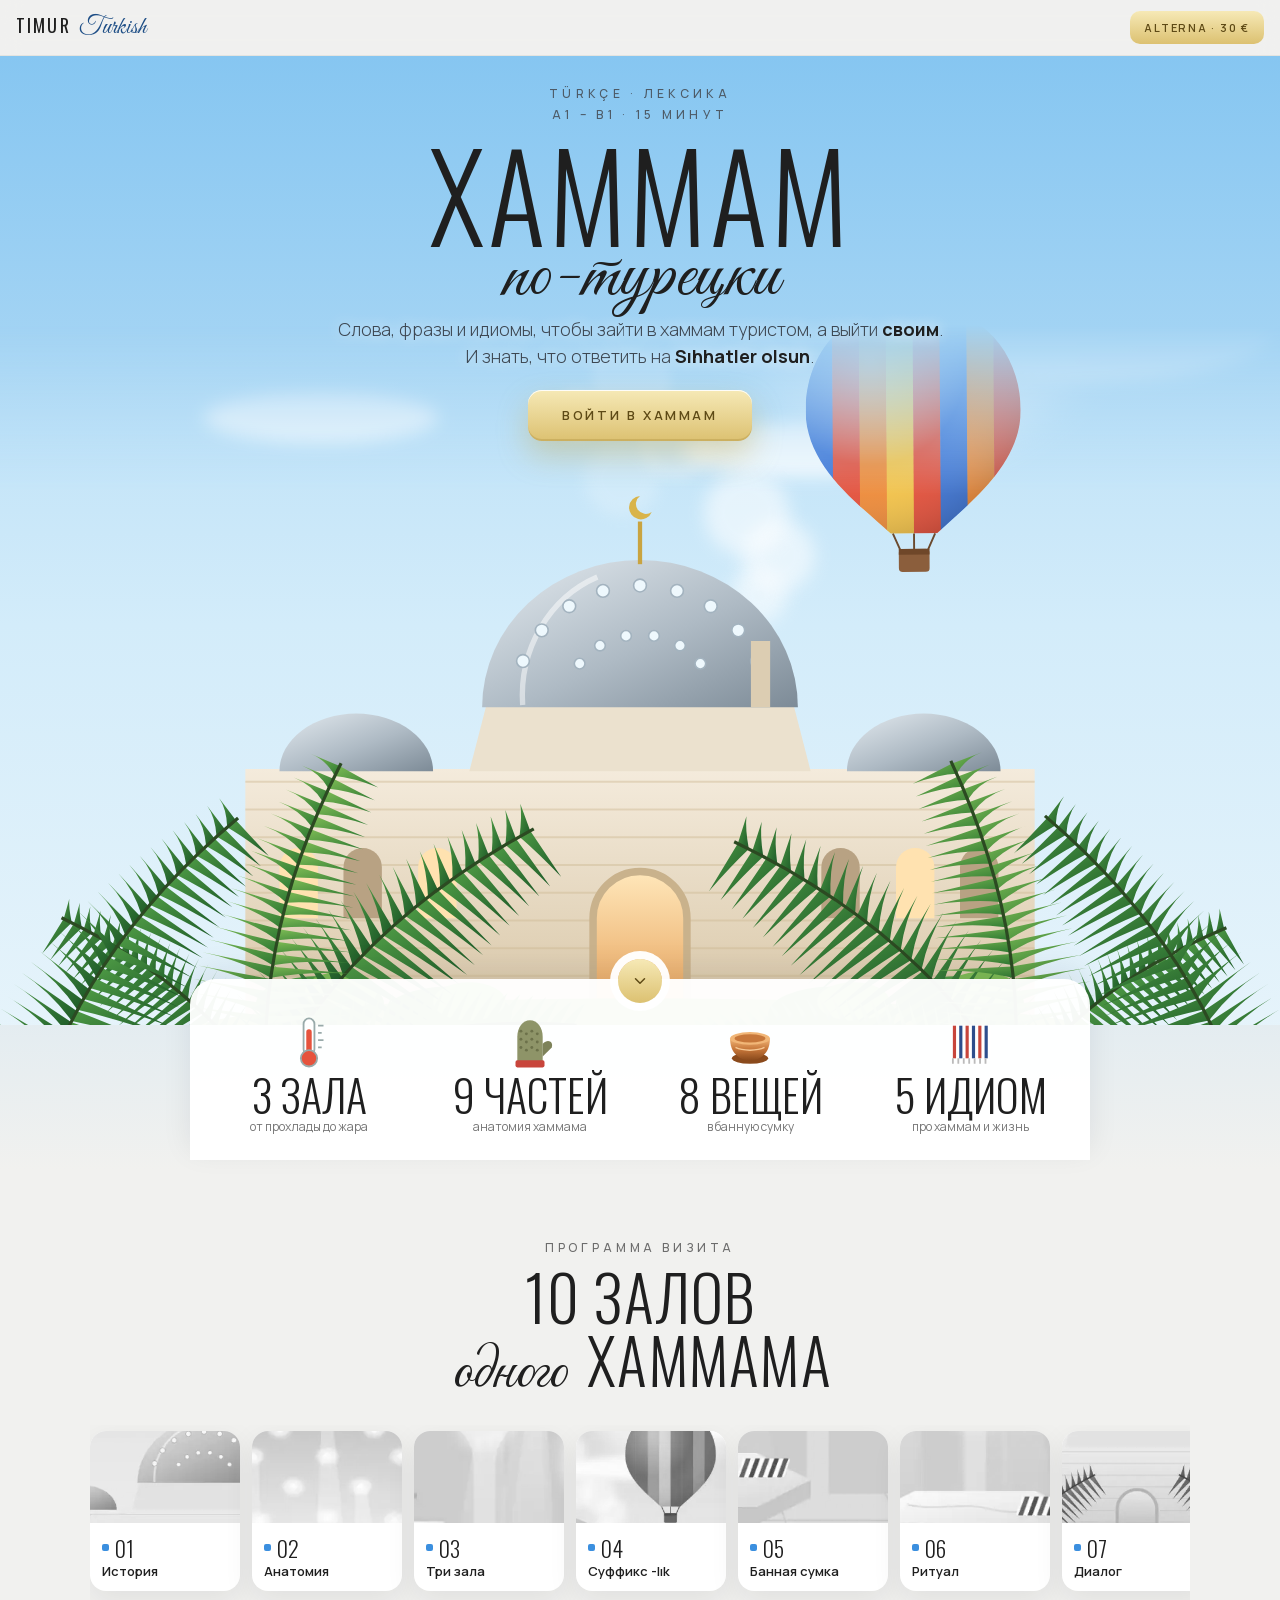
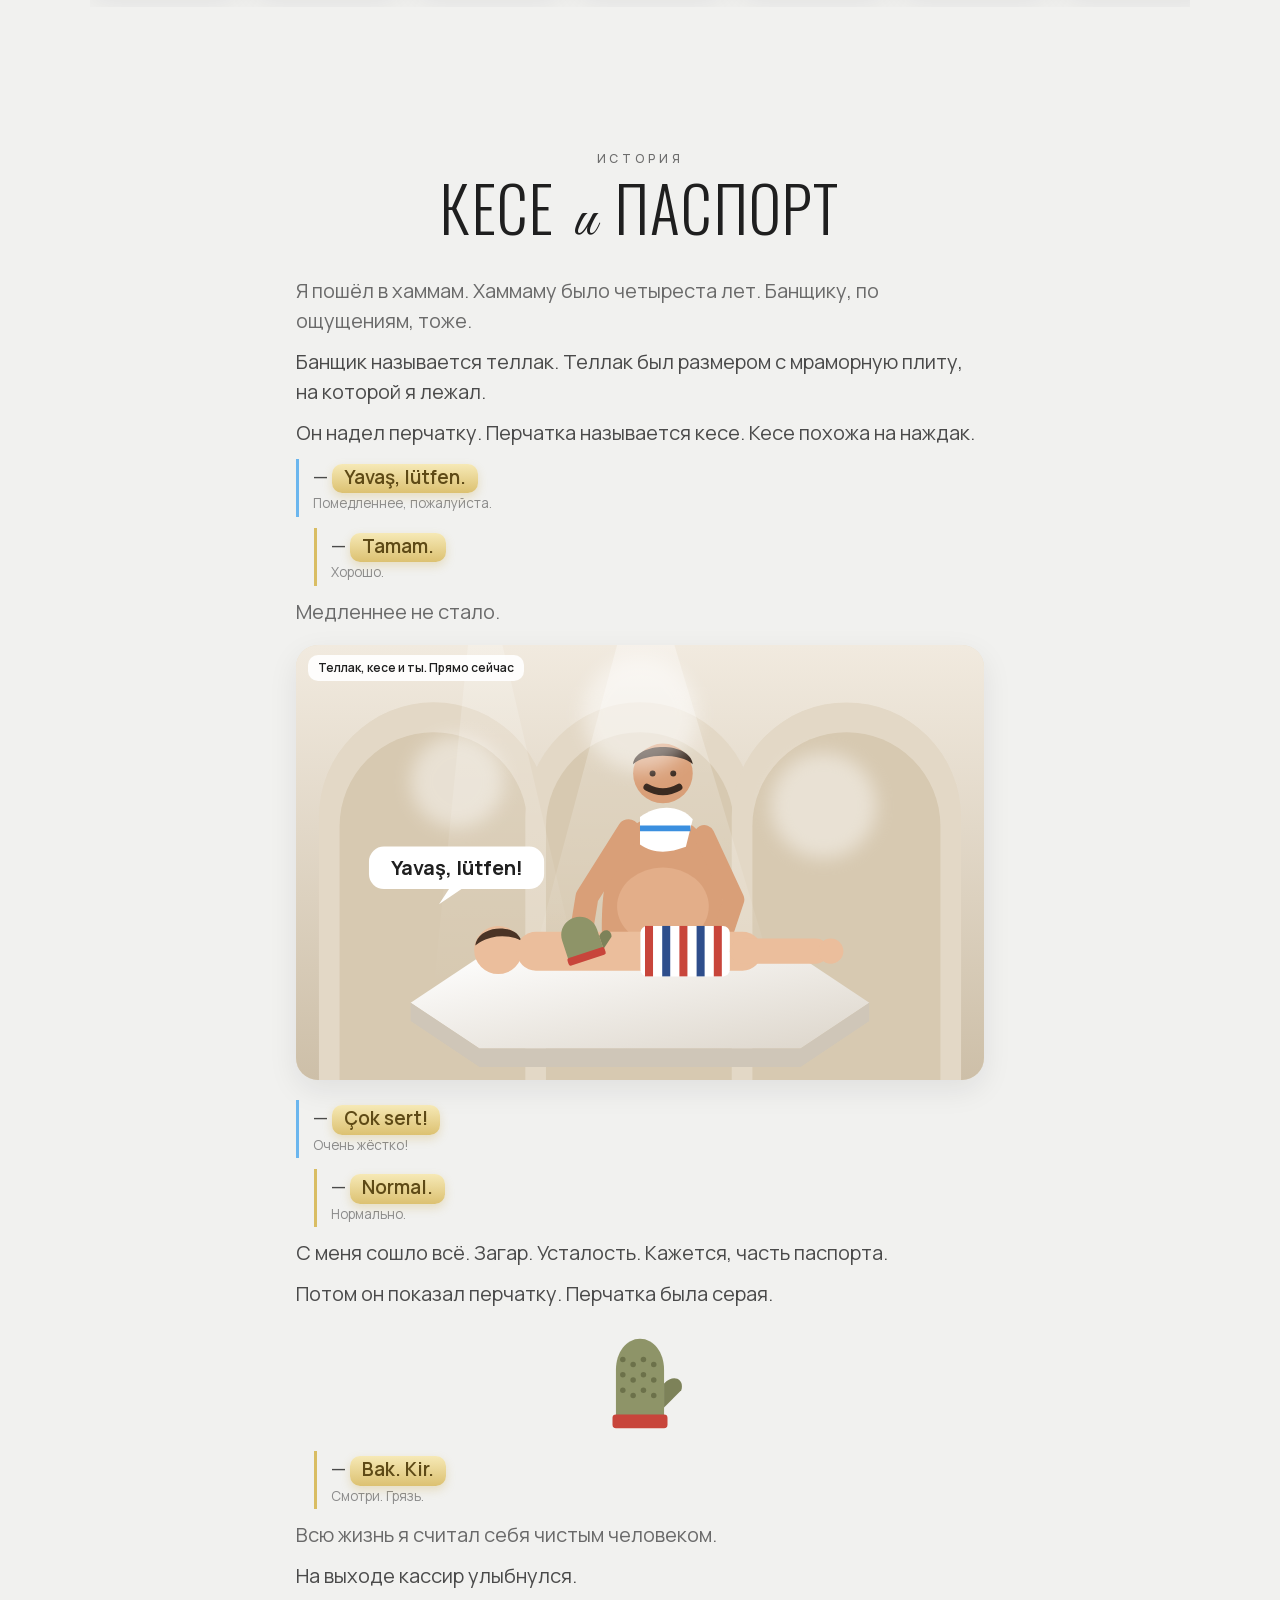
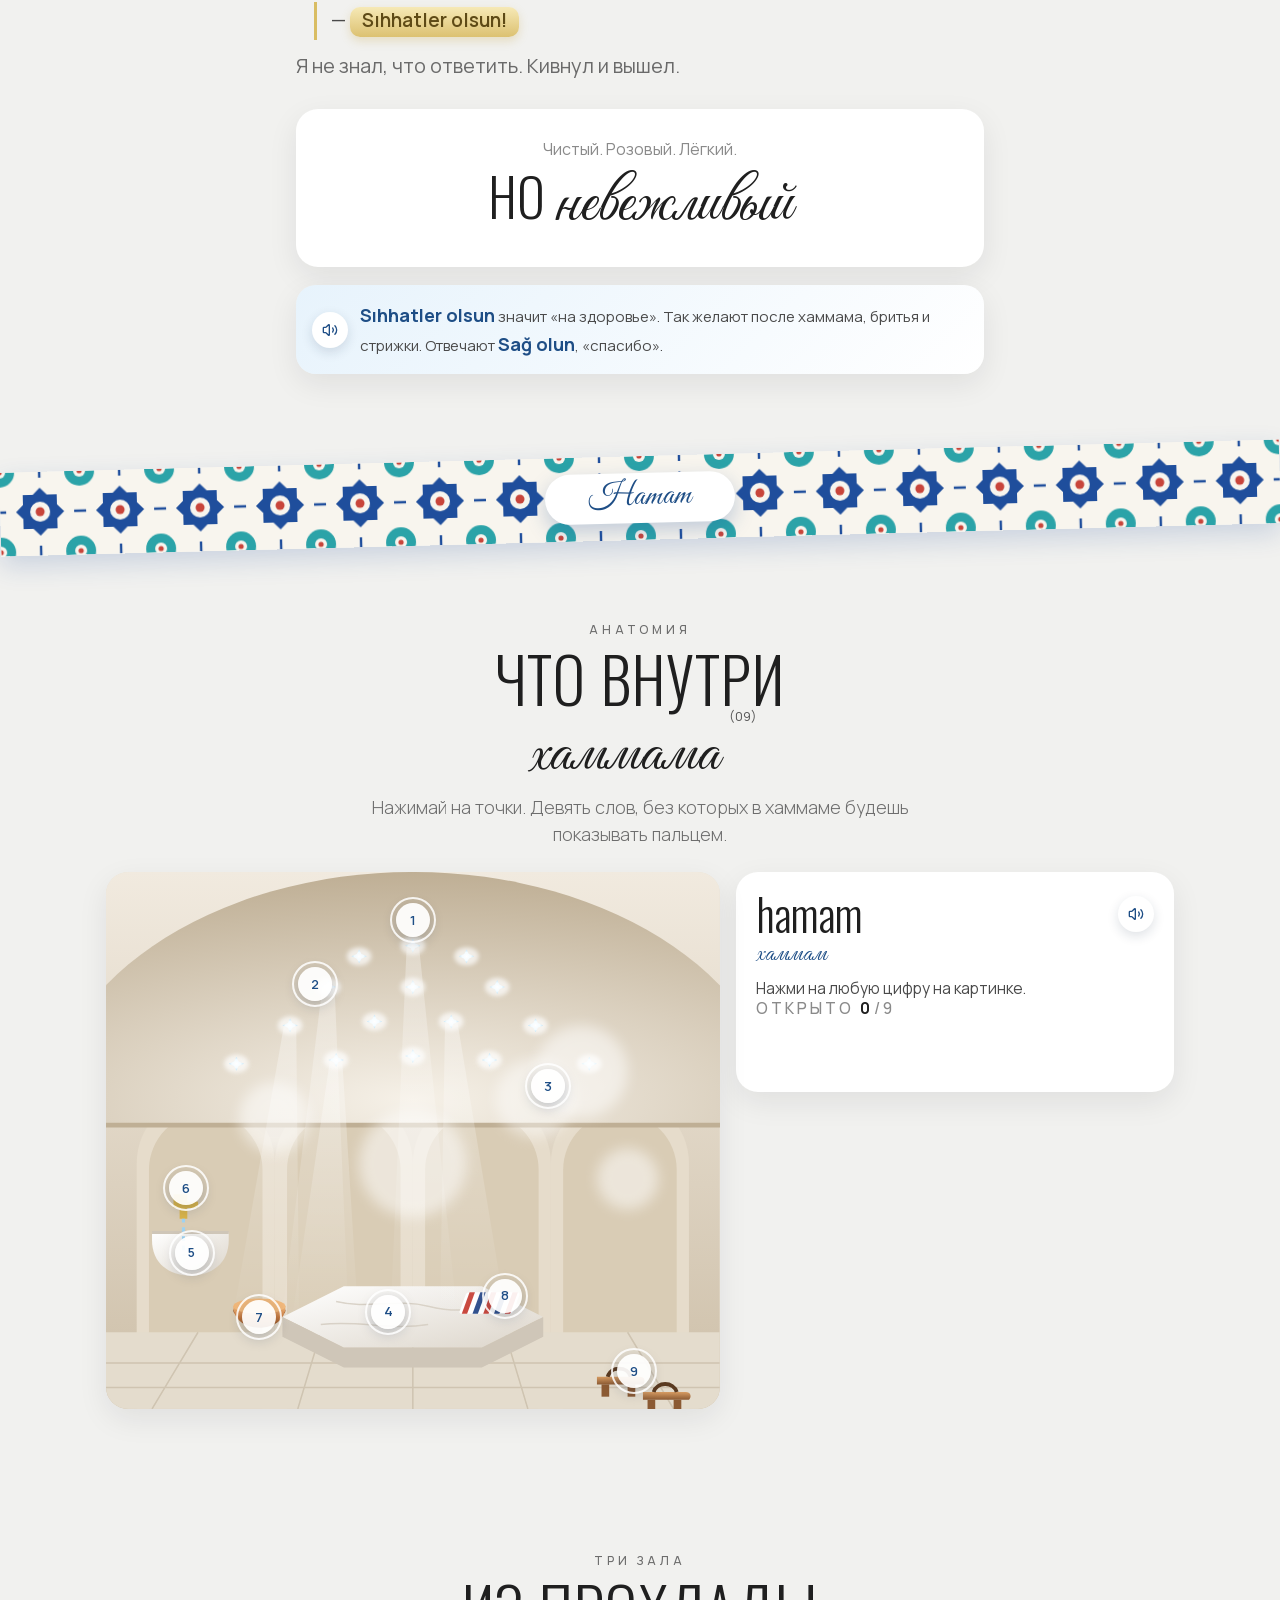
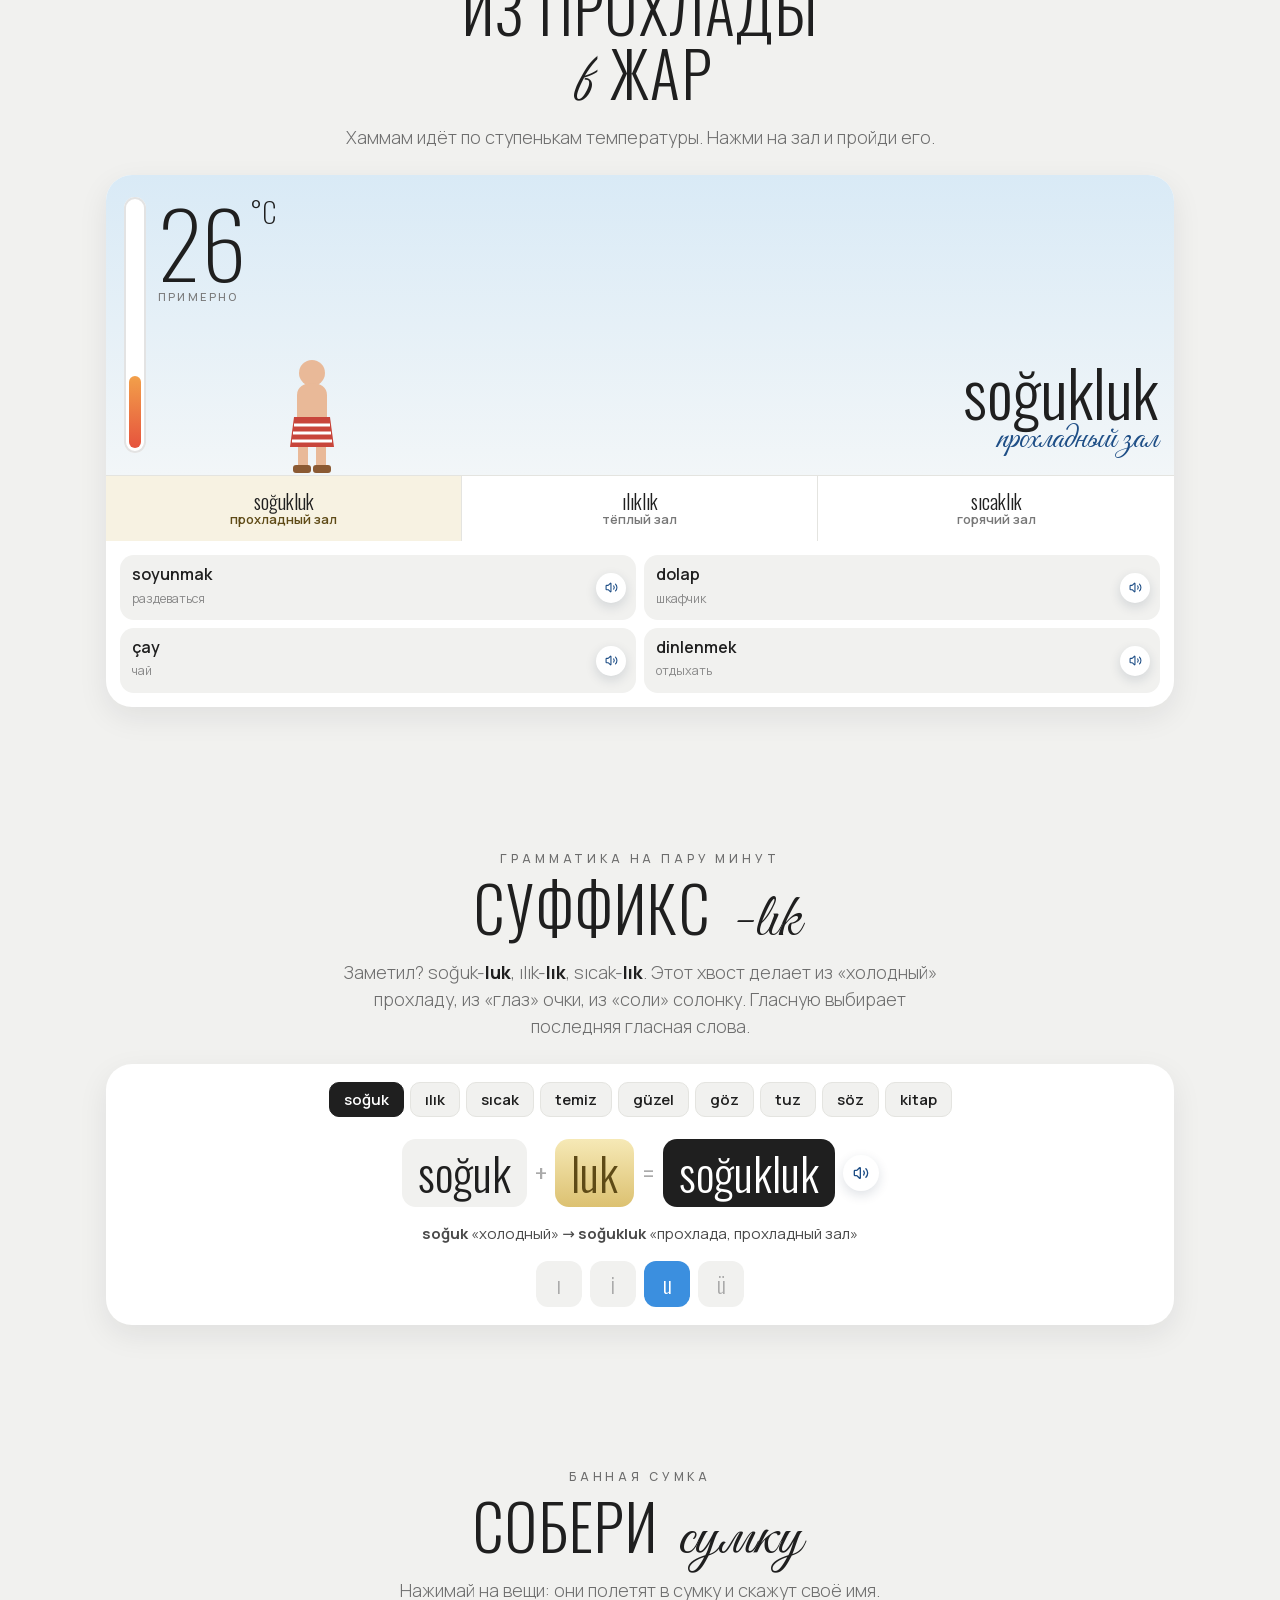
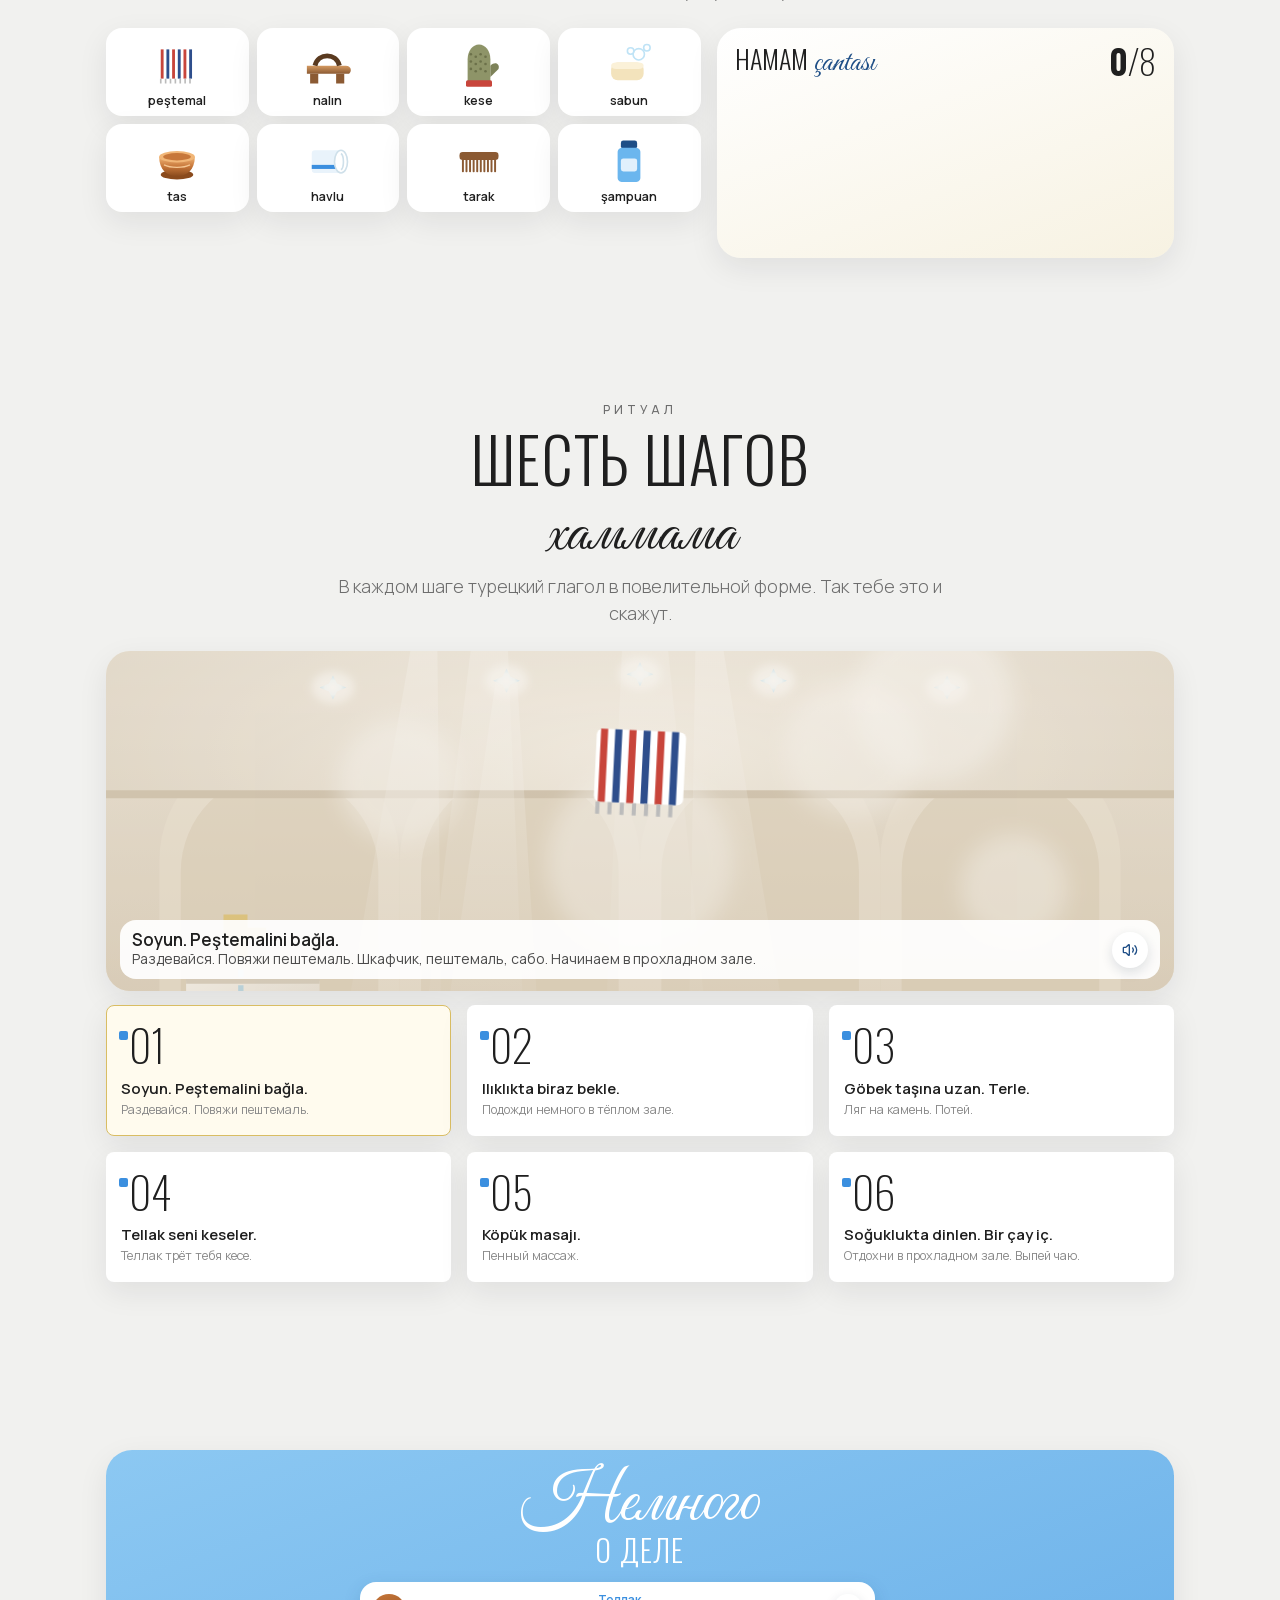
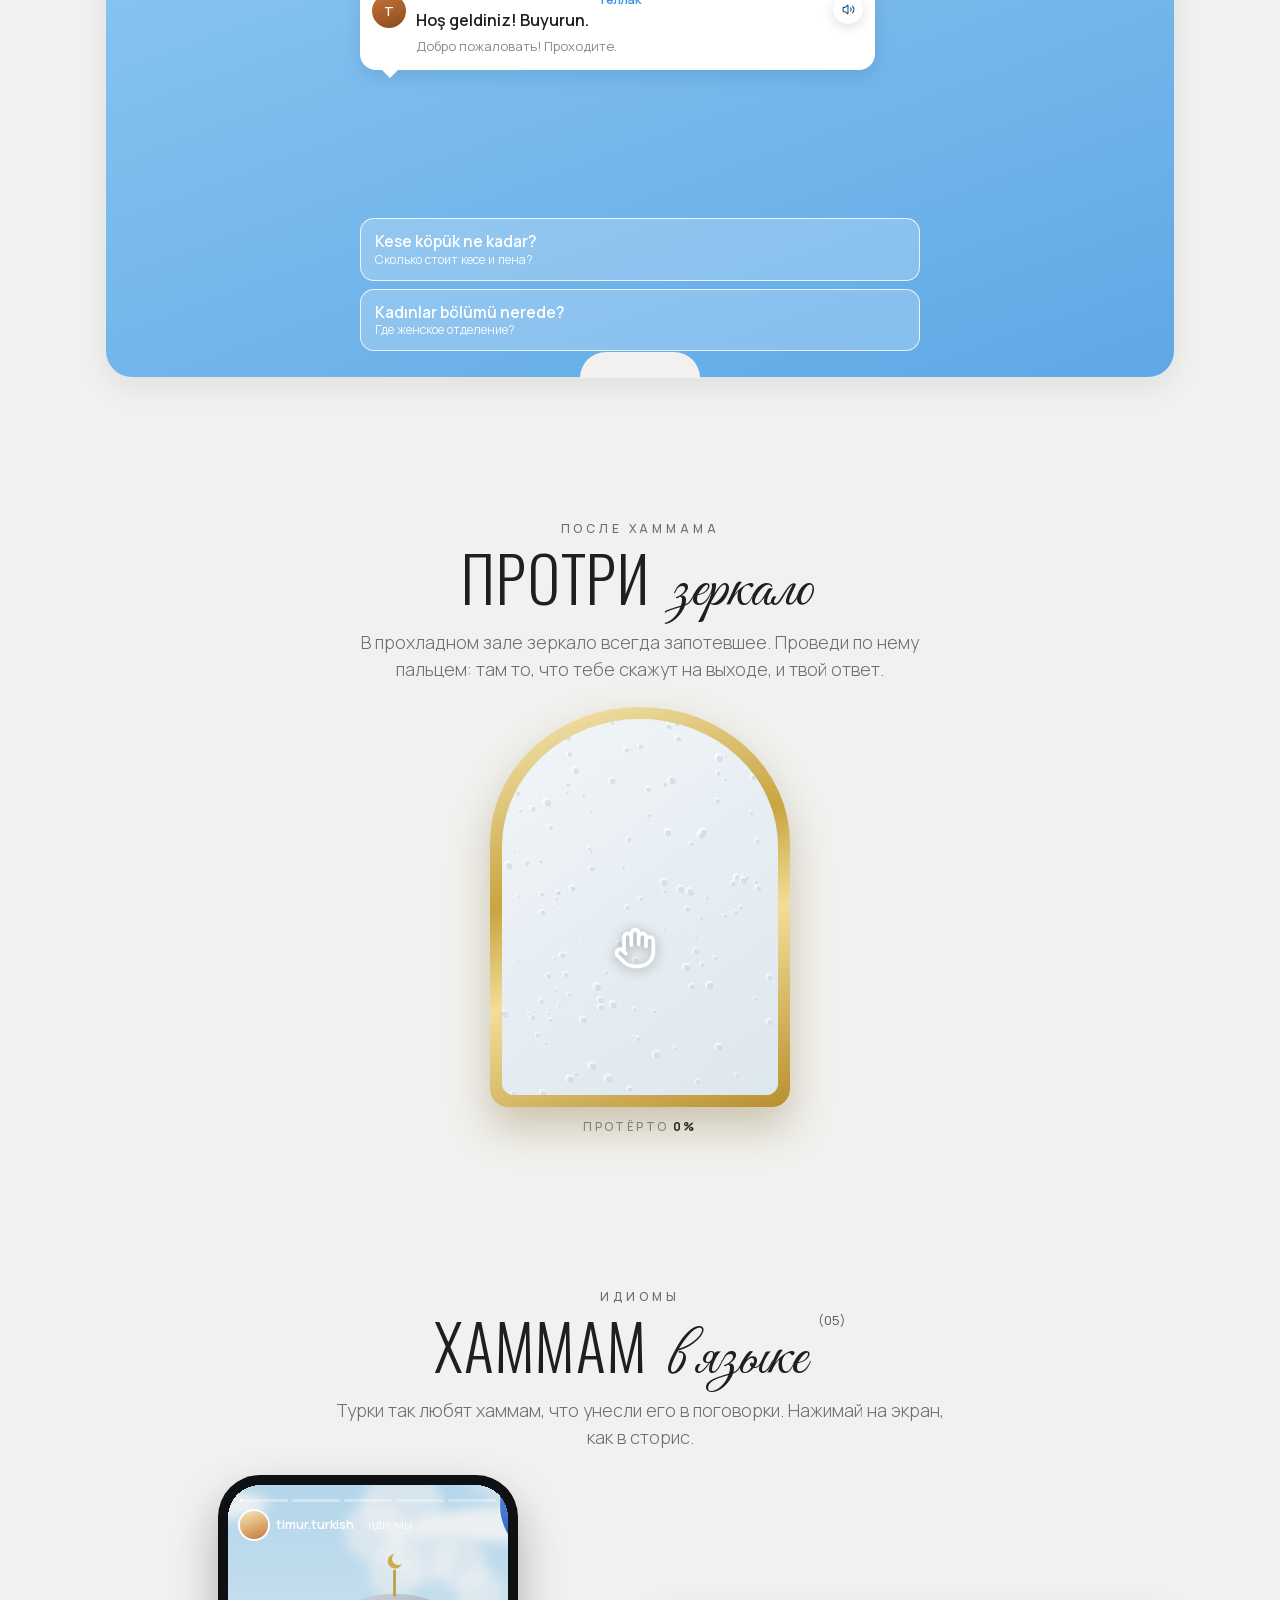
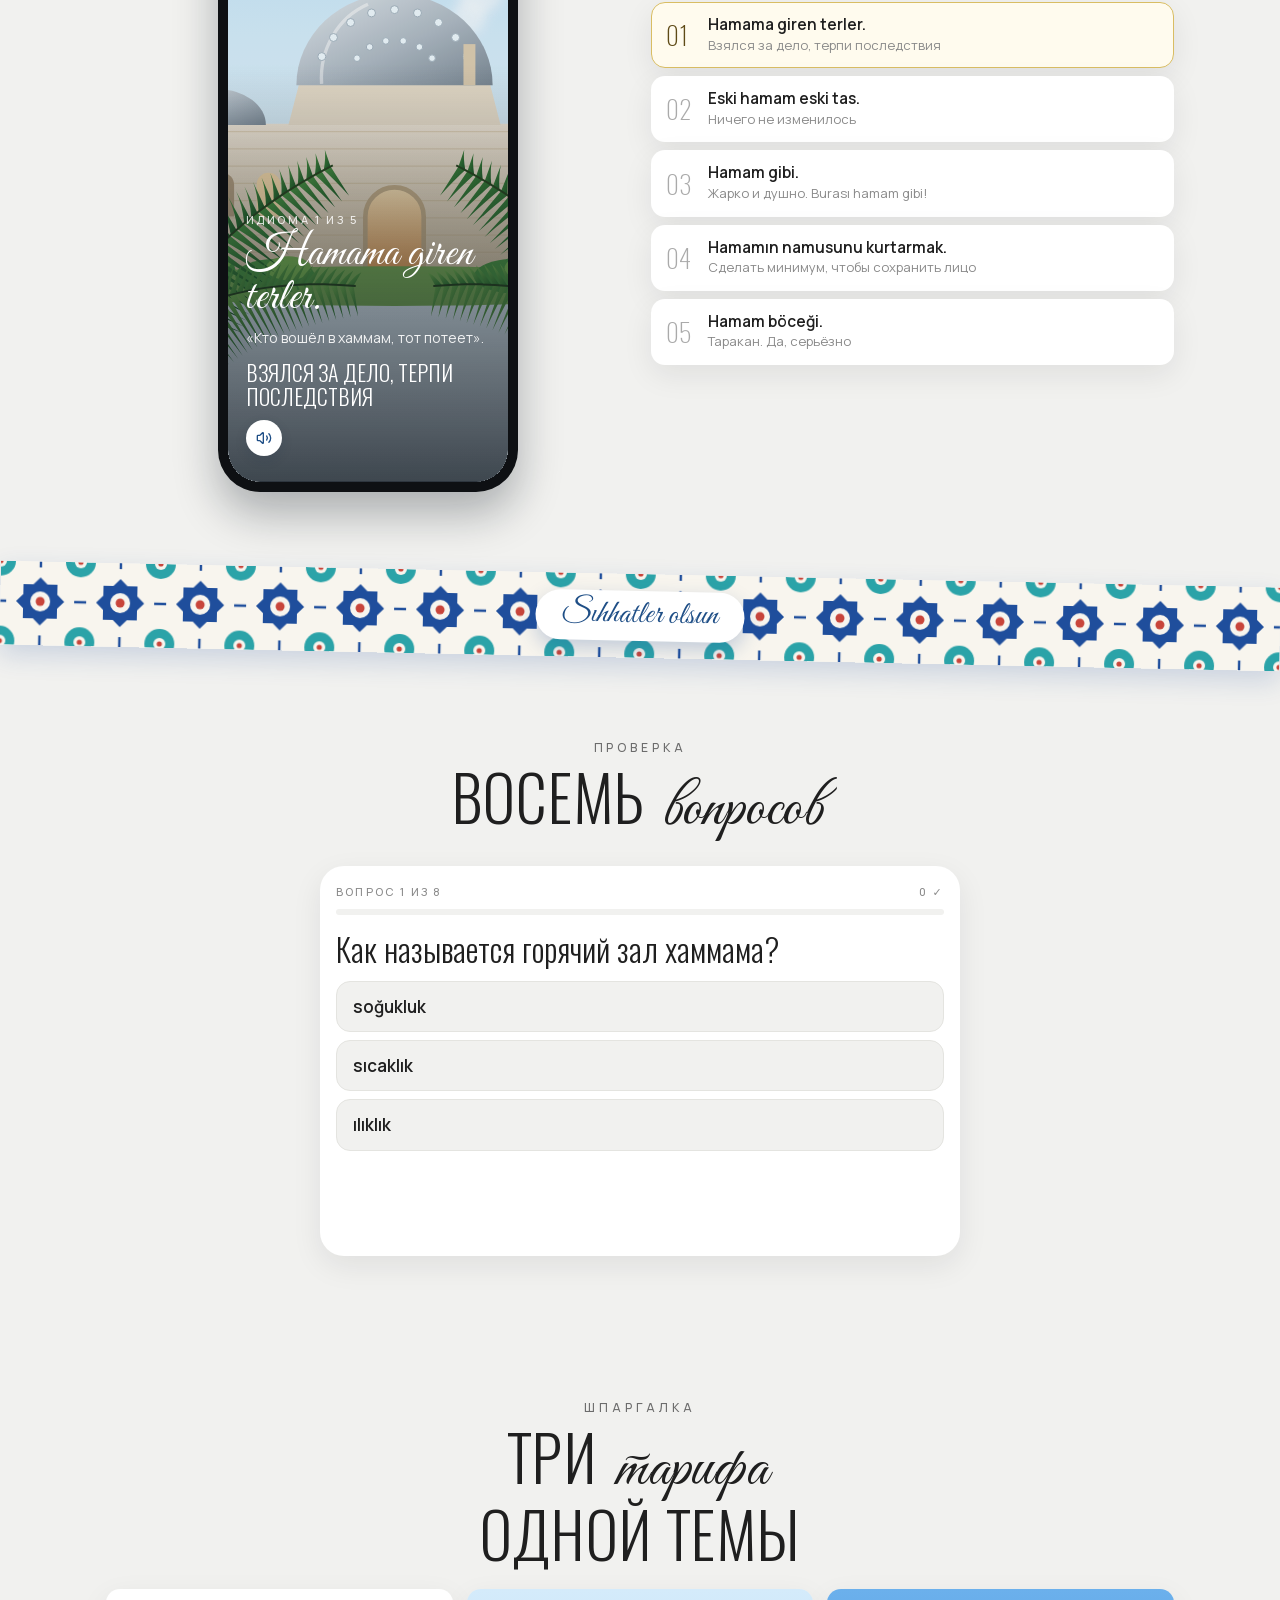
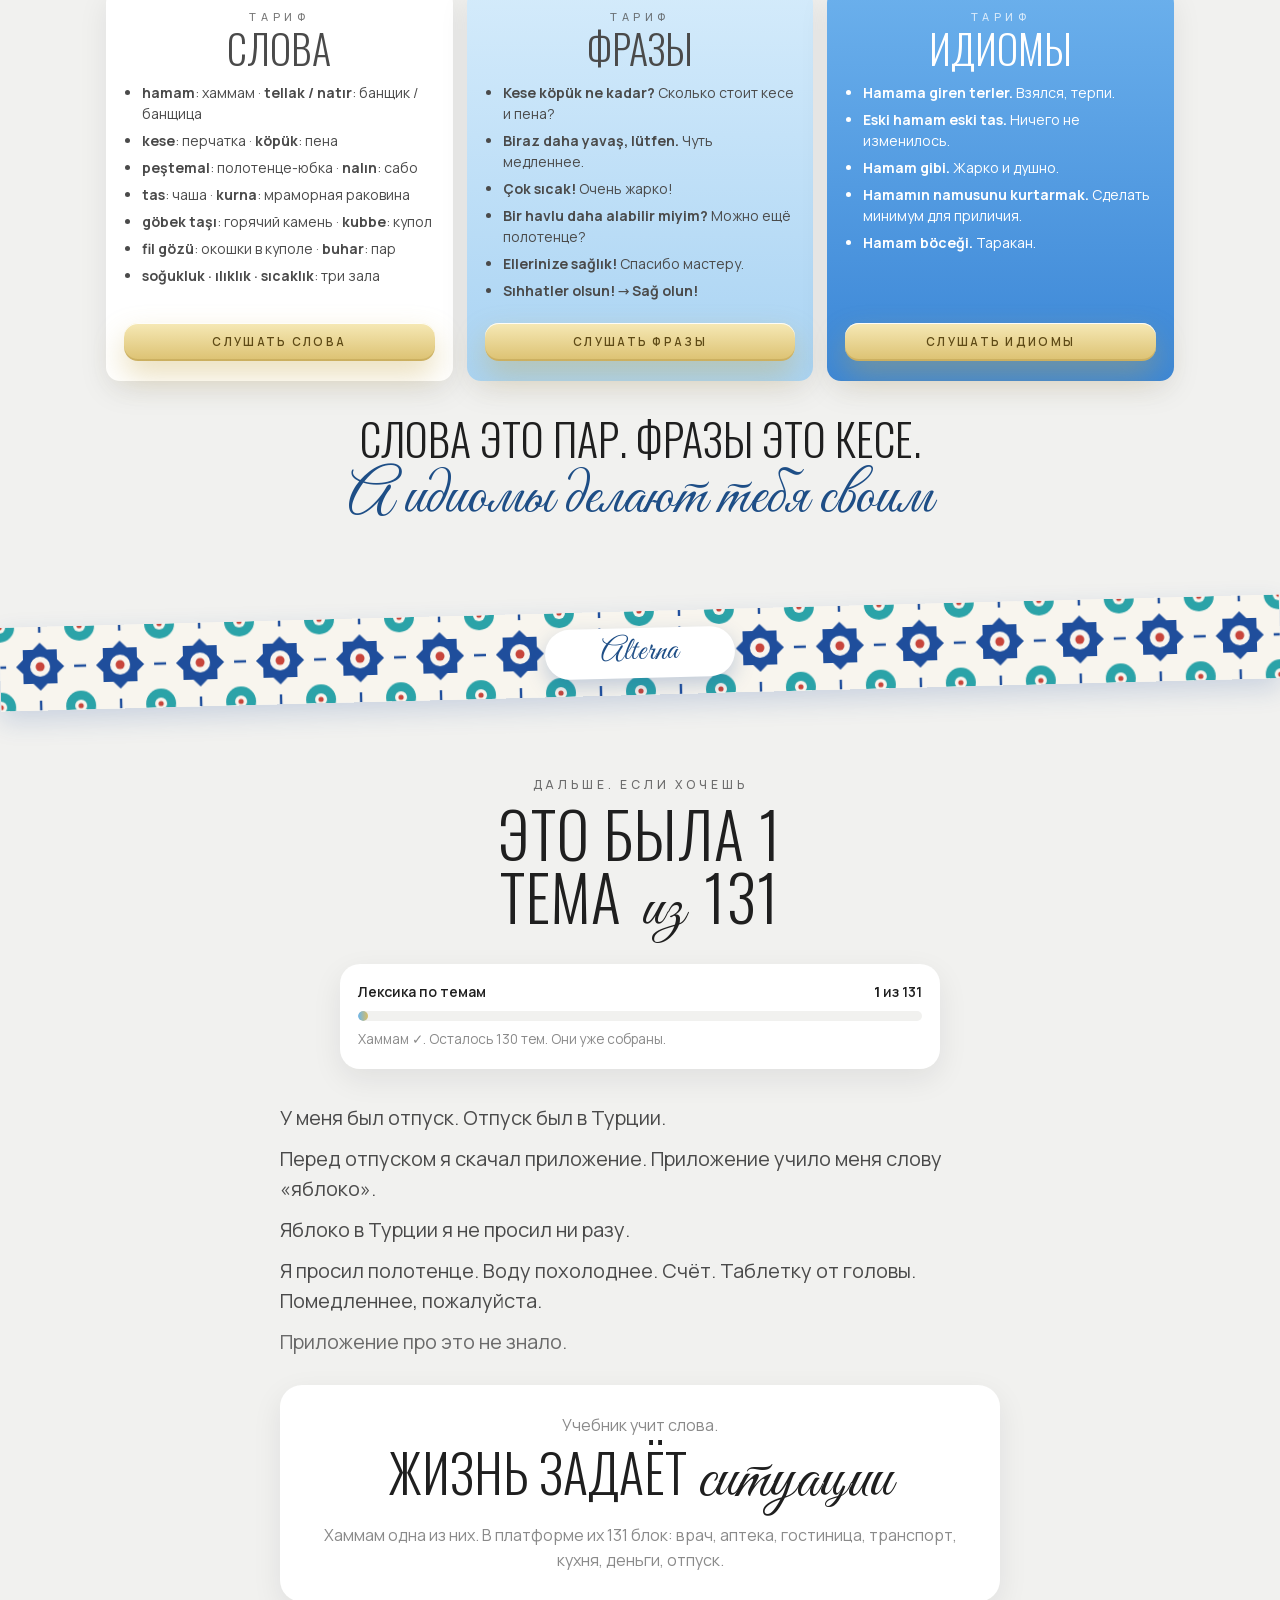
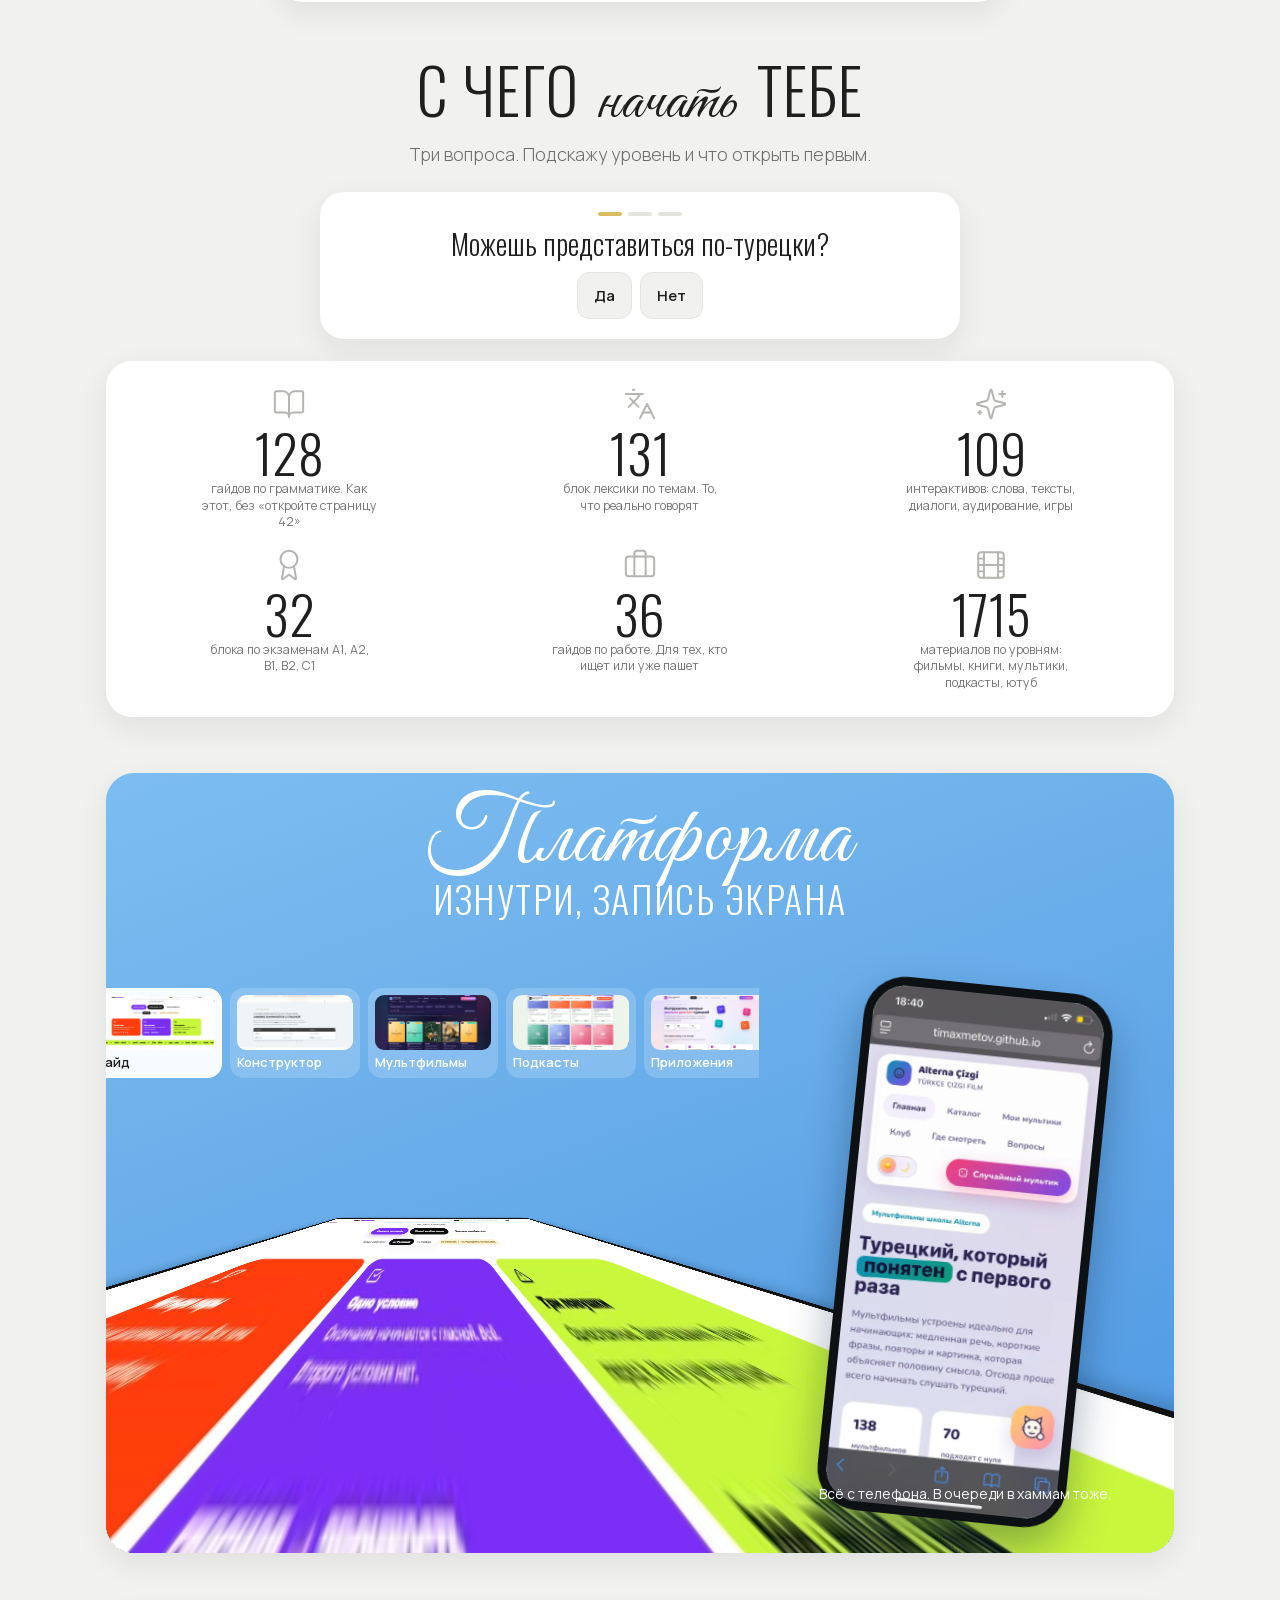
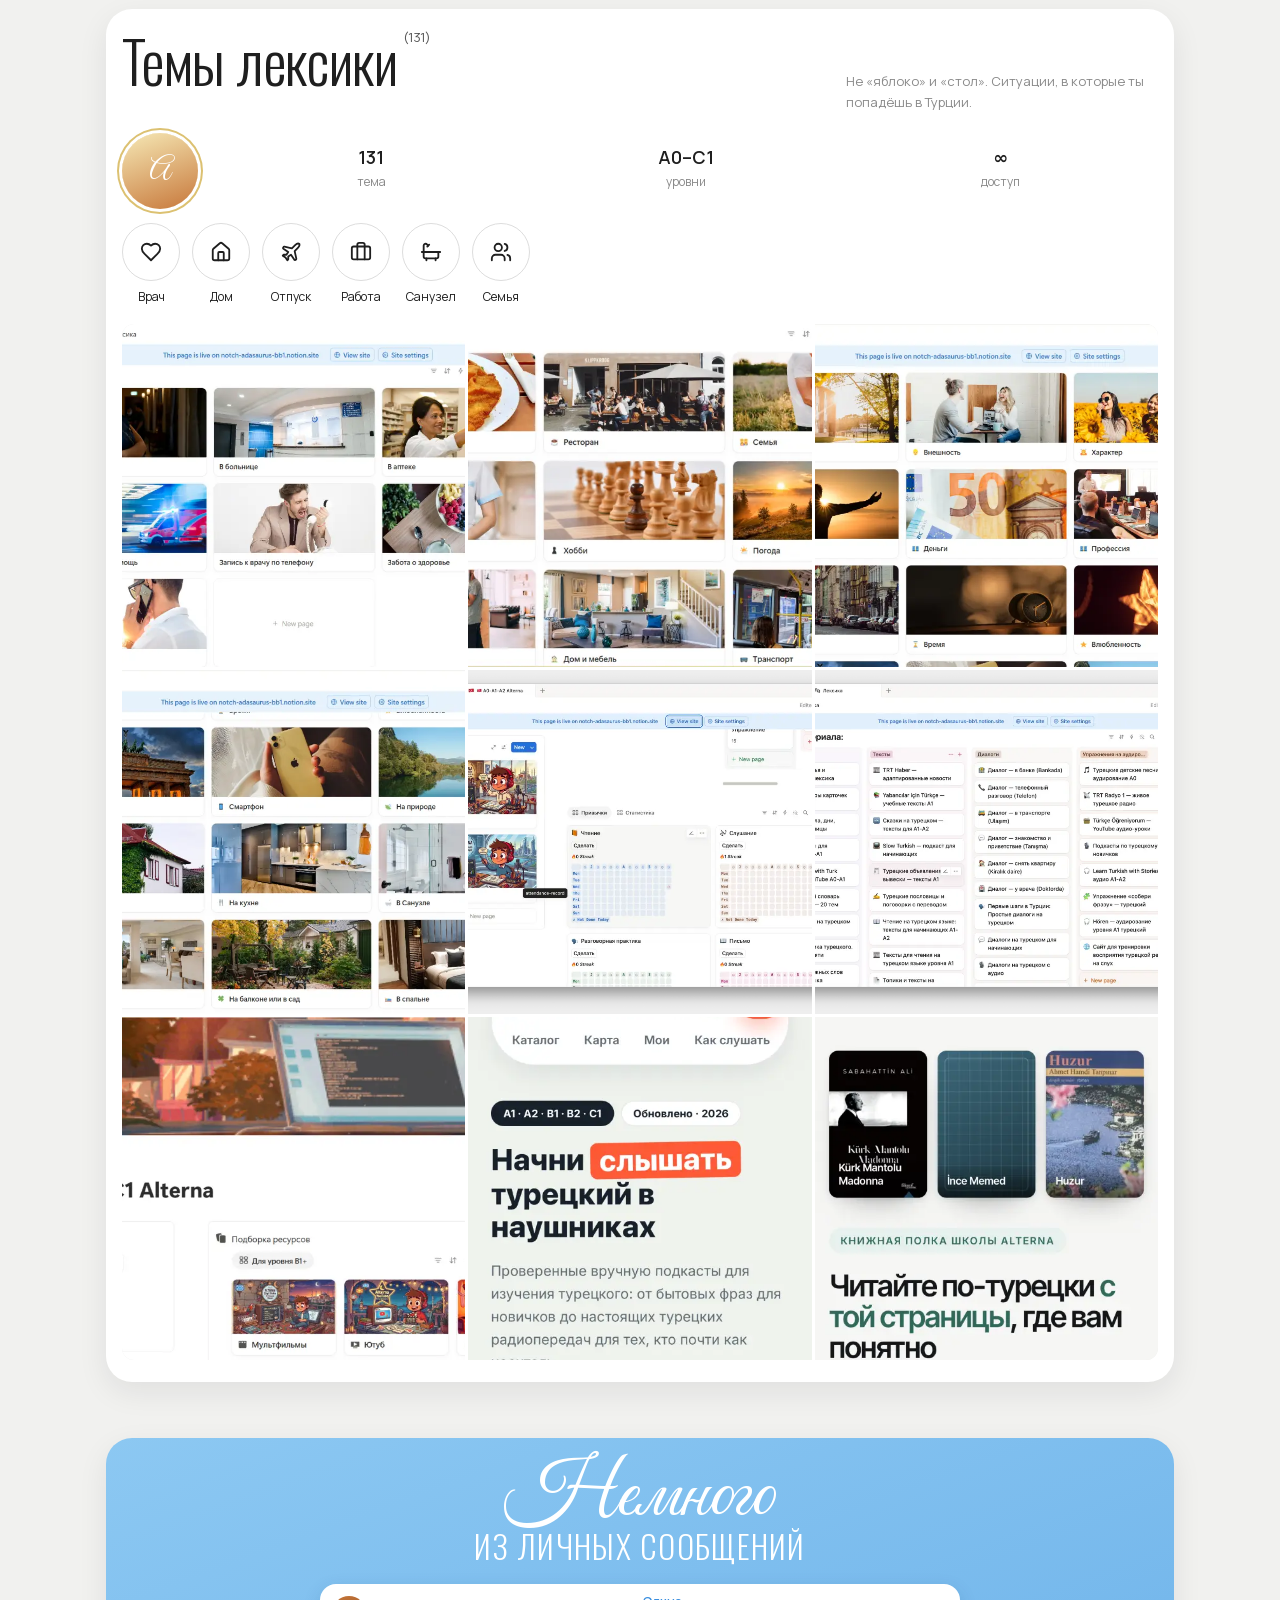
<file: index.html>
<!doctype html>
<html lang="ru">
<head>
<meta charset="utf-8">
<meta name="viewport" content="width=device-width,initial-scale=1,viewport-fit=cover">
<meta name="description" content="Хаммам по-турецки: анатомия хаммама, три зала, суффикс -lık, ритуал, диалог с банщиком, идиомы, квиз и озвучка. Timur Turkish.">
<meta name="theme-color" content="#F1F1EF">
<meta property="og:type" content="website">
<meta property="og:title" content="Хаммам по-турецки: слова, фразы и идиомы">
<meta property="og:description" content="Хаммам по-турецки: анатомия хаммама, три зала, суффикс -lık, ритуал, диалог с банщиком, идиомы, квиз и озвучка. Timur Turkish.">
<meta property="og:image" content="https://stellasdeutsch-dev.github.io/turkce-hamam/assets/media/cover.jpg">
<meta property="og:image:width" content="1200">
<meta property="og:image:height" content="630">
<meta name="twitter:card" content="summary_large_image">
<meta name="twitter:image" content="https://stellasdeutsch-dev.github.io/turkce-hamam/assets/media/cover.jpg">
<link rel="icon" href="data:image/svg+xml,%3Csvg xmlns='http://www.w3.org/2000/svg' viewBox='0 0 64 64'%3E%3Crect width='64' height='64' rx='16' fill='%230F4C7E'/%3E%3Cpath d='M14 40C22 22 40 14 52 16C46 32 30 44 14 40Z' fill='%238ED15C'/%3E%3C/svg%3E">
<script defer src="assets/gsap-bundle.min.js"></script>
<title>Хаммам по-турецки: слова, фразы и идиомы</title>
<link rel="preload" href="assets/fonts/oswald-cyrillic.woff2" as="font" type="font/woff2" crossorigin>
<link rel="preload" href="assets/fonts/manrope-cyrillic.woff2" as="font" type="font/woff2" crossorigin>
<link rel="preload" href="assets/fonts/greatvibes-cyrillic.woff2" as="font" type="font/woff2" crossorigin>
<style>
@font-face{font-family: 'Great Vibes';font-style: normal;font-weight: 400;font-display: swap;src: url(assets/fonts/greatvibes-cyrillic.woff2) format('woff2');unicode-range: U+0301, U+0400-045F, U+0490-0491, U+04B0-04B1, U+2116;}
@font-face{font-family: 'Great Vibes';font-style: normal;font-weight: 400;font-display: swap;src: url(assets/fonts/greatvibes-latin-ext.woff2) format('woff2');unicode-range: U+0100-02BA, U+02BD-02C5, U+02C7-02CC, U+02CE-02D7, U+02DD-02FF, U+0304, U+0308, U+0329, U+1D00-1DBF, U+1E00-1E9F, U+1EF2-1EFF, U+2020, U+20A0-20AB, U+20AD-20C4, U+2113, U+2C60-2C7F, U+A720-A7FF;}
@font-face{font-family: 'Great Vibes';font-style: normal;font-weight: 400;font-display: swap;src: url(assets/fonts/greatvibes-latin.woff2) format('woff2');unicode-range: U+0000-00FF, U+0131, U+0152-0153, U+02BB-02BC, U+02C6, U+02DA, U+02DC, U+0304, U+0308, U+0329, U+2000-206F, U+20AC, U+2122, U+2191, U+2193, U+2212, U+2215, U+FEFF, U+FFFD;}
@font-face{font-family: 'Manrope';font-style: normal;font-weight: 200 800;font-display: swap;src: url(assets/fonts/manrope-cyrillic.woff2) format('woff2');unicode-range: U+0301, U+0400-045F, U+0490-0491, U+04B0-04B1, U+2116;}
@font-face{font-family: 'Manrope';font-style: normal;font-weight: 200 800;font-display: swap;src: url(assets/fonts/manrope-latin-ext.woff2) format('woff2');unicode-range: U+0100-02BA, U+02BD-02C5, U+02C7-02CC, U+02CE-02D7, U+02DD-02FF, U+0304, U+0308, U+0329, U+1D00-1DBF, U+1E00-1E9F, U+1EF2-1EFF, U+2020, U+20A0-20AB, U+20AD-20C4, U+2113, U+2C60-2C7F, U+A720-A7FF;}
@font-face{font-family: 'Manrope';font-style: normal;font-weight: 200 800;font-display: swap;src: url(assets/fonts/manrope-latin.woff2) format('woff2');unicode-range: U+0000-00FF, U+0131, U+0152-0153, U+02BB-02BC, U+02C6, U+02DA, U+02DC, U+0304, U+0308, U+0329, U+2000-206F, U+20AC, U+2122, U+2191, U+2193, U+2212, U+2215, U+FEFF, U+FFFD;}
@font-face{font-family: 'Oswald';font-style: normal;font-weight: 200 700;font-display: swap;src: url(assets/fonts/oswald-cyrillic.woff2) format('woff2');unicode-range: U+0301, U+0400-045F, U+0490-0491, U+04B0-04B1, U+2116;}
@font-face{font-family: 'Oswald';font-style: normal;font-weight: 200 700;font-display: swap;src: url(assets/fonts/oswald-latin-ext.woff2) format('woff2');unicode-range: U+0100-02BA, U+02BD-02C5, U+02C7-02CC, U+02CE-02D7, U+02DD-02FF, U+0304, U+0308, U+0329, U+1D00-1DBF, U+1E00-1E9F, U+1EF2-1EFF, U+2020, U+20A0-20AB, U+20AD-20C4, U+2113, U+2C60-2C7F, U+A720-A7FF;}
@font-face{font-family: 'Oswald';font-style: normal;font-weight: 200 700;font-display: swap;src: url(assets/fonts/oswald-latin.woff2) format('woff2');unicode-range: U+0000-00FF, U+0131, U+0152-0153, U+02BB-02BC, U+02C6, U+02DA, U+02DC, U+0304, U+0308, U+0329, U+2000-206F, U+20AC, U+2122, U+2191, U+2193, U+2212, U+2215, U+FEFF, U+FFFD;}
:root{--bg:#F1F1EF;--card:#fff;--ink:#1F1F1F;--txt:#4A4A4A;--mute:#8A8A8A;--line:#E4E4E0;--blue:#3B8FDF;--blue2:#6BB6EE;--sky:#CFE8F9;--navy:#1E4E86;--g1:#F4E6AC;--g2:#D9BD63;--gt:#5E4A16;--green:#2E7D32;--copper:#C7773A;--red:#C8453B;--fh:'Oswald','Arial Narrow',sans-serif;--fb:'Manrope',system-ui,-apple-system,'Segoe UI',sans-serif;--fs:'Great Vibes',cursive;--gut:16px;--sh:0 10px 30px rgba(20,30,40,.08)}
*{box-sizing:border-box}
html{background:var(--bg);color:var(--txt);font:400 16px/1.6 var(--fb);-webkit-text-size-adjust:100%;scroll-behavior:smooth;scroll-padding-top:64px}
body{margin:0;background:var(--bg)}
main{overflow-x:clip}
img,video{max-width:100%;display:block}
a{color:inherit}
button{font:inherit;color:inherit;cursor:pointer;border:0;background:none;padding:0;-webkit-tap-highlight-color:transparent}
.wrap{max-width:1100px;margin:0 auto;padding:0 var(--gut)}
.narrow{max-width:720px}
section{padding:72px 0;position:relative}
.ic{width:1em;height:1em;stroke:currentColor;fill:none;stroke-width:2;stroke-linecap:round;stroke-linejoin:round;flex:none;display:inline-block;vertical-align:-.14em}
.eyb{font:500 12px/1.4 var(--fb);letter-spacing:.32em;text-transform:uppercase;color:#6c6c6c;text-align:center;margin:0}
.ttl{font:300 clamp(32px,9vw,62px)/1.02 var(--fh);text-transform:uppercase;letter-spacing:.02em;color:var(--ink);text-align:center;margin:8px auto 6px;max-width:16ch;text-wrap:balance}
.ttl .wd{display:inline-block}
.ttl sup{font:400 13px/1 var(--fb);letter-spacing:0;vertical-align:top;margin-left:6px;color:#555}
.scr{font-family:var(--fs);text-transform:none;letter-spacing:0;font-weight:400}
.sub{font:300 clamp(15px,4vw,18px)/1.5 var(--fb);color:#6d6d6d;text-align:center;max-width:34em;margin:0 auto 6px}
.sub b{font-weight:700;color:var(--ink)}
.tw{color:var(--blue);font-weight:700}
.say{width:36px;height:36px;border-radius:50%;background:#fff;color:var(--navy);display:inline-grid;place-items:center;box-shadow:0 4px 12px rgba(20,40,70,.14);flex:none;font-size:16px;transition:background .2s,color .2s}
.say.on{background:var(--blue);color:#fff}
.no-tts .say{display:none}
/* gold button */
.gb{position:relative;overflow:hidden;display:inline-flex;align-items:center;justify-content:center;gap:10px;padding:19px 34px;border-radius:14px;background:linear-gradient(180deg,#F6E9B6,#DCC171);color:var(--gt);font:600 13px/1 var(--fb);letter-spacing:.2em;text-transform:uppercase;text-decoration:none;box-shadow:0 14px 30px rgba(201,168,76,.38),inset 0 1px 0 rgba(255,255,255,.9),inset 0 -2px 0 rgba(150,120,40,.25);transition:scale .2s}
.gb:hover{scale:1.03}.gb:active{scale:.97}
.gb::after{content:"";position:absolute;top:0;bottom:0;width:40%;left:-60%;background:linear-gradient(100deg,transparent,rgba(255,255,255,.75),transparent);animation:sheen 3.2s ease-in-out infinite}
@keyframes sheen{0%,55%{left:-60%}100%{left:130%}}
.gb.sm{padding:13px 20px;font-size:11.5px}
.gb.wide{width:100%}
.ctas{display:flex;flex-wrap:wrap;gap:12px;justify-content:center;margin:20px 0 4px}
.gcirc{width:46px;height:46px;border-radius:50%;display:grid;place-items:center;background:linear-gradient(180deg,#F6E9B6,#DCC171);color:var(--gt);font-size:20px;box-shadow:0 8px 18px rgba(201,168,76,.35);text-decoration:none}
/* bar */
.bar{position:sticky;top:0;z-index:50;height:56px;display:flex;align-items:center;justify-content:space-between;padding:0 var(--gut);background:rgba(241,241,239,.94);border-bottom:1px solid var(--line)}
@media(min-width:900px){.bar{backdrop-filter:blur(10px);-webkit-backdrop-filter:blur(10px);background:rgba(241,241,239,.8)}}
.logo{display:flex;align-items:baseline;gap:8px;text-decoration:none;color:var(--ink);font:400 18px/1 var(--fh);letter-spacing:.12em;text-transform:uppercase}
.logo i{font:400 24px/1 var(--fs);letter-spacing:0;text-transform:none;color:var(--navy);font-style:normal}
.bar-cta{font:600 11px/1 var(--fb);letter-spacing:.16em;text-transform:uppercase;text-decoration:none;color:var(--gt);background:linear-gradient(180deg,#F6E9B6,#DCC171);padding:11px 14px;border-radius:10px;white-space:nowrap}
.rail{position:absolute;left:0;right:0;bottom:-1px;height:3px;background:transparent}
.rail i{display:block;height:100%;width:calc(var(--p,0)*100%);background:linear-gradient(90deg,var(--blue2),var(--g2))}
/* hero */
.hero{padding:0 0 10px;position:relative;text-align:center}
.hero{background:linear-gradient(180deg,#86C6F1 0%,#B9DEF6 45%,var(--bg) 100%)}
.hero .art{position:relative;z-index:0;height:clamp(460px,58vw,700px);margin-top:-120px;overflow:hidden;-webkit-mask-image:linear-gradient(180deg,transparent,#000 170px);mask-image:linear-gradient(180deg,transparent,#000 170px)}
@media(max-width:700px){.hero .balpos{transform:translate(-60px,40px) scale(.85)}}
.hero .art svg{width:100%;height:100%;display:block}
.hero-in{position:relative;z-index:2;padding:30px var(--gut) 0;max-width:820px;margin:0 auto}
.hero .eyb{color:#4d5a66;letter-spacing:.36em}
.hero .eyb+.eyb{margin-top:4px}
.h1{margin:14px 0 4px;font:300 clamp(54px,17vw,120px)/.92 var(--fh);text-transform:uppercase;letter-spacing:.03em;color:var(--ink)}
.h1 .scr{display:block;font-size:.62em;line-height:.9;color:var(--ink);margin-top:-.04em}
.hero .sub{color:#3d4752;text-shadow:0 0 14px rgba(255,255,255,.9)}
.hero-in>*{animation:rise .9s cubic-bezier(.2,.8,.2,1) both}
.hero-in>*:nth-child(2){animation-delay:.05s}.hero-in>*:nth-child(3){animation-delay:.12s}.hero-in>*:nth-child(4){animation-delay:.2s}.hero-in>*:nth-child(5){animation-delay:.28s}
@keyframes rise{from{opacity:0;transform:translateY(30px)}to{opacity:1;transform:none}}
.stats{position:relative;z-index:3;margin:-46px auto 0;width:min(100% - 2*var(--gut),900px);background:rgba(255,255,255,.96);border-radius:26px 26px 0 0;padding:34px 12px 26px;display:grid;grid-template-columns:repeat(2,1fr);gap:18px 6px;box-shadow:0 -10px 30px rgba(20,30,40,.08)}
@media(min-width:760px){.stats{grid-template-columns:repeat(4,1fr)}}
.stats .notch{position:absolute;left:50%;top:-20px;width:44px;height:44px;margin-left:-22px;border-radius:50%;background:linear-gradient(180deg,#F6E9B6,#DCC171);display:grid;place-items:center;color:var(--gt);box-shadow:0 0 0 8px rgba(255,255,255,.96);text-decoration:none;font-size:18px}
.st{display:flex;flex-direction:column;align-items:center;gap:2px}
.st svg.it{width:58px;height:58px;filter:grayscale(.9) contrast(1.1);opacity:.85;transition:filter .5s,opacity .5s}
.st.on svg.it{filter:none;opacity:1}
.st b{font:300 clamp(30px,8vw,44px)/1 var(--fh);color:var(--ink);text-transform:uppercase}
.st span{font:400 12px/1.25 var(--fb);color:#777;max-width:12em}
/* program */
.prog{padding-top:70px}
.pg{display:flex;gap:12px;overflow-x:auto;scroll-snap-type:x mandatory;margin:20px calc(-1*var(--gut)) 0;padding:6px var(--gut) 16px;scrollbar-width:none}
.pg::-webkit-scrollbar{display:none}
.pg a{flex:0 0 150px;scroll-snap-align:start;text-decoration:none;background:#fff;border-radius:16px;overflow:hidden;box-shadow:var(--sh)}
.pg .cv{display:block;height:92px;background:#cfe0ea url(assets/media/cover-hero.webp) no-repeat;background-size:360% auto;filter:grayscale(1);transition:filter .5s}
.pg .cv.in{background-image:url(assets/media/cover-int.webp)}
.pg a.on .cv{filter:none}
.pg .pt{padding:10px 12px 12px;display:block}
.pg b{display:block;font:300 22px/1 var(--fh);color:var(--ink)}
.pg b::before{content:"";display:inline-block;width:7px;height:7px;background:var(--blue);border-radius:2px;margin:0 6px 0 0;vertical-align:.35em}
.pg span{font:600 13px/1.25 var(--fb);color:var(--ink);display:block;margin-top:4px}
/* story */
.story{font-size:clamp(17px,4.6vw,20px);line-height:1.5;margin:22px auto 0}
.story p{margin:0 0 11px}
.story .nar{color:#6a6a6a}
.dl{padding:3px 0 3px 14px;border-left:3px solid var(--blue2)}
.dl.th{border-color:var(--g2);margin-left:18px}
.dl .ru{display:block;font-size:13.5px;color:var(--mute)}
.pill{display:inline-block;padding:2px 12px 4px;border-radius:10px;background:linear-gradient(180deg,#F6E9B6,#DCC171);color:var(--gt);font:600 .95em/1.25 var(--fb);box-shadow:0 4px 10px rgba(201,168,76,.28)}
.kese-wrap{display:flex;justify-content:center;margin:16px 0}
.kese-wrap svg{width:110px;height:110px}
.punch{margin:28px auto 0;padding:28px 20px;border-radius:22px;background:#fff;box-shadow:var(--sh);text-align:center}
.punch p{margin:0;color:var(--mute)}
.punch .big{font:300 clamp(30px,8.4vw,52px)/1.05 var(--fh);text-transform:uppercase;color:var(--ink);margin-top:6px}
.punch .big .scr{font-size:1.25em;text-transform:none}
.note{margin:18px auto 0;display:flex;gap:12px;align-items:center;background:linear-gradient(135deg,#E7F3FC,#fff);border-radius:20px;padding:16px;box-shadow:var(--sh)}
.note p{margin:0;font-size:15px}
.note b{font-size:18px;color:var(--navy)}
/* anatomy */
.anat{display:grid;gap:16px;margin-top:24px}
@media(min-width:900px){.anat{grid-template-columns:1.4fr 1fr;align-items:start}}
.ia{position:relative;aspect-ratio:8/7;border-radius:22px;overflow:hidden;box-shadow:var(--sh);background:#E9E2D6}
.ia svg{width:100%;height:100%;display:block}
.hs{position:absolute;width:34px;height:34px;margin:-17px 0 0 -17px;border-radius:50%;background:rgba(255,255,255,.92);color:var(--navy);display:grid;place-items:center;font:600 13px/1 var(--fb);box-shadow:0 4px 14px rgba(20,40,70,.25);z-index:2;transition:background .3s,color .3s}
.hs::after{content:"";position:absolute;inset:-6px;border-radius:50%;border:2px solid rgba(255,255,255,.85);animation:pulse 1.8s infinite}
.hs.on{background:linear-gradient(180deg,#F6E9B6,#DCC171);color:var(--gt)}.hs.on::after{animation:none;opacity:0}
.hs.cur{background:var(--navy);color:#fff}
@keyframes pulse{from{scale:.8;opacity:1}to{scale:1.4;opacity:0}}
.ia-card{background:#fff;border-radius:22px;padding:20px;box-shadow:var(--sh);min-height:220px}
.ia-card .w{display:flex;align-items:center;justify-content:space-between;gap:10px}
.ia-card h3{margin:0;font:300 clamp(30px,8vw,44px)/1 var(--fh);text-transform:lowercase;color:var(--ink)}
.ia-card .tr{font:400 26px/1.1 var(--fs);color:var(--navy);margin:4px 0 8px}
.ia-card p{margin:0;font-size:15.5px}
.ia-cnt{font:500 12px/1 var(--fb);letter-spacing:.2em;text-transform:uppercase;color:var(--mute);margin-top:14px}
.ia-cnt b{color:var(--ink)}
/* rooms */
.rm{margin-top:24px;border-radius:26px;overflow:hidden;box-shadow:var(--sh);background:#fff}
.rm-stage{position:relative;height:300px;overflow:hidden;transition:background .6s;background:linear-gradient(180deg,#D9EAF6,#F2F6F8)}
.rm-steam{position:absolute;inset:0;pointer-events:none}
.rm-steam i{position:absolute;border-radius:50%;background:#fff;filter:blur(16px);opacity:.0}
.rm-th{position:absolute;left:18px;top:22px;bottom:22px;width:22px;border-radius:12px;background:#fff;box-shadow:inset 0 0 0 2px #e3e3e3}
.rm-th i{position:absolute;left:5px;right:5px;bottom:5px;height:30%;border-radius:8px;background:linear-gradient(0deg,#E6533D,#F2A04A);transition:height .6s}
.rm-t{position:absolute;left:52px;top:22px;font:200 clamp(56px,16vw,90px)/1 var(--fh);color:var(--ink)}
.rm-t small{font-size:.32em;vertical-align:top;margin-left:4px}
.rm-t em{display:block;font:500 11px/1 var(--fb);letter-spacing:.2em;text-transform:uppercase;color:#777;font-style:normal;margin-top:4px}
.rm-name{position:absolute;right:16px;bottom:18px;left:52px;text-align:right}
.rm-name b{display:block;font:300 clamp(36px,10vw,64px)/1 var(--fh);text-transform:lowercase;color:var(--ink)}
.rm-name span{font:400 clamp(24px,6.4vw,34px)/1 var(--fs);color:var(--navy)}
.rm-fig{position:absolute;bottom:0;left:0;width:70px;height:120px;transition:left .7s cubic-bezier(.3,1.2,.5,1)}
.rm-tabs{display:grid;grid-template-columns:repeat(3,1fr);border-top:1px solid var(--line)}
.rm-tabs button{padding:14px 4px;font:600 13px/1.2 var(--fb);color:#777;border-right:1px solid var(--line);transition:background .3s,color .3s}
.rm-tabs button:last-child{border-right:0}
.rm-tabs button b{display:block;font:300 20px/1.1 var(--fh);color:var(--ink);text-transform:lowercase}
.rm-tabs button.on{background:#F7F2E2;color:var(--gt)}
.rm-words{padding:14px;display:grid;grid-template-columns:1fr 1fr;gap:8px}
.rw{display:flex;align-items:center;justify-content:space-between;gap:8px;background:var(--bg);border-radius:14px;padding:10px 10px 10px 12px}
.rw b{display:block;font:600 16px/1.2 var(--fb);color:var(--ink)}
.rw span{font-size:12.5px;color:var(--mute)}
.rw .say{width:30px;height:30px;font-size:13px}
/* -lık */
.lk{margin-top:24px;background:#fff;border-radius:26px;box-shadow:var(--sh);padding:18px}
.lk-row{display:flex;flex-wrap:wrap;gap:6px;justify-content:center}
.chip{padding:9px 14px;border-radius:10px;background:var(--bg);border:1px solid var(--line);font:600 15px/1 var(--fb);color:var(--ink);transition:background .2s,color .2s,border-color .2s}
.chip.on{background:var(--ink);color:#fff;border-color:var(--ink)}
.lk-out{display:flex;align-items:center;justify-content:center;gap:8px;flex-wrap:wrap;margin:22px 0 8px}
.tile{font:300 clamp(30px,8.4vw,46px)/1 var(--fh);padding:10px 16px 12px;border-radius:14px;background:var(--bg);color:var(--ink)}
.tile.sf{background:linear-gradient(180deg,#F6E9B6,#DCC171);color:var(--gt)}
.tile.res{background:var(--ink);color:#fff}
.lk-out em{font:300 30px/1 var(--fh);color:#aaa;font-style:normal}
.lk-ru{text-align:center;font-size:15px;color:var(--txt);min-height:24px}
.lk-v{display:flex;justify-content:center;gap:8px;margin-top:14px}
.lk-v span{width:46px;height:46px;border-radius:12px;display:grid;place-items:center;font:300 22px/1 var(--fh);background:var(--bg);color:#aaa;transition:background .3s,color .3s}
.lk-v span.on{background:var(--blue);color:#fff}
/* bag */
.bag{display:grid;gap:16px;margin-top:24px}
@media(min-width:900px){.bag{grid-template-columns:1.3fr 1fr;align-items:start}}
.items{display:grid;grid-template-columns:repeat(4,1fr);gap:8px}
.itm{background:#fff;border-radius:16px;padding:10px 4px 8px;box-shadow:var(--sh);display:flex;flex-direction:column;align-items:center;gap:4px;transition:opacity .3s}
.itm svg{width:52px;height:52px}
.itm b{font:600 12.5px/1.1 var(--fb);color:var(--ink)}
.itm.in{opacity:.28}
.sack{background:linear-gradient(160deg,#fff,#F7F2E2);border-radius:24px;box-shadow:var(--sh);padding:18px;position:relative;min-height:230px}
.sack h3{margin:0;font:300 26px/1 var(--fh);text-transform:uppercase;color:var(--ink)}
.sack h3 .scr{font-size:1.2em;text-transform:none;color:var(--navy)}
.sack ul{list-style:none;margin:12px 0 0;padding:0;display:grid;gap:6px}
.sack li{display:flex;justify-content:space-between;gap:8px;font-size:14.5px;background:#fff;border-radius:12px;padding:8px 12px}
.sack li b{color:var(--ink)}
.sack .cnt{position:absolute;right:18px;top:16px;font:200 34px/1 var(--fh);color:var(--ink)}
.sack .done{margin-top:10px;font:400 26px/1.1 var(--fs);color:var(--green);min-height:28px}
.fly{position:fixed;z-index:70;width:52px;height:52px;pointer-events:none}
/* ritual */
.rt-stage{margin-top:24px;position:relative;height:340px;border-radius:24px;overflow:hidden;box-shadow:var(--sh);background:linear-gradient(180deg,#EDE6DA,#D9CCB6)}
.rt-stage .bgart{position:absolute;inset:0;opacity:.55}
.rt-stage .bgart svg{width:100%;height:100%}
.rt-ic{position:absolute;left:50%;top:34%;width:130px;height:130px;margin:-65px 0 0 -65px;z-index:2}
.rt-ic svg{width:100%;height:100%}
.rt-fx{position:absolute;inset:0;z-index:3;pointer-events:none;overflow:hidden}
.rt-fx i{position:absolute;border-radius:50%}
.rt-cap{position:absolute;left:14px;right:14px;bottom:12px;z-index:4;display:flex;align-items:center;gap:10px;background:rgba(255,255,255,.92);border-radius:16px;padding:10px 12px}
.rt-cap p{margin:0;flex:1;font-size:14px;line-height:1.35}
.rt-cap b{display:block;font:600 17px/1.2 var(--fb);color:var(--ink)}
.cards6{display:grid;grid-template-columns:repeat(2,1fr);gap:10px;margin-top:14px}
@media(min-width:860px){.cards6{grid-template-columns:repeat(3,1fr);gap:16px}}
.nc{background:#fff;border-radius:8px;padding:14px 14px 16px;box-shadow:var(--sh);text-align:left;border:1px solid transparent;transition:border-color .3s,background .3s}
.nc .num{font:200 44px/1 var(--fh);color:var(--ink);position:relative;display:inline-block;padding-left:8px}
.nc .num::before{content:"";position:absolute;left:-2px;top:8px;width:9px;height:9px;background:var(--blue);border-radius:2px}
.nc b{display:block;font:600 15px/1.25 var(--fb);color:var(--ink);margin-top:8px}
.nc span{font-size:12.5px;color:var(--mute);line-height:1.35;display:block;margin-top:3px}
.nc.on{border-color:var(--g2);background:#FFFBEE}
/* chat */
.ch{margin-top:24px;border-radius:26px;background:linear-gradient(160deg,#8CC8F2,#5FA8E6);padding:22px 14px 26px;position:relative;box-shadow:var(--sh)}
.ch::after{content:"";position:absolute;left:50%;bottom:-1px;width:120px;height:26px;margin-left:-60px;background:var(--bg);border-radius:60px 60px 0 0}
.ch-head{text-align:center;color:#fff;margin-bottom:12px}
.ch-head .scr{display:block;font-size:clamp(46px,13vw,70px);line-height:.9}
.ch-head b{font:300 clamp(22px,6vw,30px)/1 var(--fh);text-transform:uppercase;letter-spacing:.04em}
.ch-log{display:flex;flex-direction:column;gap:10px;max-width:560px;margin:0 auto;min-height:220px}
.bb{display:flex;gap:10px;align-items:flex-start;background:#fff;border-radius:16px;padding:12px;max-width:92%;box-shadow:0 6px 18px rgba(20,60,110,.15);position:relative}
.bb::after{content:"";position:absolute;left:22px;bottom:-8px;border:8px solid transparent;border-top-color:#fff;border-bottom:0}
.bb .av{width:34px;height:34px;flex:none;border-radius:50%;display:grid;place-items:center;font:600 13px/1 var(--fb);color:#fff;background:linear-gradient(160deg,#C7773A,#8B4A1E)}
.bb .tx{flex:1;min-width:0}
.bb .nm{font:600 12.5px/1 var(--fb);color:var(--blue)}
.bb .t{font:600 16px/1.3 var(--fb);color:var(--ink);margin:3px 0 2px}
.bb .r{font-size:13px;color:var(--mute)}
.bb.me{align-self:flex-end;background:#FFFBEE}
.bb.me::after{left:auto;right:22px;border-top-color:#FFFBEE}
.bb.me .av{background:linear-gradient(160deg,#3B8FDF,#1E4E86)}
.bb.me .nm{color:var(--gt)}
.bb .say{width:30px;height:30px;font-size:13px}
.typing{align-self:flex-start;background:#fff;border-radius:14px;padding:10px 14px;display:flex;gap:4px}
.typing i{width:7px;height:7px;border-radius:50%;background:#aac6dd;animation:dot 1s infinite}
.typing i:nth-child(2){animation-delay:.15s}.typing i:nth-child(3){animation-delay:.3s}
@keyframes dot{0%,100%{translate:0 0}50%{translate:0 -5px}}
.ch-opts{display:flex;flex-direction:column;gap:8px;max-width:560px;margin:16px auto 0}
.ch-opts button{background:rgba(255,255,255,.22);border:1.5px solid rgba(255,255,255,.8);color:#fff;border-radius:14px;padding:12px 14px;text-align:left;font:600 15.5px/1.3 var(--fb);transition:background .2s}
.ch-opts button small{display:block;font-weight:400;font-size:12.5px;opacity:.9}
.ch-opts button:hover{background:rgba(255,255,255,.35)}
/* idioms stories */
.idw{display:grid;gap:22px;margin-top:24px;align-items:center}
@media(min-width:860px){.idw{grid-template-columns:1fr 1fr}}
.ph{width:min(300px,80vw);margin:0 auto;aspect-ratio:9/18.5;background:#0e1013;border-radius:42px;padding:10px;box-shadow:0 22px 44px rgba(10,20,30,.3);position:relative}
.ph-s{position:relative;width:100%;height:100%;border-radius:32px;overflow:hidden;background:#222;user-select:none;-webkit-user-select:none;cursor:pointer}
.ph-bars{position:absolute;left:12px;right:12px;top:14px;display:flex;gap:4px;z-index:5}
.ph-bars i{flex:1;height:3px;border-radius:3px;background:rgba(255,255,255,.35);overflow:hidden}
.ph-bars i b{display:block;height:100%;width:0;background:#fff}
.ph-top{position:absolute;left:12px;right:12px;top:26px;z-index:5;display:flex;align-items:center;gap:8px;color:#fff;font:600 12.5px/1 var(--fb)}
.ph-top i{width:28px;height:28px;border-radius:50%;background:linear-gradient(160deg,#F6E9B6,#C7773A);display:block;box-shadow:0 0 0 2px #fff}
.ph-top span{opacity:.75;font-weight:400}
.sty{position:absolute;inset:0;display:flex;flex-direction:column;justify-content:flex-end;padding:22px 18px 26px;color:#fff;opacity:0;transition:opacity .45s}
.sty.on{opacity:1}
.sty .art{position:absolute;inset:0;z-index:0}
.sty .art svg{width:100%;height:100%}
.sty::before{content:"";position:absolute;inset:0;z-index:1;background:linear-gradient(180deg,rgba(0,0,0,.05) 30%,rgba(10,20,30,.78))}
.sty>*:not(.art){position:relative;z-index:2}
.sty .k{font:500 11px/1 var(--fb);letter-spacing:.24em;text-transform:uppercase;opacity:.85}
.sty h4{margin:8px 0 6px;font:400 clamp(34px,9vw,44px)/1 var(--fs);font-weight:400}
.sty .lit{font-size:14px;opacity:.9;margin:0}
.sty .mean{font:300 22px/1.1 var(--fh);text-transform:uppercase;margin:10px 0 0}
.sty .say{margin-top:12px}
.id-list{display:grid;gap:8px}
.id-list button{display:flex;align-items:center;gap:12px;text-align:left;background:#fff;border-radius:14px;padding:12px 14px;box-shadow:var(--sh);border:1px solid transparent;transition:border-color .3s,background .3s}
.id-list button i{font:200 26px/1 var(--fh);color:#aaa;font-style:normal;width:30px}
.id-list button b{display:block;font:600 15.5px/1.25 var(--fb);color:var(--ink)}
.id-list button span{font-size:13px;color:var(--mute)}
.id-list button.on{border-color:var(--g2);background:#FFFBEE}
.id-list button.on i{color:var(--gt)}
/* quiz */
.qz{margin:24px auto 0;max-width:640px;background:#fff;border-radius:24px;box-shadow:var(--sh);padding:20px 16px}
.qz-top{display:flex;justify-content:space-between;font:500 11px/1 var(--fb);letter-spacing:.2em;text-transform:uppercase;color:var(--mute)}
.qz-prog{height:6px;border-radius:6px;background:var(--bg);margin:12px 0 16px;overflow:hidden}
.qz-prog i{display:block;height:100%;background:linear-gradient(90deg,var(--blue2),var(--g2));transition:width .4s}
.qz-q{font:300 clamp(24px,6.4vw,32px)/1.12 var(--fh);color:var(--ink);margin:0 0 14px}
.qz-o{display:grid;gap:8px}
.qz-o button{text-align:left;padding:14px 16px;border-radius:14px;background:var(--bg);border:1.5px solid var(--line);font:600 17px/1.25 var(--fb);color:var(--ink);transition:background .2s,border-color .2s}
.qz-o button.good{background:#EAF5E4;border-color:#8BC77A}
.qz-o button.bad{background:#FBEBE7;border-color:#E9A898}
.qz-e{min-height:24px;margin:12px 0;font-size:15px}
.qz-end{text-align:center}.qz-end .big{font:200 72px/1 var(--fh);color:var(--ink);margin:6px 0}
/* tariff-style cheat */
.tf{display:grid;gap:14px;margin-top:24px}
@media(min-width:900px){.tf{grid-template-columns:repeat(3,1fr)}}
.tc{border-radius:14px;padding:22px 18px 20px;box-shadow:var(--sh);display:flex;flex-direction:column}
.tc.c1{background:#fff}.tc.c2{background:linear-gradient(180deg,#D4EBFB,#A9D3F3)}.tc.c3{background:linear-gradient(180deg,#6BB0EC,#3B86D6);color:#fff}
.tc .k{font:500 11px/1 var(--fb);letter-spacing:.42em;text-transform:uppercase;text-align:center;opacity:.75}
.tc h3{margin:6px 0 14px;text-align:center;font:300 40px/1 var(--fh);text-transform:uppercase}
.tc ul{margin:0 0 16px;padding-left:18px;font-size:14px;line-height:1.5;flex:1}
.tc li{margin-bottom:6px}
.tc li b{font-weight:700}
.tc.c3 li b{color:#fff}
.aph{text-align:center;margin-top:34px}
.aph p{margin:0;font:300 clamp(26px,7vw,44px)/1.1 var(--fh);text-transform:uppercase;color:var(--ink)}
.aph p+p{font:400 clamp(36px,10vw,62px)/1 var(--fs);text-transform:none;color:var(--navy);margin-top:4px}
/* AD */
.adp{max-width:600px;margin:22px auto 0;background:#fff;border-radius:20px;padding:18px;box-shadow:var(--sh)}
.adp-top{display:flex;justify-content:space-between;font:600 14px var(--fb);color:var(--ink)}
.adp-bar{height:10px;border-radius:10px;background:var(--bg);margin:10px 0 8px;overflow:hidden}
.adp-bar i{display:block;height:100%;width:0;min-width:10px;border-radius:10px;background:linear-gradient(90deg,var(--blue2),var(--g2))}
.adp p{margin:0;font-size:13.5px;color:var(--mute)}
.lv{max-width:640px;margin:24px auto 0;background:#fff;border-radius:24px;box-shadow:var(--sh);padding:20px 16px}
.lv-q{font:300 clamp(22px,6vw,28px)/1.15 var(--fh);color:var(--ink);margin:0 0 12px;text-align:center}
.lv-o{display:flex;flex-wrap:wrap;gap:8px;justify-content:center}
.lv-o button{padding:12px 16px;border-radius:12px;background:var(--bg);border:1.5px solid var(--line);font:600 15px var(--fb);color:var(--ink)}
.lv-o button:hover{border-color:var(--g2)}
.lv-dots{display:flex;gap:6px;justify-content:center;margin-bottom:12px}
.lv-dots i{width:24px;height:4px;border-radius:4px;background:var(--line);transition:background .3s}
.lv-dots i.on{background:var(--g2)}
.lv-res{text-align:center}
.lv-res .lvl{font:200 clamp(56px,16vw,84px)/1 var(--fh);color:var(--ink)}
.lv-res .scr{font-size:30px;color:var(--navy)}
.lv-res ul{text-align:left;margin:12px auto 16px;max-width:30em;padding-left:18px;font-size:15px}
.lv-res li{margin-bottom:6px}
.nums{display:grid;grid-template-columns:repeat(2,1fr);gap:18px 8px;margin-top:22px;background:#fff;border-radius:26px;padding:26px 12px;box-shadow:var(--sh)}
@media(min-width:860px){.nums{grid-template-columns:repeat(3,1fr)}}
.nm{display:flex;flex-direction:column;align-items:center;text-align:center;gap:2px}
.nm .ic{font-size:34px;color:#b4b4b0;stroke-width:1.4;margin-bottom:4px}
.nm b{font:300 clamp(34px,9vw,52px)/1 var(--fh);color:var(--ink)}
.nm span{font-size:12.5px;color:#777;max-width:14em;line-height:1.3}
.show{margin-top:56px;border-radius:28px;background:linear-gradient(160deg,#7DBDF0,#4E98E2);padding:28px 14px 30px;color:#fff;box-shadow:var(--sh);overflow:hidden}
.show .scr{display:block;text-align:center;font-size:clamp(54px,15vw,92px);line-height:.85}
.show h3{margin:0 0 18px;text-align:center;font:300 clamp(24px,6.6vw,38px)/1 var(--fh);text-transform:uppercase;letter-spacing:.04em}
.dev{display:grid;gap:24px;align-items:center}
@media(min-width:900px){.dev{grid-template-columns:1.6fr 1fr}}
.dev>*{min-width:0}
.lap-tabs{display:flex;gap:8px;overflow-x:auto;margin:0 -14px 12px;padding:4px 14px 8px;scrollbar-width:none;scroll-snap-type:x mandatory}
.lap-tabs::-webkit-scrollbar{display:none}
.lap-tabs button{flex:none;scroll-snap-align:start;display:flex;flex-direction:column;gap:6px;padding:6px 6px 8px;border-radius:14px;background:rgba(255,255,255,.18);color:#fff;font:600 13px/1 var(--fb);border:1.5px solid transparent;transition:background .3s,border-color .3s}
.lap-tabs button.on{background:rgba(255,255,255,.95);color:var(--ink);border-color:#fff}
.lap-tabs img{width:116px;aspect-ratio:1920/912;object-fit:cover;border-radius:9px;background:#cfe6f5}
@media(min-width:900px){.lap-tabs{justify-content:center}}
.lap-scr{background:#111;border-radius:16px 16px 6px 6px;padding:9px 9px 14px;box-shadow:0 18px 40px rgba(10,30,60,.35)}
.lap-scr video{width:100%;aspect-ratio:1920/912;object-fit:cover;border-radius:6px;background:#222}
.lap-base{height:13px;margin:0 -5%;background:linear-gradient(180deg,#d9dde1,#9aa1a8);border-radius:0 0 18px 18px}
.lap-cap{text-align:center;font-size:14px;margin:12px 0 0;min-height:40px;opacity:.95}
.phn{width:min(250px,66vw);margin:0 auto;aspect-ratio:9/19.3;background:#0d1114;border-radius:42px;padding:9px;box-shadow:0 22px 44px rgba(10,30,60,.35)}
.phn-s{position:relative;width:100%;height:100%;border-radius:33px;overflow:hidden;background:#fff}
.phn-s img{position:absolute;inset:0;width:100%;height:100%;object-fit:cover;object-position:top;opacity:0;transition:opacity .6s}
.phn-s img.on{opacity:1}
.prof{margin-top:56px;background:#fff;border-radius:26px;box-shadow:var(--sh);padding:22px 16px}
.prof-h{display:flex;align-items:baseline;justify-content:space-between;gap:10px;flex-wrap:wrap}
.prof-h h3{margin:0;font:300 clamp(34px,9vw,58px)/1 var(--fh);color:var(--ink);letter-spacing:-.01em}
.prof-h h3 sup{font:400 13px/1 var(--fb);color:#555;margin-left:6px;vertical-align:top}
.prof-h p{margin:0;font-size:13px;color:var(--mute);max-width:24em}
.prof-top{display:flex;align-items:center;gap:16px;margin:20px 0 14px}
.prof-av{width:76px;height:76px;flex:none;border-radius:50%;background:linear-gradient(160deg,#F6E9B6,#C7773A);display:grid;place-items:center;font:400 30px/1 var(--fs);color:#fff;box-shadow:0 0 0 3px #fff,0 0 0 5px #DCC171}
.prof-st{display:grid;grid-template-columns:repeat(3,1fr);flex:1;text-align:center}
.prof-st b{display:block;font:600 18px/1.1 var(--fb);color:var(--ink)}
.prof-st span{font-size:12px;color:var(--mute)}
.hl{display:flex;gap:12px;overflow-x:auto;padding-bottom:6px;scrollbar-width:none}
.hl::-webkit-scrollbar{display:none}
.hl span{flex:none;display:flex;flex-direction:column;align-items:center;gap:6px;font-size:12px;color:var(--ink)}
.hl i{width:58px;height:58px;border-radius:50%;display:grid;place-items:center;font-size:22px;border:1.5px solid #ddd;color:var(--ink);font-style:normal}
.grid9{display:grid;grid-template-columns:repeat(3,1fr);gap:3px;margin-top:12px;border-radius:12px;overflow:hidden}
.grid9 img{width:100%;aspect-ratio:1;object-fit:cover;object-position:center 35%;background:#eee}
.revs{margin-top:56px;border-radius:26px;background:linear-gradient(160deg,#8CC8F2,#5FA8E6);padding:24px 14px 30px;box-shadow:var(--sh)}
.revs .head{text-align:center;color:#fff;margin-bottom:16px}
.revs .head .scr{display:block;font-size:clamp(50px,14vw,80px);line-height:.85}
.revs .head b{font:300 clamp(22px,6vw,32px)/1 var(--fh);text-transform:uppercase;letter-spacing:.04em}
.rv-l{display:grid;gap:12px;max-width:640px;margin:0 auto}
.rv-l .bb{max-width:100%}
.rv-l .bb .t{font-weight:400;font-size:15px;line-height:1.5}
.revnote{text-align:center;color:#eef6fd;font-size:12.5px;margin:14px 0 0}
.price{margin:56px auto 0;max-width:460px;border-radius:16px;padding:26px 20px 22px;background:linear-gradient(180deg,#6BB0EC,#3B86D6);color:#fff;box-shadow:0 22px 44px rgba(40,100,180,.3);text-align:center}
.price .k{font:500 11px/1 var(--fb);letter-spacing:.42em;text-transform:uppercase;opacity:.85}
.price h3{margin:8px 0 2px;font:300 clamp(38px,10vw,52px)/1 var(--fh);text-transform:uppercase}
.price .scr{font-size:30px;line-height:1}
.price ul{text-align:left;margin:16px 0;padding-left:18px;font-size:14.5px;line-height:1.5}
.price li{margin-bottom:5px}
.price .amt{font:300 clamp(70px,20vw,96px)/1 var(--fh);margin:6px 0 0}
.price .amt sup{font-size:.35em;vertical-align:top}
.price .per{font-size:13.5px;opacity:.9;margin:4px 0 16px}
.price .fine{font-size:12px;opacity:.85;margin:10px 0 0;font-style:italic}
.wa{max-width:460px;margin:14px auto 0;display:flex;align-items:center;gap:14px;background:#fff;border-radius:16px;padding:14px 16px;box-shadow:var(--sh);text-decoration:none}
.wa p{margin:0;font-size:14px;line-height:1.4;flex:1}
.wa b{display:block;color:var(--ink);font-size:15.5px}
.faq{max-width:720px;margin:44px auto 0;display:grid;gap:8px}
.faq details{background:#fff;border-radius:14px;padding:0 16px;box-shadow:var(--sh)}
.faq summary{list-style:none;cursor:pointer;padding:16px 30px 16px 0;font:600 16px/1.3 var(--fb);color:var(--ink);position:relative}
.faq summary::-webkit-details-marker{display:none}
.faq summary::after{content:"+";position:absolute;right:0;top:11px;font:300 26px/1 var(--fh);color:var(--g2);transition:rotate .25s}
.faq details[open] summary::after{rotate:45deg}
.faq p{margin:0 0 16px;font-size:15px}
.thx{margin-top:60px;text-align:center}
.thx .scr{font-size:clamp(60px,17vw,120px);line-height:.95;color:var(--ink);display:block}
.thx p{font:300 clamp(16px,4.4vw,20px)/1.5 var(--fb);color:#6d6d6d;margin:8px auto 0;max-width:28em}
.thx-links{display:flex;gap:24px;justify-content:center;margin-top:16px;flex-wrap:wrap}
.thx-links a{font:500 clamp(18px,5vw,22px)/1 var(--fb);color:var(--blue);text-decoration:none}
.thx-art{margin-top:30px;height:300px;border-radius:26px;overflow:hidden;box-shadow:var(--sh)}
.thx-art svg{width:100%;height:100%;display:block}
.dock{position:fixed;left:10px;right:10px;bottom:10px;z-index:60;display:flex;align-items:center;justify-content:space-between;gap:10px;background:rgba(255,255,255,.97);border-radius:18px;padding:10px 10px 10px 16px;box-shadow:0 14px 34px rgba(10,30,50,.25);translate:0 140%;transition:translate .45s cubic-bezier(.2,.8,.2,1)}
.dock.on{translate:0 0}
.dock p{margin:0;font-size:12.5px;line-height:1.3;color:var(--mute)}
.dock p b{display:block;font:400 17px/1.1 var(--fh);color:var(--ink);text-transform:uppercase;letter-spacing:.04em}
@media(min-width:900px){.dock{left:50%;right:auto;width:600px;margin-left:-300px}}
.outro{text-align:center}
footer{padding:30px var(--gut) 110px;text-align:center;font-size:13px;color:var(--mute)}
footer a{color:var(--ink);font-weight:600}
.cf{position:fixed;top:-20px;z-index:80;pointer-events:none;width:12px;height:12px;border-radius:50%}
.puff{position:absolute;z-index:1;width:70px;height:70px;margin:-35px 0 0 -35px;border-radius:50%;background:radial-gradient(circle,rgba(255,255,255,.9),rgba(255,255,255,0) 70%);pointer-events:none}
.st b i{font-style:normal}
.iz{position:relative;height:84px;overflow:hidden;margin:10px 0;rotate:-1.5deg;box-shadow:0 10px 26px rgba(31,78,156,.18);perspective:400px}
.iz.r{rotate:1.2deg}
.iz svg{position:absolute;left:0;top:0;width:calc(100% + 160px);height:100%}
.iz .mv{animation:izMove 9s linear infinite}
.iz.r .mv{animation-direction:reverse}
@keyframes izMove{to{transform:translateX(-160px)}}
.iz-w{position:absolute;left:50%;top:50%;translate:-50% -50%;background:#fff;border-radius:99px;padding:8px 26px 10px;font:400 32px/1 var(--fs);color:var(--navy);box-shadow:0 8px 20px rgba(31,78,156,.25);white-space:nowrap;min-width:190px;text-align:center}
.scene-k{margin:18px 0 20px;border-radius:22px;overflow:hidden;box-shadow:var(--sh);background:#E9DFCD;position:relative}
.scene-k svg{display:block;width:100%;height:auto}
.scene-k figcaption{position:absolute;left:12px;top:10px;background:rgba(255,255,255,.92);border-radius:10px;padding:6px 10px;font:600 12px/1.2 var(--fb);color:var(--ink)}
.ttl .scr{display:inline-block;padding:0 .08em}
.ia-z{position:absolute;inset:0;transform-origin:50% 50%}
.ia-reset{margin-top:14px}
.mir-wrap{display:flex;justify-content:center;margin-top:24px}
.mir{position:relative;width:min(300px,74vw);aspect-ratio:3/4;border-radius:50% 50% 18px 18px/34% 34% 18px 18px;padding:12px;background:linear-gradient(160deg,#F6E9B6,#C9A440 40%,#F1DE9A 60%,#B98F2E);box-shadow:0 20px 40px rgba(120,90,20,.3)}
.mir-in{position:relative;width:100%;height:100%;border-radius:50% 50% 12px 12px/34% 34% 12px 12px;overflow:hidden;background:linear-gradient(160deg,#d6e8f2,#a9c7da 50%,#dcebf3);display:flex;flex-direction:column;align-items:center;justify-content:center;text-align:center;padding:20px}
.mir-in .scr{font-size:clamp(36px,10vw,50px);line-height:1;color:var(--navy)}
.mir-in .ar{font:300 30px/1 var(--fh);color:#4a6274;margin:8px 0}
.mir-in .rp{font:400 clamp(42px,11vw,56px)/1 var(--fs);color:var(--green)}
.mir-in small{font-size:13px;color:#3d5566;margin-top:12px;max-width:16em}
.mir canvas{position:absolute;left:12px;top:12px;width:calc(100% - 24px);height:calc(100% - 24px);border-radius:50% 50% 12px 12px/34% 34% 12px 12px;touch-action:none;cursor:grab;transition:opacity 1s}
.mir.clear canvas{opacity:0;pointer-events:none}
.mir-hint{position:absolute;left:50%;top:58%;width:54px;height:54px;margin:-27px;z-index:3;pointer-events:none;font-size:44px;color:#fff;filter:drop-shadow(0 2px 6px rgba(0,0,0,.35));animation:wipe 2.4s ease-in-out infinite}
@keyframes wipe{0%,100%{translate:-50px 0}50%{translate:50px 18px}}
.mir-st{text-align:center;margin-top:14px;font:500 12px/1 var(--fb);letter-spacing:.2em;text-transform:uppercase;color:var(--mute)}
.mir-st b{color:var(--ink)}
.mir-again{display:block;margin:12px auto 0}
.sty .art svg{transform-origin:50% 60%}
.sty.on .art svg{animation:kb 7s ease-out both}
@keyframes kb{from{transform:scale(1.2)}to{transform:scale(1)}}
.rm-wipe{position:absolute;inset:0;pointer-events:none}
@media(prefers-reduced-motion:reduce){*{animation:none!important;transition:none!important}}
</style>

<style id="no-sticky-ad">.dock{display:none!important}</style>
</head>
<body>

<svg width="0" height="0" style="position:absolute" aria-hidden="true">
<defs>
<linearGradient id="gSky2" x1="0" y1="0" x2="0" y2="1"><stop offset="0" stop-color="#86C6F1"/><stop offset=".55" stop-color="#D3ECFA"/><stop offset="1" stop-color="#F4F9FB"/></linearGradient>
<linearGradient id="gDome" x1="0" y1="0" x2="1" y2="1"><stop offset="0" stop-color="#E3EAEF"/><stop offset=".55" stop-color="#AEBAC4"/><stop offset="1" stop-color="#7D8B97"/></linearGradient>
<linearGradient id="gStone" x1="0" y1="0" x2="0" y2="1"><stop offset="0" stop-color="#F4EBDC"/><stop offset="1" stop-color="#D8C6A6"/></linearGradient>
<linearGradient id="gGlow" x1="0" y1="0" x2="0" y2="1"><stop offset="0" stop-color="#FFE7BA"/><stop offset="1" stop-color="#E49A50"/></linearGradient>
<linearGradient id="gLeaf" x1="0" y1="0" x2="1" y2="1"><stop offset="0" stop-color="#4E9A45"/><stop offset="1" stop-color="#1D5A28"/></linearGradient>
<linearGradient id="gLeaf2" x1="0" y1="0" x2="1" y2="1"><stop offset="0" stop-color="#7DBB55"/><stop offset="1" stop-color="#2F7A33"/></linearGradient>
<linearGradient id="gCopper" x1="0" y1="0" x2="0" y2="1"><stop offset="0" stop-color="#F1B677"/><stop offset=".5" stop-color="#C7773A"/><stop offset="1" stop-color="#8A4A1C"/></linearGradient>
<linearGradient id="gMarble" x1="0" y1="0" x2="1" y2="1"><stop offset="0" stop-color="#FFFFFF"/><stop offset="1" stop-color="#DCD5CA"/></linearGradient>
<linearGradient id="gWood" x1="0" y1="0" x2="0" y2="1"><stop offset="0" stop-color="#D69B62"/><stop offset="1" stop-color="#8B5A33"/></linearGradient>
<linearGradient id="gBeam" x1="0" y1="0" x2="0" y2="1"><stop offset="0" stop-color="#fff" stop-opacity=".75"/><stop offset="1" stop-color="#fff" stop-opacity="0"/></linearGradient>
<linearGradient id="gInt" x1="0" y1="0" x2="0" y2="1"><stop offset="0" stop-color="#F1EADF"/><stop offset="1" stop-color="#CDBFA8"/></linearGradient>
<radialGradient id="gDomeIn" cx=".5" cy=".9" r=".9"><stop offset="0" stop-color="#F6F1E8"/><stop offset="1" stop-color="#BFAF95"/></radialGradient>
<radialGradient id="gEye" cx=".5" cy=".5" r=".5"><stop offset="0" stop-color="#fff"/><stop offset=".6" stop-color="#F3FBFF"/><stop offset="1" stop-color="#BFE3F6"/></radialGradient>
<radialGradient id="gShade" cx=".3" cy=".25" r=".9"><stop offset="0" stop-color="#fff" stop-opacity=".45"/><stop offset=".5" stop-color="#fff" stop-opacity="0"/><stop offset="1" stop-color="#000" stop-opacity=".28"/></radialGradient>
<pattern id="iznik" width="80" height="80" patternUnits="userSpaceOnUse"><rect width="80" height="80" fill="#F8F5EE"/><circle r="15" fill="#2BA3A8"/><circle cx="80" r="15" fill="#2BA3A8"/><circle cy="80" r="15" fill="#2BA3A8"/><circle cx="80" cy="80" r="15" fill="#2BA3A8"/><circle r="6" fill="#F8F5EE"/><circle cx="80" r="6" fill="#F8F5EE"/><circle cy="80" r="6" fill="#F8F5EE"/><circle cx="80" cy="80" r="6" fill="#F8F5EE"/><circle r="2.6" fill="#C8453B"/><circle cx="80" r="2.6" fill="#C8453B"/><circle cy="80" r="2.6" fill="#C8453B"/><circle cx="80" cy="80" r="2.6" fill="#C8453B"/><rect x="23" y="23" width="34" height="34" fill="#1F4E9C"/><rect x="23" y="23" width="34" height="34" fill="#1F4E9C" transform="rotate(45 40 40)"/><circle cx="40" cy="40" r="10" fill="#F8F5EE"/><circle cx="40" cy="40" r="4.5" fill="#C8453B"/><path d="M40 0v6M40 74v6M0 40h6M74 40h6" stroke="#1F4E9C" stroke-width="2.4"/></pattern>
<filter id="fB1" x="-50%" y="-50%" width="200%" height="200%"><feGaussianBlur stdDeviation="8"/></filter>
<filter id="fB2" x="-50%" y="-50%" width="200%" height="200%"><feGaussianBlur stdDeviation="20"/></filter>
<filter id="fGlow" x="-100%" y="-100%" width="300%" height="300%"><feGaussianBlur stdDeviation="3"/></filter>
</defs>
<symbol id="i-volume-2" viewBox="0 0 24 24"><path d="M11 4.702a.705.705 0 0 0-1.203-.498L6.413 7.587A1.4 1.4 0 0 1 5.416 8H3a1 1 0 0 0-1 1v6a1 1 0 0 0 1 1h2.416a1.4 1.4 0 0 1 .997.413l3.383 3.384A.705.705 0 0 0 11 19.298z"/><path d="M16 9a5 5 0 0 1 0 6"/><path d="M19.364 18.364a9 9 0 0 0 0-12.728"/></symbol>
<symbol id="i-play" viewBox="0 0 24 24"><polygon points="6 3 20 12 6 21 6 3"/></symbol>
<symbol id="i-pause" viewBox="0 0 24 24"><rect x="14" y="4" width="4" height="16" rx="1"/><rect x="6" y="4" width="4" height="16" rx="1"/></symbol>
<symbol id="i-rotate-ccw" viewBox="0 0 24 24"><path d="M3 12a9 9 0 1 0 9-9 9.75 9.75 0 0 0-6.74 2.74L3 8"/><path d="M3 3v5h5"/></symbol>
<symbol id="i-check" viewBox="0 0 24 24"><path d="M20 6 9 17l-5-5"/></symbol>
<symbol id="i-x" viewBox="0 0 24 24"><path d="M18 6 6 18"/><path d="m6 6 12 12"/></symbol>
<symbol id="i-arrow-right" viewBox="0 0 24 24"><path d="M5 12h14"/><path d="m12 5 7 7-7 7"/></symbol>
<symbol id="i-arrow-down" viewBox="0 0 24 24"><path d="M12 5v14"/><path d="m19 12-7 7-7-7"/></symbol>
<symbol id="i-chevron-down" viewBox="0 0 24 24"><path d="m6 9 6 6 6-6"/></symbol>
<symbol id="i-chevron-left" viewBox="0 0 24 24"><path d="m15 18-6-6 6-6"/></symbol>
<symbol id="i-chevron-right" viewBox="0 0 24 24"><path d="m9 18 6-6-6-6"/></symbol>
<symbol id="i-plus" viewBox="0 0 24 24"><path d="M5 12h14"/><path d="M12 5v14"/></symbol>
<symbol id="i-message-circle" viewBox="0 0 24 24"><path d="M7.9 20A9 9 0 1 0 4 16.1L2 22Z"/></symbol>
<symbol id="i-shopping-bag" viewBox="0 0 24 24"><path d="M6 2 3 6v14a2 2 0 0 0 2 2h14a2 2 0 0 0 2-2V6l-3-4Z"/><path d="M3 6h18"/><path d="M16 10a4 4 0 0 1-8 0"/></symbol>
<symbol id="i-thermometer" viewBox="0 0 24 24"><path d="M14 4v10.54a4 4 0 1 1-4 0V4a2 2 0 0 1 4 0Z"/></symbol>
<symbol id="i-droplets" viewBox="0 0 24 24"><path d="M7 16.3c2.2 0 4-1.83 4-4.05 0-1.16-.57-2.26-1.71-3.19S7.29 6.75 7 5.3c-.29 1.45-1.14 2.84-2.29 3.76S3 11.1 3 12.25c0 2.22 1.8 4.05 4 4.05z"/><path d="M12.56 6.6A10.97 10.97 0 0 0 14 3.02c.5 2.5 2 4.9 4 6.5s3 3.5 3 5.5a6.98 6.98 0 0 1-11.91 4.97"/></symbol>
<symbol id="i-sparkles" viewBox="0 0 24 24"><path d="M9.937 15.5A2 2 0 0 0 8.5 14.063l-6.135-1.582a.5.5 0 0 1 0-.962L8.5 9.936A2 2 0 0 0 9.937 8.5l1.582-6.135a.5.5 0 0 1 .963 0L14.063 8.5A2 2 0 0 0 15.5 9.937l6.135 1.581a.5.5 0 0 1 0 .964L15.5 14.063a2 2 0 0 0-1.437 1.437l-1.582 6.135a.5.5 0 0 1-.963 0z"/><path d="M20 3v4"/><path d="M22 5h-4"/><path d="M4 17v2"/><path d="M5 18H3"/></symbol>
<symbol id="i-clock" viewBox="0 0 24 24"><circle cx="12" cy="12" r="10"/><polyline points="12 6 12 12 16 14"/></symbol>
<symbol id="i-infinity" viewBox="0 0 24 24"><path d="M12 12c-2-2.67-4-4-6-4a4 4 0 1 0 0 8c2 0 4-1.33 6-4Zm0 0c2 2.67 4 4 6 4a4 4 0 0 0 0-8c-2 0-4 1.33-6 4Z"/></symbol>
<symbol id="i-smartphone" viewBox="0 0 24 24"><rect width="14" height="20" x="5" y="2" rx="2" ry="2"/><path d="M12 18h.01"/></symbol>
<symbol id="i-graduation-cap" viewBox="0 0 24 24"><path d="M21.42 10.922a1 1 0 0 0-.019-1.838L12.83 5.18a2 2 0 0 0-1.66 0L2.6 9.08a1 1 0 0 0 0 1.832l8.57 3.908a2 2 0 0 0 1.66 0z"/><path d="M22 10v6"/><path d="M6 12.5V16a6 3 0 0 0 12 0v-3.5"/></symbol>
<symbol id="i-briefcase" viewBox="0 0 24 24"><path d="M16 20V4a2 2 0 0 0-2-2h-4a2 2 0 0 0-2 2v16"/><rect width="20" height="14" x="2" y="6" rx="2"/></symbol>
<symbol id="i-plane" viewBox="0 0 24 24"><path d="M17.8 19.2 16 11l3.5-3.5C21 6 21.5 4 21 3c-1-.5-3 0-4.5 1.5L13 8 4.8 6.2c-.5-.1-.9.1-1.1.5l-.3.5c-.2.5-.1 1 .3 1.3L9 12l-2 3H4l-1 1 3 2 2 3 1-1v-3l3-2 3.5 5.3c.3.4.8.5 1.3.3l.5-.2c.4-.3.6-.7.5-1.2z"/></symbol>
<symbol id="i-house" viewBox="0 0 24 24"><path d="M15 21v-8a1 1 0 0 0-1-1h-4a1 1 0 0 0-1 1v8"/><path d="M3 10a2 2 0 0 1 .709-1.528l7-5.999a2 2 0 0 1 2.582 0l7 5.999A2 2 0 0 1 21 10v9a2 2 0 0 1-2 2H5a2 2 0 0 1-2-2z"/></symbol>
<symbol id="i-book-open" viewBox="0 0 24 24"><path d="M12 7v14"/><path d="M3 18a1 1 0 0 1-1-1V4a1 1 0 0 1 1-1h5a4 4 0 0 1 4 4 4 4 0 0 1 4-4h5a1 1 0 0 1 1 1v13a1 1 0 0 1-1 1h-6a3 3 0 0 0-3 3 3 3 0 0 0-3-3z"/></symbol>
<symbol id="i-film" viewBox="0 0 24 24"><rect width="18" height="18" x="3" y="3" rx="2"/><path d="M7 3v18"/><path d="M3 7.5h4"/><path d="M3 12h18"/><path d="M3 16.5h4"/><path d="M17 3v18"/><path d="M17 7.5h4"/><path d="M17 16.5h4"/></symbol>
<symbol id="i-heart" viewBox="0 0 24 24"><path d="M19 14c1.49-1.46 3-3.21 3-5.5A5.5 5.5 0 0 0 16.5 3c-1.76 0-3 .5-4.5 2-1.5-1.5-2.74-2-4.5-2A5.5 5.5 0 0 0 2 8.5c0 2.3 1.5 4.05 3 5.5l7 7Z"/></symbol>
<symbol id="i-send" viewBox="0 0 24 24"><path d="M14.536 21.686a.5.5 0 0 0 .937-.024l6.5-19a.496.496 0 0 0-.635-.635l-19 6.5a.5.5 0 0 0-.024.937l7.93 3.18a2 2 0 0 1 1.112 1.11z"/><path d="m21.854 2.147-10.94 10.939"/></symbol>
<symbol id="i-flame" viewBox="0 0 24 24"><path d="M8.5 14.5A2.5 2.5 0 0 0 11 12c0-1.38-.5-2-1-3-1.072-2.143-.224-4.054 2-6 .5 2.5 2 4.9 4 6.5 2 1.6 3 3.5 3 5.5a7 7 0 1 1-14 0c0-1.153.433-2.294 1-3a2.5 2.5 0 0 0 2.5 2.5z"/></symbol>
<symbol id="i-snowflake" viewBox="0 0 24 24"><path d="m10 20-1.25-2.5L6 18"/><path d="M10 4 8.75 6.5 6 6"/><path d="m14 20 1.25-2.5L18 18"/><path d="m14 4 1.25 2.5L18 6"/><path d="m17 21-3-6h-4"/><path d="m17 3-3 6 1.5 3"/><path d="M2 12h6.5L10 9"/><path d="m20 10-1.5 2 1.5 2"/><path d="M22 12h-6.5L14 15"/><path d="m4 10 1.5 2L4 14"/><path d="m7 21 3-6-1.5-3"/><path d="m7 3 3 6h4"/></symbol>
<symbol id="i-sun" viewBox="0 0 24 24"><circle cx="12" cy="12" r="4"/><path d="M12 2v2"/><path d="M12 20v2"/><path d="m4.93 4.93 1.41 1.41"/><path d="m17.66 17.66 1.41 1.41"/><path d="M2 12h2"/><path d="M20 12h2"/><path d="m6.34 17.66-1.41 1.41"/><path d="m19.07 4.93-1.41 1.41"/></symbol>
<symbol id="i-leaf" viewBox="0 0 24 24"><path d="M11 20A7 7 0 0 1 9.8 6.1C15.5 5 17 4.48 19 2c1 2 2 4.18 2 8 0 5.5-4.78 10-10 10Z"/><path d="M2 21c0-3 1.85-5.36 5.08-6C9.5 14.52 12 13 13 12"/></symbol>
<symbol id="i-bath" viewBox="0 0 24 24"><path d="M10 4 8 6"/><path d="M17 19v2"/><path d="M2 12h20"/><path d="M7 19v2"/><path d="M9 5 7.621 3.621A2.121 2.121 0 0 0 4 5v12a2 2 0 0 0 2 2h12a2 2 0 0 0 2-2v-5"/></symbol>
<symbol id="i-languages" viewBox="0 0 24 24"><path d="m5 8 6 6"/><path d="m4 14 6-6 2-3"/><path d="M2 5h12"/><path d="M7 2h1"/><path d="m22 22-5-10-5 10"/><path d="M14 18h6"/></symbol>
<symbol id="i-award" viewBox="0 0 24 24"><path d="m15.477 12.89 1.515 8.526a.5.5 0 0 1-.81.47l-3.58-2.687a1 1 0 0 0-1.197 0l-3.586 2.686a.5.5 0 0 1-.81-.469l1.514-8.526"/><circle cx="12" cy="8" r="6"/></symbol>
<symbol id="i-users" viewBox="0 0 24 24"><path d="M16 21v-2a4 4 0 0 0-4-4H6a4 4 0 0 0-4 4v2"/><circle cx="9" cy="7" r="4"/><path d="M22 21v-2a4 4 0 0 0-3-3.87"/><path d="M16 3.13a4 4 0 0 1 0 7.75"/></symbol>
<symbol id="i-mic" viewBox="0 0 24 24"><path d="M12 2a3 3 0 0 0-3 3v7a3 3 0 0 0 6 0V5a3 3 0 0 0-3-3Z"/><path d="M19 10v2a7 7 0 0 1-14 0v-2"/><line x1="12" x2="12" y1="19" y2="22"/></symbol>
<symbol id="i-hand" viewBox="0 0 24 24"><path d="M18 11V6a2 2 0 0 0-2-2a2 2 0 0 0-2 2"/><path d="M14 10V4a2 2 0 0 0-2-2a2 2 0 0 0-2 2v2"/><path d="M10 10.5V6a2 2 0 0 0-2-2a2 2 0 0 0-2 2v8"/><path d="M18 8a2 2 0 1 1 4 0v6a8 8 0 0 1-8 8h-2c-2.8 0-4.5-.86-5.99-2.34l-3.6-3.6a2 2 0 0 1 2.83-2.82L7 15"/></symbol>
<symbol id="i-zoom-out" viewBox="0 0 24 24"><circle cx="11" cy="11" r="8"/><line x1="21" x2="16.65" y1="21" y2="16.65"/><line x1="8" x2="14" y1="11" y2="11"/></symbol>

</svg>
<header class="bar">
  <a class="logo" href="#hero">Timur<i>Turkish</i></a>
  <a class="bar-cta" href="#ad">Alterna · 30 €</a>
  
  <div class="rail" id="rail"><i></i></div>
</header>
<main>

<section id="hero" class="hero">
  <div class="hero-in">
    <p class="eyb">Türkçe · лексика</p>
    <p class="eyb">A1 – B1 · 15 минут</p>
    <h1 class="h1">Хаммам<span class="scr">по-турецки</span></h1>
    <p class="sub">Слова, фразы и идиомы, чтобы зайти в хаммам туристом, а выйти <b>своим</b>. И знать, что ответить на <b>Sıhhatler olsun</b>.</p>
    <div class="ctas"><a class="gb" href="#story">Войти в хаммам</a></div>
  </div>
  <div class="art" id="heroArt"></div>
  <div class="stats" id="stats">
    <a class="notch" href="#story" aria-label="Вниз"><svg class="ic"><use href="#i-chevron-down"/></svg></a>
    <div class="st"><span class="si" data-ic="thermo"></span><b><i class="n">3</i> зала</b><span>от прохлады до жара</span></div>
    <div class="st"><span class="si" data-ic="kese"></span><b><i class="n">9</i> частей</b><span>анатомия хаммама</span></div>
    <div class="st"><span class="si" data-ic="tas"></span><b><i class="n">8</i> вещей</b><span>в банную сумку</span></div>
    <div class="st"><span class="si" data-ic="pestemal"></span><b><i class="n">5</i> идиом</b><span>про хаммам и жизнь</span></div>
  </div>
</section>

<section id="prog" class="prog">
  <div class="wrap">
    <p class="eyb">Программа визита</p>
    <h2 class="ttl">10 залов <span class="scr">одного</span> хаммама</h2>
    <div class="pg" id="pg">
      <a href="#story"><i class="cv" style="background-position:40% 70%"></i><span class="pt"><b>01</b><span>История</span></span></a>
      <a href="#anat"><i class="cv in" style="background-position:50% 20%"></i><span class="pt"><b>02</b><span>Анатомия</span></span></a>
      <a href="#rooms"><i class="cv in" style="background-position:20% 60%"></i><span class="pt"><b>03</b><span>Три зала</span></span></a>
      <a href="#lik"><i class="cv" style="background-position:75% 40%"></i><span class="pt"><b>04</b><span>Суффикс -lık</span></span></a>
      <a href="#bag"><i class="cv in" style="background-position:80% 90%"></i><span class="pt"><b>05</b><span>Банная сумка</span></span></a>
      <a href="#ritual"><i class="cv in" style="background-position:50% 80%"></i><span class="pt"><b>06</b><span>Ритуал</span></span></a>
      <a href="#chat"><i class="cv" style="background-position:50% 90%"></i><span class="pt"><b>07</b><span>Диалог</span></span></a>
      <a href="#idioms"><i class="cv" style="background-position:85% 20%"></i><span class="pt"><b>08</b><span>Идиомы</span></span></a>
      <a href="#quiz"><i class="cv in" style="background-position:10% 40%"></i><span class="pt"><b>09</b><span>Квиз</span></span></a>
      <a href="#cheat"><i class="cv" style="background-position:15% 85%"></i><span class="pt"><b>10</b><span>Шпаргалка</span></span></a>
    </div>
  </div>
</section>

<section id="story">
  <div class="wrap narrow">
    <p class="eyb">История</p>
    <h2 class="ttl">Кесе <span class="scr">и</span> паспорт</h2>
    <div class="story">
      <p class="nar rv">Я пошёл в хаммам. Хаммаму было четыреста лет. Банщику, по ощущениям, тоже.</p>
      <p class="rv">Банщик называется теллак. Теллак был размером с мраморную плиту, на которой я лежал.</p>
      <p class="rv">Он надел перчатку. Перчатка называется кесе. Кесе похожа на наждак.</p>
      <p class="rv dl">— <button class="pill" data-say="Yavaş, lütfen.">Yavaş, lütfen.</button><span class="ru">Помедленнее, пожалуйста.</span></p>
      <p class="rv dl th">— <button class="pill" data-say="Tamam.">Tamam.</button><span class="ru">Хорошо.</span></p>
      <p class="nar rv">Медленнее не стало.</p>
      <figure class="scene-k" id="sceneK"><figcaption>Теллак, кесе и ты. Прямо сейчас</figcaption></figure>
      <p class="rv dl">— <button class="pill" data-say="Çok sert!">Çok sert!</button><span class="ru">Очень жёстко!</span></p>
      <p class="rv dl th">— <button class="pill" data-say="Normal.">Normal.</button><span class="ru">Нормально.</span></p>
      <p class="rv">С меня сошло всё. Загар. Усталость. Кажется, часть паспорта.</p>
      <p class="rv">Потом он показал перчатку. Перчатка была серая.</p>
      <div class="kese-wrap" id="keseWrap"></div>
      <p class="rv dl th">— <button class="pill" data-say="Bak. Kir.">Bak. Kir.</button><span class="ru">Смотри. Грязь.</span></p>
      <p class="nar rv">Всю жизнь я считал себя чистым человеком.</p>
      <p class="rv">На выходе кассир улыбнулся.</p>
      <p class="rv dl th">— <button class="pill" data-say="Sıhhatler olsun!">Sıhhatler olsun!</button></p>
      <p class="nar rv">Я не знал, что ответить. Кивнул и вышел.</p>
    </div>
    <div class="punch rv"><p>Чистый. Розовый. Лёгкий.</p><p class="big">Но <span class="scr">невежливый</span></p></div>
    <div class="note rv"><button class="say" data-say="Sıhhatler olsun! Sağ olun!" aria-label="Слушать"><svg class="ic"><use href="#i-volume-2"/></svg></button><p><b>Sıhhatler olsun</b> значит «на здоровье». Так желают после хаммама, бритья и стрижки. Отвечают <b>Sağ olun</b>, «спасибо».</p></div>
  </div>
</section>

<div class="iz" aria-hidden="true"><svg><g class="mv"><rect width="100%" height="84" fill="url(#iznik)"/></g></svg><span class="iz-w" data-words="Hamam|Kese|Köpük|Peştemal|Nalın|Kurna|Buhar">Hamam</span></div>
<section id="anat">
  <div class="wrap">
    <p class="eyb">Анатомия</p>
    <h2 class="ttl">Что внутри <span class="scr">хаммама</span><sup>(09)</sup></h2>
    <p class="sub">Нажимай на точки. Девять слов, без которых в хаммаме будешь показывать пальцем.</p>
    <div class="anat">
      <div class="ia" id="ia"><div class="ia-z" id="iaZ"><div id="intArt" style="width:100%;height:100%"></div></div></div>
      <div class="ia-card" id="iaCard"></div>
    </div>
  </div>
</section>

<section id="rooms">
  <div class="wrap">
    <p class="eyb">Три зала</p>
    <h2 class="ttl">Из прохлады <span class="scr">в</span> жар</h2>
    <p class="sub">Хаммам идёт по ступенькам температуры. Нажми на зал и пройди его.</p>
    <div class="rm" id="rm">
      <div class="rm-stage" id="rmStage">
        <div class="rm-steam" id="rmSteam"></div>
        <div class="rm-th"><i id="rmTh"></i></div>
        <div class="rm-t"><span id="rmT">26</span><small>°C</small><em>примерно</em></div>
        <svg class="rm-fig" id="rmFig" viewBox="0 0 70 120"><circle cx="35" cy="18" r="13" fill="#E9B998"/><path d="M20 40c0-8 7-12 15-12s15 4 15 12v26H20z" fill="#E9B998"/><path d="M17 62h36l4 30H13z" fill="#C8453B"/><path d="M17 70h36M16 78h38M15 86h40" stroke="#fff" stroke-width="3"/><rect x="21" y="92" width="10" height="20" fill="#E9B998"/><rect x="39" y="92" width="10" height="20" fill="#E9B998"/><rect x="16" y="110" width="18" height="8" rx="3" fill="#8B5A33"/><rect x="36" y="110" width="18" height="8" rx="3" fill="#8B5A33"/></svg>
        <div class="rm-name"><b id="rmName">soğukluk</b><span id="rmRu">прохладный зал</span></div>
      </div>
      <div class="rm-tabs" id="rmTabs"></div>
      <div class="rm-words" id="rmWords"></div>
    </div>
  </div>
</section>

<section id="lik">
  <div class="wrap">
    <p class="eyb">Грамматика на пару минут</p>
    <h2 class="ttl">Суффикс <span class="scr">-lık</span></h2>
    <p class="sub">Заметил? soğuk-<b>luk</b>, ılık-<b>lık</b>, sıcak-<b>lık</b>. Этот хвост делает из «холодный» прохладу, из «глаз» очки, из «соли» солонку. Гласную выбирает последняя гласная слова.</p>
    <div class="lk">
      <div class="lk-row" id="lkRow"></div>
      <div class="lk-out" id="lkOut"></div>
      <p class="lk-ru" id="lkRu"></p>
      <div class="lk-v" id="lkV"><span>ı</span><span>i</span><span>u</span><span>ü</span></div>
    </div>
  </div>
</section>

<section id="bag">
  <div class="wrap">
    <p class="eyb">Банная сумка</p>
    <h2 class="ttl">Собери <span class="scr">сумку</span></h2>
    <p class="sub">Нажимай на вещи: они полетят в сумку и скажут своё имя.</p>
    <div class="bag">
      <div class="items" id="items"></div>
      <div class="sack" id="sack"><h3>Hamam <span class="scr">çantası</span></h3><span class="cnt"><b id="sackN">0</b>/8</span><ul id="sackL"></ul><p class="done" id="sackD"></p></div>
    </div>
  </div>
</section>

<section id="ritual">
  <div class="wrap">
    <p class="eyb">Ритуал</p>
    <h2 class="ttl">Шесть шагов <span class="scr">хаммама</span></h2>
    <p class="sub">В каждом шаге турецкий глагол в повелительной форме. Так тебе это и скажут.</p>
    <div class="rt-stage" id="rtStage"><div class="bgart" id="rtBg"></div><div class="rt-ic" id="rtIc"></div><div class="rt-fx" id="rtFx"></div><div class="rt-cap" id="rtCap"></div></div>
    <div class="cards6" id="rtCards"></div>
  </div>
</section>

<section id="chat">
  <div class="wrap">
    <div class="ch">
      <div class="ch-head"><span class="scr">Немного</span><b>о деле</b></div>
      <div class="ch-log" id="chLog"></div>
      <div class="ch-opts" id="chOpts"></div>
    </div>
  </div>
</section>

<section id="mirror">
  <div class="wrap">
    <p class="eyb">После хаммама</p>
    <h2 class="ttl">Протри <span class="scr">зеркало</span></h2>
    <p class="sub">В прохладном зале зеркало всегда запотевшее. Проведи по нему пальцем: там то, что тебе скажут на выходе, и твой ответ.</p>
    <div class="mir-wrap"><div class="mir" id="mir"><div class="mir-in"><span class="scr">Sıhhatler olsun!</span><span class="ar">↓</span><span class="rp">Sağ olun!</span><small>«На здоровье!» и «Спасибо!»</small></div><canvas id="mirC" aria-label="Запотевшее зеркало, протри пальцем"></canvas><span class="mir-hint" id="mirH"><svg class="ic"><use href="#i-hand"/></svg></span></div></div>
    <p class="mir-st" id="mirSt">Протёрто <b>0%</b></p>
  </div>
</section>

<section id="idioms">
  <div class="wrap">
    <p class="eyb">Идиомы</p>
    <h2 class="ttl">Хаммам <span class="scr">в языке</span><sup>(05)</sup></h2>
    <p class="sub">Турки так любят хаммам, что унесли его в поговорки. Нажимай на экран, как в сторис.</p>
    <div class="idw">
      <div class="ph"><div class="ph-s" id="phS"><div class="ph-bars" id="phBars"></div><div class="ph-top"><i></i>timur.turkish <span>· идиомы</span></div></div></div>
      <div class="id-list" id="idList"></div>
    </div>
  </div>
</section>

<div class="iz r" aria-hidden="true"><svg><g class="mv"><rect width="100%" height="84" fill="url(#iznik)"/></g></svg><span class="iz-w" data-words="Sıhhatler olsun|Sağ olun|Ellerinize sağlık|Kolay gelsin">Sıhhatler olsun</span></div>
<section id="quiz">
  <div class="wrap">
    <p class="eyb">Проверка</p>
    <h2 class="ttl">Восемь <span class="scr">вопросов</span></h2>
    <div class="qz" id="qz"></div>
  </div>
</section>

<section id="cheat">
  <div class="wrap">
    <p class="eyb">Шпаргалка</p>
    <h2 class="ttl">Три <span class="scr">тарифа</span> одной темы</h2>
    <div class="tf">
      <div class="tc c1"><span class="k">тариф</span><h3>Слова</h3><ul>
        <li><b>hamam</b>: хаммам · <b>tellak / natır</b>: банщик / банщица</li>
        <li><b>kese</b>: перчатка · <b>köpük</b>: пена</li>
        <li><b>peştemal</b>: полотенце-юбка · <b>nalın</b>: сабо</li>
        <li><b>tas</b>: чаша · <b>kurna</b>: мраморная раковина</li>
        <li><b>göbek taşı</b>: горячий камень · <b>kubbe</b>: купол</li>
        <li><b>fil gözü</b>: окошки в куполе · <b>buhar</b>: пар</li>
        <li><b>soğukluk · ılıklık · sıcaklık</b>: три зала</li>
      </ul><button class="gb sm wide" data-say="hamam, tellak, natır, kese, köpük, peştemal, nalın, tas, kurna, göbek taşı, kubbe, fil gözü, buhar">Слушать слова</button></div>
      <div class="tc c2"><span class="k">тариф</span><h3>Фразы</h3><ul>
        <li><b>Kese köpük ne kadar?</b> Сколько стоит кесе и пена?</li>
        <li><b>Biraz daha yavaş, lütfen.</b> Чуть медленнее.</li>
        <li><b>Çok sıcak!</b> Очень жарко!</li>
        <li><b>Bir havlu daha alabilir miyim?</b> Можно ещё полотенце?</li>
        <li><b>Ellerinize sağlık!</b> Спасибо мастеру.</li>
        <li><b>Sıhhatler olsun!</b> → <b>Sağ olun!</b></li>
      </ul><button class="gb sm wide" data-say="Kese köpük ne kadar? Biraz daha yavaş, lütfen. Çok sıcak! Bir havlu daha alabilir miyim? Ellerinize sağlık! Sıhhatler olsun! Sağ olun!">Слушать фразы</button></div>
      <div class="tc c3"><span class="k">тариф</span><h3>Идиомы</h3><ul>
        <li><b>Hamama giren terler.</b> Взялся, терпи.</li>
        <li><b>Eski hamam eski tas.</b> Ничего не изменилось.</li>
        <li><b>Hamam gibi.</b> Жарко и душно.</li>
        <li><b>Hamamın namusunu kurtarmak.</b> Сделать минимум для приличия.</li>
        <li><b>Hamam böceği.</b> Таракан.</li>
      </ul><button class="gb sm wide" data-say="Hamama giren terler. Eski hamam eski tas. Hamam gibi. Hamamın namusunu kurtarmak. Hamam böceği.">Слушать идиомы</button></div>
    </div>
    <div class="aph"><p>Слова это пар. Фразы это кесе.</p><p>А идиомы делают тебя своим</p></div>
  </div>
</section>


<div class="iz" aria-hidden="true"><svg><g class="mv"><rect width="100%" height="84" fill="url(#iznik)"/></g></svg><span class="iz-w" data-words="Alterna|A0 → C1|131 тема|128 гайдов">Alterna</span></div>
<section id="ad">
  <div class="wrap">
    <p class="eyb">Дальше. Если хочешь</p>
    <h2 class="ttl">Это была 1 тема <span class="scr">из</span> 131</h2>
    <div class="adp rv"><div class="adp-top"><span>Лексика по темам</span><span><b>1</b> из 131</span></div><div class="adp-bar"><i id="adpBar"></i></div><p id="adpTx">Хаммам ✓. Осталось 130 тем. Они уже собраны.</p></div>
    <div class="wrap narrow" style="padding:0">
      <div class="story" style="margin-top:34px">
        <p class="rv">У меня был отпуск. Отпуск был в Турции.</p>
        <p class="rv">Перед отпуском я скачал приложение. Приложение учило меня слову «яблоко».</p>
        <p class="rv">Яблоко в Турции я не просил ни разу.</p>
        <p class="rv">Я просил полотенце. Воду похолоднее. Счёт. Таблетку от головы. Помедленнее, пожалуйста.</p>
        <p class="nar rv">Приложение про это не знало.</p>
      </div>
      <div class="punch rv"><p>Учебник учит слова.</p><p class="big">Жизнь задаёт <span class="scr">ситуации</span></p><p style="margin-top:8px">Хаммам одна из них. В платформе их 131 блок: врач, аптека, гостиница, транспорт, кухня, деньги, отпуск.</p></div>
    </div>

    <h3 class="ttl" style="margin-top:56px">С чего <span class="scr">начать</span> тебе</h3>
    <p class="sub">Три вопроса. Подскажу уровень и что открыть первым.</p>
    <div class="lv" id="lv"></div>

    <div class="nums" id="nums">
      <div class="nm rv"><svg class="ic"><use href="#i-book-open"/></svg><b class="count" data-to="128">128</b><span>гайдов по грамматике. Как этот, без «откройте страницу 42»</span></div>
      <div class="nm rv"><svg class="ic"><use href="#i-languages"/></svg><b class="count" data-to="131">131</b><span>блок лексики по темам. То, что реально говорят</span></div>
      <div class="nm rv"><svg class="ic"><use href="#i-sparkles"/></svg><b class="count" data-to="109">109</b><span>интерактивов: слова, тексты, диалоги, аудирование, игры</span></div>
      <div class="nm rv"><svg class="ic"><use href="#i-award"/></svg><b class="count" data-to="32">32</b><span>блока по экзаменам A1, A2, B1, B2, C1</span></div>
      <div class="nm rv"><svg class="ic"><use href="#i-briefcase"/></svg><b class="count" data-to="36">36</b><span>гайдов по работе. Для тех, кто ищет или уже пашет</span></div>
      <div class="nm rv"><svg class="ic"><use href="#i-film"/></svg><b class="count" data-to="1716">1716</b><span>материалов по уровням: фильмы, книги, мультики, подкасты, ютуб</span></div>
    </div>

    <div class="show">
      <span class="scr">Платформа</span><h3>изнутри, запись экрана</h3>
      <div class="dev">
        <div>
          <div class="lap-tabs" id="lapT">
            <button class="on" data-v="v-guide" data-c="Гайд по грамматике: прогоняешь слово через правило и видишь, где оно споткнётся."><img src="assets/media/v-guide.jpg" alt="" loading="lazy">Гайд</button>
            <button data-v="v-build" data-c="Конструктор слов: собираешь форму и сразу видишь, что получилось и почему."><img src="assets/media/v-build.jpg" alt="" loading="lazy">Конструктор</button>
            <button data-v="v-films" data-c="Мультфильмы и фильмы с фильтром по уровню, жанру и месту, где смотреть."><img src="assets/media/v-films.jpg" alt="" loading="lazy">Мультфильмы</button>
            <button data-v="v-pods" data-c="Подкасты по уровням: от бытовых фраз до радиопередач для носителей."><img src="assets/media/v-pods.jpg" alt="" loading="lazy">Подкасты</button>
            <button data-v="v-apps" data-c="Приложения, которые реально двигают турецкий. С пометкой, что бесплатно."><img src="assets/media/v-apps.jpg" alt="" loading="lazy">Приложения</button>
          </div>
          <div class="lap-scr"><video id="lapV" muted loop playsinline preload="none" poster="assets/media/v-guide.jpg"></video></div>
          <div class="lap-base"></div>
          <p class="lap-cap" id="lapC">Гайд по грамматике: прогоняешь слово через правило и видишь, где оно споткнётся.</p>
        </div>
        <div>
          <div class="phn"><div class="phn-s" id="phn">
            <img alt="Мультфильмы по уровням" data-src="assets/media/ph-IMG_1932.webp"><img alt="Книжная полка" data-src="assets/media/ph-IMG_1946.webp"><img alt="Подкасты" data-src="assets/media/ph-IMG_1951.webp"><img alt="Сценарии: такси в Стамбуле" data-src="assets/media/ph-IMG_2599.webp"><img alt="Гайд на телефоне" data-src="assets/media/ph-IMG_2608.webp">
          </div></div>
          <p class="lap-cap">Всё с телефона. В очереди в хаммам тоже.</p>
        </div>
      </div>
    </div>

    <div class="prof">
      <div class="prof-h"><h3>Темы лексики<sup>(131)</sup></h3><p>Не «яблоко» и «стол». Ситуации, в которые ты попадёшь в Турции.</p></div>
      <div class="prof-top"><div class="prof-av">A</div><div class="prof-st"><div><b>131</b><span>тема</span></div><div><b>A0–C1</b><span>уровни</span></div><div><b>∞</b><span>доступ</span></div></div></div>
      <div class="hl"><span><i><svg class="ic"><use href="#i-heart"/></svg></i>Врач</span><span><i><svg class="ic"><use href="#i-house"/></svg></i>Дом</span><span><i><svg class="ic"><use href="#i-plane"/></svg></i>Отпуск</span><span><i><svg class="ic"><use href="#i-briefcase"/></svg></i>Работа</span><span><i><svg class="ic"><use href="#i-bath"/></svg></i>Санузел</span><span><i><svg class="ic"><use href="#i-users"/></svg></i>Семья</span></div>
      <div class="grid9" id="grid9">
        <img alt="Больница" data-src="assets/media/nt-1.webp"><img alt="Темы" data-src="assets/media/nt-2.webp"><img alt="Тело, деньги, профессия" data-src="assets/media/nt-7.webp"><img alt="Дом, кухня, санузел" data-src="assets/media/nt-8.webp"><img alt="Трекер" data-src="assets/media/nt-3.webp"><img alt="Диалоги" data-src="assets/media/nt-6.webp"><img alt="B1–C1" data-src="assets/media/nt-4.webp"><img alt="Подкасты" data-src="assets/media/ph-IMG_1951.webp"><img alt="Книги" data-src="assets/media/ph-IMG_1946.webp">
      </div>
    </div>

    <div class="revs">
      <div class="head"><span class="scr">Немного</span><b>из личных сообщений</b></div>
      <div class="rv-l">
        <div class="bb rv"><span class="av">Э</span><div class="tx"><span class="nm">Элина</span><p class="t">Турецкий на слух я выучила. Понимать понимала, но говорить не говорила… Сейчас разбираю грамматику и уже понимаю, почему я отвечаю именно так. Сразу появилась уверенность, и вести диалоги стало легче. Сразу барьер прошёл.</p></div></div>
        <div class="bb rv"><span class="av">Д</span><div class="tx"><span class="nm">Дарья</span><p class="t">Занимаюсь с репетитором, но в пользу занятости получается раз в неделю. Так что ваши материалы отлично использую в качестве доп. материалов… Очень нравится подача через личные истории, это смешно и помогает легче запомнить информацию.</p></div></div>
        <div class="bb rv"><span class="av">Н</span><div class="tx"><span class="nm">Наталья</span><p class="t">Создать площадку с уровня A0 до уровня C1 с такой огромнейшей базой… Задействованы все составляющие: и лексика, и грамматика, а практическое применение чтения, слушания, разговорной речи и письма.</p></div></div>
        <div class="bb rv"><span class="av">А</span><div class="tx"><span class="nm">Алиса</span><p class="t">Я несколько раз начинала учить турецкий язык и каждый раз говорила себе: зачем мне это нужно? Но благодаря вам я каждый день изучаю что-то новое… Всё проходит весело, непринуждённо.</p></div></div>
      </div>
      <p class="revnote">Сентябрь–октябрь 2026. Сокращено, текст не менялся.</p>
    </div>

    <div class="price" id="price">
      <span class="k">тариф</span>
      <h3>Навсегда</h3><span class="scr">Alterna Timur A0 → C1</span>
      <ul><li>128 гайдов по грамматике</li><li>131 блок лексики по ситуациям</li><li>109 интерактивных ресурсов</li><li>32 блока по экзаменам A1–C1</li><li>36 гайдов по работе</li><li>1716 материалов по уровням</li></ul>
      <p class="amt">30<sup>€*</sup></p>
      <p class="per">Меньше 25 центов за один гайд. И это без 131 темы лексики.</p>
      <a class="gb wide" href="https://app.lava.top/products/2cdbb9f8-e65b-443e-8d2c-4fea4c121e41" target="_blank" rel="noopener">Хочу доступ</a>
      <p class="fine">* Один раз. Без подписки. Доступ навсегда.</p>
    </div>
    <a class="wa" href="https://wa.me/77758880910" data-wa target="_blank" rel="noopener"><span class="gcirc"><svg class="ic"><use href="#i-message-circle"/></svg></span><p><b>Не знаешь, с чего начать?</b>Напиши в WhatsApp. Подскажу уровень и что внутри.</p></a>

    <div class="faq">
      <details><summary>Мне просто в отпуск. Не слишком?</summary><p>Как раз. Открываешь лексику по ситуациям: гостиница, транспорт, еда, врач. Плюс грамматика, чтобы собирать свои фразы, а не заучивать чужие.</p></details>
      <details><summary>Я с нуля</summary><p>Платформа начинается с A0: алфавит, звуки, первые фразы. Открываешь A0 и идёшь по порядку.</p></details>
      <details><summary>У меня уже есть репетитор</summary><p>Платформа закрывает дни между уроками. Читаешь гайд, приходишь на урок и отрабатываешь в речи.</p></details>
      <details><summary>Это подписка?</summary><p>Нет. 30 € один раз, доступ навсегда.</p></details>
      <details><summary>Как получить доступ?</summary><p>Оплачиваешь на странице lava.top, доступ приходит после оплаты. Если что-то пошло не так, пиши в WhatsApp.</p></details>
    </div>

    <div class="thx" id="thx">
      <span class="scr">Sıhhatler olsun!</span>
      <p>Ты дочитал до конца. Теперь знаешь, что ответить: <b class="tw">Sağ olun</b>.</p>
      <div class="ctas"><a class="gb" href="https://app.lava.top/products/2cdbb9f8-e65b-443e-8d2c-4fea4c121e41" target="_blank" rel="noopener">Открыть все 131 тему</a></div>
      <div class="thx-links"><a href="https://app.lava.top/products/2cdbb9f8-e65b-443e-8d2c-4fea4c121e41" target="_blank" rel="noopener">Купить доступ</a><a href="https://wa.me/77758880910" data-wa target="_blank" rel="noopener">WhatsApp</a></div>
      <div class="thx-art" id="thxArt"></div>
    </div>
  </div>
</section>


</main>
<footer>Timur Turkish · Alterna Timur A0–C1 · <a href="https://wa.me/77758880910" data-wa target="_blank" rel="noopener">WhatsApp</a></footer>
<div class="dock" id="dock"><p><b>Alterna Timur</b>A0 → C1 · 30 € навсегда</p><a class="gb sm" href="https://app.lava.top/products/2cdbb9f8-e65b-443e-8d2c-4fea4c121e41" target="_blank" rel="noopener">Хочу доступ</a></div>

<script type="application/json" id="DATA">
{
"anat":[
 {"x":50,"y":9,"tr":"kubbe","ru":"купол","f":"Через купол уходит пар и падает свет. Хаммам строят вокруг него.","say":"kubbe"},
 {"x":34,"y":21,"tr":"fil gözü","ru":"«глаз слона»","f":"Стеклянные окошки в куполе. Окон в стенах нет, свет идёт только сверху.","say":"fil gözü"},
 {"x":72,"y":40,"tr":"buhar","ru":"пар","f":"Его тут много. Дыши медленно, никуда не спеши.","say":"buhar"},
 {"x":46,"y":82,"tr":"göbek taşı","ru":"«пупочный камень»","f":"Горячая мраморная платформа в центре. На ней лежат, потеют и ждут теллака.","say":"göbek taşı"},
 {"x":14,"y":71,"tr":"kurna","ru":"мраморная чаша","f":"Раковина у стены. В неё течёт вода, из неё черпают тасом.","say":"kurna"},
 {"x":13,"y":59,"tr":"musluk","ru":"кран","f":"Обычно их два: горячий и холодный. Смешиваешь сам.","say":"musluk"},
 {"x":25,"y":83,"tr":"tas","ru":"банная чаша","f":"Металлическая чаша. Ею поливаются водой из курны.","say":"tas"},
 {"x":65,"y":79,"tr":"peştemal","ru":"полотенце-юбка","f":"Хлопковая ткань в полоску. Её повязывают на бёдра.","say":"peştemal"},
 {"x":86,"y":93,"tr":"nalın","ru":"деревянные сабо","f":"Чтобы не скользить по мокрому мрамору. Стучат на весь хаммам.","say":"nalın"}
],
"rooms":[
 {"k":"soğukluk","ru":"прохладный зал","t":26,"th":28,"bg":"linear-gradient(180deg,#D9EAF6,#F2F6F8)","steam":0,"w":[["soyunmak","раздеваться"],["dolap","шкафчик"],["çay","чай"],["dinlenmek","отдыхать"]]},
 {"k":"ılıklık","ru":"тёплый зал","t":36,"th":56,"bg":"linear-gradient(180deg,#F6E9CF,#FBF3E6)","steam":0.35,"w":[["ılık su","тёплая вода"],["alışmak","привыкать"],["yavaş yavaş","потихоньку"],["nefes almak","дышать"]]},
 {"k":"sıcaklık","ru":"горячий зал","t":48,"th":88,"bg":"linear-gradient(180deg,#F3C9A6,#F8E3CF)","steam":0.8,"w":[["göbek taşı","горячий камень"],["terlemek","потеть"],["buhar","пар"],["kese","перчатка для пилинга"]]}
],
"lik":[
 {"b":"soğuk","ru":"холодный","r":"прохлада, прохладный зал"},
 {"b":"ılık","ru":"тёплый","r":"тёплый зал"},
 {"b":"sıcak","ru":"горячий","r":"жара, горячий зал"},
 {"b":"temiz","ru":"чистый","r":"чистота, уборка"},
 {"b":"güzel","ru":"красивый","r":"красота"},
 {"b":"göz","ru":"глаз","r":"очки"},
 {"b":"tuz","ru":"соль","r":"солонка"},
 {"b":"söz","ru":"слово","r":"словарь"},
 {"b":"kitap","ru":"книга","r":"книжная полка"}
],
"items":[
 {"k":"pestemal","tr":"peştemal","ru":"полотенце-юбка"},
 {"k":"nalin","tr":"nalın","ru":"деревянные сабо"},
 {"k":"kese","tr":"kese","ru":"перчатка"},
 {"k":"sabun","tr":"sabun","ru":"мыло"},
 {"k":"tas","tr":"tas","ru":"банная чаша"},
 {"k":"havlu","tr":"havlu","ru":"полотенце"},
 {"k":"tarak","tr":"tarak","ru":"расчёска"},
 {"k":"sampuan","tr":"şampuan","ru":"шампунь"}
],
"ritual":[
 {"ic":"pestemal","fx":"sway","tr":"Soyun. Peştemalini bağla.","ru":"Раздевайся. Повяжи пештемаль.","n":"Шкафчик, пештемаль, сабо. Начинаем в прохладном зале."},
 {"ic":"thermo","fx":"rise","tr":"Ilıklıkta biraz bekle.","ru":"Подожди немного в тёплом зале.","n":"Тело привыкает к жару. Не спеши в горячий."},
 {"ic":"stone","fx":"drip","tr":"Göbek taşına uzan. Terle.","ru":"Ляг на камень. Потей.","n":"Минут десять–пятнадцать. Кожа размягчается."},
 {"ic":"kese","fx":"scrub","tr":"Tellak seni keseler.","ru":"Теллак трёт тебя кесе.","n":"Широкое время, кстати: keseler. Так бывает всегда."},
 {"ic":"sabun","fx":"bubbles","tr":"Köpük masajı.","ru":"Пенный массаж.","n":"Мешок из ткани надувают, и на тебя падает облако пены."},
 {"ic":"cay","fx":"steam","tr":"Soğuklukta dinlen. Bir çay iç.","ru":"Отдохни в прохладном зале. Выпей чаю.","n":"Здесь тебе и скажут «Sıhhatler olsun»."}
],
"chat":[
 {"t":"Hoş geldiniz! Buyurun.","r":"Добро пожаловать! Проходите.","o":[["Kese köpük ne kadar?","Сколько стоит кесе и пена?","Fiyat listesi burada, buyurun.","Прайс здесь, пожалуйста."],["Kadınlar bölümü nerede?","Где женское отделение?","Sağdan, merdivenden yukarı.","Направо, по лестнице наверх."]]},
 {"t":"Göbek taşına uzanın, biraz terleyin.","r":"Ложитесь на камень, немного пропотейте.","o":[["Çok sıcak!","Очень жарко!","Soğuk su ister misiniz?","Холодной воды хотите?"],["Tamam.","Хорошо.","Güzel. On dakika sonra keseye başlarız.","Отлично. Через десять минут начнём кесе."]]},
 {"t":"Kese başlıyor!","r":"Начинаем кесе!","o":[["Biraz daha yavaş, lütfen.","Чуть медленнее, пожалуйста.","Tamam, yavaş yavaş.","Хорошо, потихоньку."],["Biraz daha sert, lütfen.","Чуть жёстче, пожалуйста.","Peki, dayanın!","Ладно, держитесь!"]]},
 {"t":"Bitti. Sıhhatler olsun!","r":"Готово. На здоровье!","o":[["Ellerinize sağlık!","Спасибо вашим рукам!","Rica ederim, yine bekleriz!","Не за что, ждём снова!"],["Sağ olun!","Спасибо!","Siz de sağ olun. Yine bekleriz!","И вам спасибо. Ждём снова!"]]}
],
"idioms":[
 {"tr":"Hamama giren terler.","lit":"«Кто вошёл в хаммам, тот потеет».","m":"Взялся за дело, терпи последствия","vb":"300 300 520 900"},
 {"tr":"Eski hamam eski tas.","lit":"«Старый хаммам, старая чаша».","m":"Ничего не изменилось","vb":"420 420 400 700"},
 {"tr":"Hamam gibi.","lit":"«Как хаммам».","m":"Жарко и душно. Burası hamam gibi!","vb":"500 120 420 760"},
 {"tr":"Hamamın namusunu kurtarmak.","lit":"«Спасти честь хаммама».","m":"Сделать минимум, чтобы сохранить лицо","vb":"640 330 460 820"},
 {"tr":"Hamam böceği.","lit":"«Банный жук».","m":"Таракан. Да, серьёзно","vb":"200 500 420 700"}
],
"quiz":[
 {"q":"Как называется горячий зал хаммама?","o":["soğukluk","sıcaklık","ılıklık"],"a":1,"e":"sıcak «горячий» + lık. Прохладный зал soğukluk, тёплый ılıklık."},
 {"q":"Перчатка для пилинга это…","o":["kese","köpük","kurna"],"a":0,"e":"kese. köpük это пена, kurna мраморная чаша."},
 {"q":"Стеклянные окошки в куполе называются…","o":["göbek taşı","fil gözü","musluk"],"a":1,"e":"fil gözü, «глаз слона». göbek taşı это горячий камень, musluk кран."},
 {"q":"Что ответить на «Sıhhatler olsun!»?","o":["Afiyet olsun!","Sağ olun!","Kolay gelsin!"],"a":1,"e":"Sağ olun, «спасибо». Afiyet olsun говорят за едой."},
 {"q":"Как поблагодарить теллака после массажа?","o":["Ellerinize sağlık!","Hoş geldiniz!","Buyurun!"],"a":0,"e":"Ellerinize sağlık, «здоровья вашим рукам». Так благодарят любого мастера."},
 {"q":"«Чуть медленнее, пожалуйста»","o":["Çok sert!","Biraz daha yavaş, lütfen.","Biraz daha sert, lütfen."],"a":1,"e":"yavaş медленно. sert жёстко."},
 {"q":"göz + lük = ?","o":["глазной","очки","взгляд"],"a":1,"e":"gözlük, очки. Суффикс -lük делает предмет для чего-то."},
 {"q":"«Eski hamam eski tas» значит…","o":["Всё по-старому","Пора в баню","Старое лучше нового"],"a":0,"e":"Старый хаммам, старая чаша: ничего не изменилось."}
]
}
</script>
<script>
var AUD=["a-say", "alismak", "bak-kir", "biraz-daha-sert-lutfen", "biraz-daha-yavas-lutfen", "bitti-sihhatler-olsun", "buhar", "cay", "cok-sert", "cok-sicak", "dinlenmek", "dolap", "ellerinize-saglik", "eski-hamam-eski-tas", "fil-gozu", "fiyat-listesi-burada-buyurun", "gobek-tasi", "gobek-tasina-uzan-terle", "gobek-tasina-uzanin-biraz-terleyin", "gozluk", "guzel-on-dakika-sonra-keseye-baslariz", "guzellik", "hamam", "hamam-bocegi", "hamam-gibi", "hamam-tellak-natir-kese-kopuk-pestemal-nalin-tas-kurna-gobek", "hamama-giren-terler", "hamama-giren-terler-eski-hamam-eski-tas-hamam-gibi-hamamin-n", "hamamin-namusunu-kurtarmak", "havlu", "hos-geldiniz-buyurun", "ilik-su", "iliklik", "iliklikta-biraz-bekle", "it-tr", "kadinlar-bolumu-nerede", "kese", "kese-basliyor", "kese-kopuk-ne-kadar", "kese-kopuk-ne-kadar-biraz-daha-yavas-lutfen-cok-sicak-bir-ha", "kitaplik", "kopuk-masaji", "kubbe", "kurna", "musluk", "nalin", "nefes-almak", "normal", "peki-dayanin", "pestemal", "r-tr", "res", "rica-ederim-yine-bekleriz", "sabun", "sag-olun", "sagdan-merdivenden-yukari", "sampuan", "sicaklik", "sihhatler-olsun", "sihhatler-olsun-sag-olun", "siz-de-sag-olun-yine-bekleriz", "soguk-su-ister-misiniz", "sogukluk", "soguklukta-dinlen-bir-cay-ic", "soyun-pestemalini-bagla", "soyunmak", "sozluk", "t", "tamam", "tamam-yavas-yavas", "tarak", "tas", "tellak-seni-keseler", "temizlik", "terlemek", "tuzluk", "w-0", "yavas-lutfen", "yavas-yavas"];
function xInit(){
'use strict';
var D=JSON.parse(document.getElementById('DATA').textContent);
var BASE=document.documentElement.getAttribute('data-base')||'';
var G=(window.gsap&&window.ScrollTrigger)?window.gsap:null;
var RM=window.matchMedia&&matchMedia('(prefers-reduced-motion: reduce)').matches;
if(G){[window.ScrollTrigger,window.SplitText,window.MotionPathPlugin].forEach(function(p){if(p)gsap.registerPlugin(p)});ScrollTrigger.config({ignoreMobileResize:true})}
var $=function(s,r){return (r||document).querySelector(s)},$$=function(s,r){return Array.prototype.slice.call((r||document).querySelectorAll(s))};
function whenVisible(el,on,off,m){if(!el)return;if(!('IntersectionObserver' in window)){on();return}new IntersectionObserver(function(es){es.forEach(function(e){e.isIntersecting?on():off&&off()})},{rootMargin:m||'0px'}).observe(el)}
var SPK='<svg class="ic"><use href="#i-volume-2"/></svg>';

/* ---------- audio ---------- */
function slug(t){var m={'ç':'c','ğ':'g','ı':'i','ö':'o','ş':'s','ü':'u','â':'a','î':'i','û':'u'};t=t.toLowerCase().replace(/[çğıöşüâîû]/g,function(c){return m[c]});return t.replace(/[^a-z0-9]+/g,'-').replace(/^-+|-+$/g,'').slice(0,60)}
var tts='speechSynthesis' in window,trVoice=null,curA=null,curBtn=null;
function pickV(){try{var vs=speechSynthesis.getVoices();trVoice=vs.find(function(x){return /^tr/i.test(x.lang)})||null}catch(e){}}
if(tts){pickV();try{speechSynthesis.onvoiceschanged=pickV}catch(e){}}
if(!tts&&!AUD.length)document.documentElement.classList.add('no-tts');
function mark(btn,on){if(curBtn&&curBtn!==btn)curBtn.classList.remove('on');if(btn){btn.classList.toggle('on',on);curBtn=on?btn:null}}
function stopSay(){if(curA){curA.pause();curA=null}if(tts)try{speechSynthesis.cancel()}catch(e){}mark(curBtn,false)}
function speak(text,fin){if(!tts){setTimeout(fin,1200);return}try{var u=new SpeechSynthesisUtterance(text);u.lang='tr-TR';if(trVoice)u.voice=trVoice;u.rate=.88;u.onend=fin;u.onerror=fin;speechSynthesis.speak(u)}catch(e){fin()}}
function say(text,btn,done){stopSay();var s=slug(text),fin=function(){mark(btn,false);done&&done()};mark(btn,true);
  if(AUD.indexOf(s)>=0){var a=new Audio(BASE+'assets/audio/'+s+'.mp3');curA=a;a.onended=fin;a.onerror=function(){speak(text,fin)};a.play().catch(function(){speak(text,fin)});return}
  speak(text,fin)}
document.addEventListener('click',function(e){var b=e.target.closest('[data-say]');if(!b)return;say(b.getAttribute('data-say'),b.classList.contains('say')?b:null)});

/* ---------- art ---------- */
var UID=0;
function f(n){return Math.round(n*10)/10}
function frond(x,y,len,ang,curl,col){var a=ang*Math.PI/180,dx=Math.cos(a),dy=Math.sin(a),nx=-dy,ny=dx,s='',sp='M'+x+' '+y;
  function pt(t){return [x+dx*len*t+nx*curl*len*t*t,y+dy*len*t+ny*curl*len*t*t]}
  for(var i=1;i<=14;i++){var p=pt(i/14);sp+='L'+f(p[0])+' '+f(p[1])}
  for(var j=2;j<=26;j++){var t=j/26,p0=pt(t),q=pt(Math.min(1,t+.02)),tx=q[0]-p0[0],ty=q[1]-p0[1],tl=Math.hypot(tx,ty)||1;tx/=tl;ty/=tl;var L=len*.34*(1-t*.62);
    [1,-1].forEach(function(sd){var an=sd*1.05,ex=p0[0]+(tx*Math.cos(an)-ty*Math.sin(an))*L,ey=p0[1]+(tx*Math.sin(an)+ty*Math.cos(an))*L+L*.32,bx=p0[0]+tx*len*.035,by=p0[1]+ty*len*.035;
      s+='<path d="M'+f(p0[0])+' '+f(p0[1])+'Q'+f((p0[0]+ex)/2+ty*sd*5)+' '+f((p0[1]+ey)/2-4)+' '+f(ex)+' '+f(ey)+'L'+f(bx)+' '+f(by)+'Z" fill="'+col+'"/>'})}
  return '<g class="frond" data-o="'+x+' '+y+'">'+s+'<path d="'+sp+'" fill="none" stroke="#2c4a22" stroke-width="3"/></g>'}
function balloon(cx,cy,s){var id='bc'+(UID++),env='M0 -120C72 -120 112 -70 112 -10C112 48 56 88 24 118L-24 118C-56 88 -112 48 -112 -10C-112 -70 -72 -120 0 -120Z',C=['#3C74D6','#E8503A','#F28C38','#F7C548','#E8503A','#3C74D6','#F28C38','#E8503A'],st='';
  C.forEach(function(c,i){st+='<rect x="'+(-112+i*28)+'" y="-125" width="28.5" height="250" fill="'+c+'"/>'});
  return '<g class="balloon" transform="translate('+cx+' '+cy+') scale('+s+')"><clipPath id="'+id+'"><path d="'+env+'"/></clipPath><g clip-path="url(#'+id+')">'+st+'<path d="'+env+'" fill="url(#gShade)"/></g><path d="M-22 118L-14 136M22 118L14 136M0 118V136" stroke="#6b4a2e" stroke-width="2"/><rect x="-16" y="134" width="32" height="24" rx="4" fill="#8B5E3C"/><rect x="-16" y="134" width="32" height="6" fill="#6f4729"/></g>'}
function heroArt(vb){var s='';
  s+='<rect x="-400" y="-300" width="2000" height="1500" fill="url(#gSky2)"/>';
  s+='<circle cx="860" cy="170" r="190" fill="#fff" opacity=".55" filter="url(#fB2)"/>';
  s+='<g class="clouds">';[[180,180,150,40],[540,120,120,30],[1020,250,170,46],[760,360,120,26],[300,330,110,24]].forEach(function(c){s+='<ellipse class="cl" cx="'+c[0]+'" cy="'+c[1]+'" rx="'+c[2]+'" ry="'+c[3]+'" fill="#fff" opacity=".9" filter="url(#fB1)"/>'});
  s+='</g>';s+='<g class="gulls">'+[[150,250,1],[200,232,.8],[250,262,.7]].map(function(g){return '<g transform="translate('+g[0]+' '+g[1]+') scale('+g[2]+')"><path class="gw" d="M-16 0Q-8 -11 0 0Q8 -11 16 0" fill="none" stroke="#3b4b5a" stroke-width="2.8" stroke-linecap="round"/></g>'}).join('')+'</g>';s+=balloon(380,190,.3)+'<g class="balpar"><g class="balpos"><g class="balin"><g class="bal1">'+balloon(860,340,.9)+'</g></g></g></g>';
  var w='';for(var y=672;y<900;y+=26)w+='<line x1="230" x2="970" y1="'+y+'" y2="'+y+'" stroke="#CDB892" stroke-opacity=".45" stroke-width="2"/>';
  var win='';[262,322,392,770,840,900].forEach(function(x,i){win+='<path d="M'+x+' 800V752A18 18 0 0 1 '+(x+36)+' 752V800Z" fill="'+(i%2?'#B8A283':'#FFE2B0')+'"/>'});
  var eyes='';for(var k=0;k<9;k++){var an=Math.PI*(1.12+k*.095),ex=600+118*Math.cos(an),ey=600+112*Math.sin(an);eyes+='<circle cx="'+f(ex)+'" cy="'+f(ey)+'" r="6" fill="#EEF8FD" stroke="#A3B3BF" stroke-width="1.5"/>'}
  for(var k2=0;k2<6;k2++){var an2=Math.PI*(1.2+k2*.12),ex2=600+70*Math.cos(an2),ey2=600+66*Math.sin(an2);eyes+='<circle cx="'+f(ex2)+'" cy="'+f(ey2)+'" r="5" fill="#EEF8FD" stroke="#A3B3BF" stroke-width="1.5"/>'}
  s+='<g class="hpar"><g class="steam">'+[[600,430,40],[640,400,50],[570,370,46],[612,330,60],[712,500,26],[730,460,34],[700,420,40]].map(function(c,i){return '<circle class="sm" cx="'+c[0]+'" cy="'+c[1]+'" r="'+c[2]+'" fill="#fff" opacity=".55" filter="url(#fB1)"/>'}).join('')+'</g>';
  s+='<g class="hamam"><path d="M230 900V660H970V900Z" fill="url(#gStone)"/>'+w+win
   +'<path d="M262 662A72 54 0 0 1 406 662Z" fill="url(#gDome)"/><path d="M794 662A72 54 0 0 1 938 662Z" fill="url(#gDome)"/>'
   +'<path d="M440 662L456 600H744L760 662Z" fill="#EBE1CE"/><path d="M456 600H744" stroke="#CDB892" stroke-width="3"/>'
   +'<path d="M452 602A148 138 0 0 1 748 602Z" fill="url(#gDome)"/><path d="M490 600A112 120 0 0 1 560 480" fill="none" stroke="#fff" stroke-opacity=".5" stroke-width="5"/>'+eyes
   +'<rect x="598" y="428" width="4" height="40" fill="#C9A440"/><path d="M600 404A11 11 0 1 0 611 419A9 9 0 1 1 600 404Z" fill="#D9B44A"/>'
   +'<rect x="704" y="540" width="18" height="62" fill="#DCCDB2"/>'
   +'<path d="M556 900V800A44 44 0 0 1 644 800V900Z" fill="url(#gGlow)"/><path d="M556 900V800A44 44 0 0 1 644 800V900" fill="none" stroke="#C9B28C" stroke-width="7"/></g></g>';
  s+='<ellipse cx="600" cy="905" rx="420" ry="30" fill="#7FB35A"/>';
  [[300,880],[420,890],[780,890],[900,880]].forEach(function(b){s+='<ellipse cx="'+b[0]+'" cy="'+b[1]+'" rx="60" ry="26" fill="#4E9A45"/><ellipse cx="'+(b[0]+20)+'" cy="'+(b[1]-12)+'" rx="34" ry="18" fill="#7DBB55"/>'});
  s+='<g class="ppar"><g class="palms">'+frond(250,960,330,-62,.35,'url(#gLeaf)')+frond(250,960,300,-95,.3,'url(#gLeaf2)')+frond(250,960,280,-30,.35,'url(#gLeaf2)')+frond(250,960,240,-125,-.3,'url(#gLeaf)')
   +frond(950,960,330,-118,-.35,'url(#gLeaf)')+frond(950,960,300,-85,-.3,'url(#gLeaf2)')+frond(950,960,280,-150,-.35,'url(#gLeaf2)')+frond(950,960,240,-55,.3,'url(#gLeaf)')
   +frond(40,960,300,-70,.3,'url(#gLeaf)')+frond(1160,960,300,-110,-.3,'url(#gLeaf)')+'</g></g>';
  return '<svg viewBox="'+(vb||'0 0 1200 900')+'" preserveAspectRatio="xMidYMax slice" aria-hidden="true">'+s+'</svg>'}
function intArt(vb){var s='<rect width="800" height="700" fill="url(#gInt)"/>';
  [40,220,400,580].forEach(function(x){s+='<path d="M'+x+' 700V380A90 90 0 0 1 '+(x+180)+' 380V700Z" fill="#E6DCCB"/><path d="M'+(x+16)+' 700V388A74 74 0 0 1 '+(x+164)+' 388V700Z" fill="#D9CCB5"/>'});
  s+='<path d="M-80 330A480 330 0 0 1 880 330Z" fill="url(#gDomeIn)"/><path d="M-80 330H880" stroke="#BFAF95" stroke-width="6"/>';
  var eyes='',beams='';
  [[400,96,0],[330,110,0],[470,110,0],[290,150,0],[510,150,0],[400,150,0],[240,200,0],[560,200,0],[350,195,0],[450,195,0],[170,250,0],[630,250,0],[300,245,0],[500,245,0],[400,240,0]].forEach(function(e,i){eyes+='<g class="eye"><ellipse cx="'+e[0]+'" cy="'+e[1]+'" rx="16" ry="12" fill="#fff" opacity=".7" filter="url(#fGlow)"/><path d="M'+e[0]+' '+(e[1]-9)+'L'+(e[0]+3)+' '+(e[1]-3)+'L'+(e[0]+10)+' '+e[1]+'L'+(e[0]+3)+' '+(e[1]+3)+'L'+e[0]+' '+(e[1]+9)+'L'+(e[0]-3)+' '+(e[1]+3)+'L'+(e[0]-10)+' '+e[1]+'L'+(e[0]-3)+' '+(e[1]-3)+'Z" fill="url(#gEye)"/></g>';
    if(i%3===0)beams+='<path class="beam" d="M'+(e[0]-8)+' '+e[1]+'L'+(e[0]+8)+' '+e[1]+'L'+(e[0]+60+(e[0]-400)*.3)+' 600L'+(e[0]-30+(e[0]-400)*.3)+' 600Z" fill="url(#gBeam)" opacity=".45"/>'});
  s+=eyes;
  s+='<rect y="600" width="800" height="100" fill="#E4DCCD"/><path d="M0 640H800M0 672H800M120 600L60 700M280 600L250 700M520 600L550 700M680 600L740 700M400 600V700" stroke="#CFC4B1" stroke-width="2"/>';
  s+='<path d="M60 470h100v10c0 30-22 46-50 46s-50-16-50-46z" fill="url(#gMarble)"/><path d="M60 470h100" stroke="#CFC6B8" stroke-width="4"/><path d="M88 420h18v10h14v8h-14v14h-10v-14h-8z" fill="#D9B44A"/><path class="water" d="M101 452V500" stroke="#9FD3F2" stroke-width="4" stroke-dasharray="6 6"/>';
  s+='<ellipse cx="200" cy="572" rx="34" ry="12" fill="#8A4A1C"/><path d="M166 566c0 18 16 28 34 28s34-10 34-28z" fill="url(#gCopper)"/><ellipse cx="200" cy="566" rx="34" ry="10" fill="#F1B677"/>';
  s+='<path d="M230 580L310 540H490L570 580L490 620H310Z" fill="url(#gMarble)"/><path d="M230 580V606L310 646H490L570 606V580L490 620H310Z" fill="#CFC6B8"/><path d="M300 560c40 10 80-4 120 6s70 4 100-6M280 590c50-6 90 8 140 0" stroke="#d8d1c6" stroke-width="2" fill="none"/>';
  s+='<g transform="translate(470 548) skewX(-20)"><rect width="70" height="28" rx="4" fill="#fff"/>'+[0,1,2,3,4].map(function(i){return '<rect x="'+(4+i*14)+'" width="7" height="28" fill="'+(i%2?'#2E4E8C':'#C8453B')+'"/>'}).join('')+'</g>';
  s+='<g transform="translate(640 640)"><path d="M0 18h56c6 0 8 6 4 10H0z" fill="url(#gWood)"/><rect x="6" y="28" width="10" height="16" fill="#8B5A33"/><rect x="40" y="28" width="10" height="16" fill="#8B5A33"/><path d="M14 18c4-14 26-14 30 0" fill="none" stroke="#5a3a20" stroke-width="5"/></g><g transform="translate(700 660)"><path d="M0 18h56c6 0 8 6 4 10H0z" fill="url(#gWood)"/><rect x="6" y="28" width="10" height="16" fill="#8B5A33"/><rect x="40" y="28" width="10" height="16" fill="#8B5A33"/><path d="M14 18c4-14 26-14 30 0" fill="none" stroke="#5a3a20" stroke-width="5"/></g>';
  s+=beams;
  s+='<g class="steam">'+[[560,300,50],[620,260,60],[220,320,46],[400,380,70],[680,400,40]].map(function(c){return '<circle class="sm" cx="'+c[0]+'" cy="'+c[1]+'" r="'+c[2]+'" fill="#fff" opacity=".5" filter="url(#fB1)"/>'}).join('')+'</g>';
  return '<svg viewBox="'+(vb||'0 0 800 700')+'" preserveAspectRatio="xMidYMid slice" aria-hidden="true">'+s+'</svg>'}
var IC={
 thermo:'<svg class="it" viewBox="0 0 64 64"><rect x="26" y="6" width="12" height="40" rx="6" fill="#fff" stroke="#9aa" stroke-width="2"/><rect x="29" y="18" width="6" height="30" rx="3" fill="#E6533D"/><circle cx="32" cy="50" r="9" fill="#E6533D" stroke="#9aa" stroke-width="2"/><path d="M42 14h6M42 22h4M42 30h6M42 38h4" stroke="#9aa" stroke-width="2"/></svg>',
 kese:'<svg class="it" viewBox="0 0 64 64"><path d="M18 58V26c0-10 6-18 14-18s14 8 14 18v32z" fill="#8E9468"/><path d="M46 34c6-6 12-2 10 4l-10 10z" fill="#7d8259"/><rect x="16" y="52" width="32" height="8" rx="2" fill="#C8453B"/>'+[0,1,2,3,4,5,6,7,8,9,10,11].map(function(i){return '<circle cx="'+(22+(i%4)*6)+'" cy="'+(20+Math.floor(i/4)*9+(i%2)*3)+'" r="1.6" fill="#6c714a"/>'}).join('')+'</svg>',
 tas:'<svg class="it" viewBox="0 0 64 64"><ellipse cx="32" cy="50" rx="20" ry="6" fill="#8A4A1C"/><path d="M10 28c0 16 10 24 22 24s22-8 22-24z" fill="url(#gCopper)"/><ellipse cx="32" cy="28" rx="22" ry="7" fill="#F1B677"/><ellipse cx="32" cy="28" rx="17" ry="4.5" fill="#C7773A"/><path d="M16 38c8 4 24 4 32 0" stroke="#F6C894" stroke-width="1.6" fill="none"/></svg>',
 pestemal:'<svg class="it" viewBox="0 0 64 64"><rect x="10" y="14" width="44" height="36" rx="3" fill="#fff"/>'+[0,1,2,3,4,5].map(function(i){return '<rect x="'+(12+i*7)+'" y="14" width="3.5" height="36" fill="'+(i%2?'#2E4E8C':'#C8453B')+'"/>'}).join('')+'<path d="M12 50v6M18 50v6M24 50v6M30 50v6M36 50v6M42 50v6M48 50v6" stroke="#bbb" stroke-width="2"/></svg>',
 nalin:'<svg class="it" viewBox="0 0 64 64"><path d="M6 34h48c6 0 8 6 4 10H6z" fill="url(#gWood)"/><rect x="10" y="44" width="10" height="12" fill="#8B5A33"/><rect x="42" y="44" width="10" height="12" fill="#8B5A33"/><path d="M16 34c4-16 26-16 30 0" fill="none" stroke="#5a3a20" stroke-width="6"/></svg>',
 sabun:'<svg class="it" viewBox="0 0 64 64"><rect x="10" y="30" width="40" height="22" rx="8" fill="#F3E3BC"/><rect x="10" y="30" width="40" height="8" rx="6" fill="#FBF1D8"/><circle cx="44" cy="20" r="7" fill="#fff" stroke="#bfe3f6" stroke-width="2"/><circle cx="54" cy="12" r="4" fill="#fff" stroke="#bfe3f6" stroke-width="2"/><circle cx="34" cy="16" r="4" fill="#fff" stroke="#bfe3f6" stroke-width="2"/></svg>',
 havlu:'<svg class="it" viewBox="0 0 64 64"><rect x="12" y="20" width="36" height="28" rx="4" fill="#E9F3FB"/><rect x="12" y="38" width="36" height="5" fill="#3B8FDF"/><ellipse cx="48" cy="34" rx="8" ry="14" fill="#fff" stroke="#cfe0ea" stroke-width="2"/><path d="M48 24c4 3 4 17 0 20" stroke="#cfe0ea" stroke-width="2" fill="none"/></svg>',
 tarak:'<svg class="it" viewBox="0 0 64 64"><rect x="8" y="22" width="48" height="10" rx="4" fill="#8B5A33"/>'+[0,1,2,3,4,5,6,7,8,9].map(function(i){return '<rect x="'+(11+i*4.4)+'" y="31" width="2.4" height="16" rx="1" fill="#8B5A33"/>'}).join('')+'</svg>',
 sampuan:'<svg class="it" viewBox="0 0 64 64"><rect x="22" y="8" width="20" height="10" rx="3" fill="#1E4E86"/><path d="M18 22c0-3 3-5 6-5h16c3 0 6 2 6 5v32c0 3-3 5-6 5H24c-3 0-6-2-6-5z" fill="#6BB6EE"/><rect x="22" y="30" width="20" height="16" rx="3" fill="#fff" opacity=".8"/></svg>',
 stone:'<svg class="it" viewBox="0 0 64 64"><path d="M6 36L18 28H46L58 36L46 44H18Z" fill="url(#gMarble)" stroke="#cfc6b8" stroke-width="1.5"/><path d="M6 36V44L18 52H46L58 44V36L46 44H18Z" fill="#CFC6B8"/></svg>',
 cay:'<svg class="it" viewBox="0 0 64 64"><path d="M22 18h20c0 6-4 10-4 18s4 10 4 14H22c0-4 4-6 4-14s-4-12-4-18z" fill="#fff" stroke="#cfd8de" stroke-width="2"/><path d="M25 30h14c-1 4-1 8 0 10s3 5 3 8H22c0-3 2-6 3-8s1-6 0-10z" fill="#B2321F"/><ellipse cx="32" cy="54" rx="16" ry="4" fill="#C9A440"/></svg>'
};

/* hero */
$('#heroArt').innerHTML=heroArt();
$$('.si').forEach(function(s){s.outerHTML=IC[s.getAttribute('data-ic')]});
$('#keseWrap').innerHTML=IC.kese.replace('class="it"','class="it" id="keseSvg"');
$('#intArt').innerHTML=intArt();
$('#rtBg').innerHTML=intArt();
var thA=$('#thxArt');if(thA)thA.innerHTML=heroArt('0 380 1200 520');
function artAnim(root){if(!G||RM||!root)return;var tl=gsap.timeline({paused:true});
  $$('.sm',root).forEach(function(c,i){tl.to(c,{y:-60-i*8,x:(i%2?20:-20),scale:1.3,opacity:0,duration:4+i*.5,repeat:-1,ease:'sine.out',delay:i*.4},0)});
  $$('.cl',root).forEach(function(c,i){tl.to(c,{x:(i%2?-50:50),duration:12+i*2,yoyo:true,repeat:-1,ease:'sine.inOut'},0)});
  $$('.bal1',root).forEach(function(b){tl.to(b,{y:-26,x:-14,rotation:-1.5,duration:5,yoyo:true,repeat:-1,ease:'sine.inOut',transformOrigin:'50% 50%'},0)});
  $$('.frond',root).forEach(function(fr,i){tl.to(fr,{rotation:(i%2?2.5:-2.5),svgOrigin:fr.getAttribute('data-o'),duration:3+(i%3)*.6,yoyo:true,repeat:-1,ease:'sine.inOut'},0)});
  $$('.eye',root).forEach(function(e,i){tl.to(e,{opacity:.55,duration:1.4+(i%4)*.3,yoyo:true,repeat:-1,ease:'sine.inOut'},i*.1)});
  $$('.beam',root).forEach(function(b,i){tl.to(b,{opacity:.15,duration:2.4+i*.3,yoyo:true,repeat:-1,ease:'sine.inOut'},0)});
  $$('.water',root).forEach(function(w){tl.to(w,{strokeDashoffset:-24,duration:.6,repeat:-1,ease:'none'},0)});
  $$('.gulls',root).forEach(function(g){tl.fromTo(g,{x:-320,y:0},{x:1500,duration:28,repeat:-1,ease:'none'},0);tl.to(g,{y:-40,duration:3,yoyo:true,repeat:-1,ease:'sine.inOut'},0)});
  $$('.gw',root).forEach(function(w,i){tl.to(w,{scaleY:.25,transformOrigin:'50% 100%',duration:.28,yoyo:true,repeat:-1,ease:'sine.inOut'},i*.09)});
  whenVisible(root,function(){tl.play()},function(){tl.pause()})}
['#heroArt','#intArt','#rtBg','#thxArt'].forEach(function(s){artAnim($(s))});
if(G&&!RM){var ha=$('#heroArt');
  [['.clouds',-50],['.balpar',-110],['.hpar',40],['.ppar',110],['.gulls',-70]].forEach(function(p){var el=$(p[0],ha);if(el)gsap.to(el,{y:p[1],ease:'none',scrollTrigger:{trigger:'#hero',start:'top top',end:'bottom top',scrub:true}})});
  var it=gsap.timeline({delay:.15});
  it.from($('.hamam',ha),{y:160,duration:1.3,ease:'power3.out'},0)
    .from($('.palms',ha),{scale:1.35,svgOrigin:'600 960',duration:1.5,ease:'power3.out'},0)
    .from($('.balin',ha),{x:220,y:380,rotation:12,duration:2.2,ease:'power2.out'},.2)
    .from($$('.steam .sm',ha),{scale:.2,duration:1.2,stagger:.08,ease:'power2.out'},.6);
  var hero=$('#hero'),lastT=0;
  function puff(x,y){var r=hero.getBoundingClientRect(),p=document.createElement('i');p.className='puff';p.style.left=(x-r.left)+'px';p.style.top=(y-r.top)+'px';hero.appendChild(p);gsap.fromTo(p,{scale:.3,opacity:.9},{scale:1.5+Math.random(),y:-70-Math.random()*60,x:(Math.random()-.5)*40,opacity:0,duration:1.6,ease:'sine.out',onComplete:function(){p.remove()}})}
  hero.addEventListener('pointermove',function(e){if(e.pointerType!=='mouse')return;var t=performance.now();if(t-lastT<60)return;lastT=t;puff(e.clientX,e.clientY)});
  hero.addEventListener('pointerdown',function(e){for(var i=0;i<5;i++)puff(e.clientX+(Math.random()-.5)*40,e.clientY+(Math.random()-.5)*30)});
}
(function(){var sts=$$('.st'),cnt=false;whenVisible($('#stats'),function(){if(!cnt&&G&&!RM){cnt=true;$$('#stats .n').forEach(function(n){var to=+n.textContent,o={v:0};gsap.to(o,{v:to,duration:1.4,ease:'power2.out',onUpdate:function(){n.textContent=Math.round(o.v)}})})}sts.forEach(function(s,i){setTimeout(function(){s.classList.add('on');if(G&&!RM)gsap.fromTo($('svg',s),{y:16,rotation:-8},{y:0,rotation:0,duration:.8,ease:'elastic.out(1,.45)'})},300+i*250)})})})();

/* program + rail + dock */
(function(){var rail=$('#rail'),links=$$('#pg a'),ids=links.map(function(a){return a.getAttribute('href').slice(1)}),last=-2,tick=false;
  function upd(){tick=false;var h=document.documentElement,max=h.scrollHeight-innerHeight;rail.style.setProperty('--p',max>0?Math.min(1,scrollY/max):0);
    var cur=-1;ids.forEach(function(id,i){var el=document.getElementById(id);if(el&&el.getBoundingClientRect().top<innerHeight*.45)cur=i});
    if(cur!==last){links.forEach(function(l,i){l.classList.toggle('on',i<=cur)});last=cur}
    var dk=$('#dock');if(dk){var t=$('#anat').getBoundingClientRect().top,b=$('#thx').getBoundingClientRect().top,pr=$('#price').getBoundingClientRect(),inP=pr.top<innerHeight&&pr.bottom>0;dk.classList.toggle('on',t<0&&b>innerHeight*.7&&!inP)}}
  addEventListener('scroll',function(){if(!tick){tick=true;requestAnimationFrame(upd)}},{passive:true});upd()})();

/* story kese turns grey */
if(G&&!RM){var ks=$('#keseSvg');if(ks)gsap.fromTo(ks,{filter:'grayscale(0) brightness(1)'},{filter:'grayscale(1) brightness(.75)',ease:'none',scrollTrigger:{trigger:'#keseWrap',start:'top 85%',end:'top 45%',scrub:true}})}

/* anatomy */
(function(){var ia=$('#ia'),card=$('#iaCard'),seen={},A=D.anat;
  var Z=$('#iaZ');A.forEach(function(a,i){var b=document.createElement('button');b.className='hs';b.style.left=a.x+'%';b.style.top=a.y+'%';b.textContent=i+1;b.setAttribute('aria-label',a.tr);b.onclick=function(){show(i,true)};Z.appendChild(b)});
  var hs=$$('.hs',ia);
  function zoom(a){if(!G||RM)return;var k=a?1.55:1;gsap.to(Z,{scale:k,transformOrigin:a?a.x+'% '+a.y+'%':'50% 50%',duration:.9,ease:'power3.inOut'});gsap.to(hs,{scale:1/k,duration:.9,ease:'power3.inOut'})}
  function show(i,user){var a=A[i];seen[i]=1;hs.forEach(function(h,k){h.classList.toggle('cur',k===i);if(seen[k])h.classList.add('on')});
    card.innerHTML='<div class="w"><h3>'+a.tr+'</h3><button class="say" data-say="'+a.say+'" aria-label="Слушать">'+SPK+'</button></div><p class="tr">'+a.ru+'</p><p>'+a.f+'</p><p class="ia-cnt">Открыто <b>'+Object.keys(seen).length+'</b>/9</p><button class="gb sm ia-reset" id="iaR"><svg class="ic"><use href="#i-zoom-out"/></svg>Весь хаммам</button>';$('#iaR').onclick=function(){zoom(null);hs.forEach(function(h){h.classList.remove('cur')})};zoom(a);
    if(user)say(a.say,$('.say',card));
    if(G&&!RM)gsap.fromTo(card.children,{y:14},{y:0,duration:.45,stagger:.05,ease:'power3.out'});
    if(Object.keys(seen).length===9&&!card.dataset.done){card.dataset.done=1;confetti()}}
  card.innerHTML='<div class="w"><h3>hamam</h3><button class="say" data-say="hamam" aria-label="Слушать">'+SPK+'</button></div><p class="tr">хаммам</p><p>Нажми на любую цифру на картинке.</p><p class="ia-cnt">Открыто <b>0</b>/9</p>';
})();

/* rooms */
(function(){var R=D.rooms,tabs=$('#rmTabs'),st=$('#rmStage'),steam=$('#rmSteam'),cur=0,iv,user=false;
  tabs.innerHTML=R.map(function(r,i){return '<button data-i="'+i+'"><b>'+r.k+'</b>'+r.ru+'</button>'}).join('');
  var puffs='';for(var i=0;i<10;i++)puffs+='<i style="left:'+(5+i*9.5)+'%;top:'+(20+(i%4)*15)+'%;width:'+(60+(i%3)*30)+'px;height:'+(60+(i%3)*30)+'px"></i>';steam.innerHTML=puffs;
  var tObj={v:26};
  function set(i,anim){cur=i;var r=R[i];$$('button',tabs).forEach(function(b,k){b.classList.toggle('on',k===i)});
    if(G&&anim&&!RM){var ov=document.createElement('div');ov.className='rm-wipe';ov.style.background=r.bg;st.insertBefore(ov,st.firstChild);var cx=(16+i*26+5)+'%';gsap.fromTo(ov,{clipPath:'circle(0% at '+cx+' 85%)'},{clipPath:'circle(150% at '+cx+' 85%)',duration:.9,ease:'power2.inOut',onComplete:function(){st.style.background=r.bg;ov.remove()}})}else st.style.background=r.bg;$('#rmTh').style.height=r.th+'%';
    $('#rmName').textContent=r.k;$('#rmRu').textContent=r.ru;$('#rmFig').style.left=(16+i*26)+'%';
    $$('i',steam).forEach(function(p,k){p.style.transition='opacity .8s';p.style.opacity=(k%3===0?r.steam:r.steam*.7)});
    $('#rmWords').innerHTML=r.w.map(function(w){return '<div class="rw"><div><b>'+w[0]+'</b><span>'+w[1]+'</span></div><button class="say" data-say="'+w[0]+'" aria-label="Слушать">'+SPK+'</button></div>'}).join('');
    if(G&&anim&&!RM){gsap.to(tObj,{v:r.t,duration:.9,ease:'power2.out',onUpdate:function(){$('#rmT').textContent=Math.round(tObj.v)}});gsap.fromTo('#rmName',{y:20},{y:0,duration:.5,ease:'back.out(2)'});gsap.fromTo($$('.rw'),{y:16,scale:.95},{y:0,scale:1,duration:.45,stagger:.06,ease:'back.out(2)'})}else $('#rmT').textContent=r.t}
  tabs.addEventListener('click',function(e){var b=e.target.closest('button');if(!b)return;user=true;clearInterval(iv);set(+b.getAttribute('data-i'),true);say(R[cur].k,null)});
  set(0,false);
  if(G&&!RM)$$('i',steam).forEach(function(p,k){gsap.to(p,{y:-40,x:(k%2?20:-20),duration:4+k%3,yoyo:true,repeat:-1,ease:'sine.inOut'})});
  whenVisible($('#rm'),function(){if(user||RM)return;clearInterval(iv);iv=setInterval(function(){set((cur+1)%3,true)},3200)},function(){clearInterval(iv)});
})();

/* -lık */
(function(){var L=D.lik,row=$('#lkRow'),out=$('#lkOut'),ru=$('#lkRu'),vs=$$('#lkV span'),VOW='aıoueiöü';
  function lastV(w){for(var i=w.length-1;i>=0;i--)if(VOW.indexOf(w[i])>=0)return w[i];return 'e'}
  function I4(v){return 'aı'.indexOf(v)>=0?'ı':'ei'.indexOf(v)>=0?'i':'ou'.indexOf(v)>=0?'u':'ü'}
  row.innerHTML=L.map(function(l,i){return '<button class="chip" data-i="'+i+'">'+l.b+'</button>'}).join('');
  var cur=0,iv,user=false;
  function set(i,anim){cur=i;var l=L[i],v=I4(lastV(l.b)),sf='l'+v+'k',res=l.b+sf;$$('.chip',row).forEach(function(c,k){c.classList.toggle('on',k===i)});
    out.innerHTML='<span class="tile">'+l.b+'</span><em>+</em><span class="tile sf">'+sf+'</span><em>=</em><span class="tile res">'+res+'</span><button class="say" data-say="'+res+'" aria-label="Слушать">'+SPK+'</button>';
    ru.innerHTML='<b>'+l.b+'</b> «'+l.ru+'» → <b>'+res+'</b> «'+l.r+'»';
    vs.forEach(function(s){s.classList.toggle('on',s.textContent===v)});
    if(G&&anim&&!RM)gsap.fromTo($$('.tile',out),{y:-30,rotation:function(k){return k%2?6:-6}},{y:0,rotation:0,duration:.5,stagger:.08,ease:'back.out(2.4)'})}
  row.addEventListener('click',function(e){var b=e.target.closest('.chip');if(!b)return;user=true;clearInterval(iv);set(+b.getAttribute('data-i'),true);var l=L[cur];say(l.b+'l'+I4(lastV(l.b))+'k',$('.say',out))});
  set(0,false);
  whenVisible($('.lk'),function(){if(user||RM)return;clearInterval(iv);iv=setInterval(function(){set((cur+1)%L.length,true)},2400)},function(){clearInterval(iv)});
})();

/* bag */
(function(){var I=D.items,box=$('#items'),list=$('#sackL'),n=0;
  box.innerHTML=I.map(function(it,i){return '<button class="itm" data-i="'+i+'">'+IC[it.k]+'<b>'+it.tr+'</b></button>'}).join('');
  box.addEventListener('click',function(e){var b=e.target.closest('.itm');if(!b||b.classList.contains('in'))return;var it=I[+b.getAttribute('data-i')];b.classList.add('in');say(it.tr,null);
    var add=function(){n++;$('#sackN').textContent=n;if(G&&!RM)gsap.fromTo('#sack',{scale:1.05,rotation:-1.5},{scale:1,rotation:0,duration:.7,ease:'elastic.out(1,.4)'});var li=document.createElement('li');li.innerHTML='<b>'+it.tr+'</b><span>'+it.ru+'</span>';list.appendChild(li);if(G&&!RM)gsap.from(li,{x:30,scale:.9,duration:.5,ease:'back.out(2)'});if(n===8){$('#sackD').textContent='Hazırsın! Ты готов.';confetti()}};
    if(G&&!RM&&window.MotionPathPlugin){var r=$('svg',b).getBoundingClientRect(),t=$('#sack').getBoundingClientRect(),fl=document.createElement('div');fl.className='fly';fl.innerHTML=IC[it.k];fl.style.left=r.left+'px';fl.style.top=r.top+'px';document.body.appendChild(fl);
      var dx=t.left+t.width/2-r.left-26,dy=t.top+40-r.top;gsap.to(fl,{motionPath:{path:[{x:0,y:0},{x:dx*.5,y:Math.min(0,dy)-120},{x:dx,y:dy}],curviness:1.4},rotation:360,scale:.6,duration:.9,ease:'power2.in',onComplete:function(){fl.remove();add()}})}else add()});
})();

/* ritual */
(function(){var R=D.ritual,cards=$('#rtCards'),ic=$('#rtIc'),fx=$('#rtFx'),cap=$('#rtCap'),cur=0,iv,user=false,loop=null;
  cards.innerHTML=R.map(function(r,i){return '<button class="nc" data-i="'+i+'"><span class="num">0'+(i+1)+'</span><b>'+r.tr+'</b><span>'+r.ru+'</span></button>'}).join('');
  function clearFx(){if(loop){loop.kill();loop=null}fx.innerHTML='';if(G)gsap.killTweensOf(ic)}
  function effect(k){if(!G||RM)return;var tl=gsap.timeline({repeat:-1});loop=tl;
    if(k==='sway')tl.to(ic,{rotation:8,duration:.8,yoyo:true,repeat:1,ease:'sine.inOut'}).to(ic,{rotation:0,duration:.4});
    if(k==='rise'){var bar=$('rect:nth-of-type(2)',ic);tl.fromTo(ic,{scale:.95},{scale:1.05,duration:.9,yoyo:true,repeat:1,ease:'sine.inOut'})}
    if(k==='drip'||k==='bubbles'||k==='steam'){for(var i=0;i<14;i++){var d=document.createElement('i');var big=k==='bubbles';d.style.cssText='left:'+(30+Math.random()*40)+'%;top:'+(k==='drip'?'-5%':'60%')+';width:'+(big?14+Math.random()*26:k==='steam'?30:8)+'px;height:'+(big?14+Math.random()*26:k==='steam'?30:11)+'px;background:'+(k==='drip'?'#6BB6EE':'#fff')+';'+(big?'border:1.5px solid #cfe9f8;':'')+(k==='steam'?'filter:blur(8px);':'')+'opacity:.9';fx.appendChild(d);
      if(k==='drip')tl.fromTo(d,{y:0},{y:260,duration:1.2+Math.random(),ease:'power1.in'},Math.random()*1.4);
      else tl.fromTo(d,{y:0,scale:.4,opacity:.9},{y:-200-Math.random()*60,x:(Math.random()-.5)*80,scale:1.2,opacity:0,duration:1.8+Math.random(),ease:'sine.out'},Math.random()*1.4)}}
    if(k==='scrub'){tl.to(ic,{x:-50,rotation:-10,duration:.35,ease:'sine.inOut'}).to(ic,{x:50,rotation:10,duration:.35,ease:'sine.inOut',onComplete:function(){for(var i=0;i<5;i++){var d=document.createElement('i');d.style.cssText='left:'+(40+Math.random()*20)+'%;top:58%;width:5px;height:5px;background:#8d8d86';fx.appendChild(d);gsap.to(d,{y:90+Math.random()*40,x:(Math.random()-.5)*60,duration:.9,ease:'power1.in',onComplete:function(){this.targets()[0].remove()}})}}}).to(ic,{x:0,rotation:0,duration:.3})}}
  function set(i,anim){cur=i;var r=R[i];$$('.nc',cards).forEach(function(c,k){c.classList.toggle('on',k===i)});clearFx();ic.innerHTML=IC[r.ic];
    cap.innerHTML='<p><b>'+r.tr+'</b>'+r.ru+' '+r.n+'</p><button class="say" data-say="'+r.tr+'" aria-label="Слушать">'+SPK+'</button>';
    if(G&&anim&&!RM)gsap.fromTo(ic,{scale:.5,rotation:-20},{scale:1,rotation:0,duration:.7,ease:'elastic.out(1,.5)',onComplete:function(){effect(r.fx)}});else effect(r.fx)}
  cards.addEventListener('click',function(e){var b=e.target.closest('.nc');if(!b)return;user=true;clearInterval(iv);set(+b.getAttribute('data-i'),true);say(R[cur].tr,$('.say',cap))});
  set(0,false);
  whenVisible($('#rtStage'),function(){if(loop)loop.play();if(user||RM)return;clearInterval(iv);iv=setInterval(function(){set((cur+1)%6,true)},3600)},function(){clearInterval(iv);if(loop)loop.pause()});
})();

/* chat */
(function(){var C=D.chat,log=$('#chLog'),opts=$('#chOpts'),step=0,busy=false,started=false;
  function bubble(me,t,r){var d=document.createElement('div');d.className='bb'+(me?' me':'');d.innerHTML='<span class="av">'+(me?'Я':'T')+'</span><div class="tx"><span class="nm">'+(me?'Ты':'Теллак')+'</span><p class="t">'+t+'</p><span class="r">'+r+'</span></div><button class="say" data-say="'+t+'" aria-label="Слушать">'+SPK+'</button>';log.appendChild(d);if(G&&!RM)gsap.from(d,{y:20,scale:.92,duration:.45,ease:'back.out(2)'});return d}
  function typing(cb){var t=document.createElement('div');t.className='typing';t.innerHTML='<i></i><i></i><i></i>';log.appendChild(t);setTimeout(function(){t.remove();cb()},900)}
  function ask(){if(step>=C.length){opts.innerHTML='<button id="chR"><b>Пройти ещё раз</b><small>Выбрать другие ответы</small></button>';$('#chR').onclick=function(){log.innerHTML='';step=0;ask()};return}
    var c=C[step];typing(function(){bubble(false,c.t,c.r);opts.innerHTML=c.o.map(function(o,i){return '<button data-i="'+i+'">'+o[0]+'<small>'+o[1]+'</small></button>'}).join('');if(G&&!RM)gsap.from($$('button',opts),{y:14,duration:.4,stagger:.08,ease:'power2.out'})})}
  opts.addEventListener('click',function(e){var b=e.target.closest('button[data-i]');if(!b||busy)return;busy=true;var o=C[step].o[+b.getAttribute('data-i')];opts.innerHTML='';var me=bubble(true,o[0],o[1]);say(o[0],$('.say',me));
    setTimeout(function(){typing(function(){var th=bubble(false,o[2],o[3]);step++;busy=false;setTimeout(ask,700)})},700)});
  whenVisible($('#chat'),function(){if(!started){started=true;ask()}});
})();

/* idioms stories */
(function(){var I=D.idioms,S=$('#phS'),bars=$('#phBars'),list=$('#idList'),cur=0,t0=0,dur=6500,raf=null,vis=false,paused=false;
  bars.innerHTML=I.map(function(){return '<i><b></b></i>'}).join('');
  I.forEach(function(it,i){var d=document.createElement('div');d.className='sty';d.innerHTML='<div class="art">'+heroArt(it.vb)+'</div><span class="k">Идиома '+(i+1)+' из '+I.length+'</span><h4>'+it.tr+'</h4><p class="lit">'+it.lit+'</p><p class="mean">'+it.m+'</p><button class="say" data-say="'+it.tr+'" aria-label="Слушать">'+SPK+'</button>';S.appendChild(d)});
  list.innerHTML=I.map(function(it,i){return '<button data-i="'+i+'"><i>0'+(i+1)+'</i><span><b>'+it.tr+'</b><span>'+it.m+'</span></span></button>'}).join('');
  var st=$$('.sty',S),bs=$$('b',bars),ls=$$('button',list);
  function show(i){cur=(i+I.length)%I.length;st.forEach(function(s,k){s.classList.toggle('on',k===cur)});bs.forEach(function(b,k){b.style.width=k<cur?'100%':'0'});ls.forEach(function(l,k){l.classList.toggle('on',k===cur)});t0=performance.now()}
  function tick(now){raf=null;if(!vis||paused)return;var p=Math.min(1,(now-t0)/dur);bs[cur].style.width=(p*100)+'%';if(p>=1)show(cur+1);raf=requestAnimationFrame(tick)}
  function run(){if(!raf&&!RM)raf=requestAnimationFrame(tick)}
  S.addEventListener('click',function(e){if(e.target.closest('.say'))return;var r=S.getBoundingClientRect();show(e.clientX-r.left<r.width/3?cur-1:cur+1);run()});
  list.addEventListener('click',function(e){var b=e.target.closest('button');if(!b)return;show(+b.getAttribute('data-i'));say(I[cur].tr,null);run()});
  show(0);whenVisible(S,function(){vis=true;t0=performance.now()-(parseFloat(bs[cur].style.width)||0)/100*dur;run()},function(){vis=false});
})();

/* story scene: tellak scrubs */
(function(){var host=$('#sceneK');if(!host)return;
  var s='<svg viewBox="0 0 600 380" aria-hidden="true"><rect width="600" height="380" fill="url(#gInt)"/>';
  [20,200,380].forEach(function(x){s+='<path d="M'+x+' 380V150A100 100 0 0 1 '+(x+200)+' 150V380Z" fill="#E3D8C6"/><path d="M'+(x+18)+' 380V158A82 82 0 0 1 '+(x+182)+' 158V380Z" fill="#D7C9B1"/>'});
  s+='<path class="beam" d="M280 0H330L420 300H200Z" fill="url(#gBeam)" opacity=".45"/><path class="beam" d="M150 0H180L250 300H120Z" fill="url(#gBeam)" opacity=".3"/>';
  s+='<g class="tellak"><path d="M268 278C262 200 276 152 320 148C364 152 378 200 372 278Z" fill="#D99F78"/><ellipse cx="320" cy="228" rx="40" ry="34" fill="#E3AE89"/><path d="M300 150C316 138 336 140 346 152L340 176C324 182 312 182 300 174Z" fill="#fff"/><path d="M300 160H344" stroke="#3B8FDF" stroke-width="5"/>'
   +'<circle cx="320" cy="112" r="26" fill="#D99F78"/><path d="M294 104C296 84 344 84 346 104C336 94 304 94 294 104Z" fill="#3a2a20"/><circle cx="311" cy="112" r="2.6" fill="#3a2a20"/><circle cx="329" cy="112" r="2.6" fill="#3a2a20"/><path d="M306 124Q320 132 334 124" stroke="#3a2a20" stroke-width="6" stroke-linecap="round" fill="none"/>'
   +'<path d="M356 166L382 222L372 252" stroke="#D99F78" stroke-width="18" stroke-linecap="round" stroke-linejoin="round" fill="none"/></g>';
  s+='<path d="M100 312L160 272H440L500 312L440 352H160Z" fill="url(#gMarble)"/><path d="M100 312V328L160 368H440L500 328V312L440 352H160Z" fill="#CFC6B8"/>';
  s+='<g class="body"><circle cx="176" cy="266" r="21" fill="#EBBE9C"/><path d="M156 262C158 244 192 242 196 258C186 252 168 252 156 262Z" fill="#4a3426"/><rect x="192" y="250" width="214" height="34" rx="17" fill="#EBBE9C"/><rect x="300" y="245" width="78" height="44" rx="6" fill="#fff"/>'
   +[0,1,2,3,4].map(function(i){return '<rect x="'+(304+i*15)+'" y="245" width="7" height="44" fill="'+(i%2?'#2E4E8C':'#C8453B')+'"/>'}).join('')
   +'<rect x="378" y="256" width="86" height="22" rx="11" fill="#EBBE9C"/><circle cx="466" cy="267" r="11" fill="#EBBE9C"/></g>';
  s+='<g class="arm"><path d="M290 162L246 214L236 246" stroke="#D99F78" stroke-width="20" stroke-linecap="round" stroke-linejoin="round" fill="none"/><g transform="translate(236 252) rotate(-10)"><path d="M-16 14V-6C-16 -16 -8 -22 0 -22S16 -16 16 -6V14Z" fill="#8E9468"/><path d="M16 0C22 -6 28 -2 26 4L16 12Z" fill="#7d8259"/><rect x="-17" y="10" width="34" height="7" rx="2" fill="#C8453B"/></g></g>';
  s+='<g class="dirt"></g><g class="steam">'+[[140,120,40],[460,140,46],[300,60,50]].map(function(c){return '<circle class="sm" cx="'+c[0]+'" cy="'+c[1]+'" r="'+c[2]+'" fill="#fff" opacity=".45" filter="url(#fB1)"/>'}).join('')+'</g>';
  function sb(cls,x,y,t,w){return '<g class="'+cls+'" transform="translate('+x+' '+y+')"><rect x="'+(-w/2)+'" y="-20" width="'+w+'" height="34" rx="12" fill="#fff"/><path d="M-6 14L-14 26L4 14Z" fill="#fff"/><text y="3" text-anchor="middle" font-family="Manrope,sans-serif" font-weight="700" font-size="16" fill="#1F1F1F">'+t+'</text></g>'}
  s+=sb('sb1',140,200,'Yavaş, lütfen!',140)+sb('sb2',420,80,'Normal.',90)+'</svg>';
  host.insertAdjacentHTML('beforeend',s);
  var sv=$('svg',host),arm=$('.arm',sv),body=$('.body',sv),dirt=$('.dirt',sv),b1=$('.sb1',sv),b2=$('.sb2',sv);
  if(!G||RM)return;
  gsap.set([b1,b2],{scale:0,transformOrigin:'50% 100%'});
  var NS='http://www.w3.org/2000/svg';
  function crumbs(){for(var i=0;i<4;i++){var c=document.createElementNS(NS,'circle');c.setAttribute('cx',210+Math.random()*50);c.setAttribute('cy',262);c.setAttribute('r',2+Math.random()*2);c.setAttribute('fill','#8d8d86');dirt.appendChild(c);gsap.to(c,{y:60+Math.random()*30,x:(Math.random()-.5)*40,duration:.9+Math.random()*.5,ease:'power1.in',onComplete:function(){this.targets()[0].remove()}})}}
  var tl=gsap.timeline({paused:true,repeat:-1});
  tl.to(arm,{rotation:-9,svgOrigin:'290 162',duration:.3,ease:'sine.inOut'}).to(arm,{rotation:10,svgOrigin:'290 162',duration:.3,ease:'sine.inOut',onComplete:crumbs}).to(arm,{rotation:-9,svgOrigin:'290 162',duration:.3,ease:'sine.inOut'}).to(arm,{rotation:10,svgOrigin:'290 162',duration:.3,ease:'sine.inOut',onComplete:crumbs}).to(arm,{rotation:0,svgOrigin:'290 162',duration:.25});
  tl.to(body,{x:2,duration:.15,yoyo:true,repeat:7,ease:'sine.inOut'},0);
  var talk=gsap.timeline({paused:true,repeat:-1,repeatDelay:1.4});
  talk.to(b1,{scale:1,duration:.45,ease:'back.out(2.4)'}).to(b2,{scale:1,duration:.45,ease:'back.out(2.4)'},'+=.9').to([b1,b2],{scale:0,duration:.3,ease:'power2.in'},'+=1.6');
  var st=gsap.timeline({paused:true,repeat:-1});$$('.sm',sv).forEach(function(c,i){st.to(c,{y:-40,scale:1.3,opacity:.1,duration:3+i,yoyo:true,repeat:1,ease:'sine.inOut'},i*.5)});
  whenVisible(sv,function(){tl.play();talk.play();st.play()},function(){tl.pause();talk.pause();st.pause()});
})();

/* tile bands: cycling words */
$$('.iz-w').forEach(function(w){var W=w.getAttribute('data-words').split('|'),k=0,iv;
  whenVisible(w,function(){clearInterval(iv);iv=setInterval(function(){k=(k+1)%W.length;if(G&&!RM){gsap.to(w,{rotationX:90,duration:.22,ease:'power2.in',onComplete:function(){w.textContent=W[k];gsap.to(w,{rotationX:0,duration:.4,ease:'back.out(2.2)'})}})}else w.textContent=W[k]},1900)},function(){clearInterval(iv)})});

/* fogged mirror */
(function(){var mir=$('#mir'),cv=$('#mirC'),hint=$('#mirH'),stx=$('#mirSt');if(!cv||!cv.getContext)return;
  var ctx=cv.getContext('2d'),W=0,H=0,dpr=Math.min(2,window.devicePixelRatio||1),done=false,drops=[],down=false,last=null,vis=false,raf=null,lastChk=0;
  function fog(a){ctx.globalCompositeOperation='source-over';ctx.globalAlpha=a;var g=ctx.createLinearGradient(0,0,W,H);g.addColorStop(0,'#f1f5f8');g.addColorStop(1,'#dde7ee');ctx.fillStyle=g;ctx.fillRect(0,0,W,H);ctx.globalAlpha=1}
  function init(){var r=cv.getBoundingClientRect();if(!r.width)return;W=Math.round(r.width*dpr);H=Math.round(r.height*dpr);cv.width=W;cv.height=H;fog(1);
    for(var i=0;i<160;i++){var x=Math.random()*W,y=Math.random()*H,rr=(1+Math.random()*3.2)*dpr;ctx.fillStyle='rgba(255,255,255,.6)';ctx.beginPath();ctx.arc(x,y,rr,0,7);ctx.fill();ctx.fillStyle='rgba(140,165,182,.28)';ctx.beginPath();ctx.arc(x+rr*.35,y+rr*.35,rr*.75,0,7);ctx.fill()}
    done=false;mir.classList.remove('clear');hint.style.display='';stx.innerHTML='Протёрто <b>0%</b>';var ag=$('.mir-again');if(ag)ag.remove()}
  function erase(x,y){ctx.globalCompositeOperation='destination-out';var R=30*dpr,g=ctx.createRadialGradient(x,y,0,x,y,R);g.addColorStop(0,'rgba(0,0,0,1)');g.addColorStop(.55,'rgba(0,0,0,.85)');g.addColorStop(1,'rgba(0,0,0,0)');ctx.fillStyle=g;ctx.beginPath();ctx.arc(x,y,R,0,7);ctx.fill();if(Math.random()<.08&&drops.length<14)drops.push({x:x+(Math.random()-.5)*R,y:y+R*.5,v:.5+Math.random(),l:0})}
  function pos(e){var r=cv.getBoundingClientRect();return [(e.clientX-r.left)*dpr,(e.clientY-r.top)*dpr]}
  cv.addEventListener('pointerdown',function(e){if(done)return;down=true;try{cv.setPointerCapture(e.pointerId)}catch(_){}hint.style.display='none';last=pos(e);erase(last[0],last[1]);run()});
  cv.addEventListener('pointermove',function(e){if(!down||done)return;var p=pos(e),dx=p[0]-last[0],dy=p[1]-last[1],n=Math.max(1,Math.ceil(Math.hypot(dx,dy)/(8*dpr)));for(var i=1;i<=n;i++)erase(last[0]+dx*i/n,last[1]+dy*i/n);last=p});
  addEventListener('pointerup',function(){down=false;last=null});
  function cleared(){var d=ctx.getImageData(0,0,W,H).data,step=Math.max(4,Math.floor(W*H/1200)*4),c=0,t=0;for(var i=3;i<d.length;i+=step){t++;if(d[i]<70)c++}return t?c/t:0}
  function frame(now){raf=null;if(!vis)return;
    if(drops.length){ctx.globalCompositeOperation='destination-out';ctx.fillStyle='rgba(0,0,0,.9)';drops.forEach(function(dp){ctx.beginPath();ctx.arc(dp.x,dp.y,2.4*dpr,0,7);ctx.fill();dp.y+=dp.v*dpr*1.6;dp.l++});drops=drops.filter(function(dp){return dp.l<80&&dp.y<H})}
    if(!done&&!down)fog(.0012);
    if(!done&&now-lastChk>350){lastChk=now;var c=cleared(),pc=Math.min(100,Math.round(c/.6*100));stx.innerHTML='Протёрто <b>'+pc+'%</b>';
      if(c>.6){done=true;mir.classList.add('clear');stx.innerHTML='<b>Sağ olun!</b> Ты знаешь, что ответить';say('Sıhhatler olsun! Sağ olun!',null);confetti();var b=document.createElement('button');b.className='gb sm mir-again';b.textContent='Запотеть снова';b.onclick=function(){init();run()};stx.after(b)}}
    if(!done||drops.length)raf=requestAnimationFrame(frame)}
  function run(){if(!raf&&vis)raf=requestAnimationFrame(frame)}
  whenVisible(mir,function(){vis=true;if(!W)init();run()},function(){vis=false});
  var rw=innerWidth;addEventListener('resize',function(){if(Math.abs(innerWidth-rw)>40){rw=innerWidth;init()}});
})();

/* quiz */
(function(){var Q=D.quiz,box=$('#qz'),i=0,sc=0;
  function draw(){if(i>=Q.length){box.innerHTML='<div class="qz-end"><div class="qz-top"><span>Готово</span><span>'+Q.length+'/'+Q.length+'</span></div><p class="big">'+sc+'/'+Q.length+'</p><p>'+(sc===Q.length?'Sıhhatler olsun! Ты свой в любом хаммаме.':sc>=6?'Почти свой. Загляни в шпаргалку ниже.':'Пар ещё не осел. Пройди Анатомию и Диалог ещё раз.')+'</p><div class="ctas"><button class="gb sm" id="qzR">Пройти заново</button></div></div>';$('#qzR').onclick=function(){i=0;sc=0;draw()};if(sc>=7)confetti();var t=$('#adpTx');if(t)t.textContent='Хаммам ✓ ('+sc+' из 8 в квизе). Осталось 130 тем. Они уже собраны.';return}
    var q=Q[i];box.innerHTML='<div class="qz-top"><span>Вопрос '+(i+1)+' из '+Q.length+'</span><span>'+sc+' ✓</span></div><div class="qz-prog"><i style="width:'+(i/Q.length*100)+'%"></i></div><p class="qz-q">'+q.q+'</p><div class="qz-o">'+q.o.map(function(o,k){return '<button data-k="'+k+'">'+o+'</button>'}).join('')+'</div><p class="qz-e" id="qzE"></p><div class="ctas" style="justify-content:flex-end;margin:0"><button class="gb sm" id="qzN" style="visibility:hidden">Дальше</button></div>';
    var lock=false;$$('.qz-o button',box).forEach(function(b){b.onclick=function(){if(lock)return;lock=true;var k=+b.getAttribute('data-k'),ok=k===q.a;if(ok)sc++;b.classList.add(ok?'good':'bad');$$('.qz-o button',box)[q.a].classList.add('good');$('#qzE').innerHTML=(ok?'<b style="color:var(--green)">Верно.</b> ':'<b style="color:var(--red)">Не то.</b> ')+q.e;$('#qzN').style.visibility='visible';if(/[çğışöü]|olun|kese|fil|eski/i.test(q.o[q.a]))say(q.o[q.a],null)}});
    $('#qzN').onclick=function(){i++;draw()};if(G&&!RM)gsap.from($$('.qz-o button',box),{x:30,duration:.4,stagger:.06,ease:'power2.out'})}
  draw()})();

function confetti(){if(RM)return;var C=['#DCC171','#F6E9B6','#3B8FDF','#6BB6EE','#fff','#C7773A'];for(var i=0;i<60;i++){var e=document.createElement('i');e.className='cf';e.style.left=Math.random()*100+'vw';e.style.background=C[i%C.length];e.style.boxShadow='0 0 0 1px rgba(0,0,0,.05)';document.body.appendChild(e);(function(e){if(G)gsap.to(e,{y:innerHeight+60,x:(Math.random()-.5)*200,scale:.5+Math.random(),duration:2.2+Math.random()*1.6,ease:'power1.in',onComplete:function(){e.remove()}});else setTimeout(function(){e.remove()},100)})(e)}}

/* AD */
(function(){var wa='https://wa.me/77758880910?text='+encodeURIComponent('Привет! Хочу узнать про Alterna Timur A0→C1');$$('[data-wa]').forEach(function(a){a.href=wa});
  var lv=$('#lv');if(!lv)return;
  var Q=[{q:'Можешь представиться по-турецки?',o:['Да','Нет']},{q:'Понимаешь турецкий сериал с субтитрами?',o:['Почти всё','Частично','Нет']},{q:'Зачем тебе турецкий?',o:['Отпуск','Переезд','Работа','Экзамен']}],A=[],k=0;
  var GOAL={'Отпуск':'лексику по ситуациям (гостиница, транспорт, еда, врач, отпуск)','Переезд':'новую лексику (больница, аптека, звонок в скорую, запись к врачу по телефону)','Работа':'36 гайдов по работе, для тех, кто ищет или уже пашет','Экзамен':'32 блока по экзаменам A1–C1, по каждому уровню отдельно'};
  function draw(){if(k>=Q.length){var lvl=A[0]==='Нет'?'A0':A[1]==='Почти всё'?'B1–C1':'A1–A2',why=lvl==='A0'?'алфавит, звуки и первые фразы':lvl==='A1–A2'?'грамматику по порядку, 128 гайдов как этот':'аутентичный контент: фильмы, книги, подкасты по уровню';
      lv.innerHTML='<div class="lv-res"><span class="scr">Твой старт</span><p class="lvl">'+lvl+'</p><ul><li>Сначала: '+why+'.</li><li>Параллельно: '+GOAL[A[2]]+'.</li><li>Всё это уже лежит в одном месте, по уровням.</li></ul><a class="gb" href="https://app.lava.top/products/2cdbb9f8-e65b-443e-8d2c-4fea4c121e41" target="_blank" rel="noopener">Открыть '+lvl+' · 30 €</a><p style="margin:12px 0 0"><button class="tw" id="lvR" style="font-size:14px">Пройти заново</button></p></div>';$('#lvR').onclick=function(){A=[];k=0;draw()};if(G&&!RM)gsap.from($$('.lv-res > *',lv),{y:20,duration:.5,stagger:.08,ease:'back.out(2)'});return}
    var q=Q[k];lv.innerHTML='<div class="lv-dots">'+Q.map(function(_,i){return '<i class="'+(i<=k?'on':'')+'"></i>'}).join('')+'</div><p class="lv-q">'+q.q+'</p><div class="lv-o">'+q.o.map(function(o){return '<button>'+o+'</button>'}).join('')+'</div>';
    $$('.lv-o button',lv).forEach(function(b){b.onclick=function(){A.push(b.textContent);k++;draw()}});if(G&&!RM)gsap.from($$('.lv-o button',lv),{y:14,duration:.35,stagger:.06,ease:'power2.out'})}
  draw();
  var bar=$('#adpBar');whenVisible(bar,function(){bar.style.transition='width 1.6s cubic-bezier(.2,.8,.2,1)';bar.style.width=(1/131*100)+'%'});
  $$('.count').forEach(function(c){var to=+c.getAttribute('data-to'),dn=false;whenVisible(c,function(){if(dn||RM||!G)return;dn=true;var o={v:0};gsap.to(o,{v:to,duration:1.6,ease:'power2.out',onUpdate:function(){c.textContent=Math.round(o.v)}})})});
  var lvd=$('#lapV'),lc=$('#lapC');function load(v){lvd.poster=BASE+'assets/media/'+v+'.jpg';lvd.src=BASE+'assets/media/'+v+'.mp4';lvd.load();var p=lvd.play();if(p&&p.catch)p.catch(function(){})}
  var started=false;whenVisible(lvd,function(){if(!started){started=true;load('v-guide')}else lvd.play().catch(function(){})},function(){lvd.pause()},'300px 0px');
  $('#lapT').addEventListener('click',function(e){var b=e.target.closest('button');if(!b)return;$$('#lapT button').forEach(function(x){x.classList.toggle('on',x===b)});lc.textContent=b.getAttribute('data-c');started=true;load(b.getAttribute('data-v'))});
  var imgs=$$('#phn img'),pk=0,piv;function sh(n){pk=n;imgs.forEach(function(m,j){m.classList.toggle('on',j===pk)})}
  whenVisible($('#phn'),function(){imgs.forEach(function(m){if(!m.src)m.src=BASE+m.getAttribute('data-src')});sh(pk);clearInterval(piv);piv=setInterval(function(){sh((pk+1)%imgs.length)},2600)},function(){clearInterval(piv)},'300px 0px');
  $$('#grid9 img').forEach(function(m){whenVisible(m,function(){if(!m.src)m.src=BASE+m.getAttribute('data-src')},null,'600px 0px')});
})();

/* scroll FX */
if(G&&!RM){
  if(window.SplitText)$$('.ttl').forEach(function(h){var sp=new SplitText(h,{type:'words',wordsClass:'wd'});gsap.from(sp.words,{yPercent:50,duration:.8,stagger:.06,ease:'power3.out',scrollTrigger:{trigger:h,start:'top 88%',once:true}})});
  $$('.ttl .scr, .ch-head .scr, .revs .head .scr, .show > .scr').forEach(function(sc){gsap.fromTo(sc,{clipPath:'inset(-30% 100% -30% 0)'},{clipPath:'inset(-30% -5% -30% 0)',duration:1.2,ease:'power2.inOut',scrollTrigger:{trigger:sc,start:'top 88%',once:true}})});
  ScrollTrigger.batch('.rv',{start:'top 90%',once:true,onEnter:function(b){gsap.from(b,{y:30,duration:.7,stagger:.07,ease:'power3.out'})}});
  ScrollTrigger.batch('.nc,.itm,.tc,.pg a',{start:'top 94%',once:true,onEnter:function(b){gsap.from(b,{y:40,scale:.94,duration:.6,stagger:.05,ease:'back.out(1.7)'})}});
  gsap.from('.stats',{yPercent:30,duration:1,ease:'power3.out',delay:.4});
  $$('.pill').forEach(function(o){gsap.from(o,{scale:.5,rotation:-8,duration:.8,ease:'elastic.out(1,.45)',scrollTrigger:{trigger:o,start:'top 90%',once:true}})});
  if($('.show'))gsap.fromTo('.lap-scr',{rotationX:16,y:30},{rotationX:0,y:0,transformPerspective:900,ease:'none',scrollTrigger:{trigger:'.show',start:'top 90%',end:'top 30%',scrub:.6}});
  if($('.phn'))gsap.fromTo('.phn',{rotation:6,y:50},{rotation:-2,y:0,ease:'none',scrollTrigger:{trigger:'.show',start:'top 90%',end:'bottom 40%',scrub:.6}});
  if($('.price'))gsap.from('.price',{y:60,rotation:-2,duration:.9,ease:'back.out(1.6)',scrollTrigger:{trigger:'.price',start:'top 85%',once:true}});
  if($('.thx'))gsap.from('.thx .scr',{scale:.7,yPercent:30,duration:1.1,ease:'elastic.out(1,.5)',scrollTrigger:{trigger:'.thx',start:'top 80%',once:true}});
  var rf=function(){ScrollTrigger.refresh()};addEventListener('load',rf);if(document.fonts&&document.fonts.ready)document.fonts.ready.then(rf);
}
}
document.addEventListener('DOMContentLoaded',xInit);
</script>

</body>
</html>
</file>
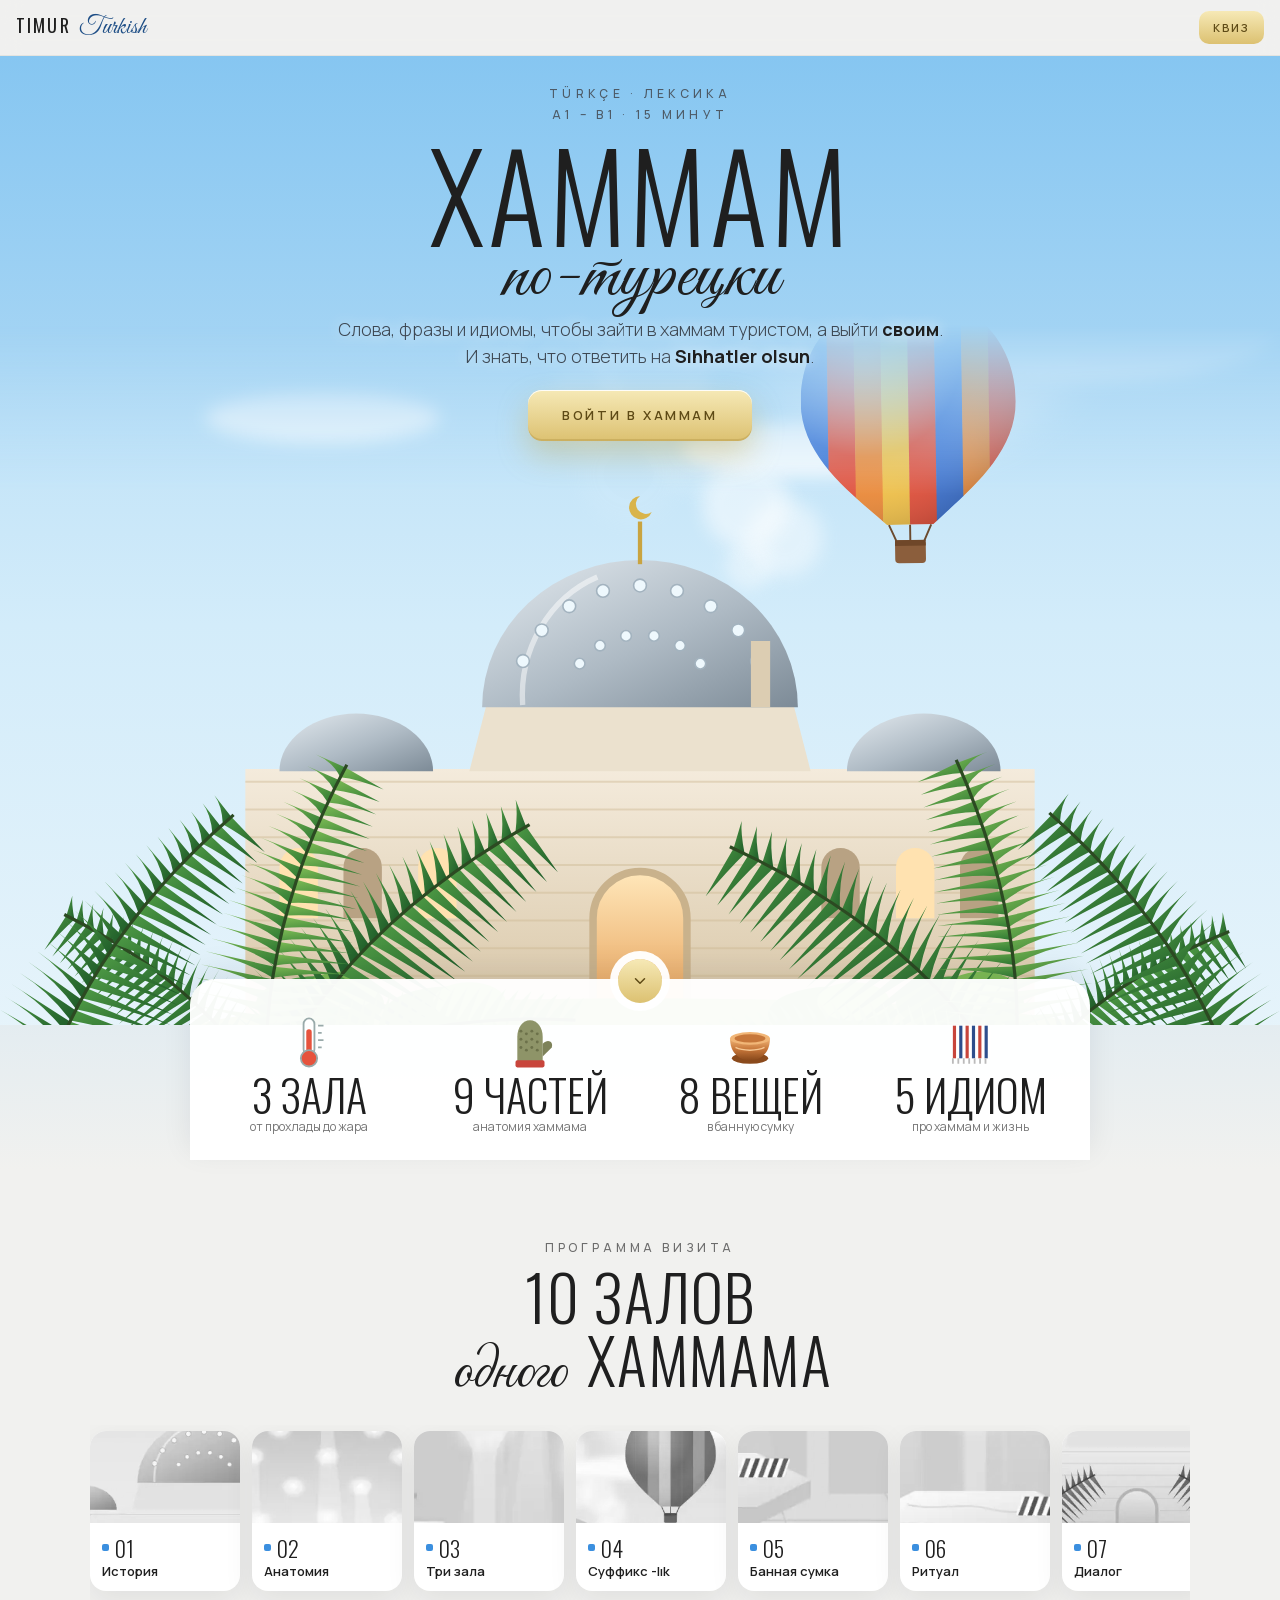
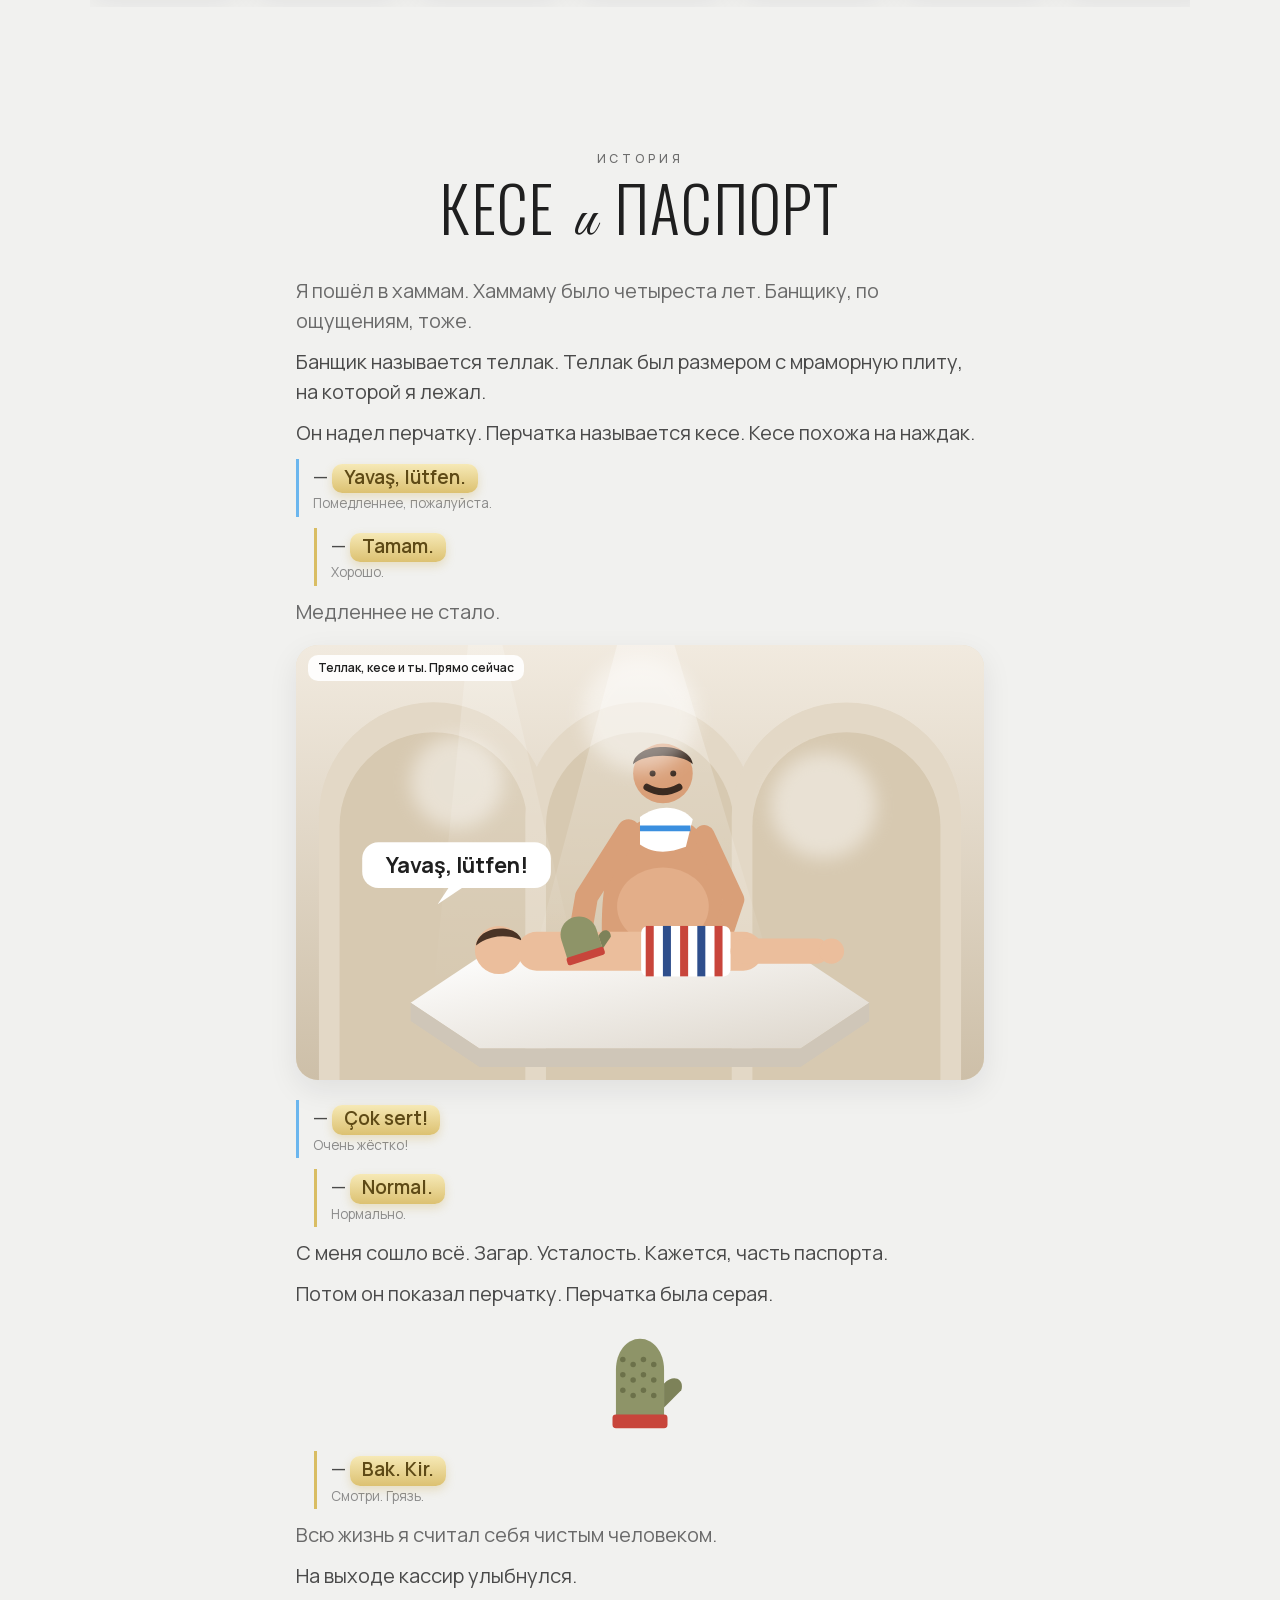
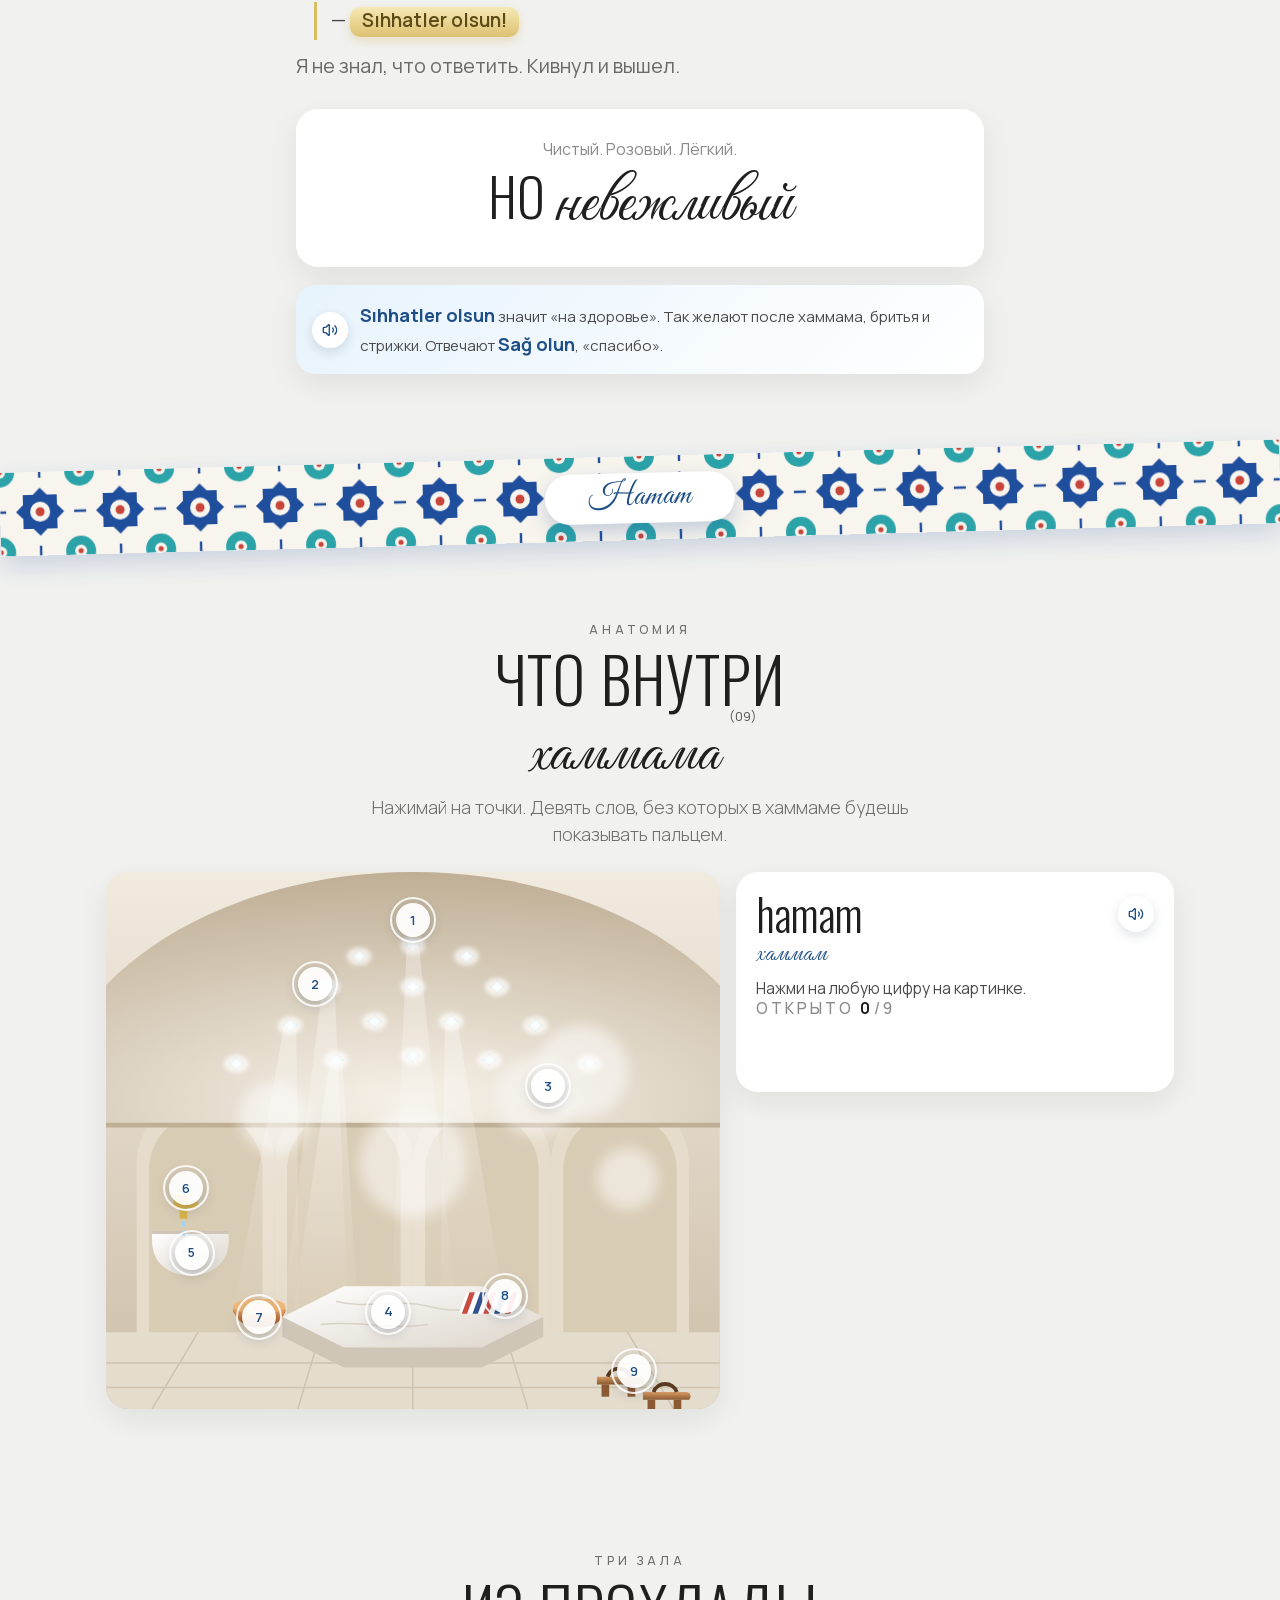
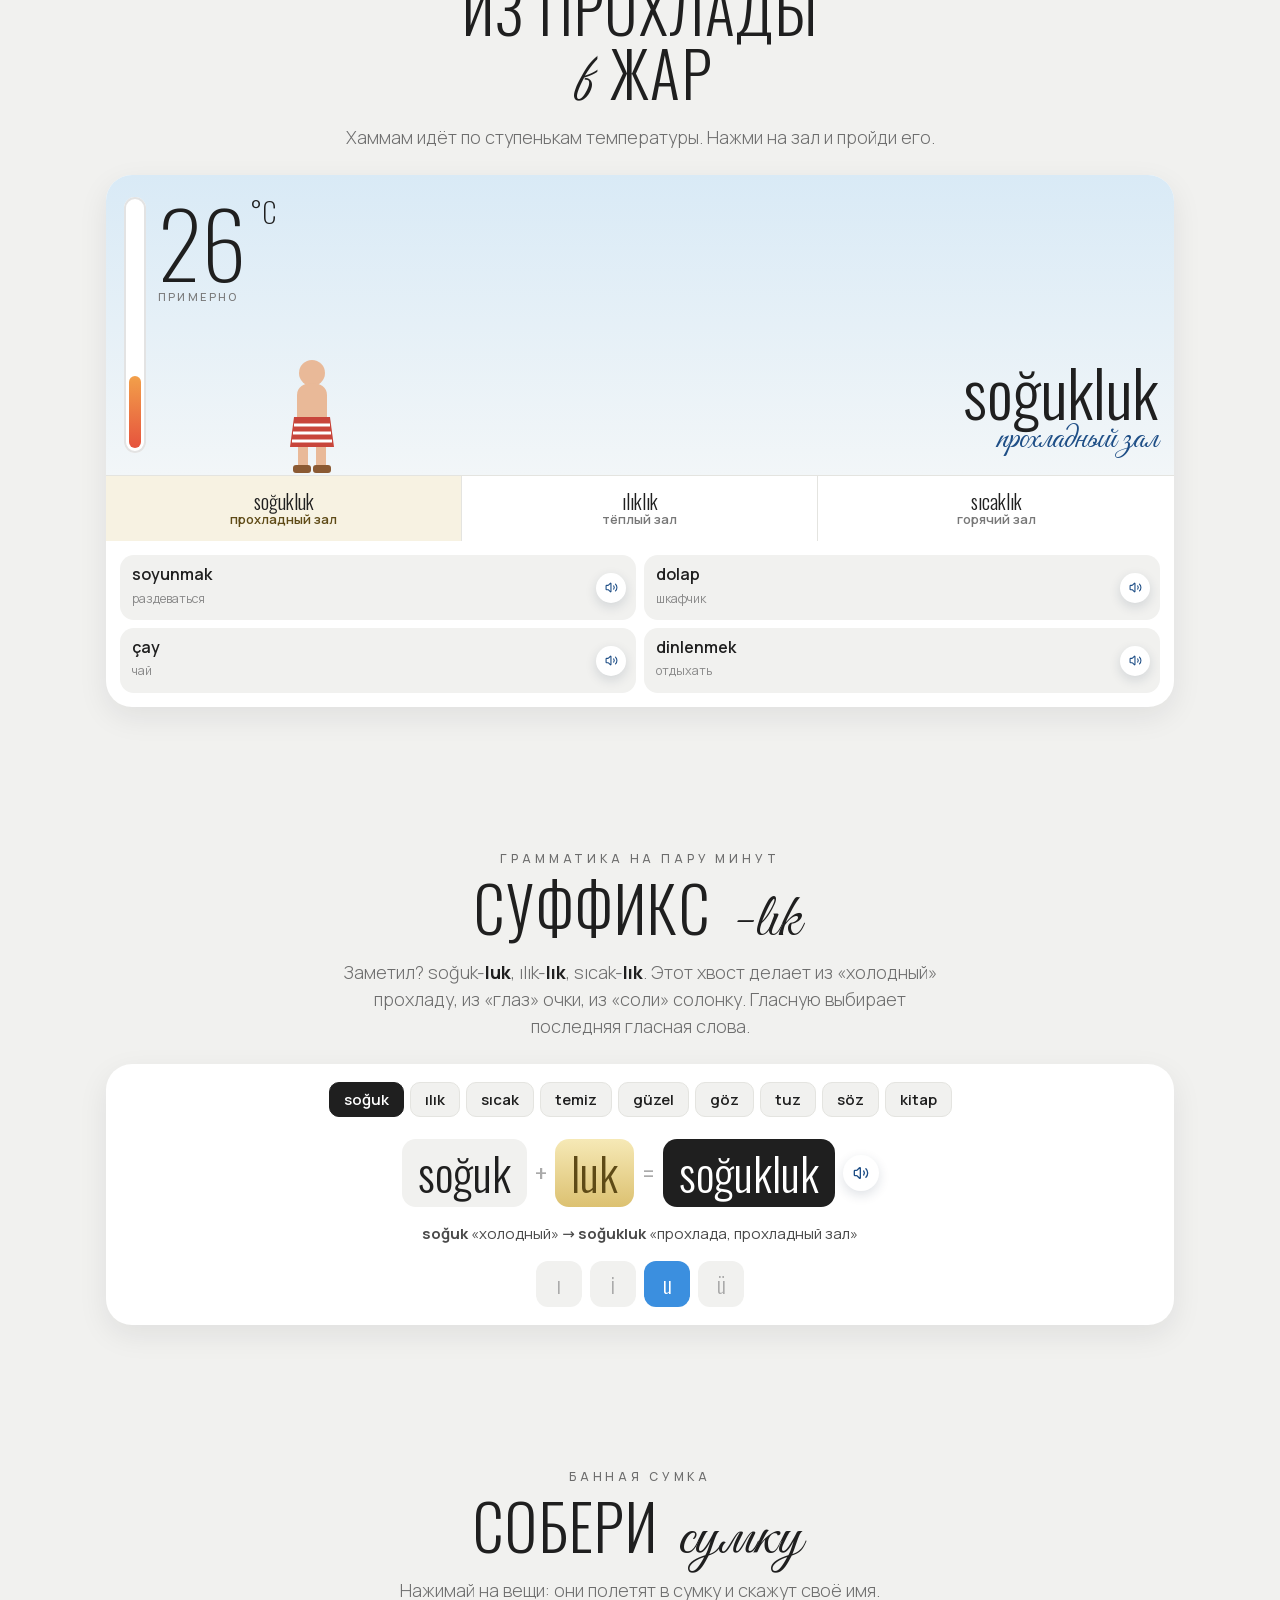
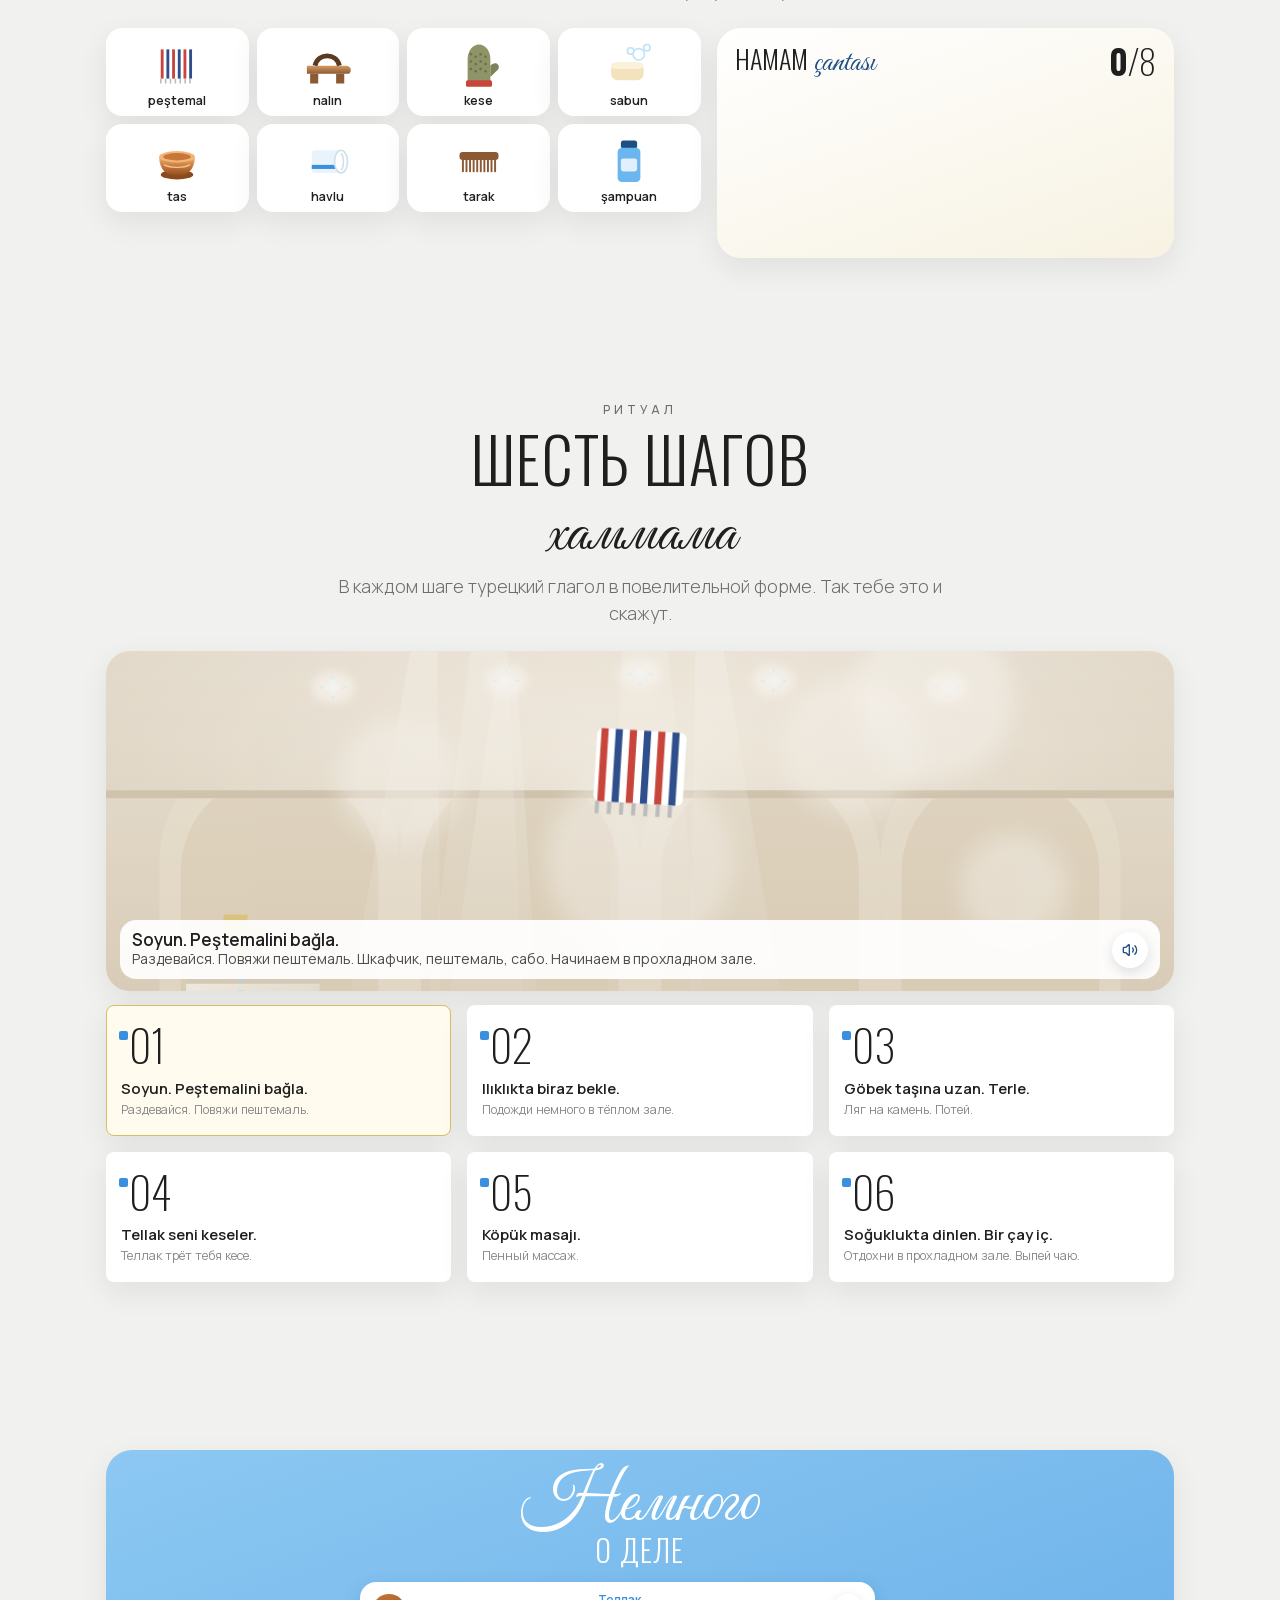
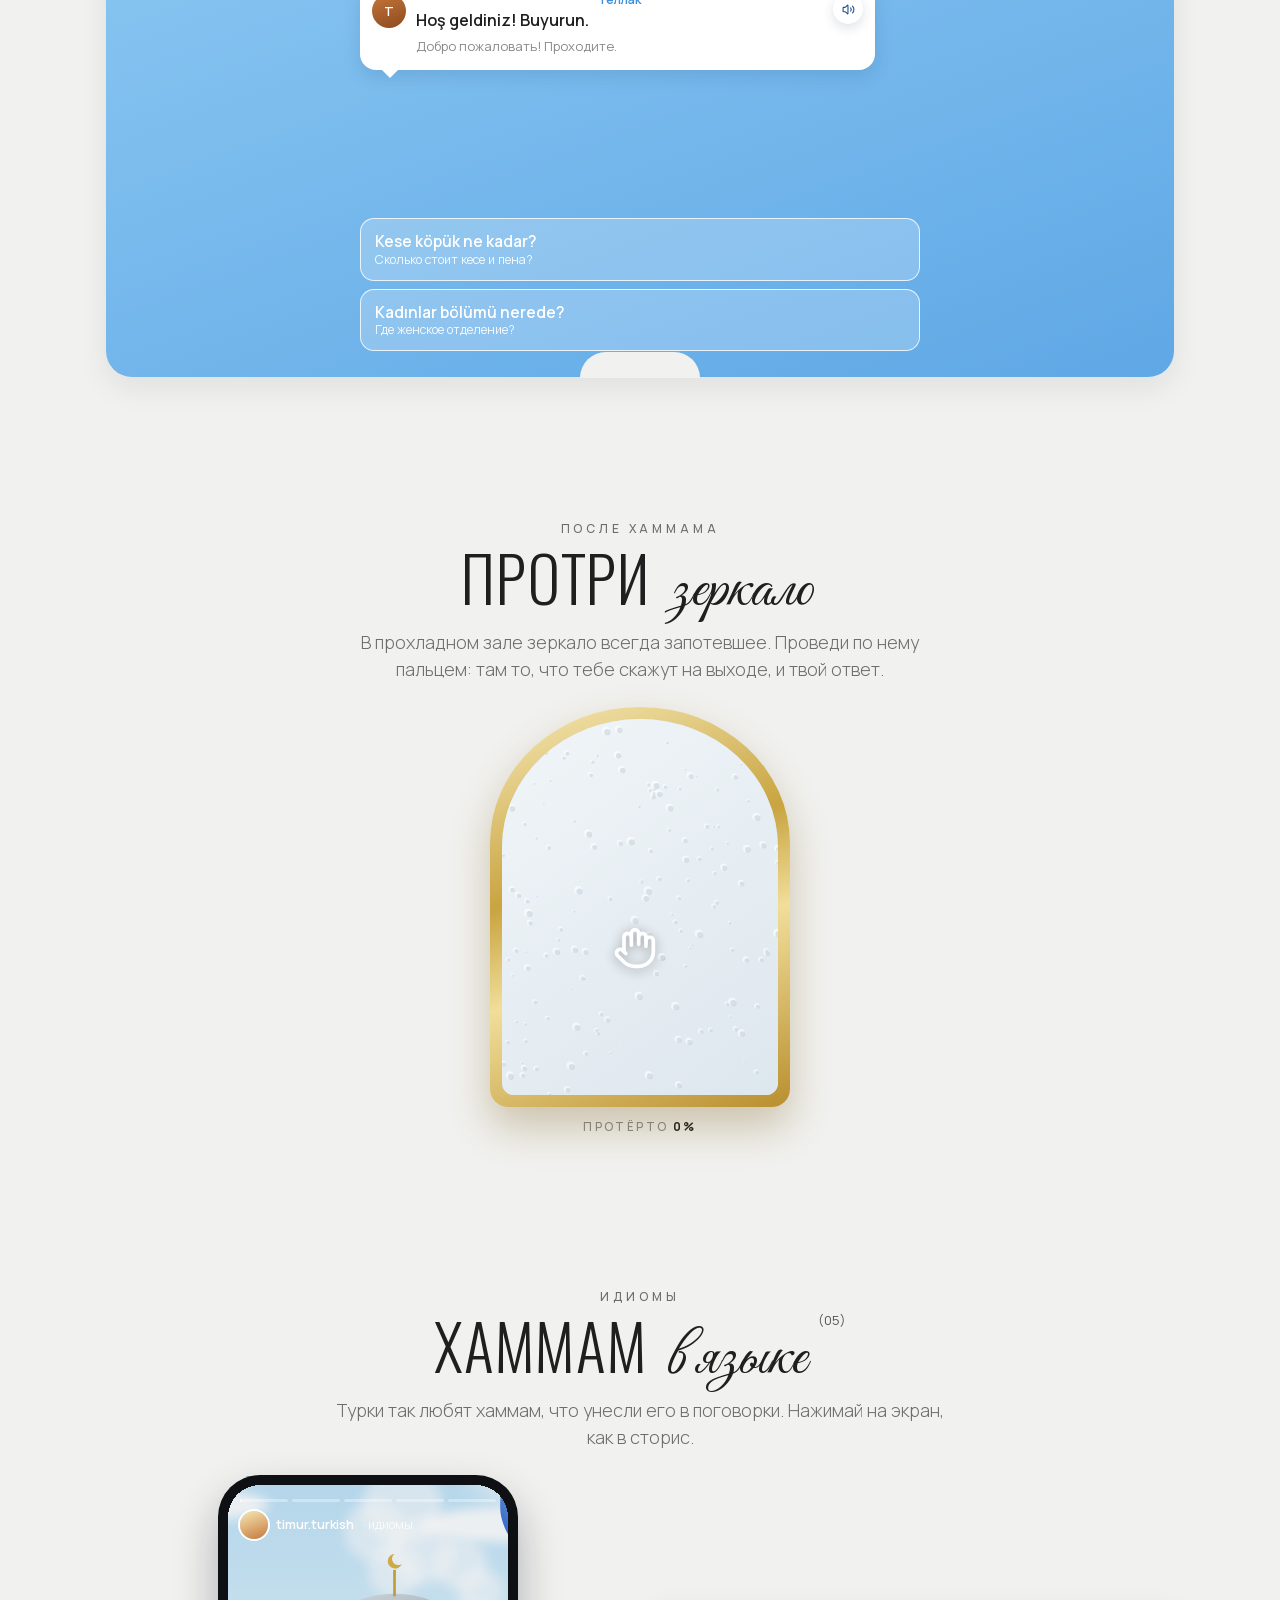
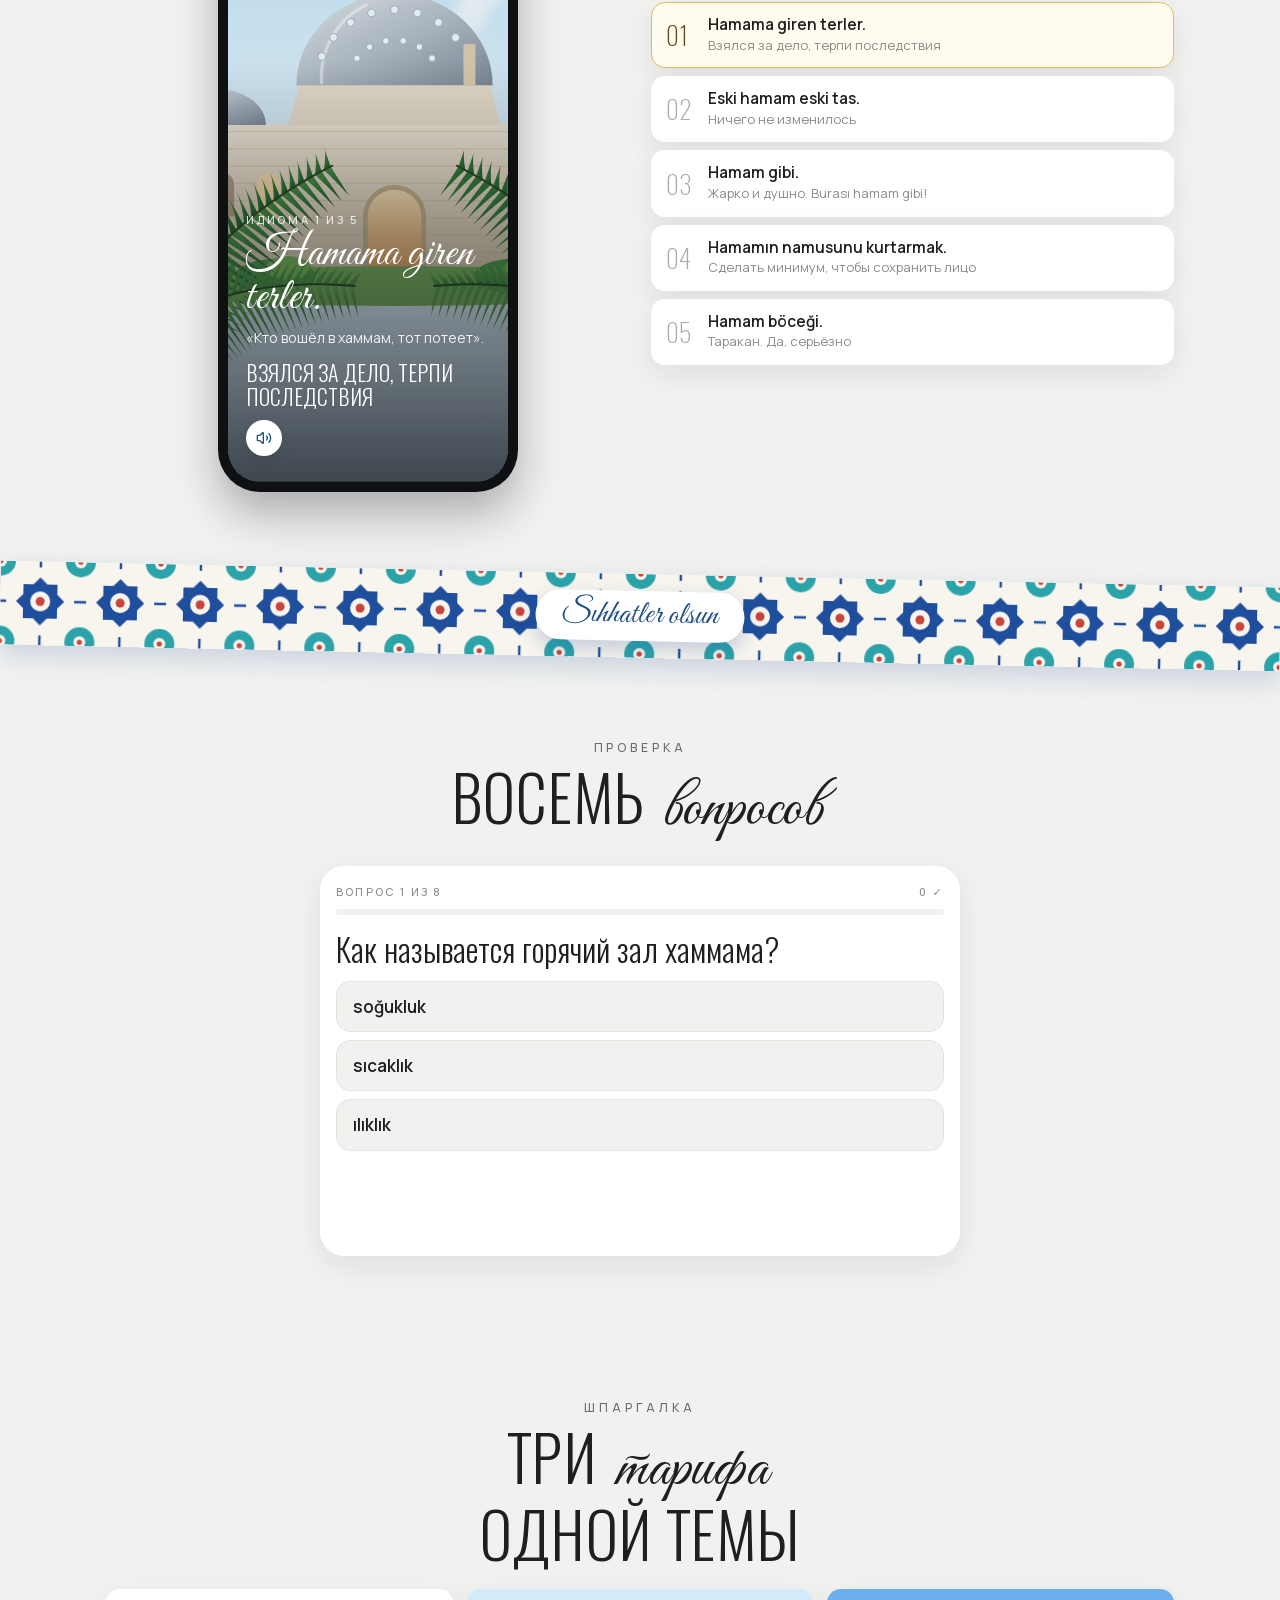
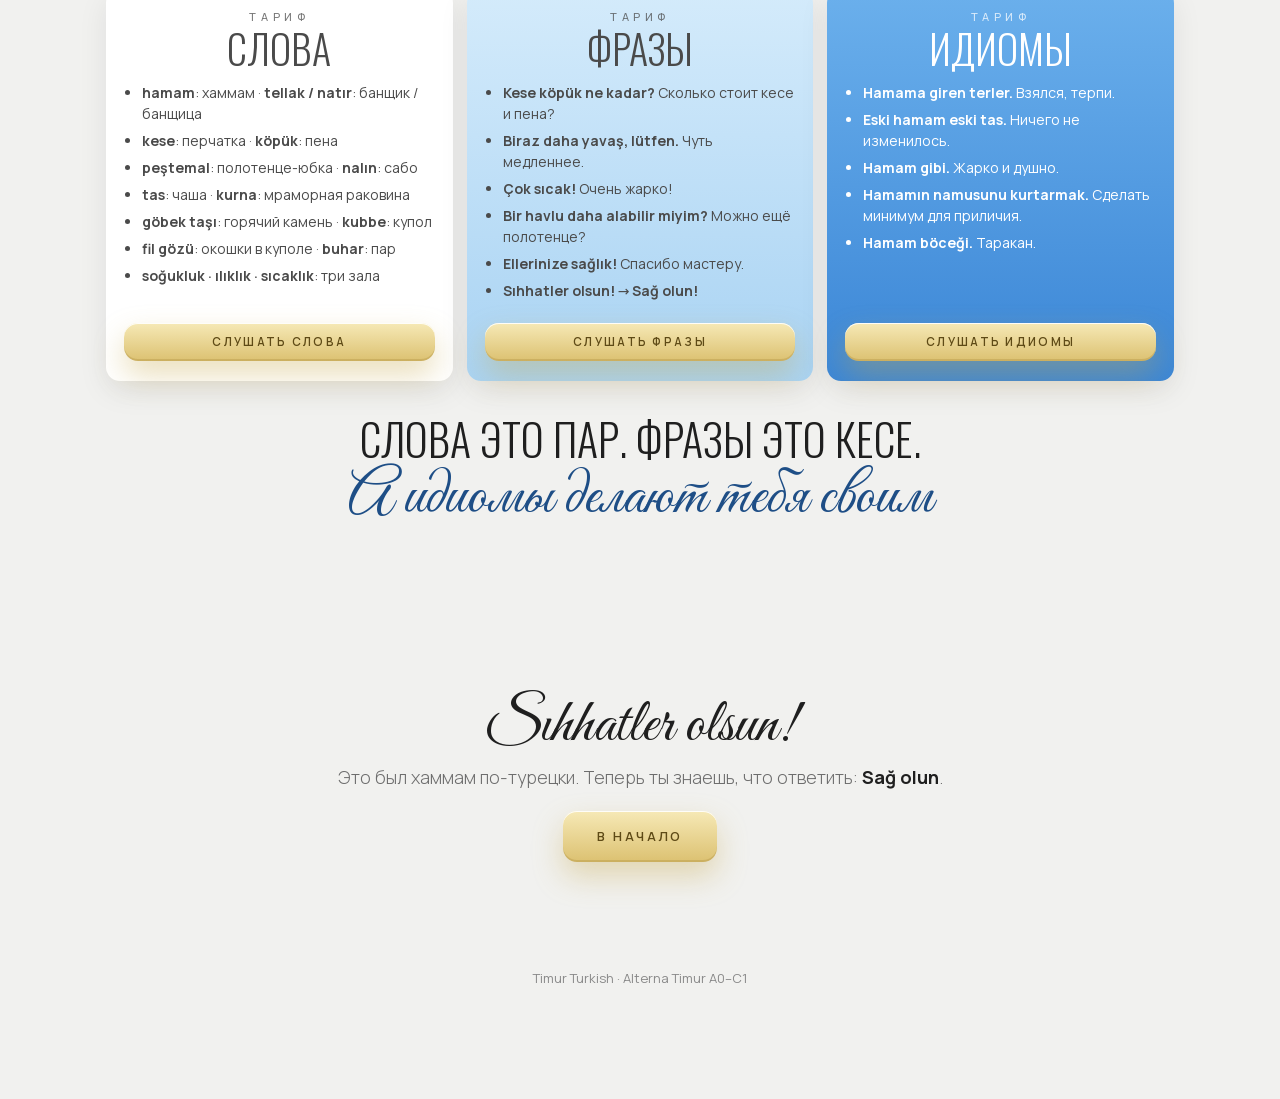
<file: lesson/index.html>
<!doctype html>
<html lang="ru" data-base="../">
<head>
<meta charset="utf-8">
<meta name="viewport" content="width=device-width,initial-scale=1,viewport-fit=cover">
<meta name="description" content="Хаммам по-турецки: анатомия хаммама, три зала, суффикс -lık, ритуал, диалог с банщиком, идиомы, квиз и озвучка. Timur Turkish.">
<meta name="theme-color" content="#F1F1EF">
<meta property="og:type" content="website">
<meta property="og:title" content="Хаммам по-турецки: слова, фразы и идиомы">
<meta property="og:description" content="Хаммам по-турецки: анатомия хаммама, три зала, суффикс -lık, ритуал, диалог с банщиком, идиомы, квиз и озвучка. Timur Turkish.">
<meta property="og:image" content="https://stellasdeutsch-dev.github.io/turkce-hamam/assets/media/cover.jpg">
<meta property="og:image:width" content="1200">
<meta property="og:image:height" content="630">
<meta name="twitter:card" content="summary_large_image">
<meta name="twitter:image" content="https://stellasdeutsch-dev.github.io/turkce-hamam/assets/media/cover.jpg">
<link rel="icon" href="data:image/svg+xml,%3Csvg xmlns='http://www.w3.org/2000/svg' viewBox='0 0 64 64'%3E%3Crect width='64' height='64' rx='16' fill='%230F4C7E'/%3E%3Cpath d='M14 40C22 22 40 14 52 16C46 32 30 44 14 40Z' fill='%238ED15C'/%3E%3C/svg%3E">
<script defer src="../assets/gsap-bundle.min.js"></script>
<title>Хаммам по-турецки: слова, фразы и идиомы</title>
<link rel="preload" href="../assets/fonts/oswald-cyrillic.woff2" as="font" type="font/woff2" crossorigin>
<link rel="preload" href="../assets/fonts/manrope-cyrillic.woff2" as="font" type="font/woff2" crossorigin>
<link rel="preload" href="../assets/fonts/greatvibes-cyrillic.woff2" as="font" type="font/woff2" crossorigin>
<style>
@font-face{font-family: 'Great Vibes';font-style: normal;font-weight: 400;font-display: swap;src: url(../assets/fonts/greatvibes-cyrillic.woff2) format('woff2');unicode-range: U+0301, U+0400-045F, U+0490-0491, U+04B0-04B1, U+2116;}
@font-face{font-family: 'Great Vibes';font-style: normal;font-weight: 400;font-display: swap;src: url(../assets/fonts/greatvibes-latin-ext.woff2) format('woff2');unicode-range: U+0100-02BA, U+02BD-02C5, U+02C7-02CC, U+02CE-02D7, U+02DD-02FF, U+0304, U+0308, U+0329, U+1D00-1DBF, U+1E00-1E9F, U+1EF2-1EFF, U+2020, U+20A0-20AB, U+20AD-20C4, U+2113, U+2C60-2C7F, U+A720-A7FF;}
@font-face{font-family: 'Great Vibes';font-style: normal;font-weight: 400;font-display: swap;src: url(../assets/fonts/greatvibes-latin.woff2) format('woff2');unicode-range: U+0000-00FF, U+0131, U+0152-0153, U+02BB-02BC, U+02C6, U+02DA, U+02DC, U+0304, U+0308, U+0329, U+2000-206F, U+20AC, U+2122, U+2191, U+2193, U+2212, U+2215, U+FEFF, U+FFFD;}
@font-face{font-family: 'Manrope';font-style: normal;font-weight: 200 800;font-display: swap;src: url(../assets/fonts/manrope-cyrillic.woff2) format('woff2');unicode-range: U+0301, U+0400-045F, U+0490-0491, U+04B0-04B1, U+2116;}
@font-face{font-family: 'Manrope';font-style: normal;font-weight: 200 800;font-display: swap;src: url(../assets/fonts/manrope-latin-ext.woff2) format('woff2');unicode-range: U+0100-02BA, U+02BD-02C5, U+02C7-02CC, U+02CE-02D7, U+02DD-02FF, U+0304, U+0308, U+0329, U+1D00-1DBF, U+1E00-1E9F, U+1EF2-1EFF, U+2020, U+20A0-20AB, U+20AD-20C4, U+2113, U+2C60-2C7F, U+A720-A7FF;}
@font-face{font-family: 'Manrope';font-style: normal;font-weight: 200 800;font-display: swap;src: url(../assets/fonts/manrope-latin.woff2) format('woff2');unicode-range: U+0000-00FF, U+0131, U+0152-0153, U+02BB-02BC, U+02C6, U+02DA, U+02DC, U+0304, U+0308, U+0329, U+2000-206F, U+20AC, U+2122, U+2191, U+2193, U+2212, U+2215, U+FEFF, U+FFFD;}
@font-face{font-family: 'Oswald';font-style: normal;font-weight: 200 700;font-display: swap;src: url(../assets/fonts/oswald-cyrillic.woff2) format('woff2');unicode-range: U+0301, U+0400-045F, U+0490-0491, U+04B0-04B1, U+2116;}
@font-face{font-family: 'Oswald';font-style: normal;font-weight: 200 700;font-display: swap;src: url(../assets/fonts/oswald-latin-ext.woff2) format('woff2');unicode-range: U+0100-02BA, U+02BD-02C5, U+02C7-02CC, U+02CE-02D7, U+02DD-02FF, U+0304, U+0308, U+0329, U+1D00-1DBF, U+1E00-1E9F, U+1EF2-1EFF, U+2020, U+20A0-20AB, U+20AD-20C4, U+2113, U+2C60-2C7F, U+A720-A7FF;}
@font-face{font-family: 'Oswald';font-style: normal;font-weight: 200 700;font-display: swap;src: url(../assets/fonts/oswald-latin.woff2) format('woff2');unicode-range: U+0000-00FF, U+0131, U+0152-0153, U+02BB-02BC, U+02C6, U+02DA, U+02DC, U+0304, U+0308, U+0329, U+2000-206F, U+20AC, U+2122, U+2191, U+2193, U+2212, U+2215, U+FEFF, U+FFFD;}
:root{--bg:#F1F1EF;--card:#fff;--ink:#1F1F1F;--txt:#4A4A4A;--mute:#8A8A8A;--line:#E4E4E0;--blue:#3B8FDF;--blue2:#6BB6EE;--sky:#CFE8F9;--navy:#1E4E86;--g1:#F4E6AC;--g2:#D9BD63;--gt:#5E4A16;--green:#2E7D32;--copper:#C7773A;--red:#C8453B;--fh:'Oswald','Arial Narrow',sans-serif;--fb:'Manrope',system-ui,-apple-system,'Segoe UI',sans-serif;--fs:'Great Vibes',cursive;--gut:16px;--sh:0 10px 30px rgba(20,30,40,.08)}
*{box-sizing:border-box}
html{background:var(--bg);color:var(--txt);font:400 16px/1.6 var(--fb);-webkit-text-size-adjust:100%;scroll-behavior:smooth;scroll-padding-top:64px}
body{margin:0;background:var(--bg)}
main{overflow-x:clip}
img,video{max-width:100%;display:block}
a{color:inherit}
button{font:inherit;color:inherit;cursor:pointer;border:0;background:none;padding:0;-webkit-tap-highlight-color:transparent}
.wrap{max-width:1100px;margin:0 auto;padding:0 var(--gut)}
.narrow{max-width:720px}
section{padding:72px 0;position:relative}
.ic{width:1em;height:1em;stroke:currentColor;fill:none;stroke-width:2;stroke-linecap:round;stroke-linejoin:round;flex:none;display:inline-block;vertical-align:-.14em}
.eyb{font:500 12px/1.4 var(--fb);letter-spacing:.32em;text-transform:uppercase;color:#6c6c6c;text-align:center;margin:0}
.ttl{font:300 clamp(32px,9vw,62px)/1.02 var(--fh);text-transform:uppercase;letter-spacing:.02em;color:var(--ink);text-align:center;margin:8px auto 6px;max-width:16ch;text-wrap:balance}
.ttl .wd{display:inline-block}
.ttl sup{font:400 13px/1 var(--fb);letter-spacing:0;vertical-align:top;margin-left:6px;color:#555}
.scr{font-family:var(--fs);text-transform:none;letter-spacing:0;font-weight:400}
.sub{font:300 clamp(15px,4vw,18px)/1.5 var(--fb);color:#6d6d6d;text-align:center;max-width:34em;margin:0 auto 6px}
.sub b{font-weight:700;color:var(--ink)}
.tw{color:var(--blue);font-weight:700}
.say{width:36px;height:36px;border-radius:50%;background:#fff;color:var(--navy);display:inline-grid;place-items:center;box-shadow:0 4px 12px rgba(20,40,70,.14);flex:none;font-size:16px;transition:background .2s,color .2s}
.say.on{background:var(--blue);color:#fff}
.no-tts .say{display:none}
/* gold button */
.gb{position:relative;overflow:hidden;display:inline-flex;align-items:center;justify-content:center;gap:10px;padding:19px 34px;border-radius:14px;background:linear-gradient(180deg,#F6E9B6,#DCC171);color:var(--gt);font:600 13px/1 var(--fb);letter-spacing:.2em;text-transform:uppercase;text-decoration:none;box-shadow:0 14px 30px rgba(201,168,76,.38),inset 0 1px 0 rgba(255,255,255,.9),inset 0 -2px 0 rgba(150,120,40,.25);transition:scale .2s}
.gb:hover{scale:1.03}.gb:active{scale:.97}
.gb::after{content:"";position:absolute;top:0;bottom:0;width:40%;left:-60%;background:linear-gradient(100deg,transparent,rgba(255,255,255,.75),transparent);animation:sheen 3.2s ease-in-out infinite}
@keyframes sheen{0%,55%{left:-60%}100%{left:130%}}
.gb.sm{padding:13px 20px;font-size:11.5px}
.gb.wide{width:100%}
.ctas{display:flex;flex-wrap:wrap;gap:12px;justify-content:center;margin:20px 0 4px}
.gcirc{width:46px;height:46px;border-radius:50%;display:grid;place-items:center;background:linear-gradient(180deg,#F6E9B6,#DCC171);color:var(--gt);font-size:20px;box-shadow:0 8px 18px rgba(201,168,76,.35);text-decoration:none}
/* bar */
.bar{position:sticky;top:0;z-index:50;height:56px;display:flex;align-items:center;justify-content:space-between;padding:0 var(--gut);background:rgba(241,241,239,.94);border-bottom:1px solid var(--line)}
@media(min-width:900px){.bar{backdrop-filter:blur(10px);-webkit-backdrop-filter:blur(10px);background:rgba(241,241,239,.8)}}
.logo{display:flex;align-items:baseline;gap:8px;text-decoration:none;color:var(--ink);font:400 18px/1 var(--fh);letter-spacing:.12em;text-transform:uppercase}
.logo i{font:400 24px/1 var(--fs);letter-spacing:0;text-transform:none;color:var(--navy);font-style:normal}
.bar-cta{font:600 11px/1 var(--fb);letter-spacing:.16em;text-transform:uppercase;text-decoration:none;color:var(--gt);background:linear-gradient(180deg,#F6E9B6,#DCC171);padding:11px 14px;border-radius:10px;white-space:nowrap}
.rail{position:absolute;left:0;right:0;bottom:-1px;height:3px;background:transparent}
.rail i{display:block;height:100%;width:calc(var(--p,0)*100%);background:linear-gradient(90deg,var(--blue2),var(--g2))}
/* hero */
.hero{padding:0 0 10px;position:relative;text-align:center}
.hero{background:linear-gradient(180deg,#86C6F1 0%,#B9DEF6 45%,var(--bg) 100%)}
.hero .art{position:relative;z-index:0;height:clamp(460px,58vw,700px);margin-top:-120px;overflow:hidden;-webkit-mask-image:linear-gradient(180deg,transparent,#000 170px);mask-image:linear-gradient(180deg,transparent,#000 170px)}
@media(max-width:700px){.hero .balpos{transform:translate(-60px,40px) scale(.85)}}
.hero .art svg{width:100%;height:100%;display:block}
.hero-in{position:relative;z-index:2;padding:30px var(--gut) 0;max-width:820px;margin:0 auto}
.hero .eyb{color:#4d5a66;letter-spacing:.36em}
.hero .eyb+.eyb{margin-top:4px}
.h1{margin:14px 0 4px;font:300 clamp(54px,17vw,120px)/.92 var(--fh);text-transform:uppercase;letter-spacing:.03em;color:var(--ink)}
.h1 .scr{display:block;font-size:.62em;line-height:.9;color:var(--ink);margin-top:-.04em}
.hero .sub{color:#3d4752;text-shadow:0 0 14px rgba(255,255,255,.9)}
.hero-in>*{animation:rise .9s cubic-bezier(.2,.8,.2,1) both}
.hero-in>*:nth-child(2){animation-delay:.05s}.hero-in>*:nth-child(3){animation-delay:.12s}.hero-in>*:nth-child(4){animation-delay:.2s}.hero-in>*:nth-child(5){animation-delay:.28s}
@keyframes rise{from{opacity:0;transform:translateY(30px)}to{opacity:1;transform:none}}
.stats{position:relative;z-index:3;margin:-46px auto 0;width:min(100% - 2*var(--gut),900px);background:rgba(255,255,255,.96);border-radius:26px 26px 0 0;padding:34px 12px 26px;display:grid;grid-template-columns:repeat(2,1fr);gap:18px 6px;box-shadow:0 -10px 30px rgba(20,30,40,.08)}
@media(min-width:760px){.stats{grid-template-columns:repeat(4,1fr)}}
.stats .notch{position:absolute;left:50%;top:-20px;width:44px;height:44px;margin-left:-22px;border-radius:50%;background:linear-gradient(180deg,#F6E9B6,#DCC171);display:grid;place-items:center;color:var(--gt);box-shadow:0 0 0 8px rgba(255,255,255,.96);text-decoration:none;font-size:18px}
.st{display:flex;flex-direction:column;align-items:center;gap:2px}
.st svg.it{width:58px;height:58px;filter:grayscale(.9) contrast(1.1);opacity:.85;transition:filter .5s,opacity .5s}
.st.on svg.it{filter:none;opacity:1}
.st b{font:300 clamp(30px,8vw,44px)/1 var(--fh);color:var(--ink);text-transform:uppercase}
.st span{font:400 12px/1.25 var(--fb);color:#777;max-width:12em}
/* program */
.prog{padding-top:70px}
.pg{display:flex;gap:12px;overflow-x:auto;scroll-snap-type:x mandatory;margin:20px calc(-1*var(--gut)) 0;padding:6px var(--gut) 16px;scrollbar-width:none}
.pg::-webkit-scrollbar{display:none}
.pg a{flex:0 0 150px;scroll-snap-align:start;text-decoration:none;background:#fff;border-radius:16px;overflow:hidden;box-shadow:var(--sh)}
.pg .cv{display:block;height:92px;background:#cfe0ea url(../assets/media/cover-hero.webp) no-repeat;background-size:360% auto;filter:grayscale(1);transition:filter .5s}
.pg .cv.in{background-image:url(../assets/media/cover-int.webp)}
.pg a.on .cv{filter:none}
.pg .pt{padding:10px 12px 12px;display:block}
.pg b{display:block;font:300 22px/1 var(--fh);color:var(--ink)}
.pg b::before{content:"";display:inline-block;width:7px;height:7px;background:var(--blue);border-radius:2px;margin:0 6px 0 0;vertical-align:.35em}
.pg span{font:600 13px/1.25 var(--fb);color:var(--ink);display:block;margin-top:4px}
/* story */
.story{font-size:clamp(17px,4.6vw,20px);line-height:1.5;margin:22px auto 0}
.story p{margin:0 0 11px}
.story .nar{color:#6a6a6a}
.dl{padding:3px 0 3px 14px;border-left:3px solid var(--blue2)}
.dl.th{border-color:var(--g2);margin-left:18px}
.dl .ru{display:block;font-size:13.5px;color:var(--mute)}
.pill{display:inline-block;padding:2px 12px 4px;border-radius:10px;background:linear-gradient(180deg,#F6E9B6,#DCC171);color:var(--gt);font:600 .95em/1.25 var(--fb);box-shadow:0 4px 10px rgba(201,168,76,.28)}
.kese-wrap{display:flex;justify-content:center;margin:16px 0}
.kese-wrap svg{width:110px;height:110px}
.punch{margin:28px auto 0;padding:28px 20px;border-radius:22px;background:#fff;box-shadow:var(--sh);text-align:center}
.punch p{margin:0;color:var(--mute)}
.punch .big{font:300 clamp(30px,8.4vw,52px)/1.05 var(--fh);text-transform:uppercase;color:var(--ink);margin-top:6px}
.punch .big .scr{font-size:1.25em;text-transform:none}
.note{margin:18px auto 0;display:flex;gap:12px;align-items:center;background:linear-gradient(135deg,#E7F3FC,#fff);border-radius:20px;padding:16px;box-shadow:var(--sh)}
.note p{margin:0;font-size:15px}
.note b{font-size:18px;color:var(--navy)}
/* anatomy */
.anat{display:grid;gap:16px;margin-top:24px}
@media(min-width:900px){.anat{grid-template-columns:1.4fr 1fr;align-items:start}}
.ia{position:relative;aspect-ratio:8/7;border-radius:22px;overflow:hidden;box-shadow:var(--sh);background:#E9E2D6}
.ia svg{width:100%;height:100%;display:block}
.hs{position:absolute;width:34px;height:34px;margin:-17px 0 0 -17px;border-radius:50%;background:rgba(255,255,255,.92);color:var(--navy);display:grid;place-items:center;font:600 13px/1 var(--fb);box-shadow:0 4px 14px rgba(20,40,70,.25);z-index:2;transition:background .3s,color .3s}
.hs::after{content:"";position:absolute;inset:-6px;border-radius:50%;border:2px solid rgba(255,255,255,.85);animation:pulse 1.8s infinite}
.hs.on{background:linear-gradient(180deg,#F6E9B6,#DCC171);color:var(--gt)}.hs.on::after{animation:none;opacity:0}
.hs.cur{background:var(--navy);color:#fff}
@keyframes pulse{from{scale:.8;opacity:1}to{scale:1.4;opacity:0}}
.ia-card{background:#fff;border-radius:22px;padding:20px;box-shadow:var(--sh);min-height:220px}
.ia-card .w{display:flex;align-items:center;justify-content:space-between;gap:10px}
.ia-card h3{margin:0;font:300 clamp(30px,8vw,44px)/1 var(--fh);text-transform:lowercase;color:var(--ink)}
.ia-card .tr{font:400 26px/1.1 var(--fs);color:var(--navy);margin:4px 0 8px}
.ia-card p{margin:0;font-size:15.5px}
.ia-cnt{font:500 12px/1 var(--fb);letter-spacing:.2em;text-transform:uppercase;color:var(--mute);margin-top:14px}
.ia-cnt b{color:var(--ink)}
/* rooms */
.rm{margin-top:24px;border-radius:26px;overflow:hidden;box-shadow:var(--sh);background:#fff}
.rm-stage{position:relative;height:300px;overflow:hidden;transition:background .6s;background:linear-gradient(180deg,#D9EAF6,#F2F6F8)}
.rm-steam{position:absolute;inset:0;pointer-events:none}
.rm-steam i{position:absolute;border-radius:50%;background:#fff;filter:blur(16px);opacity:.0}
.rm-th{position:absolute;left:18px;top:22px;bottom:22px;width:22px;border-radius:12px;background:#fff;box-shadow:inset 0 0 0 2px #e3e3e3}
.rm-th i{position:absolute;left:5px;right:5px;bottom:5px;height:30%;border-radius:8px;background:linear-gradient(0deg,#E6533D,#F2A04A);transition:height .6s}
.rm-t{position:absolute;left:52px;top:22px;font:200 clamp(56px,16vw,90px)/1 var(--fh);color:var(--ink)}
.rm-t small{font-size:.32em;vertical-align:top;margin-left:4px}
.rm-t em{display:block;font:500 11px/1 var(--fb);letter-spacing:.2em;text-transform:uppercase;color:#777;font-style:normal;margin-top:4px}
.rm-name{position:absolute;right:16px;bottom:18px;left:52px;text-align:right}
.rm-name b{display:block;font:300 clamp(36px,10vw,64px)/1 var(--fh);text-transform:lowercase;color:var(--ink)}
.rm-name span{font:400 clamp(24px,6.4vw,34px)/1 var(--fs);color:var(--navy)}
.rm-fig{position:absolute;bottom:0;left:0;width:70px;height:120px;transition:left .7s cubic-bezier(.3,1.2,.5,1)}
.rm-tabs{display:grid;grid-template-columns:repeat(3,1fr);border-top:1px solid var(--line)}
.rm-tabs button{padding:14px 4px;font:600 13px/1.2 var(--fb);color:#777;border-right:1px solid var(--line);transition:background .3s,color .3s}
.rm-tabs button:last-child{border-right:0}
.rm-tabs button b{display:block;font:300 20px/1.1 var(--fh);color:var(--ink);text-transform:lowercase}
.rm-tabs button.on{background:#F7F2E2;color:var(--gt)}
.rm-words{padding:14px;display:grid;grid-template-columns:1fr 1fr;gap:8px}
.rw{display:flex;align-items:center;justify-content:space-between;gap:8px;background:var(--bg);border-radius:14px;padding:10px 10px 10px 12px}
.rw b{display:block;font:600 16px/1.2 var(--fb);color:var(--ink)}
.rw span{font-size:12.5px;color:var(--mute)}
.rw .say{width:30px;height:30px;font-size:13px}
/* -lık */
.lk{margin-top:24px;background:#fff;border-radius:26px;box-shadow:var(--sh);padding:18px}
.lk-row{display:flex;flex-wrap:wrap;gap:6px;justify-content:center}
.chip{padding:9px 14px;border-radius:10px;background:var(--bg);border:1px solid var(--line);font:600 15px/1 var(--fb);color:var(--ink);transition:background .2s,color .2s,border-color .2s}
.chip.on{background:var(--ink);color:#fff;border-color:var(--ink)}
.lk-out{display:flex;align-items:center;justify-content:center;gap:8px;flex-wrap:wrap;margin:22px 0 8px}
.tile{font:300 clamp(30px,8.4vw,46px)/1 var(--fh);padding:10px 16px 12px;border-radius:14px;background:var(--bg);color:var(--ink)}
.tile.sf{background:linear-gradient(180deg,#F6E9B6,#DCC171);color:var(--gt)}
.tile.res{background:var(--ink);color:#fff}
.lk-out em{font:300 30px/1 var(--fh);color:#aaa;font-style:normal}
.lk-ru{text-align:center;font-size:15px;color:var(--txt);min-height:24px}
.lk-v{display:flex;justify-content:center;gap:8px;margin-top:14px}
.lk-v span{width:46px;height:46px;border-radius:12px;display:grid;place-items:center;font:300 22px/1 var(--fh);background:var(--bg);color:#aaa;transition:background .3s,color .3s}
.lk-v span.on{background:var(--blue);color:#fff}
/* bag */
.bag{display:grid;gap:16px;margin-top:24px}
@media(min-width:900px){.bag{grid-template-columns:1.3fr 1fr;align-items:start}}
.items{display:grid;grid-template-columns:repeat(4,1fr);gap:8px}
.itm{background:#fff;border-radius:16px;padding:10px 4px 8px;box-shadow:var(--sh);display:flex;flex-direction:column;align-items:center;gap:4px;transition:opacity .3s}
.itm svg{width:52px;height:52px}
.itm b{font:600 12.5px/1.1 var(--fb);color:var(--ink)}
.itm.in{opacity:.28}
.sack{background:linear-gradient(160deg,#fff,#F7F2E2);border-radius:24px;box-shadow:var(--sh);padding:18px;position:relative;min-height:230px}
.sack h3{margin:0;font:300 26px/1 var(--fh);text-transform:uppercase;color:var(--ink)}
.sack h3 .scr{font-size:1.2em;text-transform:none;color:var(--navy)}
.sack ul{list-style:none;margin:12px 0 0;padding:0;display:grid;gap:6px}
.sack li{display:flex;justify-content:space-between;gap:8px;font-size:14.5px;background:#fff;border-radius:12px;padding:8px 12px}
.sack li b{color:var(--ink)}
.sack .cnt{position:absolute;right:18px;top:16px;font:200 34px/1 var(--fh);color:var(--ink)}
.sack .done{margin-top:10px;font:400 26px/1.1 var(--fs);color:var(--green);min-height:28px}
.fly{position:fixed;z-index:70;width:52px;height:52px;pointer-events:none}
/* ritual */
.rt-stage{margin-top:24px;position:relative;height:340px;border-radius:24px;overflow:hidden;box-shadow:var(--sh);background:linear-gradient(180deg,#EDE6DA,#D9CCB6)}
.rt-stage .bgart{position:absolute;inset:0;opacity:.55}
.rt-stage .bgart svg{width:100%;height:100%}
.rt-ic{position:absolute;left:50%;top:34%;width:130px;height:130px;margin:-65px 0 0 -65px;z-index:2}
.rt-ic svg{width:100%;height:100%}
.rt-fx{position:absolute;inset:0;z-index:3;pointer-events:none;overflow:hidden}
.rt-fx i{position:absolute;border-radius:50%}
.rt-cap{position:absolute;left:14px;right:14px;bottom:12px;z-index:4;display:flex;align-items:center;gap:10px;background:rgba(255,255,255,.92);border-radius:16px;padding:10px 12px}
.rt-cap p{margin:0;flex:1;font-size:14px;line-height:1.35}
.rt-cap b{display:block;font:600 17px/1.2 var(--fb);color:var(--ink)}
.cards6{display:grid;grid-template-columns:repeat(2,1fr);gap:10px;margin-top:14px}
@media(min-width:860px){.cards6{grid-template-columns:repeat(3,1fr);gap:16px}}
.nc{background:#fff;border-radius:8px;padding:14px 14px 16px;box-shadow:var(--sh);text-align:left;border:1px solid transparent;transition:border-color .3s,background .3s}
.nc .num{font:200 44px/1 var(--fh);color:var(--ink);position:relative;display:inline-block;padding-left:8px}
.nc .num::before{content:"";position:absolute;left:-2px;top:8px;width:9px;height:9px;background:var(--blue);border-radius:2px}
.nc b{display:block;font:600 15px/1.25 var(--fb);color:var(--ink);margin-top:8px}
.nc span{font-size:12.5px;color:var(--mute);line-height:1.35;display:block;margin-top:3px}
.nc.on{border-color:var(--g2);background:#FFFBEE}
/* chat */
.ch{margin-top:24px;border-radius:26px;background:linear-gradient(160deg,#8CC8F2,#5FA8E6);padding:22px 14px 26px;position:relative;box-shadow:var(--sh)}
.ch::after{content:"";position:absolute;left:50%;bottom:-1px;width:120px;height:26px;margin-left:-60px;background:var(--bg);border-radius:60px 60px 0 0}
.ch-head{text-align:center;color:#fff;margin-bottom:12px}
.ch-head .scr{display:block;font-size:clamp(46px,13vw,70px);line-height:.9}
.ch-head b{font:300 clamp(22px,6vw,30px)/1 var(--fh);text-transform:uppercase;letter-spacing:.04em}
.ch-log{display:flex;flex-direction:column;gap:10px;max-width:560px;margin:0 auto;min-height:220px}
.bb{display:flex;gap:10px;align-items:flex-start;background:#fff;border-radius:16px;padding:12px;max-width:92%;box-shadow:0 6px 18px rgba(20,60,110,.15);position:relative}
.bb::after{content:"";position:absolute;left:22px;bottom:-8px;border:8px solid transparent;border-top-color:#fff;border-bottom:0}
.bb .av{width:34px;height:34px;flex:none;border-radius:50%;display:grid;place-items:center;font:600 13px/1 var(--fb);color:#fff;background:linear-gradient(160deg,#C7773A,#8B4A1E)}
.bb .tx{flex:1;min-width:0}
.bb .nm{font:600 12.5px/1 var(--fb);color:var(--blue)}
.bb .t{font:600 16px/1.3 var(--fb);color:var(--ink);margin:3px 0 2px}
.bb .r{font-size:13px;color:var(--mute)}
.bb.me{align-self:flex-end;background:#FFFBEE}
.bb.me::after{left:auto;right:22px;border-top-color:#FFFBEE}
.bb.me .av{background:linear-gradient(160deg,#3B8FDF,#1E4E86)}
.bb.me .nm{color:var(--gt)}
.bb .say{width:30px;height:30px;font-size:13px}
.typing{align-self:flex-start;background:#fff;border-radius:14px;padding:10px 14px;display:flex;gap:4px}
.typing i{width:7px;height:7px;border-radius:50%;background:#aac6dd;animation:dot 1s infinite}
.typing i:nth-child(2){animation-delay:.15s}.typing i:nth-child(3){animation-delay:.3s}
@keyframes dot{0%,100%{translate:0 0}50%{translate:0 -5px}}
.ch-opts{display:flex;flex-direction:column;gap:8px;max-width:560px;margin:16px auto 0}
.ch-opts button{background:rgba(255,255,255,.22);border:1.5px solid rgba(255,255,255,.8);color:#fff;border-radius:14px;padding:12px 14px;text-align:left;font:600 15.5px/1.3 var(--fb);transition:background .2s}
.ch-opts button small{display:block;font-weight:400;font-size:12.5px;opacity:.9}
.ch-opts button:hover{background:rgba(255,255,255,.35)}
/* idioms stories */
.idw{display:grid;gap:22px;margin-top:24px;align-items:center}
@media(min-width:860px){.idw{grid-template-columns:1fr 1fr}}
.ph{width:min(300px,80vw);margin:0 auto;aspect-ratio:9/18.5;background:#0e1013;border-radius:42px;padding:10px;box-shadow:0 22px 44px rgba(10,20,30,.3);position:relative}
.ph-s{position:relative;width:100%;height:100%;border-radius:32px;overflow:hidden;background:#222;user-select:none;-webkit-user-select:none;cursor:pointer}
.ph-bars{position:absolute;left:12px;right:12px;top:14px;display:flex;gap:4px;z-index:5}
.ph-bars i{flex:1;height:3px;border-radius:3px;background:rgba(255,255,255,.35);overflow:hidden}
.ph-bars i b{display:block;height:100%;width:0;background:#fff}
.ph-top{position:absolute;left:12px;right:12px;top:26px;z-index:5;display:flex;align-items:center;gap:8px;color:#fff;font:600 12.5px/1 var(--fb)}
.ph-top i{width:28px;height:28px;border-radius:50%;background:linear-gradient(160deg,#F6E9B6,#C7773A);display:block;box-shadow:0 0 0 2px #fff}
.ph-top span{opacity:.75;font-weight:400}
.sty{position:absolute;inset:0;display:flex;flex-direction:column;justify-content:flex-end;padding:22px 18px 26px;color:#fff;opacity:0;transition:opacity .45s}
.sty.on{opacity:1}
.sty .art{position:absolute;inset:0;z-index:0}
.sty .art svg{width:100%;height:100%}
.sty::before{content:"";position:absolute;inset:0;z-index:1;background:linear-gradient(180deg,rgba(0,0,0,.05) 30%,rgba(10,20,30,.78))}
.sty>*:not(.art){position:relative;z-index:2}
.sty .k{font:500 11px/1 var(--fb);letter-spacing:.24em;text-transform:uppercase;opacity:.85}
.sty h4{margin:8px 0 6px;font:400 clamp(34px,9vw,44px)/1 var(--fs);font-weight:400}
.sty .lit{font-size:14px;opacity:.9;margin:0}
.sty .mean{font:300 22px/1.1 var(--fh);text-transform:uppercase;margin:10px 0 0}
.sty .say{margin-top:12px}
.id-list{display:grid;gap:8px}
.id-list button{display:flex;align-items:center;gap:12px;text-align:left;background:#fff;border-radius:14px;padding:12px 14px;box-shadow:var(--sh);border:1px solid transparent;transition:border-color .3s,background .3s}
.id-list button i{font:200 26px/1 var(--fh);color:#aaa;font-style:normal;width:30px}
.id-list button b{display:block;font:600 15.5px/1.25 var(--fb);color:var(--ink)}
.id-list button span{font-size:13px;color:var(--mute)}
.id-list button.on{border-color:var(--g2);background:#FFFBEE}
.id-list button.on i{color:var(--gt)}
/* quiz */
.qz{margin:24px auto 0;max-width:640px;background:#fff;border-radius:24px;box-shadow:var(--sh);padding:20px 16px}
.qz-top{display:flex;justify-content:space-between;font:500 11px/1 var(--fb);letter-spacing:.2em;text-transform:uppercase;color:var(--mute)}
.qz-prog{height:6px;border-radius:6px;background:var(--bg);margin:12px 0 16px;overflow:hidden}
.qz-prog i{display:block;height:100%;background:linear-gradient(90deg,var(--blue2),var(--g2));transition:width .4s}
.qz-q{font:300 clamp(24px,6.4vw,32px)/1.12 var(--fh);color:var(--ink);margin:0 0 14px}
.qz-o{display:grid;gap:8px}
.qz-o button{text-align:left;padding:14px 16px;border-radius:14px;background:var(--bg);border:1.5px solid var(--line);font:600 17px/1.25 var(--fb);color:var(--ink);transition:background .2s,border-color .2s}
.qz-o button.good{background:#EAF5E4;border-color:#8BC77A}
.qz-o button.bad{background:#FBEBE7;border-color:#E9A898}
.qz-e{min-height:24px;margin:12px 0;font-size:15px}
.qz-end{text-align:center}.qz-end .big{font:200 72px/1 var(--fh);color:var(--ink);margin:6px 0}
/* tariff-style cheat */
.tf{display:grid;gap:14px;margin-top:24px}
@media(min-width:900px){.tf{grid-template-columns:repeat(3,1fr)}}
.tc{border-radius:14px;padding:22px 18px 20px;box-shadow:var(--sh);display:flex;flex-direction:column}
.tc.c1{background:#fff}.tc.c2{background:linear-gradient(180deg,#D4EBFB,#A9D3F3)}.tc.c3{background:linear-gradient(180deg,#6BB0EC,#3B86D6);color:#fff}
.tc .k{font:500 11px/1 var(--fb);letter-spacing:.42em;text-transform:uppercase;text-align:center;opacity:.75}
.tc h3{margin:6px 0 14px;text-align:center;font:300 40px/1 var(--fh);text-transform:uppercase}
.tc ul{margin:0 0 16px;padding-left:18px;font-size:14px;line-height:1.5;flex:1}
.tc li{margin-bottom:6px}
.tc li b{font-weight:700}
.tc.c3 li b{color:#fff}
.aph{text-align:center;margin-top:34px}
.aph p{margin:0;font:300 clamp(26px,7vw,44px)/1.1 var(--fh);text-transform:uppercase;color:var(--ink)}
.aph p+p{font:400 clamp(36px,10vw,62px)/1 var(--fs);text-transform:none;color:var(--navy);margin-top:4px}
/* AD */
.adp{max-width:600px;margin:22px auto 0;background:#fff;border-radius:20px;padding:18px;box-shadow:var(--sh)}
.adp-top{display:flex;justify-content:space-between;font:600 14px var(--fb);color:var(--ink)}
.adp-bar{height:10px;border-radius:10px;background:var(--bg);margin:10px 0 8px;overflow:hidden}
.adp-bar i{display:block;height:100%;width:0;min-width:10px;border-radius:10px;background:linear-gradient(90deg,var(--blue2),var(--g2))}
.adp p{margin:0;font-size:13.5px;color:var(--mute)}
.lv{max-width:640px;margin:24px auto 0;background:#fff;border-radius:24px;box-shadow:var(--sh);padding:20px 16px}
.lv-q{font:300 clamp(22px,6vw,28px)/1.15 var(--fh);color:var(--ink);margin:0 0 12px;text-align:center}
.lv-o{display:flex;flex-wrap:wrap;gap:8px;justify-content:center}
.lv-o button{padding:12px 16px;border-radius:12px;background:var(--bg);border:1.5px solid var(--line);font:600 15px var(--fb);color:var(--ink)}
.lv-o button:hover{border-color:var(--g2)}
.lv-dots{display:flex;gap:6px;justify-content:center;margin-bottom:12px}
.lv-dots i{width:24px;height:4px;border-radius:4px;background:var(--line);transition:background .3s}
.lv-dots i.on{background:var(--g2)}
.lv-res{text-align:center}
.lv-res .lvl{font:200 clamp(56px,16vw,84px)/1 var(--fh);color:var(--ink)}
.lv-res .scr{font-size:30px;color:var(--navy)}
.lv-res ul{text-align:left;margin:12px auto 16px;max-width:30em;padding-left:18px;font-size:15px}
.lv-res li{margin-bottom:6px}
.nums{display:grid;grid-template-columns:repeat(2,1fr);gap:18px 8px;margin-top:22px;background:#fff;border-radius:26px;padding:26px 12px;box-shadow:var(--sh)}
@media(min-width:860px){.nums{grid-template-columns:repeat(3,1fr)}}
.nm{display:flex;flex-direction:column;align-items:center;text-align:center;gap:2px}
.nm .ic{font-size:34px;color:#b4b4b0;stroke-width:1.4;margin-bottom:4px}
.nm b{font:300 clamp(34px,9vw,52px)/1 var(--fh);color:var(--ink)}
.nm span{font-size:12.5px;color:#777;max-width:14em;line-height:1.3}
.show{margin-top:56px;border-radius:28px;background:linear-gradient(160deg,#7DBDF0,#4E98E2);padding:28px 14px 30px;color:#fff;box-shadow:var(--sh);overflow:hidden}
.show .scr{display:block;text-align:center;font-size:clamp(54px,15vw,92px);line-height:.85}
.show h3{margin:0 0 18px;text-align:center;font:300 clamp(24px,6.6vw,38px)/1 var(--fh);text-transform:uppercase;letter-spacing:.04em}
.dev{display:grid;gap:24px;align-items:center}
@media(min-width:900px){.dev{grid-template-columns:1.6fr 1fr}}
.dev>*{min-width:0}
.lap-tabs{display:flex;gap:8px;overflow-x:auto;margin:0 -14px 12px;padding:4px 14px 8px;scrollbar-width:none;scroll-snap-type:x mandatory}
.lap-tabs::-webkit-scrollbar{display:none}
.lap-tabs button{flex:none;scroll-snap-align:start;display:flex;flex-direction:column;gap:6px;padding:6px 6px 8px;border-radius:14px;background:rgba(255,255,255,.18);color:#fff;font:600 13px/1 var(--fb);border:1.5px solid transparent;transition:background .3s,border-color .3s}
.lap-tabs button.on{background:rgba(255,255,255,.95);color:var(--ink);border-color:#fff}
.lap-tabs img{width:116px;aspect-ratio:1920/912;object-fit:cover;border-radius:9px;background:#cfe6f5}
@media(min-width:900px){.lap-tabs{justify-content:center}}
.lap-scr{background:#111;border-radius:16px 16px 6px 6px;padding:9px 9px 14px;box-shadow:0 18px 40px rgba(10,30,60,.35)}
.lap-scr video{width:100%;aspect-ratio:1920/912;object-fit:cover;border-radius:6px;background:#222}
.lap-base{height:13px;margin:0 -5%;background:linear-gradient(180deg,#d9dde1,#9aa1a8);border-radius:0 0 18px 18px}
.lap-cap{text-align:center;font-size:14px;margin:12px 0 0;min-height:40px;opacity:.95}
.phn{width:min(250px,66vw);margin:0 auto;aspect-ratio:9/19.3;background:#0d1114;border-radius:42px;padding:9px;box-shadow:0 22px 44px rgba(10,30,60,.35)}
.phn-s{position:relative;width:100%;height:100%;border-radius:33px;overflow:hidden;background:#fff}
.phn-s img{position:absolute;inset:0;width:100%;height:100%;object-fit:cover;object-position:top;opacity:0;transition:opacity .6s}
.phn-s img.on{opacity:1}
.prof{margin-top:56px;background:#fff;border-radius:26px;box-shadow:var(--sh);padding:22px 16px}
.prof-h{display:flex;align-items:baseline;justify-content:space-between;gap:10px;flex-wrap:wrap}
.prof-h h3{margin:0;font:300 clamp(34px,9vw,58px)/1 var(--fh);color:var(--ink);letter-spacing:-.01em}
.prof-h h3 sup{font:400 13px/1 var(--fb);color:#555;margin-left:6px;vertical-align:top}
.prof-h p{margin:0;font-size:13px;color:var(--mute);max-width:24em}
.prof-top{display:flex;align-items:center;gap:16px;margin:20px 0 14px}
.prof-av{width:76px;height:76px;flex:none;border-radius:50%;background:linear-gradient(160deg,#F6E9B6,#C7773A);display:grid;place-items:center;font:400 30px/1 var(--fs);color:#fff;box-shadow:0 0 0 3px #fff,0 0 0 5px #DCC171}
.prof-st{display:grid;grid-template-columns:repeat(3,1fr);flex:1;text-align:center}
.prof-st b{display:block;font:600 18px/1.1 var(--fb);color:var(--ink)}
.prof-st span{font-size:12px;color:var(--mute)}
.hl{display:flex;gap:12px;overflow-x:auto;padding-bottom:6px;scrollbar-width:none}
.hl::-webkit-scrollbar{display:none}
.hl span{flex:none;display:flex;flex-direction:column;align-items:center;gap:6px;font-size:12px;color:var(--ink)}
.hl i{width:58px;height:58px;border-radius:50%;display:grid;place-items:center;font-size:22px;border:1.5px solid #ddd;color:var(--ink);font-style:normal}
.grid9{display:grid;grid-template-columns:repeat(3,1fr);gap:3px;margin-top:12px;border-radius:12px;overflow:hidden}
.grid9 img{width:100%;aspect-ratio:1;object-fit:cover;object-position:center 35%;background:#eee}
.revs{margin-top:56px;border-radius:26px;background:linear-gradient(160deg,#8CC8F2,#5FA8E6);padding:24px 14px 30px;box-shadow:var(--sh)}
.revs .head{text-align:center;color:#fff;margin-bottom:16px}
.revs .head .scr{display:block;font-size:clamp(50px,14vw,80px);line-height:.85}
.revs .head b{font:300 clamp(22px,6vw,32px)/1 var(--fh);text-transform:uppercase;letter-spacing:.04em}
.rv-l{display:grid;gap:12px;max-width:640px;margin:0 auto}
.rv-l .bb{max-width:100%}
.rv-l .bb .t{font-weight:400;font-size:15px;line-height:1.5}
.revnote{text-align:center;color:#eef6fd;font-size:12.5px;margin:14px 0 0}
.price{margin:56px auto 0;max-width:460px;border-radius:16px;padding:26px 20px 22px;background:linear-gradient(180deg,#6BB0EC,#3B86D6);color:#fff;box-shadow:0 22px 44px rgba(40,100,180,.3);text-align:center}
.price .k{font:500 11px/1 var(--fb);letter-spacing:.42em;text-transform:uppercase;opacity:.85}
.price h3{margin:8px 0 2px;font:300 clamp(38px,10vw,52px)/1 var(--fh);text-transform:uppercase}
.price .scr{font-size:30px;line-height:1}
.price ul{text-align:left;margin:16px 0;padding-left:18px;font-size:14.5px;line-height:1.5}
.price li{margin-bottom:5px}
.price .amt{font:300 clamp(70px,20vw,96px)/1 var(--fh);margin:6px 0 0}
.price .amt sup{font-size:.35em;vertical-align:top}
.price .per{font-size:13.5px;opacity:.9;margin:4px 0 16px}
.price .fine{font-size:12px;opacity:.85;margin:10px 0 0;font-style:italic}
.wa{max-width:460px;margin:14px auto 0;display:flex;align-items:center;gap:14px;background:#fff;border-radius:16px;padding:14px 16px;box-shadow:var(--sh);text-decoration:none}
.wa p{margin:0;font-size:14px;line-height:1.4;flex:1}
.wa b{display:block;color:var(--ink);font-size:15.5px}
.faq{max-width:720px;margin:44px auto 0;display:grid;gap:8px}
.faq details{background:#fff;border-radius:14px;padding:0 16px;box-shadow:var(--sh)}
.faq summary{list-style:none;cursor:pointer;padding:16px 30px 16px 0;font:600 16px/1.3 var(--fb);color:var(--ink);position:relative}
.faq summary::-webkit-details-marker{display:none}
.faq summary::after{content:"+";position:absolute;right:0;top:11px;font:300 26px/1 var(--fh);color:var(--g2);transition:rotate .25s}
.faq details[open] summary::after{rotate:45deg}
.faq p{margin:0 0 16px;font-size:15px}
.thx{margin-top:60px;text-align:center}
.thx .scr{font-size:clamp(60px,17vw,120px);line-height:.95;color:var(--ink);display:block}
.thx p{font:300 clamp(16px,4.4vw,20px)/1.5 var(--fb);color:#6d6d6d;margin:8px auto 0;max-width:28em}
.thx-links{display:flex;gap:24px;justify-content:center;margin-top:16px;flex-wrap:wrap}
.thx-links a{font:500 clamp(18px,5vw,22px)/1 var(--fb);color:var(--blue);text-decoration:none}
.thx-art{margin-top:30px;height:300px;border-radius:26px;overflow:hidden;box-shadow:var(--sh)}
.thx-art svg{width:100%;height:100%;display:block}
.dock{position:fixed;left:10px;right:10px;bottom:10px;z-index:60;display:flex;align-items:center;justify-content:space-between;gap:10px;background:rgba(255,255,255,.97);border-radius:18px;padding:10px 10px 10px 16px;box-shadow:0 14px 34px rgba(10,30,50,.25);translate:0 140%;transition:translate .45s cubic-bezier(.2,.8,.2,1)}
.dock.on{translate:0 0}
.dock p{margin:0;font-size:12.5px;line-height:1.3;color:var(--mute)}
.dock p b{display:block;font:400 17px/1.1 var(--fh);color:var(--ink);text-transform:uppercase;letter-spacing:.04em}
@media(min-width:900px){.dock{left:50%;right:auto;width:600px;margin-left:-300px}}
.outro{text-align:center}
footer{padding:30px var(--gut) 110px;text-align:center;font-size:13px;color:var(--mute)}
footer a{color:var(--ink);font-weight:600}
.cf{position:fixed;top:-20px;z-index:80;pointer-events:none;width:12px;height:12px;border-radius:50%}
.puff{position:absolute;z-index:1;width:70px;height:70px;margin:-35px 0 0 -35px;border-radius:50%;background:radial-gradient(circle,rgba(255,255,255,.9),rgba(255,255,255,0) 70%);pointer-events:none}
.st b i{font-style:normal}
.iz{position:relative;height:84px;overflow:hidden;margin:10px 0;rotate:-1.5deg;box-shadow:0 10px 26px rgba(31,78,156,.18);perspective:400px}
.iz.r{rotate:1.2deg}
.iz svg{position:absolute;left:0;top:0;width:calc(100% + 160px);height:100%}
.iz .mv{animation:izMove 9s linear infinite}
.iz.r .mv{animation-direction:reverse}
@keyframes izMove{to{transform:translateX(-160px)}}
.iz-w{position:absolute;left:50%;top:50%;translate:-50% -50%;background:#fff;border-radius:99px;padding:8px 26px 10px;font:400 32px/1 var(--fs);color:var(--navy);box-shadow:0 8px 20px rgba(31,78,156,.25);white-space:nowrap;min-width:190px;text-align:center}
.scene-k{margin:18px 0 20px;border-radius:22px;overflow:hidden;box-shadow:var(--sh);background:#E9DFCD;position:relative}
.scene-k svg{display:block;width:100%;height:auto}
.scene-k figcaption{position:absolute;left:12px;top:10px;background:rgba(255,255,255,.92);border-radius:10px;padding:6px 10px;font:600 12px/1.2 var(--fb);color:var(--ink)}
.ttl .scr{display:inline-block;padding:0 .08em}
.ia-z{position:absolute;inset:0;transform-origin:50% 50%}
.ia-reset{margin-top:14px}
.mir-wrap{display:flex;justify-content:center;margin-top:24px}
.mir{position:relative;width:min(300px,74vw);aspect-ratio:3/4;border-radius:50% 50% 18px 18px/34% 34% 18px 18px;padding:12px;background:linear-gradient(160deg,#F6E9B6,#C9A440 40%,#F1DE9A 60%,#B98F2E);box-shadow:0 20px 40px rgba(120,90,20,.3)}
.mir-in{position:relative;width:100%;height:100%;border-radius:50% 50% 12px 12px/34% 34% 12px 12px;overflow:hidden;background:linear-gradient(160deg,#d6e8f2,#a9c7da 50%,#dcebf3);display:flex;flex-direction:column;align-items:center;justify-content:center;text-align:center;padding:20px}
.mir-in .scr{font-size:clamp(36px,10vw,50px);line-height:1;color:var(--navy)}
.mir-in .ar{font:300 30px/1 var(--fh);color:#4a6274;margin:8px 0}
.mir-in .rp{font:400 clamp(42px,11vw,56px)/1 var(--fs);color:var(--green)}
.mir-in small{font-size:13px;color:#3d5566;margin-top:12px;max-width:16em}
.mir canvas{position:absolute;left:12px;top:12px;width:calc(100% - 24px);height:calc(100% - 24px);border-radius:50% 50% 12px 12px/34% 34% 12px 12px;touch-action:none;cursor:grab;transition:opacity 1s}
.mir.clear canvas{opacity:0;pointer-events:none}
.mir-hint{position:absolute;left:50%;top:58%;width:54px;height:54px;margin:-27px;z-index:3;pointer-events:none;font-size:44px;color:#fff;filter:drop-shadow(0 2px 6px rgba(0,0,0,.35));animation:wipe 2.4s ease-in-out infinite}
@keyframes wipe{0%,100%{translate:-50px 0}50%{translate:50px 18px}}
.mir-st{text-align:center;margin-top:14px;font:500 12px/1 var(--fb);letter-spacing:.2em;text-transform:uppercase;color:var(--mute)}
.mir-st b{color:var(--ink)}
.mir-again{display:block;margin:12px auto 0}
.sty .art svg{transform-origin:50% 60%}
.sty.on .art svg{animation:kb 7s ease-out both}
@keyframes kb{from{transform:scale(1.2)}to{transform:scale(1)}}
.rm-wipe{position:absolute;inset:0;pointer-events:none}
@media(prefers-reduced-motion:reduce){*{animation:none!important;transition:none!important}}
</style>

</head>
<body>

<svg width="0" height="0" style="position:absolute" aria-hidden="true">
<defs>
<linearGradient id="gSky2" x1="0" y1="0" x2="0" y2="1"><stop offset="0" stop-color="#86C6F1"/><stop offset=".55" stop-color="#D3ECFA"/><stop offset="1" stop-color="#F4F9FB"/></linearGradient>
<linearGradient id="gDome" x1="0" y1="0" x2="1" y2="1"><stop offset="0" stop-color="#E3EAEF"/><stop offset=".55" stop-color="#AEBAC4"/><stop offset="1" stop-color="#7D8B97"/></linearGradient>
<linearGradient id="gStone" x1="0" y1="0" x2="0" y2="1"><stop offset="0" stop-color="#F4EBDC"/><stop offset="1" stop-color="#D8C6A6"/></linearGradient>
<linearGradient id="gGlow" x1="0" y1="0" x2="0" y2="1"><stop offset="0" stop-color="#FFE7BA"/><stop offset="1" stop-color="#E49A50"/></linearGradient>
<linearGradient id="gLeaf" x1="0" y1="0" x2="1" y2="1"><stop offset="0" stop-color="#4E9A45"/><stop offset="1" stop-color="#1D5A28"/></linearGradient>
<linearGradient id="gLeaf2" x1="0" y1="0" x2="1" y2="1"><stop offset="0" stop-color="#7DBB55"/><stop offset="1" stop-color="#2F7A33"/></linearGradient>
<linearGradient id="gCopper" x1="0" y1="0" x2="0" y2="1"><stop offset="0" stop-color="#F1B677"/><stop offset=".5" stop-color="#C7773A"/><stop offset="1" stop-color="#8A4A1C"/></linearGradient>
<linearGradient id="gMarble" x1="0" y1="0" x2="1" y2="1"><stop offset="0" stop-color="#FFFFFF"/><stop offset="1" stop-color="#DCD5CA"/></linearGradient>
<linearGradient id="gWood" x1="0" y1="0" x2="0" y2="1"><stop offset="0" stop-color="#D69B62"/><stop offset="1" stop-color="#8B5A33"/></linearGradient>
<linearGradient id="gBeam" x1="0" y1="0" x2="0" y2="1"><stop offset="0" stop-color="#fff" stop-opacity=".75"/><stop offset="1" stop-color="#fff" stop-opacity="0"/></linearGradient>
<linearGradient id="gInt" x1="0" y1="0" x2="0" y2="1"><stop offset="0" stop-color="#F1EADF"/><stop offset="1" stop-color="#CDBFA8"/></linearGradient>
<radialGradient id="gDomeIn" cx=".5" cy=".9" r=".9"><stop offset="0" stop-color="#F6F1E8"/><stop offset="1" stop-color="#BFAF95"/></radialGradient>
<radialGradient id="gEye" cx=".5" cy=".5" r=".5"><stop offset="0" stop-color="#fff"/><stop offset=".6" stop-color="#F3FBFF"/><stop offset="1" stop-color="#BFE3F6"/></radialGradient>
<radialGradient id="gShade" cx=".3" cy=".25" r=".9"><stop offset="0" stop-color="#fff" stop-opacity=".45"/><stop offset=".5" stop-color="#fff" stop-opacity="0"/><stop offset="1" stop-color="#000" stop-opacity=".28"/></radialGradient>
<pattern id="iznik" width="80" height="80" patternUnits="userSpaceOnUse"><rect width="80" height="80" fill="#F8F5EE"/><circle r="15" fill="#2BA3A8"/><circle cx="80" r="15" fill="#2BA3A8"/><circle cy="80" r="15" fill="#2BA3A8"/><circle cx="80" cy="80" r="15" fill="#2BA3A8"/><circle r="6" fill="#F8F5EE"/><circle cx="80" r="6" fill="#F8F5EE"/><circle cy="80" r="6" fill="#F8F5EE"/><circle cx="80" cy="80" r="6" fill="#F8F5EE"/><circle r="2.6" fill="#C8453B"/><circle cx="80" r="2.6" fill="#C8453B"/><circle cy="80" r="2.6" fill="#C8453B"/><circle cx="80" cy="80" r="2.6" fill="#C8453B"/><rect x="23" y="23" width="34" height="34" fill="#1F4E9C"/><rect x="23" y="23" width="34" height="34" fill="#1F4E9C" transform="rotate(45 40 40)"/><circle cx="40" cy="40" r="10" fill="#F8F5EE"/><circle cx="40" cy="40" r="4.5" fill="#C8453B"/><path d="M40 0v6M40 74v6M0 40h6M74 40h6" stroke="#1F4E9C" stroke-width="2.4"/></pattern>
<filter id="fB1" x="-50%" y="-50%" width="200%" height="200%"><feGaussianBlur stdDeviation="8"/></filter>
<filter id="fB2" x="-50%" y="-50%" width="200%" height="200%"><feGaussianBlur stdDeviation="20"/></filter>
<filter id="fGlow" x="-100%" y="-100%" width="300%" height="300%"><feGaussianBlur stdDeviation="3"/></filter>
</defs>
<symbol id="i-volume-2" viewBox="0 0 24 24"><path d="M11 4.702a.705.705 0 0 0-1.203-.498L6.413 7.587A1.4 1.4 0 0 1 5.416 8H3a1 1 0 0 0-1 1v6a1 1 0 0 0 1 1h2.416a1.4 1.4 0 0 1 .997.413l3.383 3.384A.705.705 0 0 0 11 19.298z"/><path d="M16 9a5 5 0 0 1 0 6"/><path d="M19.364 18.364a9 9 0 0 0 0-12.728"/></symbol>
<symbol id="i-play" viewBox="0 0 24 24"><polygon points="6 3 20 12 6 21 6 3"/></symbol>
<symbol id="i-pause" viewBox="0 0 24 24"><rect x="14" y="4" width="4" height="16" rx="1"/><rect x="6" y="4" width="4" height="16" rx="1"/></symbol>
<symbol id="i-rotate-ccw" viewBox="0 0 24 24"><path d="M3 12a9 9 0 1 0 9-9 9.75 9.75 0 0 0-6.74 2.74L3 8"/><path d="M3 3v5h5"/></symbol>
<symbol id="i-check" viewBox="0 0 24 24"><path d="M20 6 9 17l-5-5"/></symbol>
<symbol id="i-x" viewBox="0 0 24 24"><path d="M18 6 6 18"/><path d="m6 6 12 12"/></symbol>
<symbol id="i-arrow-right" viewBox="0 0 24 24"><path d="M5 12h14"/><path d="m12 5 7 7-7 7"/></symbol>
<symbol id="i-arrow-down" viewBox="0 0 24 24"><path d="M12 5v14"/><path d="m19 12-7 7-7-7"/></symbol>
<symbol id="i-chevron-down" viewBox="0 0 24 24"><path d="m6 9 6 6 6-6"/></symbol>
<symbol id="i-chevron-left" viewBox="0 0 24 24"><path d="m15 18-6-6 6-6"/></symbol>
<symbol id="i-chevron-right" viewBox="0 0 24 24"><path d="m9 18 6-6-6-6"/></symbol>
<symbol id="i-plus" viewBox="0 0 24 24"><path d="M5 12h14"/><path d="M12 5v14"/></symbol>
<symbol id="i-message-circle" viewBox="0 0 24 24"><path d="M7.9 20A9 9 0 1 0 4 16.1L2 22Z"/></symbol>
<symbol id="i-shopping-bag" viewBox="0 0 24 24"><path d="M6 2 3 6v14a2 2 0 0 0 2 2h14a2 2 0 0 0 2-2V6l-3-4Z"/><path d="M3 6h18"/><path d="M16 10a4 4 0 0 1-8 0"/></symbol>
<symbol id="i-thermometer" viewBox="0 0 24 24"><path d="M14 4v10.54a4 4 0 1 1-4 0V4a2 2 0 0 1 4 0Z"/></symbol>
<symbol id="i-droplets" viewBox="0 0 24 24"><path d="M7 16.3c2.2 0 4-1.83 4-4.05 0-1.16-.57-2.26-1.71-3.19S7.29 6.75 7 5.3c-.29 1.45-1.14 2.84-2.29 3.76S3 11.1 3 12.25c0 2.22 1.8 4.05 4 4.05z"/><path d="M12.56 6.6A10.97 10.97 0 0 0 14 3.02c.5 2.5 2 4.9 4 6.5s3 3.5 3 5.5a6.98 6.98 0 0 1-11.91 4.97"/></symbol>
<symbol id="i-sparkles" viewBox="0 0 24 24"><path d="M9.937 15.5A2 2 0 0 0 8.5 14.063l-6.135-1.582a.5.5 0 0 1 0-.962L8.5 9.936A2 2 0 0 0 9.937 8.5l1.582-6.135a.5.5 0 0 1 .963 0L14.063 8.5A2 2 0 0 0 15.5 9.937l6.135 1.581a.5.5 0 0 1 0 .964L15.5 14.063a2 2 0 0 0-1.437 1.437l-1.582 6.135a.5.5 0 0 1-.963 0z"/><path d="M20 3v4"/><path d="M22 5h-4"/><path d="M4 17v2"/><path d="M5 18H3"/></symbol>
<symbol id="i-clock" viewBox="0 0 24 24"><circle cx="12" cy="12" r="10"/><polyline points="12 6 12 12 16 14"/></symbol>
<symbol id="i-infinity" viewBox="0 0 24 24"><path d="M12 12c-2-2.67-4-4-6-4a4 4 0 1 0 0 8c2 0 4-1.33 6-4Zm0 0c2 2.67 4 4 6 4a4 4 0 0 0 0-8c-2 0-4 1.33-6 4Z"/></symbol>
<symbol id="i-smartphone" viewBox="0 0 24 24"><rect width="14" height="20" x="5" y="2" rx="2" ry="2"/><path d="M12 18h.01"/></symbol>
<symbol id="i-graduation-cap" viewBox="0 0 24 24"><path d="M21.42 10.922a1 1 0 0 0-.019-1.838L12.83 5.18a2 2 0 0 0-1.66 0L2.6 9.08a1 1 0 0 0 0 1.832l8.57 3.908a2 2 0 0 0 1.66 0z"/><path d="M22 10v6"/><path d="M6 12.5V16a6 3 0 0 0 12 0v-3.5"/></symbol>
<symbol id="i-briefcase" viewBox="0 0 24 24"><path d="M16 20V4a2 2 0 0 0-2-2h-4a2 2 0 0 0-2 2v16"/><rect width="20" height="14" x="2" y="6" rx="2"/></symbol>
<symbol id="i-plane" viewBox="0 0 24 24"><path d="M17.8 19.2 16 11l3.5-3.5C21 6 21.5 4 21 3c-1-.5-3 0-4.5 1.5L13 8 4.8 6.2c-.5-.1-.9.1-1.1.5l-.3.5c-.2.5-.1 1 .3 1.3L9 12l-2 3H4l-1 1 3 2 2 3 1-1v-3l3-2 3.5 5.3c.3.4.8.5 1.3.3l.5-.2c.4-.3.6-.7.5-1.2z"/></symbol>
<symbol id="i-house" viewBox="0 0 24 24"><path d="M15 21v-8a1 1 0 0 0-1-1h-4a1 1 0 0 0-1 1v8"/><path d="M3 10a2 2 0 0 1 .709-1.528l7-5.999a2 2 0 0 1 2.582 0l7 5.999A2 2 0 0 1 21 10v9a2 2 0 0 1-2 2H5a2 2 0 0 1-2-2z"/></symbol>
<symbol id="i-book-open" viewBox="0 0 24 24"><path d="M12 7v14"/><path d="M3 18a1 1 0 0 1-1-1V4a1 1 0 0 1 1-1h5a4 4 0 0 1 4 4 4 4 0 0 1 4-4h5a1 1 0 0 1 1 1v13a1 1 0 0 1-1 1h-6a3 3 0 0 0-3 3 3 3 0 0 0-3-3z"/></symbol>
<symbol id="i-film" viewBox="0 0 24 24"><rect width="18" height="18" x="3" y="3" rx="2"/><path d="M7 3v18"/><path d="M3 7.5h4"/><path d="M3 12h18"/><path d="M3 16.5h4"/><path d="M17 3v18"/><path d="M17 7.5h4"/><path d="M17 16.5h4"/></symbol>
<symbol id="i-heart" viewBox="0 0 24 24"><path d="M19 14c1.49-1.46 3-3.21 3-5.5A5.5 5.5 0 0 0 16.5 3c-1.76 0-3 .5-4.5 2-1.5-1.5-2.74-2-4.5-2A5.5 5.5 0 0 0 2 8.5c0 2.3 1.5 4.05 3 5.5l7 7Z"/></symbol>
<symbol id="i-send" viewBox="0 0 24 24"><path d="M14.536 21.686a.5.5 0 0 0 .937-.024l6.5-19a.496.496 0 0 0-.635-.635l-19 6.5a.5.5 0 0 0-.024.937l7.93 3.18a2 2 0 0 1 1.112 1.11z"/><path d="m21.854 2.147-10.94 10.939"/></symbol>
<symbol id="i-flame" viewBox="0 0 24 24"><path d="M8.5 14.5A2.5 2.5 0 0 0 11 12c0-1.38-.5-2-1-3-1.072-2.143-.224-4.054 2-6 .5 2.5 2 4.9 4 6.5 2 1.6 3 3.5 3 5.5a7 7 0 1 1-14 0c0-1.153.433-2.294 1-3a2.5 2.5 0 0 0 2.5 2.5z"/></symbol>
<symbol id="i-snowflake" viewBox="0 0 24 24"><path d="m10 20-1.25-2.5L6 18"/><path d="M10 4 8.75 6.5 6 6"/><path d="m14 20 1.25-2.5L18 18"/><path d="m14 4 1.25 2.5L18 6"/><path d="m17 21-3-6h-4"/><path d="m17 3-3 6 1.5 3"/><path d="M2 12h6.5L10 9"/><path d="m20 10-1.5 2 1.5 2"/><path d="M22 12h-6.5L14 15"/><path d="m4 10 1.5 2L4 14"/><path d="m7 21 3-6-1.5-3"/><path d="m7 3 3 6h4"/></symbol>
<symbol id="i-sun" viewBox="0 0 24 24"><circle cx="12" cy="12" r="4"/><path d="M12 2v2"/><path d="M12 20v2"/><path d="m4.93 4.93 1.41 1.41"/><path d="m17.66 17.66 1.41 1.41"/><path d="M2 12h2"/><path d="M20 12h2"/><path d="m6.34 17.66-1.41 1.41"/><path d="m19.07 4.93-1.41 1.41"/></symbol>
<symbol id="i-leaf" viewBox="0 0 24 24"><path d="M11 20A7 7 0 0 1 9.8 6.1C15.5 5 17 4.48 19 2c1 2 2 4.18 2 8 0 5.5-4.78 10-10 10Z"/><path d="M2 21c0-3 1.85-5.36 5.08-6C9.5 14.52 12 13 13 12"/></symbol>
<symbol id="i-bath" viewBox="0 0 24 24"><path d="M10 4 8 6"/><path d="M17 19v2"/><path d="M2 12h20"/><path d="M7 19v2"/><path d="M9 5 7.621 3.621A2.121 2.121 0 0 0 4 5v12a2 2 0 0 0 2 2h12a2 2 0 0 0 2-2v-5"/></symbol>
<symbol id="i-languages" viewBox="0 0 24 24"><path d="m5 8 6 6"/><path d="m4 14 6-6 2-3"/><path d="M2 5h12"/><path d="M7 2h1"/><path d="m22 22-5-10-5 10"/><path d="M14 18h6"/></symbol>
<symbol id="i-award" viewBox="0 0 24 24"><path d="m15.477 12.89 1.515 8.526a.5.5 0 0 1-.81.47l-3.58-2.687a1 1 0 0 0-1.197 0l-3.586 2.686a.5.5 0 0 1-.81-.469l1.514-8.526"/><circle cx="12" cy="8" r="6"/></symbol>
<symbol id="i-users" viewBox="0 0 24 24"><path d="M16 21v-2a4 4 0 0 0-4-4H6a4 4 0 0 0-4 4v2"/><circle cx="9" cy="7" r="4"/><path d="M22 21v-2a4 4 0 0 0-3-3.87"/><path d="M16 3.13a4 4 0 0 1 0 7.75"/></symbol>
<symbol id="i-mic" viewBox="0 0 24 24"><path d="M12 2a3 3 0 0 0-3 3v7a3 3 0 0 0 6 0V5a3 3 0 0 0-3-3Z"/><path d="M19 10v2a7 7 0 0 1-14 0v-2"/><line x1="12" x2="12" y1="19" y2="22"/></symbol>
<symbol id="i-hand" viewBox="0 0 24 24"><path d="M18 11V6a2 2 0 0 0-2-2a2 2 0 0 0-2 2"/><path d="M14 10V4a2 2 0 0 0-2-2a2 2 0 0 0-2 2v2"/><path d="M10 10.5V6a2 2 0 0 0-2-2a2 2 0 0 0-2 2v8"/><path d="M18 8a2 2 0 1 1 4 0v6a8 8 0 0 1-8 8h-2c-2.8 0-4.5-.86-5.99-2.34l-3.6-3.6a2 2 0 0 1 2.83-2.82L7 15"/></symbol>
<symbol id="i-zoom-out" viewBox="0 0 24 24"><circle cx="11" cy="11" r="8"/><line x1="21" x2="16.65" y1="21" y2="16.65"/><line x1="8" x2="14" y1="11" y2="11"/></symbol>

</svg>
<header class="bar">
  <a class="logo" href="#hero">Timur<i>Turkish</i></a>
  
  <a class="bar-cta" href="#quiz">Квиз</a>
  <div class="rail" id="rail"><i></i></div>
</header>
<main>

<section id="hero" class="hero">
  <div class="hero-in">
    <p class="eyb">Türkçe · лексика</p>
    <p class="eyb">A1 – B1 · 15 минут</p>
    <h1 class="h1">Хаммам<span class="scr">по-турецки</span></h1>
    <p class="sub">Слова, фразы и идиомы, чтобы зайти в хаммам туристом, а выйти <b>своим</b>. И знать, что ответить на <b>Sıhhatler olsun</b>.</p>
    <div class="ctas"><a class="gb" href="#story">Войти в хаммам</a></div>
  </div>
  <div class="art" id="heroArt"></div>
  <div class="stats" id="stats">
    <a class="notch" href="#story" aria-label="Вниз"><svg class="ic"><use href="#i-chevron-down"/></svg></a>
    <div class="st"><span class="si" data-ic="thermo"></span><b><i class="n">3</i> зала</b><span>от прохлады до жара</span></div>
    <div class="st"><span class="si" data-ic="kese"></span><b><i class="n">9</i> частей</b><span>анатомия хаммама</span></div>
    <div class="st"><span class="si" data-ic="tas"></span><b><i class="n">8</i> вещей</b><span>в банную сумку</span></div>
    <div class="st"><span class="si" data-ic="pestemal"></span><b><i class="n">5</i> идиом</b><span>про хаммам и жизнь</span></div>
  </div>
</section>

<section id="prog" class="prog">
  <div class="wrap">
    <p class="eyb">Программа визита</p>
    <h2 class="ttl">10 залов <span class="scr">одного</span> хаммама</h2>
    <div class="pg" id="pg">
      <a href="#story"><i class="cv" style="background-position:40% 70%"></i><span class="pt"><b>01</b><span>История</span></span></a>
      <a href="#anat"><i class="cv in" style="background-position:50% 20%"></i><span class="pt"><b>02</b><span>Анатомия</span></span></a>
      <a href="#rooms"><i class="cv in" style="background-position:20% 60%"></i><span class="pt"><b>03</b><span>Три зала</span></span></a>
      <a href="#lik"><i class="cv" style="background-position:75% 40%"></i><span class="pt"><b>04</b><span>Суффикс -lık</span></span></a>
      <a href="#bag"><i class="cv in" style="background-position:80% 90%"></i><span class="pt"><b>05</b><span>Банная сумка</span></span></a>
      <a href="#ritual"><i class="cv in" style="background-position:50% 80%"></i><span class="pt"><b>06</b><span>Ритуал</span></span></a>
      <a href="#chat"><i class="cv" style="background-position:50% 90%"></i><span class="pt"><b>07</b><span>Диалог</span></span></a>
      <a href="#idioms"><i class="cv" style="background-position:85% 20%"></i><span class="pt"><b>08</b><span>Идиомы</span></span></a>
      <a href="#quiz"><i class="cv in" style="background-position:10% 40%"></i><span class="pt"><b>09</b><span>Квиз</span></span></a>
      <a href="#cheat"><i class="cv" style="background-position:15% 85%"></i><span class="pt"><b>10</b><span>Шпаргалка</span></span></a>
    </div>
  </div>
</section>

<section id="story">
  <div class="wrap narrow">
    <p class="eyb">История</p>
    <h2 class="ttl">Кесе <span class="scr">и</span> паспорт</h2>
    <div class="story">
      <p class="nar rv">Я пошёл в хаммам. Хаммаму было четыреста лет. Банщику, по ощущениям, тоже.</p>
      <p class="rv">Банщик называется теллак. Теллак был размером с мраморную плиту, на которой я лежал.</p>
      <p class="rv">Он надел перчатку. Перчатка называется кесе. Кесе похожа на наждак.</p>
      <p class="rv dl">— <button class="pill" data-say="Yavaş, lütfen.">Yavaş, lütfen.</button><span class="ru">Помедленнее, пожалуйста.</span></p>
      <p class="rv dl th">— <button class="pill" data-say="Tamam.">Tamam.</button><span class="ru">Хорошо.</span></p>
      <p class="nar rv">Медленнее не стало.</p>
      <figure class="scene-k" id="sceneK"><figcaption>Теллак, кесе и ты. Прямо сейчас</figcaption></figure>
      <p class="rv dl">— <button class="pill" data-say="Çok sert!">Çok sert!</button><span class="ru">Очень жёстко!</span></p>
      <p class="rv dl th">— <button class="pill" data-say="Normal.">Normal.</button><span class="ru">Нормально.</span></p>
      <p class="rv">С меня сошло всё. Загар. Усталость. Кажется, часть паспорта.</p>
      <p class="rv">Потом он показал перчатку. Перчатка была серая.</p>
      <div class="kese-wrap" id="keseWrap"></div>
      <p class="rv dl th">— <button class="pill" data-say="Bak. Kir.">Bak. Kir.</button><span class="ru">Смотри. Грязь.</span></p>
      <p class="nar rv">Всю жизнь я считал себя чистым человеком.</p>
      <p class="rv">На выходе кассир улыбнулся.</p>
      <p class="rv dl th">— <button class="pill" data-say="Sıhhatler olsun!">Sıhhatler olsun!</button></p>
      <p class="nar rv">Я не знал, что ответить. Кивнул и вышел.</p>
    </div>
    <div class="punch rv"><p>Чистый. Розовый. Лёгкий.</p><p class="big">Но <span class="scr">невежливый</span></p></div>
    <div class="note rv"><button class="say" data-say="Sıhhatler olsun! Sağ olun!" aria-label="Слушать"><svg class="ic"><use href="#i-volume-2"/></svg></button><p><b>Sıhhatler olsun</b> значит «на здоровье». Так желают после хаммама, бритья и стрижки. Отвечают <b>Sağ olun</b>, «спасибо».</p></div>
  </div>
</section>

<div class="iz" aria-hidden="true"><svg><g class="mv"><rect width="100%" height="84" fill="url(#iznik)"/></g></svg><span class="iz-w" data-words="Hamam|Kese|Köpük|Peştemal|Nalın|Kurna|Buhar">Hamam</span></div>
<section id="anat">
  <div class="wrap">
    <p class="eyb">Анатомия</p>
    <h2 class="ttl">Что внутри <span class="scr">хаммама</span><sup>(09)</sup></h2>
    <p class="sub">Нажимай на точки. Девять слов, без которых в хаммаме будешь показывать пальцем.</p>
    <div class="anat">
      <div class="ia" id="ia"><div class="ia-z" id="iaZ"><div id="intArt" style="width:100%;height:100%"></div></div></div>
      <div class="ia-card" id="iaCard"></div>
    </div>
  </div>
</section>

<section id="rooms">
  <div class="wrap">
    <p class="eyb">Три зала</p>
    <h2 class="ttl">Из прохлады <span class="scr">в</span> жар</h2>
    <p class="sub">Хаммам идёт по ступенькам температуры. Нажми на зал и пройди его.</p>
    <div class="rm" id="rm">
      <div class="rm-stage" id="rmStage">
        <div class="rm-steam" id="rmSteam"></div>
        <div class="rm-th"><i id="rmTh"></i></div>
        <div class="rm-t"><span id="rmT">26</span><small>°C</small><em>примерно</em></div>
        <svg class="rm-fig" id="rmFig" viewBox="0 0 70 120"><circle cx="35" cy="18" r="13" fill="#E9B998"/><path d="M20 40c0-8 7-12 15-12s15 4 15 12v26H20z" fill="#E9B998"/><path d="M17 62h36l4 30H13z" fill="#C8453B"/><path d="M17 70h36M16 78h38M15 86h40" stroke="#fff" stroke-width="3"/><rect x="21" y="92" width="10" height="20" fill="#E9B998"/><rect x="39" y="92" width="10" height="20" fill="#E9B998"/><rect x="16" y="110" width="18" height="8" rx="3" fill="#8B5A33"/><rect x="36" y="110" width="18" height="8" rx="3" fill="#8B5A33"/></svg>
        <div class="rm-name"><b id="rmName">soğukluk</b><span id="rmRu">прохладный зал</span></div>
      </div>
      <div class="rm-tabs" id="rmTabs"></div>
      <div class="rm-words" id="rmWords"></div>
    </div>
  </div>
</section>

<section id="lik">
  <div class="wrap">
    <p class="eyb">Грамматика на пару минут</p>
    <h2 class="ttl">Суффикс <span class="scr">-lık</span></h2>
    <p class="sub">Заметил? soğuk-<b>luk</b>, ılık-<b>lık</b>, sıcak-<b>lık</b>. Этот хвост делает из «холодный» прохладу, из «глаз» очки, из «соли» солонку. Гласную выбирает последняя гласная слова.</p>
    <div class="lk">
      <div class="lk-row" id="lkRow"></div>
      <div class="lk-out" id="lkOut"></div>
      <p class="lk-ru" id="lkRu"></p>
      <div class="lk-v" id="lkV"><span>ı</span><span>i</span><span>u</span><span>ü</span></div>
    </div>
  </div>
</section>

<section id="bag">
  <div class="wrap">
    <p class="eyb">Банная сумка</p>
    <h2 class="ttl">Собери <span class="scr">сумку</span></h2>
    <p class="sub">Нажимай на вещи: они полетят в сумку и скажут своё имя.</p>
    <div class="bag">
      <div class="items" id="items"></div>
      <div class="sack" id="sack"><h3>Hamam <span class="scr">çantası</span></h3><span class="cnt"><b id="sackN">0</b>/8</span><ul id="sackL"></ul><p class="done" id="sackD"></p></div>
    </div>
  </div>
</section>

<section id="ritual">
  <div class="wrap">
    <p class="eyb">Ритуал</p>
    <h2 class="ttl">Шесть шагов <span class="scr">хаммама</span></h2>
    <p class="sub">В каждом шаге турецкий глагол в повелительной форме. Так тебе это и скажут.</p>
    <div class="rt-stage" id="rtStage"><div class="bgart" id="rtBg"></div><div class="rt-ic" id="rtIc"></div><div class="rt-fx" id="rtFx"></div><div class="rt-cap" id="rtCap"></div></div>
    <div class="cards6" id="rtCards"></div>
  </div>
</section>

<section id="chat">
  <div class="wrap">
    <div class="ch">
      <div class="ch-head"><span class="scr">Немного</span><b>о деле</b></div>
      <div class="ch-log" id="chLog"></div>
      <div class="ch-opts" id="chOpts"></div>
    </div>
  </div>
</section>

<section id="mirror">
  <div class="wrap">
    <p class="eyb">После хаммама</p>
    <h2 class="ttl">Протри <span class="scr">зеркало</span></h2>
    <p class="sub">В прохладном зале зеркало всегда запотевшее. Проведи по нему пальцем: там то, что тебе скажут на выходе, и твой ответ.</p>
    <div class="mir-wrap"><div class="mir" id="mir"><div class="mir-in"><span class="scr">Sıhhatler olsun!</span><span class="ar">↓</span><span class="rp">Sağ olun!</span><small>«На здоровье!» и «Спасибо!»</small></div><canvas id="mirC" aria-label="Запотевшее зеркало, протри пальцем"></canvas><span class="mir-hint" id="mirH"><svg class="ic"><use href="#i-hand"/></svg></span></div></div>
    <p class="mir-st" id="mirSt">Протёрто <b>0%</b></p>
  </div>
</section>

<section id="idioms">
  <div class="wrap">
    <p class="eyb">Идиомы</p>
    <h2 class="ttl">Хаммам <span class="scr">в языке</span><sup>(05)</sup></h2>
    <p class="sub">Турки так любят хаммам, что унесли его в поговорки. Нажимай на экран, как в сторис.</p>
    <div class="idw">
      <div class="ph"><div class="ph-s" id="phS"><div class="ph-bars" id="phBars"></div><div class="ph-top"><i></i>timur.turkish <span>· идиомы</span></div></div></div>
      <div class="id-list" id="idList"></div>
    </div>
  </div>
</section>

<div class="iz r" aria-hidden="true"><svg><g class="mv"><rect width="100%" height="84" fill="url(#iznik)"/></g></svg><span class="iz-w" data-words="Sıhhatler olsun|Sağ olun|Ellerinize sağlık|Kolay gelsin">Sıhhatler olsun</span></div>
<section id="quiz">
  <div class="wrap">
    <p class="eyb">Проверка</p>
    <h2 class="ttl">Восемь <span class="scr">вопросов</span></h2>
    <div class="qz" id="qz"></div>
  </div>
</section>

<section id="cheat">
  <div class="wrap">
    <p class="eyb">Шпаргалка</p>
    <h2 class="ttl">Три <span class="scr">тарифа</span> одной темы</h2>
    <div class="tf">
      <div class="tc c1"><span class="k">тариф</span><h3>Слова</h3><ul>
        <li><b>hamam</b>: хаммам · <b>tellak / natır</b>: банщик / банщица</li>
        <li><b>kese</b>: перчатка · <b>köpük</b>: пена</li>
        <li><b>peştemal</b>: полотенце-юбка · <b>nalın</b>: сабо</li>
        <li><b>tas</b>: чаша · <b>kurna</b>: мраморная раковина</li>
        <li><b>göbek taşı</b>: горячий камень · <b>kubbe</b>: купол</li>
        <li><b>fil gözü</b>: окошки в куполе · <b>buhar</b>: пар</li>
        <li><b>soğukluk · ılıklık · sıcaklık</b>: три зала</li>
      </ul><button class="gb sm wide" data-say="hamam, tellak, natır, kese, köpük, peştemal, nalın, tas, kurna, göbek taşı, kubbe, fil gözü, buhar">Слушать слова</button></div>
      <div class="tc c2"><span class="k">тариф</span><h3>Фразы</h3><ul>
        <li><b>Kese köpük ne kadar?</b> Сколько стоит кесе и пена?</li>
        <li><b>Biraz daha yavaş, lütfen.</b> Чуть медленнее.</li>
        <li><b>Çok sıcak!</b> Очень жарко!</li>
        <li><b>Bir havlu daha alabilir miyim?</b> Можно ещё полотенце?</li>
        <li><b>Ellerinize sağlık!</b> Спасибо мастеру.</li>
        <li><b>Sıhhatler olsun!</b> → <b>Sağ olun!</b></li>
      </ul><button class="gb sm wide" data-say="Kese köpük ne kadar? Biraz daha yavaş, lütfen. Çok sıcak! Bir havlu daha alabilir miyim? Ellerinize sağlık! Sıhhatler olsun! Sağ olun!">Слушать фразы</button></div>
      <div class="tc c3"><span class="k">тариф</span><h3>Идиомы</h3><ul>
        <li><b>Hamama giren terler.</b> Взялся, терпи.</li>
        <li><b>Eski hamam eski tas.</b> Ничего не изменилось.</li>
        <li><b>Hamam gibi.</b> Жарко и душно.</li>
        <li><b>Hamamın namusunu kurtarmak.</b> Сделать минимум для приличия.</li>
        <li><b>Hamam böceği.</b> Таракан.</li>
      </ul><button class="gb sm wide" data-say="Hamama giren terler. Eski hamam eski tas. Hamam gibi. Hamamın namusunu kurtarmak. Hamam böceği.">Слушать идиомы</button></div>
    </div>
    <div class="aph"><p>Слова это пар. Фразы это кесе.</p><p>А идиомы делают тебя своим</p></div>
  </div>
</section>



<section class="outro">
  <div class="wrap narrow">
    <h2 class="ttl"><span class="scr">Sıhhatler olsun!</span></h2>
    <p class="sub">Это был хаммам по-турецки. Теперь ты знаешь, что ответить: <b>Sağ olun</b>.</p>
    <div class="ctas"><a class="gb" href="#hero">В начало</a></div>
  </div>
</section>

</main>
<footer>Timur Turkish · Alterna Timur A0–C1</footer>


<script type="application/json" id="DATA">
{
"anat":[
 {"x":50,"y":9,"tr":"kubbe","ru":"купол","f":"Через купол уходит пар и падает свет. Хаммам строят вокруг него.","say":"kubbe"},
 {"x":34,"y":21,"tr":"fil gözü","ru":"«глаз слона»","f":"Стеклянные окошки в куполе. Окон в стенах нет, свет идёт только сверху.","say":"fil gözü"},
 {"x":72,"y":40,"tr":"buhar","ru":"пар","f":"Его тут много. Дыши медленно, никуда не спеши.","say":"buhar"},
 {"x":46,"y":82,"tr":"göbek taşı","ru":"«пупочный камень»","f":"Горячая мраморная платформа в центре. На ней лежат, потеют и ждут теллака.","say":"göbek taşı"},
 {"x":14,"y":71,"tr":"kurna","ru":"мраморная чаша","f":"Раковина у стены. В неё течёт вода, из неё черпают тасом.","say":"kurna"},
 {"x":13,"y":59,"tr":"musluk","ru":"кран","f":"Обычно их два: горячий и холодный. Смешиваешь сам.","say":"musluk"},
 {"x":25,"y":83,"tr":"tas","ru":"банная чаша","f":"Металлическая чаша. Ею поливаются водой из курны.","say":"tas"},
 {"x":65,"y":79,"tr":"peştemal","ru":"полотенце-юбка","f":"Хлопковая ткань в полоску. Её повязывают на бёдра.","say":"peştemal"},
 {"x":86,"y":93,"tr":"nalın","ru":"деревянные сабо","f":"Чтобы не скользить по мокрому мрамору. Стучат на весь хаммам.","say":"nalın"}
],
"rooms":[
 {"k":"soğukluk","ru":"прохладный зал","t":26,"th":28,"bg":"linear-gradient(180deg,#D9EAF6,#F2F6F8)","steam":0,"w":[["soyunmak","раздеваться"],["dolap","шкафчик"],["çay","чай"],["dinlenmek","отдыхать"]]},
 {"k":"ılıklık","ru":"тёплый зал","t":36,"th":56,"bg":"linear-gradient(180deg,#F6E9CF,#FBF3E6)","steam":0.35,"w":[["ılık su","тёплая вода"],["alışmak","привыкать"],["yavaş yavaş","потихоньку"],["nefes almak","дышать"]]},
 {"k":"sıcaklık","ru":"горячий зал","t":48,"th":88,"bg":"linear-gradient(180deg,#F3C9A6,#F8E3CF)","steam":0.8,"w":[["göbek taşı","горячий камень"],["terlemek","потеть"],["buhar","пар"],["kese","перчатка для пилинга"]]}
],
"lik":[
 {"b":"soğuk","ru":"холодный","r":"прохлада, прохладный зал"},
 {"b":"ılık","ru":"тёплый","r":"тёплый зал"},
 {"b":"sıcak","ru":"горячий","r":"жара, горячий зал"},
 {"b":"temiz","ru":"чистый","r":"чистота, уборка"},
 {"b":"güzel","ru":"красивый","r":"красота"},
 {"b":"göz","ru":"глаз","r":"очки"},
 {"b":"tuz","ru":"соль","r":"солонка"},
 {"b":"söz","ru":"слово","r":"словарь"},
 {"b":"kitap","ru":"книга","r":"книжная полка"}
],
"items":[
 {"k":"pestemal","tr":"peştemal","ru":"полотенце-юбка"},
 {"k":"nalin","tr":"nalın","ru":"деревянные сабо"},
 {"k":"kese","tr":"kese","ru":"перчатка"},
 {"k":"sabun","tr":"sabun","ru":"мыло"},
 {"k":"tas","tr":"tas","ru":"банная чаша"},
 {"k":"havlu","tr":"havlu","ru":"полотенце"},
 {"k":"tarak","tr":"tarak","ru":"расчёска"},
 {"k":"sampuan","tr":"şampuan","ru":"шампунь"}
],
"ritual":[
 {"ic":"pestemal","fx":"sway","tr":"Soyun. Peştemalini bağla.","ru":"Раздевайся. Повяжи пештемаль.","n":"Шкафчик, пештемаль, сабо. Начинаем в прохладном зале."},
 {"ic":"thermo","fx":"rise","tr":"Ilıklıkta biraz bekle.","ru":"Подожди немного в тёплом зале.","n":"Тело привыкает к жару. Не спеши в горячий."},
 {"ic":"stone","fx":"drip","tr":"Göbek taşına uzan. Terle.","ru":"Ляг на камень. Потей.","n":"Минут десять–пятнадцать. Кожа размягчается."},
 {"ic":"kese","fx":"scrub","tr":"Tellak seni keseler.","ru":"Теллак трёт тебя кесе.","n":"Широкое время, кстати: keseler. Так бывает всегда."},
 {"ic":"sabun","fx":"bubbles","tr":"Köpük masajı.","ru":"Пенный массаж.","n":"Мешок из ткани надувают, и на тебя падает облако пены."},
 {"ic":"cay","fx":"steam","tr":"Soğuklukta dinlen. Bir çay iç.","ru":"Отдохни в прохладном зале. Выпей чаю.","n":"Здесь тебе и скажут «Sıhhatler olsun»."}
],
"chat":[
 {"t":"Hoş geldiniz! Buyurun.","r":"Добро пожаловать! Проходите.","o":[["Kese köpük ne kadar?","Сколько стоит кесе и пена?","Fiyat listesi burada, buyurun.","Прайс здесь, пожалуйста."],["Kadınlar bölümü nerede?","Где женское отделение?","Sağdan, merdivenden yukarı.","Направо, по лестнице наверх."]]},
 {"t":"Göbek taşına uzanın, biraz terleyin.","r":"Ложитесь на камень, немного пропотейте.","o":[["Çok sıcak!","Очень жарко!","Soğuk su ister misiniz?","Холодной воды хотите?"],["Tamam.","Хорошо.","Güzel. On dakika sonra keseye başlarız.","Отлично. Через десять минут начнём кесе."]]},
 {"t":"Kese başlıyor!","r":"Начинаем кесе!","o":[["Biraz daha yavaş, lütfen.","Чуть медленнее, пожалуйста.","Tamam, yavaş yavaş.","Хорошо, потихоньку."],["Biraz daha sert, lütfen.","Чуть жёстче, пожалуйста.","Peki, dayanın!","Ладно, держитесь!"]]},
 {"t":"Bitti. Sıhhatler olsun!","r":"Готово. На здоровье!","o":[["Ellerinize sağlık!","Спасибо вашим рукам!","Rica ederim, yine bekleriz!","Не за что, ждём снова!"],["Sağ olun!","Спасибо!","Siz de sağ olun. Yine bekleriz!","И вам спасибо. Ждём снова!"]]}
],
"idioms":[
 {"tr":"Hamama giren terler.","lit":"«Кто вошёл в хаммам, тот потеет».","m":"Взялся за дело, терпи последствия","vb":"300 300 520 900"},
 {"tr":"Eski hamam eski tas.","lit":"«Старый хаммам, старая чаша».","m":"Ничего не изменилось","vb":"420 420 400 700"},
 {"tr":"Hamam gibi.","lit":"«Как хаммам».","m":"Жарко и душно. Burası hamam gibi!","vb":"500 120 420 760"},
 {"tr":"Hamamın namusunu kurtarmak.","lit":"«Спасти честь хаммама».","m":"Сделать минимум, чтобы сохранить лицо","vb":"640 330 460 820"},
 {"tr":"Hamam böceği.","lit":"«Банный жук».","m":"Таракан. Да, серьёзно","vb":"200 500 420 700"}
],
"quiz":[
 {"q":"Как называется горячий зал хаммама?","o":["soğukluk","sıcaklık","ılıklık"],"a":1,"e":"sıcak «горячий» + lık. Прохладный зал soğukluk, тёплый ılıklık."},
 {"q":"Перчатка для пилинга это…","o":["kese","köpük","kurna"],"a":0,"e":"kese. köpük это пена, kurna мраморная чаша."},
 {"q":"Стеклянные окошки в куполе называются…","o":["göbek taşı","fil gözü","musluk"],"a":1,"e":"fil gözü, «глаз слона». göbek taşı это горячий камень, musluk кран."},
 {"q":"Что ответить на «Sıhhatler olsun!»?","o":["Afiyet olsun!","Sağ olun!","Kolay gelsin!"],"a":1,"e":"Sağ olun, «спасибо». Afiyet olsun говорят за едой."},
 {"q":"Как поблагодарить теллака после массажа?","o":["Ellerinize sağlık!","Hoş geldiniz!","Buyurun!"],"a":0,"e":"Ellerinize sağlık, «здоровья вашим рукам». Так благодарят любого мастера."},
 {"q":"«Чуть медленнее, пожалуйста»","o":["Çok sert!","Biraz daha yavaş, lütfen.","Biraz daha sert, lütfen."],"a":1,"e":"yavaş медленно. sert жёстко."},
 {"q":"göz + lük = ?","o":["глазной","очки","взгляд"],"a":1,"e":"gözlük, очки. Суффикс -lük делает предмет для чего-то."},
 {"q":"«Eski hamam eski tas» значит…","o":["Всё по-старому","Пора в баню","Старое лучше нового"],"a":0,"e":"Старый хаммам, старая чаша: ничего не изменилось."}
]
}
</script>
<script>
var AUD=["a-say", "alismak", "bak-kir", "biraz-daha-sert-lutfen", "biraz-daha-yavas-lutfen", "bitti-sihhatler-olsun", "buhar", "cay", "cok-sert", "cok-sicak", "dinlenmek", "dolap", "ellerinize-saglik", "eski-hamam-eski-tas", "fil-gozu", "fiyat-listesi-burada-buyurun", "gobek-tasi", "gobek-tasina-uzan-terle", "gobek-tasina-uzanin-biraz-terleyin", "gozluk", "guzel-on-dakika-sonra-keseye-baslariz", "guzellik", "hamam", "hamam-bocegi", "hamam-gibi", "hamam-tellak-natir-kese-kopuk-pestemal-nalin-tas-kurna-gobek", "hamama-giren-terler", "hamama-giren-terler-eski-hamam-eski-tas-hamam-gibi-hamamin-n", "hamamin-namusunu-kurtarmak", "havlu", "hos-geldiniz-buyurun", "ilik-su", "iliklik", "iliklikta-biraz-bekle", "it-tr", "kadinlar-bolumu-nerede", "kese", "kese-basliyor", "kese-kopuk-ne-kadar", "kese-kopuk-ne-kadar-biraz-daha-yavas-lutfen-cok-sicak-bir-ha", "kitaplik", "kopuk-masaji", "kubbe", "kurna", "musluk", "nalin", "nefes-almak", "normal", "peki-dayanin", "pestemal", "r-tr", "res", "rica-ederim-yine-bekleriz", "sabun", "sag-olun", "sagdan-merdivenden-yukari", "sampuan", "sicaklik", "sihhatler-olsun", "sihhatler-olsun-sag-olun", "siz-de-sag-olun-yine-bekleriz", "soguk-su-ister-misiniz", "sogukluk", "soguklukta-dinlen-bir-cay-ic", "soyun-pestemalini-bagla", "soyunmak", "sozluk", "t", "tamam", "tamam-yavas-yavas", "tarak", "tas", "tellak-seni-keseler", "temizlik", "terlemek", "tuzluk", "w-0", "yavas-lutfen", "yavas-yavas"];
function xInit(){
'use strict';
var D=JSON.parse(document.getElementById('DATA').textContent);
var BASE=document.documentElement.getAttribute('data-base')||'';
var G=(window.gsap&&window.ScrollTrigger)?window.gsap:null;
var RM=window.matchMedia&&matchMedia('(prefers-reduced-motion: reduce)').matches;
if(G){[window.ScrollTrigger,window.SplitText,window.MotionPathPlugin].forEach(function(p){if(p)gsap.registerPlugin(p)});ScrollTrigger.config({ignoreMobileResize:true})}
var $=function(s,r){return (r||document).querySelector(s)},$$=function(s,r){return Array.prototype.slice.call((r||document).querySelectorAll(s))};
function whenVisible(el,on,off,m){if(!el)return;if(!('IntersectionObserver' in window)){on();return}new IntersectionObserver(function(es){es.forEach(function(e){e.isIntersecting?on():off&&off()})},{rootMargin:m||'0px'}).observe(el)}
var SPK='<svg class="ic"><use href="#i-volume-2"/></svg>';

/* ---------- audio ---------- */
function slug(t){var m={'ç':'c','ğ':'g','ı':'i','ö':'o','ş':'s','ü':'u','â':'a','î':'i','û':'u'};t=t.toLowerCase().replace(/[çğıöşüâîû]/g,function(c){return m[c]});return t.replace(/[^a-z0-9]+/g,'-').replace(/^-+|-+$/g,'').slice(0,60)}
var tts='speechSynthesis' in window,trVoice=null,curA=null,curBtn=null;
function pickV(){try{var vs=speechSynthesis.getVoices();trVoice=vs.find(function(x){return /^tr/i.test(x.lang)})||null}catch(e){}}
if(tts){pickV();try{speechSynthesis.onvoiceschanged=pickV}catch(e){}}
if(!tts&&!AUD.length)document.documentElement.classList.add('no-tts');
function mark(btn,on){if(curBtn&&curBtn!==btn)curBtn.classList.remove('on');if(btn){btn.classList.toggle('on',on);curBtn=on?btn:null}}
function stopSay(){if(curA){curA.pause();curA=null}if(tts)try{speechSynthesis.cancel()}catch(e){}mark(curBtn,false)}
function speak(text,fin){if(!tts){setTimeout(fin,1200);return}try{var u=new SpeechSynthesisUtterance(text);u.lang='tr-TR';if(trVoice)u.voice=trVoice;u.rate=.88;u.onend=fin;u.onerror=fin;speechSynthesis.speak(u)}catch(e){fin()}}
function say(text,btn,done){stopSay();var s=slug(text),fin=function(){mark(btn,false);done&&done()};mark(btn,true);
  if(AUD.indexOf(s)>=0){var a=new Audio(BASE+'assets/audio/'+s+'.mp3');curA=a;a.onended=fin;a.onerror=function(){speak(text,fin)};a.play().catch(function(){speak(text,fin)});return}
  speak(text,fin)}
document.addEventListener('click',function(e){var b=e.target.closest('[data-say]');if(!b)return;say(b.getAttribute('data-say'),b.classList.contains('say')?b:null)});

/* ---------- art ---------- */
var UID=0;
function f(n){return Math.round(n*10)/10}
function frond(x,y,len,ang,curl,col){var a=ang*Math.PI/180,dx=Math.cos(a),dy=Math.sin(a),nx=-dy,ny=dx,s='',sp='M'+x+' '+y;
  function pt(t){return [x+dx*len*t+nx*curl*len*t*t,y+dy*len*t+ny*curl*len*t*t]}
  for(var i=1;i<=14;i++){var p=pt(i/14);sp+='L'+f(p[0])+' '+f(p[1])}
  for(var j=2;j<=26;j++){var t=j/26,p0=pt(t),q=pt(Math.min(1,t+.02)),tx=q[0]-p0[0],ty=q[1]-p0[1],tl=Math.hypot(tx,ty)||1;tx/=tl;ty/=tl;var L=len*.34*(1-t*.62);
    [1,-1].forEach(function(sd){var an=sd*1.05,ex=p0[0]+(tx*Math.cos(an)-ty*Math.sin(an))*L,ey=p0[1]+(tx*Math.sin(an)+ty*Math.cos(an))*L+L*.32,bx=p0[0]+tx*len*.035,by=p0[1]+ty*len*.035;
      s+='<path d="M'+f(p0[0])+' '+f(p0[1])+'Q'+f((p0[0]+ex)/2+ty*sd*5)+' '+f((p0[1]+ey)/2-4)+' '+f(ex)+' '+f(ey)+'L'+f(bx)+' '+f(by)+'Z" fill="'+col+'"/>'})}
  return '<g class="frond" data-o="'+x+' '+y+'">'+s+'<path d="'+sp+'" fill="none" stroke="#2c4a22" stroke-width="3"/></g>'}
function balloon(cx,cy,s){var id='bc'+(UID++),env='M0 -120C72 -120 112 -70 112 -10C112 48 56 88 24 118L-24 118C-56 88 -112 48 -112 -10C-112 -70 -72 -120 0 -120Z',C=['#3C74D6','#E8503A','#F28C38','#F7C548','#E8503A','#3C74D6','#F28C38','#E8503A'],st='';
  C.forEach(function(c,i){st+='<rect x="'+(-112+i*28)+'" y="-125" width="28.5" height="250" fill="'+c+'"/>'});
  return '<g class="balloon" transform="translate('+cx+' '+cy+') scale('+s+')"><clipPath id="'+id+'"><path d="'+env+'"/></clipPath><g clip-path="url(#'+id+')">'+st+'<path d="'+env+'" fill="url(#gShade)"/></g><path d="M-22 118L-14 136M22 118L14 136M0 118V136" stroke="#6b4a2e" stroke-width="2"/><rect x="-16" y="134" width="32" height="24" rx="4" fill="#8B5E3C"/><rect x="-16" y="134" width="32" height="6" fill="#6f4729"/></g>'}
function heroArt(vb){var s='';
  s+='<rect x="-400" y="-300" width="2000" height="1500" fill="url(#gSky2)"/>';
  s+='<circle cx="860" cy="170" r="190" fill="#fff" opacity=".55" filter="url(#fB2)"/>';
  s+='<g class="clouds">';[[180,180,150,40],[540,120,120,30],[1020,250,170,46],[760,360,120,26],[300,330,110,24]].forEach(function(c){s+='<ellipse class="cl" cx="'+c[0]+'" cy="'+c[1]+'" rx="'+c[2]+'" ry="'+c[3]+'" fill="#fff" opacity=".9" filter="url(#fB1)"/>'});
  s+='</g>';s+='<g class="gulls">'+[[150,250,1],[200,232,.8],[250,262,.7]].map(function(g){return '<g transform="translate('+g[0]+' '+g[1]+') scale('+g[2]+')"><path class="gw" d="M-16 0Q-8 -11 0 0Q8 -11 16 0" fill="none" stroke="#3b4b5a" stroke-width="2.8" stroke-linecap="round"/></g>'}).join('')+'</g>';s+=balloon(380,190,.3)+'<g class="balpar"><g class="balpos"><g class="balin"><g class="bal1">'+balloon(860,340,.9)+'</g></g></g></g>';
  var w='';for(var y=672;y<900;y+=26)w+='<line x1="230" x2="970" y1="'+y+'" y2="'+y+'" stroke="#CDB892" stroke-opacity=".45" stroke-width="2"/>';
  var win='';[262,322,392,770,840,900].forEach(function(x,i){win+='<path d="M'+x+' 800V752A18 18 0 0 1 '+(x+36)+' 752V800Z" fill="'+(i%2?'#B8A283':'#FFE2B0')+'"/>'});
  var eyes='';for(var k=0;k<9;k++){var an=Math.PI*(1.12+k*.095),ex=600+118*Math.cos(an),ey=600+112*Math.sin(an);eyes+='<circle cx="'+f(ex)+'" cy="'+f(ey)+'" r="6" fill="#EEF8FD" stroke="#A3B3BF" stroke-width="1.5"/>'}
  for(var k2=0;k2<6;k2++){var an2=Math.PI*(1.2+k2*.12),ex2=600+70*Math.cos(an2),ey2=600+66*Math.sin(an2);eyes+='<circle cx="'+f(ex2)+'" cy="'+f(ey2)+'" r="5" fill="#EEF8FD" stroke="#A3B3BF" stroke-width="1.5"/>'}
  s+='<g class="hpar"><g class="steam">'+[[600,430,40],[640,400,50],[570,370,46],[612,330,60],[712,500,26],[730,460,34],[700,420,40]].map(function(c,i){return '<circle class="sm" cx="'+c[0]+'" cy="'+c[1]+'" r="'+c[2]+'" fill="#fff" opacity=".55" filter="url(#fB1)"/>'}).join('')+'</g>';
  s+='<g class="hamam"><path d="M230 900V660H970V900Z" fill="url(#gStone)"/>'+w+win
   +'<path d="M262 662A72 54 0 0 1 406 662Z" fill="url(#gDome)"/><path d="M794 662A72 54 0 0 1 938 662Z" fill="url(#gDome)"/>'
   +'<path d="M440 662L456 600H744L760 662Z" fill="#EBE1CE"/><path d="M456 600H744" stroke="#CDB892" stroke-width="3"/>'
   +'<path d="M452 602A148 138 0 0 1 748 602Z" fill="url(#gDome)"/><path d="M490 600A112 120 0 0 1 560 480" fill="none" stroke="#fff" stroke-opacity=".5" stroke-width="5"/>'+eyes
   +'<rect x="598" y="428" width="4" height="40" fill="#C9A440"/><path d="M600 404A11 11 0 1 0 611 419A9 9 0 1 1 600 404Z" fill="#D9B44A"/>'
   +'<rect x="704" y="540" width="18" height="62" fill="#DCCDB2"/>'
   +'<path d="M556 900V800A44 44 0 0 1 644 800V900Z" fill="url(#gGlow)"/><path d="M556 900V800A44 44 0 0 1 644 800V900" fill="none" stroke="#C9B28C" stroke-width="7"/></g></g>';
  s+='<ellipse cx="600" cy="905" rx="420" ry="30" fill="#7FB35A"/>';
  [[300,880],[420,890],[780,890],[900,880]].forEach(function(b){s+='<ellipse cx="'+b[0]+'" cy="'+b[1]+'" rx="60" ry="26" fill="#4E9A45"/><ellipse cx="'+(b[0]+20)+'" cy="'+(b[1]-12)+'" rx="34" ry="18" fill="#7DBB55"/>'});
  s+='<g class="ppar"><g class="palms">'+frond(250,960,330,-62,.35,'url(#gLeaf)')+frond(250,960,300,-95,.3,'url(#gLeaf2)')+frond(250,960,280,-30,.35,'url(#gLeaf2)')+frond(250,960,240,-125,-.3,'url(#gLeaf)')
   +frond(950,960,330,-118,-.35,'url(#gLeaf)')+frond(950,960,300,-85,-.3,'url(#gLeaf2)')+frond(950,960,280,-150,-.35,'url(#gLeaf2)')+frond(950,960,240,-55,.3,'url(#gLeaf)')
   +frond(40,960,300,-70,.3,'url(#gLeaf)')+frond(1160,960,300,-110,-.3,'url(#gLeaf)')+'</g></g>';
  return '<svg viewBox="'+(vb||'0 0 1200 900')+'" preserveAspectRatio="xMidYMax slice" aria-hidden="true">'+s+'</svg>'}
function intArt(vb){var s='<rect width="800" height="700" fill="url(#gInt)"/>';
  [40,220,400,580].forEach(function(x){s+='<path d="M'+x+' 700V380A90 90 0 0 1 '+(x+180)+' 380V700Z" fill="#E6DCCB"/><path d="M'+(x+16)+' 700V388A74 74 0 0 1 '+(x+164)+' 388V700Z" fill="#D9CCB5"/>'});
  s+='<path d="M-80 330A480 330 0 0 1 880 330Z" fill="url(#gDomeIn)"/><path d="M-80 330H880" stroke="#BFAF95" stroke-width="6"/>';
  var eyes='',beams='';
  [[400,96,0],[330,110,0],[470,110,0],[290,150,0],[510,150,0],[400,150,0],[240,200,0],[560,200,0],[350,195,0],[450,195,0],[170,250,0],[630,250,0],[300,245,0],[500,245,0],[400,240,0]].forEach(function(e,i){eyes+='<g class="eye"><ellipse cx="'+e[0]+'" cy="'+e[1]+'" rx="16" ry="12" fill="#fff" opacity=".7" filter="url(#fGlow)"/><path d="M'+e[0]+' '+(e[1]-9)+'L'+(e[0]+3)+' '+(e[1]-3)+'L'+(e[0]+10)+' '+e[1]+'L'+(e[0]+3)+' '+(e[1]+3)+'L'+e[0]+' '+(e[1]+9)+'L'+(e[0]-3)+' '+(e[1]+3)+'L'+(e[0]-10)+' '+e[1]+'L'+(e[0]-3)+' '+(e[1]-3)+'Z" fill="url(#gEye)"/></g>';
    if(i%3===0)beams+='<path class="beam" d="M'+(e[0]-8)+' '+e[1]+'L'+(e[0]+8)+' '+e[1]+'L'+(e[0]+60+(e[0]-400)*.3)+' 600L'+(e[0]-30+(e[0]-400)*.3)+' 600Z" fill="url(#gBeam)" opacity=".45"/>'});
  s+=eyes;
  s+='<rect y="600" width="800" height="100" fill="#E4DCCD"/><path d="M0 640H800M0 672H800M120 600L60 700M280 600L250 700M520 600L550 700M680 600L740 700M400 600V700" stroke="#CFC4B1" stroke-width="2"/>';
  s+='<path d="M60 470h100v10c0 30-22 46-50 46s-50-16-50-46z" fill="url(#gMarble)"/><path d="M60 470h100" stroke="#CFC6B8" stroke-width="4"/><path d="M88 420h18v10h14v8h-14v14h-10v-14h-8z" fill="#D9B44A"/><path class="water" d="M101 452V500" stroke="#9FD3F2" stroke-width="4" stroke-dasharray="6 6"/>';
  s+='<ellipse cx="200" cy="572" rx="34" ry="12" fill="#8A4A1C"/><path d="M166 566c0 18 16 28 34 28s34-10 34-28z" fill="url(#gCopper)"/><ellipse cx="200" cy="566" rx="34" ry="10" fill="#F1B677"/>';
  s+='<path d="M230 580L310 540H490L570 580L490 620H310Z" fill="url(#gMarble)"/><path d="M230 580V606L310 646H490L570 606V580L490 620H310Z" fill="#CFC6B8"/><path d="M300 560c40 10 80-4 120 6s70 4 100-6M280 590c50-6 90 8 140 0" stroke="#d8d1c6" stroke-width="2" fill="none"/>';
  s+='<g transform="translate(470 548) skewX(-20)"><rect width="70" height="28" rx="4" fill="#fff"/>'+[0,1,2,3,4].map(function(i){return '<rect x="'+(4+i*14)+'" width="7" height="28" fill="'+(i%2?'#2E4E8C':'#C8453B')+'"/>'}).join('')+'</g>';
  s+='<g transform="translate(640 640)"><path d="M0 18h56c6 0 8 6 4 10H0z" fill="url(#gWood)"/><rect x="6" y="28" width="10" height="16" fill="#8B5A33"/><rect x="40" y="28" width="10" height="16" fill="#8B5A33"/><path d="M14 18c4-14 26-14 30 0" fill="none" stroke="#5a3a20" stroke-width="5"/></g><g transform="translate(700 660)"><path d="M0 18h56c6 0 8 6 4 10H0z" fill="url(#gWood)"/><rect x="6" y="28" width="10" height="16" fill="#8B5A33"/><rect x="40" y="28" width="10" height="16" fill="#8B5A33"/><path d="M14 18c4-14 26-14 30 0" fill="none" stroke="#5a3a20" stroke-width="5"/></g>';
  s+=beams;
  s+='<g class="steam">'+[[560,300,50],[620,260,60],[220,320,46],[400,380,70],[680,400,40]].map(function(c){return '<circle class="sm" cx="'+c[0]+'" cy="'+c[1]+'" r="'+c[2]+'" fill="#fff" opacity=".5" filter="url(#fB1)"/>'}).join('')+'</g>';
  return '<svg viewBox="'+(vb||'0 0 800 700')+'" preserveAspectRatio="xMidYMid slice" aria-hidden="true">'+s+'</svg>'}
var IC={
 thermo:'<svg class="it" viewBox="0 0 64 64"><rect x="26" y="6" width="12" height="40" rx="6" fill="#fff" stroke="#9aa" stroke-width="2"/><rect x="29" y="18" width="6" height="30" rx="3" fill="#E6533D"/><circle cx="32" cy="50" r="9" fill="#E6533D" stroke="#9aa" stroke-width="2"/><path d="M42 14h6M42 22h4M42 30h6M42 38h4" stroke="#9aa" stroke-width="2"/></svg>',
 kese:'<svg class="it" viewBox="0 0 64 64"><path d="M18 58V26c0-10 6-18 14-18s14 8 14 18v32z" fill="#8E9468"/><path d="M46 34c6-6 12-2 10 4l-10 10z" fill="#7d8259"/><rect x="16" y="52" width="32" height="8" rx="2" fill="#C8453B"/>'+[0,1,2,3,4,5,6,7,8,9,10,11].map(function(i){return '<circle cx="'+(22+(i%4)*6)+'" cy="'+(20+Math.floor(i/4)*9+(i%2)*3)+'" r="1.6" fill="#6c714a"/>'}).join('')+'</svg>',
 tas:'<svg class="it" viewBox="0 0 64 64"><ellipse cx="32" cy="50" rx="20" ry="6" fill="#8A4A1C"/><path d="M10 28c0 16 10 24 22 24s22-8 22-24z" fill="url(#gCopper)"/><ellipse cx="32" cy="28" rx="22" ry="7" fill="#F1B677"/><ellipse cx="32" cy="28" rx="17" ry="4.5" fill="#C7773A"/><path d="M16 38c8 4 24 4 32 0" stroke="#F6C894" stroke-width="1.6" fill="none"/></svg>',
 pestemal:'<svg class="it" viewBox="0 0 64 64"><rect x="10" y="14" width="44" height="36" rx="3" fill="#fff"/>'+[0,1,2,3,4,5].map(function(i){return '<rect x="'+(12+i*7)+'" y="14" width="3.5" height="36" fill="'+(i%2?'#2E4E8C':'#C8453B')+'"/>'}).join('')+'<path d="M12 50v6M18 50v6M24 50v6M30 50v6M36 50v6M42 50v6M48 50v6" stroke="#bbb" stroke-width="2"/></svg>',
 nalin:'<svg class="it" viewBox="0 0 64 64"><path d="M6 34h48c6 0 8 6 4 10H6z" fill="url(#gWood)"/><rect x="10" y="44" width="10" height="12" fill="#8B5A33"/><rect x="42" y="44" width="10" height="12" fill="#8B5A33"/><path d="M16 34c4-16 26-16 30 0" fill="none" stroke="#5a3a20" stroke-width="6"/></svg>',
 sabun:'<svg class="it" viewBox="0 0 64 64"><rect x="10" y="30" width="40" height="22" rx="8" fill="#F3E3BC"/><rect x="10" y="30" width="40" height="8" rx="6" fill="#FBF1D8"/><circle cx="44" cy="20" r="7" fill="#fff" stroke="#bfe3f6" stroke-width="2"/><circle cx="54" cy="12" r="4" fill="#fff" stroke="#bfe3f6" stroke-width="2"/><circle cx="34" cy="16" r="4" fill="#fff" stroke="#bfe3f6" stroke-width="2"/></svg>',
 havlu:'<svg class="it" viewBox="0 0 64 64"><rect x="12" y="20" width="36" height="28" rx="4" fill="#E9F3FB"/><rect x="12" y="38" width="36" height="5" fill="#3B8FDF"/><ellipse cx="48" cy="34" rx="8" ry="14" fill="#fff" stroke="#cfe0ea" stroke-width="2"/><path d="M48 24c4 3 4 17 0 20" stroke="#cfe0ea" stroke-width="2" fill="none"/></svg>',
 tarak:'<svg class="it" viewBox="0 0 64 64"><rect x="8" y="22" width="48" height="10" rx="4" fill="#8B5A33"/>'+[0,1,2,3,4,5,6,7,8,9].map(function(i){return '<rect x="'+(11+i*4.4)+'" y="31" width="2.4" height="16" rx="1" fill="#8B5A33"/>'}).join('')+'</svg>',
 sampuan:'<svg class="it" viewBox="0 0 64 64"><rect x="22" y="8" width="20" height="10" rx="3" fill="#1E4E86"/><path d="M18 22c0-3 3-5 6-5h16c3 0 6 2 6 5v32c0 3-3 5-6 5H24c-3 0-6-2-6-5z" fill="#6BB6EE"/><rect x="22" y="30" width="20" height="16" rx="3" fill="#fff" opacity=".8"/></svg>',
 stone:'<svg class="it" viewBox="0 0 64 64"><path d="M6 36L18 28H46L58 36L46 44H18Z" fill="url(#gMarble)" stroke="#cfc6b8" stroke-width="1.5"/><path d="M6 36V44L18 52H46L58 44V36L46 44H18Z" fill="#CFC6B8"/></svg>',
 cay:'<svg class="it" viewBox="0 0 64 64"><path d="M22 18h20c0 6-4 10-4 18s4 10 4 14H22c0-4 4-6 4-14s-4-12-4-18z" fill="#fff" stroke="#cfd8de" stroke-width="2"/><path d="M25 30h14c-1 4-1 8 0 10s3 5 3 8H22c0-3 2-6 3-8s1-6 0-10z" fill="#B2321F"/><ellipse cx="32" cy="54" rx="16" ry="4" fill="#C9A440"/></svg>'
};

/* hero */
$('#heroArt').innerHTML=heroArt();
$$('.si').forEach(function(s){s.outerHTML=IC[s.getAttribute('data-ic')]});
$('#keseWrap').innerHTML=IC.kese.replace('class="it"','class="it" id="keseSvg"');
$('#intArt').innerHTML=intArt();
$('#rtBg').innerHTML=intArt();
var thA=$('#thxArt');if(thA)thA.innerHTML=heroArt('0 380 1200 520');
function artAnim(root){if(!G||RM||!root)return;var tl=gsap.timeline({paused:true});
  $$('.sm',root).forEach(function(c,i){tl.to(c,{y:-60-i*8,x:(i%2?20:-20),scale:1.3,opacity:0,duration:4+i*.5,repeat:-1,ease:'sine.out',delay:i*.4},0)});
  $$('.cl',root).forEach(function(c,i){tl.to(c,{x:(i%2?-50:50),duration:12+i*2,yoyo:true,repeat:-1,ease:'sine.inOut'},0)});
  $$('.bal1',root).forEach(function(b){tl.to(b,{y:-26,x:-14,rotation:-1.5,duration:5,yoyo:true,repeat:-1,ease:'sine.inOut',transformOrigin:'50% 50%'},0)});
  $$('.frond',root).forEach(function(fr,i){tl.to(fr,{rotation:(i%2?2.5:-2.5),svgOrigin:fr.getAttribute('data-o'),duration:3+(i%3)*.6,yoyo:true,repeat:-1,ease:'sine.inOut'},0)});
  $$('.eye',root).forEach(function(e,i){tl.to(e,{opacity:.55,duration:1.4+(i%4)*.3,yoyo:true,repeat:-1,ease:'sine.inOut'},i*.1)});
  $$('.beam',root).forEach(function(b,i){tl.to(b,{opacity:.15,duration:2.4+i*.3,yoyo:true,repeat:-1,ease:'sine.inOut'},0)});
  $$('.water',root).forEach(function(w){tl.to(w,{strokeDashoffset:-24,duration:.6,repeat:-1,ease:'none'},0)});
  $$('.gulls',root).forEach(function(g){tl.fromTo(g,{x:-320,y:0},{x:1500,duration:28,repeat:-1,ease:'none'},0);tl.to(g,{y:-40,duration:3,yoyo:true,repeat:-1,ease:'sine.inOut'},0)});
  $$('.gw',root).forEach(function(w,i){tl.to(w,{scaleY:.25,transformOrigin:'50% 100%',duration:.28,yoyo:true,repeat:-1,ease:'sine.inOut'},i*.09)});
  whenVisible(root,function(){tl.play()},function(){tl.pause()})}
['#heroArt','#intArt','#rtBg','#thxArt'].forEach(function(s){artAnim($(s))});
if(G&&!RM){var ha=$('#heroArt');
  [['.clouds',-50],['.balpar',-110],['.hpar',40],['.ppar',110],['.gulls',-70]].forEach(function(p){var el=$(p[0],ha);if(el)gsap.to(el,{y:p[1],ease:'none',scrollTrigger:{trigger:'#hero',start:'top top',end:'bottom top',scrub:true}})});
  var it=gsap.timeline({delay:.15});
  it.from($('.hamam',ha),{y:160,duration:1.3,ease:'power3.out'},0)
    .from($('.palms',ha),{scale:1.35,svgOrigin:'600 960',duration:1.5,ease:'power3.out'},0)
    .from($('.balin',ha),{x:220,y:380,rotation:12,duration:2.2,ease:'power2.out'},.2)
    .from($$('.steam .sm',ha),{scale:.2,duration:1.2,stagger:.08,ease:'power2.out'},.6);
  var hero=$('#hero'),lastT=0;
  function puff(x,y){var r=hero.getBoundingClientRect(),p=document.createElement('i');p.className='puff';p.style.left=(x-r.left)+'px';p.style.top=(y-r.top)+'px';hero.appendChild(p);gsap.fromTo(p,{scale:.3,opacity:.9},{scale:1.5+Math.random(),y:-70-Math.random()*60,x:(Math.random()-.5)*40,opacity:0,duration:1.6,ease:'sine.out',onComplete:function(){p.remove()}})}
  hero.addEventListener('pointermove',function(e){if(e.pointerType!=='mouse')return;var t=performance.now();if(t-lastT<60)return;lastT=t;puff(e.clientX,e.clientY)});
  hero.addEventListener('pointerdown',function(e){for(var i=0;i<5;i++)puff(e.clientX+(Math.random()-.5)*40,e.clientY+(Math.random()-.5)*30)});
}
(function(){var sts=$$('.st'),cnt=false;whenVisible($('#stats'),function(){if(!cnt&&G&&!RM){cnt=true;$$('#stats .n').forEach(function(n){var to=+n.textContent,o={v:0};gsap.to(o,{v:to,duration:1.4,ease:'power2.out',onUpdate:function(){n.textContent=Math.round(o.v)}})})}sts.forEach(function(s,i){setTimeout(function(){s.classList.add('on');if(G&&!RM)gsap.fromTo($('svg',s),{y:16,rotation:-8},{y:0,rotation:0,duration:.8,ease:'elastic.out(1,.45)'})},300+i*250)})})})();

/* program + rail + dock */
(function(){var rail=$('#rail'),links=$$('#pg a'),ids=links.map(function(a){return a.getAttribute('href').slice(1)}),last=-2,tick=false;
  function upd(){tick=false;var h=document.documentElement,max=h.scrollHeight-innerHeight;rail.style.setProperty('--p',max>0?Math.min(1,scrollY/max):0);
    var cur=-1;ids.forEach(function(id,i){var el=document.getElementById(id);if(el&&el.getBoundingClientRect().top<innerHeight*.45)cur=i});
    if(cur!==last){links.forEach(function(l,i){l.classList.toggle('on',i<=cur)});last=cur}
    var dk=$('#dock');if(dk){var t=$('#anat').getBoundingClientRect().top,b=$('#thx').getBoundingClientRect().top,pr=$('#price').getBoundingClientRect(),inP=pr.top<innerHeight&&pr.bottom>0;dk.classList.toggle('on',t<0&&b>innerHeight*.7&&!inP)}}
  addEventListener('scroll',function(){if(!tick){tick=true;requestAnimationFrame(upd)}},{passive:true});upd()})();

/* story kese turns grey */
if(G&&!RM){var ks=$('#keseSvg');if(ks)gsap.fromTo(ks,{filter:'grayscale(0) brightness(1)'},{filter:'grayscale(1) brightness(.75)',ease:'none',scrollTrigger:{trigger:'#keseWrap',start:'top 85%',end:'top 45%',scrub:true}})}

/* anatomy */
(function(){var ia=$('#ia'),card=$('#iaCard'),seen={},A=D.anat;
  var Z=$('#iaZ');A.forEach(function(a,i){var b=document.createElement('button');b.className='hs';b.style.left=a.x+'%';b.style.top=a.y+'%';b.textContent=i+1;b.setAttribute('aria-label',a.tr);b.onclick=function(){show(i,true)};Z.appendChild(b)});
  var hs=$$('.hs',ia);
  function zoom(a){if(!G||RM)return;var k=a?1.55:1;gsap.to(Z,{scale:k,transformOrigin:a?a.x+'% '+a.y+'%':'50% 50%',duration:.9,ease:'power3.inOut'});gsap.to(hs,{scale:1/k,duration:.9,ease:'power3.inOut'})}
  function show(i,user){var a=A[i];seen[i]=1;hs.forEach(function(h,k){h.classList.toggle('cur',k===i);if(seen[k])h.classList.add('on')});
    card.innerHTML='<div class="w"><h3>'+a.tr+'</h3><button class="say" data-say="'+a.say+'" aria-label="Слушать">'+SPK+'</button></div><p class="tr">'+a.ru+'</p><p>'+a.f+'</p><p class="ia-cnt">Открыто <b>'+Object.keys(seen).length+'</b>/9</p><button class="gb sm ia-reset" id="iaR"><svg class="ic"><use href="#i-zoom-out"/></svg>Весь хаммам</button>';$('#iaR').onclick=function(){zoom(null);hs.forEach(function(h){h.classList.remove('cur')})};zoom(a);
    if(user)say(a.say,$('.say',card));
    if(G&&!RM)gsap.fromTo(card.children,{y:14},{y:0,duration:.45,stagger:.05,ease:'power3.out'});
    if(Object.keys(seen).length===9&&!card.dataset.done){card.dataset.done=1;confetti()}}
  card.innerHTML='<div class="w"><h3>hamam</h3><button class="say" data-say="hamam" aria-label="Слушать">'+SPK+'</button></div><p class="tr">хаммам</p><p>Нажми на любую цифру на картинке.</p><p class="ia-cnt">Открыто <b>0</b>/9</p>';
})();

/* rooms */
(function(){var R=D.rooms,tabs=$('#rmTabs'),st=$('#rmStage'),steam=$('#rmSteam'),cur=0,iv,user=false;
  tabs.innerHTML=R.map(function(r,i){return '<button data-i="'+i+'"><b>'+r.k+'</b>'+r.ru+'</button>'}).join('');
  var puffs='';for(var i=0;i<10;i++)puffs+='<i style="left:'+(5+i*9.5)+'%;top:'+(20+(i%4)*15)+'%;width:'+(60+(i%3)*30)+'px;height:'+(60+(i%3)*30)+'px"></i>';steam.innerHTML=puffs;
  var tObj={v:26};
  function set(i,anim){cur=i;var r=R[i];$$('button',tabs).forEach(function(b,k){b.classList.toggle('on',k===i)});
    if(G&&anim&&!RM){var ov=document.createElement('div');ov.className='rm-wipe';ov.style.background=r.bg;st.insertBefore(ov,st.firstChild);var cx=(16+i*26+5)+'%';gsap.fromTo(ov,{clipPath:'circle(0% at '+cx+' 85%)'},{clipPath:'circle(150% at '+cx+' 85%)',duration:.9,ease:'power2.inOut',onComplete:function(){st.style.background=r.bg;ov.remove()}})}else st.style.background=r.bg;$('#rmTh').style.height=r.th+'%';
    $('#rmName').textContent=r.k;$('#rmRu').textContent=r.ru;$('#rmFig').style.left=(16+i*26)+'%';
    $$('i',steam).forEach(function(p,k){p.style.transition='opacity .8s';p.style.opacity=(k%3===0?r.steam:r.steam*.7)});
    $('#rmWords').innerHTML=r.w.map(function(w){return '<div class="rw"><div><b>'+w[0]+'</b><span>'+w[1]+'</span></div><button class="say" data-say="'+w[0]+'" aria-label="Слушать">'+SPK+'</button></div>'}).join('');
    if(G&&anim&&!RM){gsap.to(tObj,{v:r.t,duration:.9,ease:'power2.out',onUpdate:function(){$('#rmT').textContent=Math.round(tObj.v)}});gsap.fromTo('#rmName',{y:20},{y:0,duration:.5,ease:'back.out(2)'});gsap.fromTo($$('.rw'),{y:16,scale:.95},{y:0,scale:1,duration:.45,stagger:.06,ease:'back.out(2)'})}else $('#rmT').textContent=r.t}
  tabs.addEventListener('click',function(e){var b=e.target.closest('button');if(!b)return;user=true;clearInterval(iv);set(+b.getAttribute('data-i'),true);say(R[cur].k,null)});
  set(0,false);
  if(G&&!RM)$$('i',steam).forEach(function(p,k){gsap.to(p,{y:-40,x:(k%2?20:-20),duration:4+k%3,yoyo:true,repeat:-1,ease:'sine.inOut'})});
  whenVisible($('#rm'),function(){if(user||RM)return;clearInterval(iv);iv=setInterval(function(){set((cur+1)%3,true)},3200)},function(){clearInterval(iv)});
})();

/* -lık */
(function(){var L=D.lik,row=$('#lkRow'),out=$('#lkOut'),ru=$('#lkRu'),vs=$$('#lkV span'),VOW='aıoueiöü';
  function lastV(w){for(var i=w.length-1;i>=0;i--)if(VOW.indexOf(w[i])>=0)return w[i];return 'e'}
  function I4(v){return 'aı'.indexOf(v)>=0?'ı':'ei'.indexOf(v)>=0?'i':'ou'.indexOf(v)>=0?'u':'ü'}
  row.innerHTML=L.map(function(l,i){return '<button class="chip" data-i="'+i+'">'+l.b+'</button>'}).join('');
  var cur=0,iv,user=false;
  function set(i,anim){cur=i;var l=L[i],v=I4(lastV(l.b)),sf='l'+v+'k',res=l.b+sf;$$('.chip',row).forEach(function(c,k){c.classList.toggle('on',k===i)});
    out.innerHTML='<span class="tile">'+l.b+'</span><em>+</em><span class="tile sf">'+sf+'</span><em>=</em><span class="tile res">'+res+'</span><button class="say" data-say="'+res+'" aria-label="Слушать">'+SPK+'</button>';
    ru.innerHTML='<b>'+l.b+'</b> «'+l.ru+'» → <b>'+res+'</b> «'+l.r+'»';
    vs.forEach(function(s){s.classList.toggle('on',s.textContent===v)});
    if(G&&anim&&!RM)gsap.fromTo($$('.tile',out),{y:-30,rotation:function(k){return k%2?6:-6}},{y:0,rotation:0,duration:.5,stagger:.08,ease:'back.out(2.4)'})}
  row.addEventListener('click',function(e){var b=e.target.closest('.chip');if(!b)return;user=true;clearInterval(iv);set(+b.getAttribute('data-i'),true);var l=L[cur];say(l.b+'l'+I4(lastV(l.b))+'k',$('.say',out))});
  set(0,false);
  whenVisible($('.lk'),function(){if(user||RM)return;clearInterval(iv);iv=setInterval(function(){set((cur+1)%L.length,true)},2400)},function(){clearInterval(iv)});
})();

/* bag */
(function(){var I=D.items,box=$('#items'),list=$('#sackL'),n=0;
  box.innerHTML=I.map(function(it,i){return '<button class="itm" data-i="'+i+'">'+IC[it.k]+'<b>'+it.tr+'</b></button>'}).join('');
  box.addEventListener('click',function(e){var b=e.target.closest('.itm');if(!b||b.classList.contains('in'))return;var it=I[+b.getAttribute('data-i')];b.classList.add('in');say(it.tr,null);
    var add=function(){n++;$('#sackN').textContent=n;if(G&&!RM)gsap.fromTo('#sack',{scale:1.05,rotation:-1.5},{scale:1,rotation:0,duration:.7,ease:'elastic.out(1,.4)'});var li=document.createElement('li');li.innerHTML='<b>'+it.tr+'</b><span>'+it.ru+'</span>';list.appendChild(li);if(G&&!RM)gsap.from(li,{x:30,scale:.9,duration:.5,ease:'back.out(2)'});if(n===8){$('#sackD').textContent='Hazırsın! Ты готов.';confetti()}};
    if(G&&!RM&&window.MotionPathPlugin){var r=$('svg',b).getBoundingClientRect(),t=$('#sack').getBoundingClientRect(),fl=document.createElement('div');fl.className='fly';fl.innerHTML=IC[it.k];fl.style.left=r.left+'px';fl.style.top=r.top+'px';document.body.appendChild(fl);
      var dx=t.left+t.width/2-r.left-26,dy=t.top+40-r.top;gsap.to(fl,{motionPath:{path:[{x:0,y:0},{x:dx*.5,y:Math.min(0,dy)-120},{x:dx,y:dy}],curviness:1.4},rotation:360,scale:.6,duration:.9,ease:'power2.in',onComplete:function(){fl.remove();add()}})}else add()});
})();

/* ritual */
(function(){var R=D.ritual,cards=$('#rtCards'),ic=$('#rtIc'),fx=$('#rtFx'),cap=$('#rtCap'),cur=0,iv,user=false,loop=null;
  cards.innerHTML=R.map(function(r,i){return '<button class="nc" data-i="'+i+'"><span class="num">0'+(i+1)+'</span><b>'+r.tr+'</b><span>'+r.ru+'</span></button>'}).join('');
  function clearFx(){if(loop){loop.kill();loop=null}fx.innerHTML='';if(G)gsap.killTweensOf(ic)}
  function effect(k){if(!G||RM)return;var tl=gsap.timeline({repeat:-1});loop=tl;
    if(k==='sway')tl.to(ic,{rotation:8,duration:.8,yoyo:true,repeat:1,ease:'sine.inOut'}).to(ic,{rotation:0,duration:.4});
    if(k==='rise'){var bar=$('rect:nth-of-type(2)',ic);tl.fromTo(ic,{scale:.95},{scale:1.05,duration:.9,yoyo:true,repeat:1,ease:'sine.inOut'})}
    if(k==='drip'||k==='bubbles'||k==='steam'){for(var i=0;i<14;i++){var d=document.createElement('i');var big=k==='bubbles';d.style.cssText='left:'+(30+Math.random()*40)+'%;top:'+(k==='drip'?'-5%':'60%')+';width:'+(big?14+Math.random()*26:k==='steam'?30:8)+'px;height:'+(big?14+Math.random()*26:k==='steam'?30:11)+'px;background:'+(k==='drip'?'#6BB6EE':'#fff')+';'+(big?'border:1.5px solid #cfe9f8;':'')+(k==='steam'?'filter:blur(8px);':'')+'opacity:.9';fx.appendChild(d);
      if(k==='drip')tl.fromTo(d,{y:0},{y:260,duration:1.2+Math.random(),ease:'power1.in'},Math.random()*1.4);
      else tl.fromTo(d,{y:0,scale:.4,opacity:.9},{y:-200-Math.random()*60,x:(Math.random()-.5)*80,scale:1.2,opacity:0,duration:1.8+Math.random(),ease:'sine.out'},Math.random()*1.4)}}
    if(k==='scrub'){tl.to(ic,{x:-50,rotation:-10,duration:.35,ease:'sine.inOut'}).to(ic,{x:50,rotation:10,duration:.35,ease:'sine.inOut',onComplete:function(){for(var i=0;i<5;i++){var d=document.createElement('i');d.style.cssText='left:'+(40+Math.random()*20)+'%;top:58%;width:5px;height:5px;background:#8d8d86';fx.appendChild(d);gsap.to(d,{y:90+Math.random()*40,x:(Math.random()-.5)*60,duration:.9,ease:'power1.in',onComplete:function(){this.targets()[0].remove()}})}}}).to(ic,{x:0,rotation:0,duration:.3})}}
  function set(i,anim){cur=i;var r=R[i];$$('.nc',cards).forEach(function(c,k){c.classList.toggle('on',k===i)});clearFx();ic.innerHTML=IC[r.ic];
    cap.innerHTML='<p><b>'+r.tr+'</b>'+r.ru+' '+r.n+'</p><button class="say" data-say="'+r.tr+'" aria-label="Слушать">'+SPK+'</button>';
    if(G&&anim&&!RM)gsap.fromTo(ic,{scale:.5,rotation:-20},{scale:1,rotation:0,duration:.7,ease:'elastic.out(1,.5)',onComplete:function(){effect(r.fx)}});else effect(r.fx)}
  cards.addEventListener('click',function(e){var b=e.target.closest('.nc');if(!b)return;user=true;clearInterval(iv);set(+b.getAttribute('data-i'),true);say(R[cur].tr,$('.say',cap))});
  set(0,false);
  whenVisible($('#rtStage'),function(){if(loop)loop.play();if(user||RM)return;clearInterval(iv);iv=setInterval(function(){set((cur+1)%6,true)},3600)},function(){clearInterval(iv);if(loop)loop.pause()});
})();

/* chat */
(function(){var C=D.chat,log=$('#chLog'),opts=$('#chOpts'),step=0,busy=false,started=false;
  function bubble(me,t,r){var d=document.createElement('div');d.className='bb'+(me?' me':'');d.innerHTML='<span class="av">'+(me?'Я':'T')+'</span><div class="tx"><span class="nm">'+(me?'Ты':'Теллак')+'</span><p class="t">'+t+'</p><span class="r">'+r+'</span></div><button class="say" data-say="'+t+'" aria-label="Слушать">'+SPK+'</button>';log.appendChild(d);if(G&&!RM)gsap.from(d,{y:20,scale:.92,duration:.45,ease:'back.out(2)'});return d}
  function typing(cb){var t=document.createElement('div');t.className='typing';t.innerHTML='<i></i><i></i><i></i>';log.appendChild(t);setTimeout(function(){t.remove();cb()},900)}
  function ask(){if(step>=C.length){opts.innerHTML='<button id="chR"><b>Пройти ещё раз</b><small>Выбрать другие ответы</small></button>';$('#chR').onclick=function(){log.innerHTML='';step=0;ask()};return}
    var c=C[step];typing(function(){bubble(false,c.t,c.r);opts.innerHTML=c.o.map(function(o,i){return '<button data-i="'+i+'">'+o[0]+'<small>'+o[1]+'</small></button>'}).join('');if(G&&!RM)gsap.from($$('button',opts),{y:14,duration:.4,stagger:.08,ease:'power2.out'})})}
  opts.addEventListener('click',function(e){var b=e.target.closest('button[data-i]');if(!b||busy)return;busy=true;var o=C[step].o[+b.getAttribute('data-i')];opts.innerHTML='';var me=bubble(true,o[0],o[1]);say(o[0],$('.say',me));
    setTimeout(function(){typing(function(){var th=bubble(false,o[2],o[3]);step++;busy=false;setTimeout(ask,700)})},700)});
  whenVisible($('#chat'),function(){if(!started){started=true;ask()}});
})();

/* idioms stories */
(function(){var I=D.idioms,S=$('#phS'),bars=$('#phBars'),list=$('#idList'),cur=0,t0=0,dur=6500,raf=null,vis=false,paused=false;
  bars.innerHTML=I.map(function(){return '<i><b></b></i>'}).join('');
  I.forEach(function(it,i){var d=document.createElement('div');d.className='sty';d.innerHTML='<div class="art">'+heroArt(it.vb)+'</div><span class="k">Идиома '+(i+1)+' из '+I.length+'</span><h4>'+it.tr+'</h4><p class="lit">'+it.lit+'</p><p class="mean">'+it.m+'</p><button class="say" data-say="'+it.tr+'" aria-label="Слушать">'+SPK+'</button>';S.appendChild(d)});
  list.innerHTML=I.map(function(it,i){return '<button data-i="'+i+'"><i>0'+(i+1)+'</i><span><b>'+it.tr+'</b><span>'+it.m+'</span></span></button>'}).join('');
  var st=$$('.sty',S),bs=$$('b',bars),ls=$$('button',list);
  function show(i){cur=(i+I.length)%I.length;st.forEach(function(s,k){s.classList.toggle('on',k===cur)});bs.forEach(function(b,k){b.style.width=k<cur?'100%':'0'});ls.forEach(function(l,k){l.classList.toggle('on',k===cur)});t0=performance.now()}
  function tick(now){raf=null;if(!vis||paused)return;var p=Math.min(1,(now-t0)/dur);bs[cur].style.width=(p*100)+'%';if(p>=1)show(cur+1);raf=requestAnimationFrame(tick)}
  function run(){if(!raf&&!RM)raf=requestAnimationFrame(tick)}
  S.addEventListener('click',function(e){if(e.target.closest('.say'))return;var r=S.getBoundingClientRect();show(e.clientX-r.left<r.width/3?cur-1:cur+1);run()});
  list.addEventListener('click',function(e){var b=e.target.closest('button');if(!b)return;show(+b.getAttribute('data-i'));say(I[cur].tr,null);run()});
  show(0);whenVisible(S,function(){vis=true;t0=performance.now()-(parseFloat(bs[cur].style.width)||0)/100*dur;run()},function(){vis=false});
})();

/* story scene: tellak scrubs */
(function(){var host=$('#sceneK');if(!host)return;
  var s='<svg viewBox="0 0 600 380" aria-hidden="true"><rect width="600" height="380" fill="url(#gInt)"/>';
  [20,200,380].forEach(function(x){s+='<path d="M'+x+' 380V150A100 100 0 0 1 '+(x+200)+' 150V380Z" fill="#E3D8C6"/><path d="M'+(x+18)+' 380V158A82 82 0 0 1 '+(x+182)+' 158V380Z" fill="#D7C9B1"/>'});
  s+='<path class="beam" d="M280 0H330L420 300H200Z" fill="url(#gBeam)" opacity=".45"/><path class="beam" d="M150 0H180L250 300H120Z" fill="url(#gBeam)" opacity=".3"/>';
  s+='<g class="tellak"><path d="M268 278C262 200 276 152 320 148C364 152 378 200 372 278Z" fill="#D99F78"/><ellipse cx="320" cy="228" rx="40" ry="34" fill="#E3AE89"/><path d="M300 150C316 138 336 140 346 152L340 176C324 182 312 182 300 174Z" fill="#fff"/><path d="M300 160H344" stroke="#3B8FDF" stroke-width="5"/>'
   +'<circle cx="320" cy="112" r="26" fill="#D99F78"/><path d="M294 104C296 84 344 84 346 104C336 94 304 94 294 104Z" fill="#3a2a20"/><circle cx="311" cy="112" r="2.6" fill="#3a2a20"/><circle cx="329" cy="112" r="2.6" fill="#3a2a20"/><path d="M306 124Q320 132 334 124" stroke="#3a2a20" stroke-width="6" stroke-linecap="round" fill="none"/>'
   +'<path d="M356 166L382 222L372 252" stroke="#D99F78" stroke-width="18" stroke-linecap="round" stroke-linejoin="round" fill="none"/></g>';
  s+='<path d="M100 312L160 272H440L500 312L440 352H160Z" fill="url(#gMarble)"/><path d="M100 312V328L160 368H440L500 328V312L440 352H160Z" fill="#CFC6B8"/>';
  s+='<g class="body"><circle cx="176" cy="266" r="21" fill="#EBBE9C"/><path d="M156 262C158 244 192 242 196 258C186 252 168 252 156 262Z" fill="#4a3426"/><rect x="192" y="250" width="214" height="34" rx="17" fill="#EBBE9C"/><rect x="300" y="245" width="78" height="44" rx="6" fill="#fff"/>'
   +[0,1,2,3,4].map(function(i){return '<rect x="'+(304+i*15)+'" y="245" width="7" height="44" fill="'+(i%2?'#2E4E8C':'#C8453B')+'"/>'}).join('')
   +'<rect x="378" y="256" width="86" height="22" rx="11" fill="#EBBE9C"/><circle cx="466" cy="267" r="11" fill="#EBBE9C"/></g>';
  s+='<g class="arm"><path d="M290 162L246 214L236 246" stroke="#D99F78" stroke-width="20" stroke-linecap="round" stroke-linejoin="round" fill="none"/><g transform="translate(236 252) rotate(-10)"><path d="M-16 14V-6C-16 -16 -8 -22 0 -22S16 -16 16 -6V14Z" fill="#8E9468"/><path d="M16 0C22 -6 28 -2 26 4L16 12Z" fill="#7d8259"/><rect x="-17" y="10" width="34" height="7" rx="2" fill="#C8453B"/></g></g>';
  s+='<g class="dirt"></g><g class="steam">'+[[140,120,40],[460,140,46],[300,60,50]].map(function(c){return '<circle class="sm" cx="'+c[0]+'" cy="'+c[1]+'" r="'+c[2]+'" fill="#fff" opacity=".45" filter="url(#fB1)"/>'}).join('')+'</g>';
  function sb(cls,x,y,t,w){return '<g class="'+cls+'" transform="translate('+x+' '+y+')"><rect x="'+(-w/2)+'" y="-20" width="'+w+'" height="34" rx="12" fill="#fff"/><path d="M-6 14L-14 26L4 14Z" fill="#fff"/><text y="3" text-anchor="middle" font-family="Manrope,sans-serif" font-weight="700" font-size="16" fill="#1F1F1F">'+t+'</text></g>'}
  s+=sb('sb1',140,200,'Yavaş, lütfen!',140)+sb('sb2',420,80,'Normal.',90)+'</svg>';
  host.insertAdjacentHTML('beforeend',s);
  var sv=$('svg',host),arm=$('.arm',sv),body=$('.body',sv),dirt=$('.dirt',sv),b1=$('.sb1',sv),b2=$('.sb2',sv);
  if(!G||RM)return;
  gsap.set([b1,b2],{scale:0,transformOrigin:'50% 100%'});
  var NS='http://www.w3.org/2000/svg';
  function crumbs(){for(var i=0;i<4;i++){var c=document.createElementNS(NS,'circle');c.setAttribute('cx',210+Math.random()*50);c.setAttribute('cy',262);c.setAttribute('r',2+Math.random()*2);c.setAttribute('fill','#8d8d86');dirt.appendChild(c);gsap.to(c,{y:60+Math.random()*30,x:(Math.random()-.5)*40,duration:.9+Math.random()*.5,ease:'power1.in',onComplete:function(){this.targets()[0].remove()}})}}
  var tl=gsap.timeline({paused:true,repeat:-1});
  tl.to(arm,{rotation:-9,svgOrigin:'290 162',duration:.3,ease:'sine.inOut'}).to(arm,{rotation:10,svgOrigin:'290 162',duration:.3,ease:'sine.inOut',onComplete:crumbs}).to(arm,{rotation:-9,svgOrigin:'290 162',duration:.3,ease:'sine.inOut'}).to(arm,{rotation:10,svgOrigin:'290 162',duration:.3,ease:'sine.inOut',onComplete:crumbs}).to(arm,{rotation:0,svgOrigin:'290 162',duration:.25});
  tl.to(body,{x:2,duration:.15,yoyo:true,repeat:7,ease:'sine.inOut'},0);
  var talk=gsap.timeline({paused:true,repeat:-1,repeatDelay:1.4});
  talk.to(b1,{scale:1,duration:.45,ease:'back.out(2.4)'}).to(b2,{scale:1,duration:.45,ease:'back.out(2.4)'},'+=.9').to([b1,b2],{scale:0,duration:.3,ease:'power2.in'},'+=1.6');
  var st=gsap.timeline({paused:true,repeat:-1});$$('.sm',sv).forEach(function(c,i){st.to(c,{y:-40,scale:1.3,opacity:.1,duration:3+i,yoyo:true,repeat:1,ease:'sine.inOut'},i*.5)});
  whenVisible(sv,function(){tl.play();talk.play();st.play()},function(){tl.pause();talk.pause();st.pause()});
})();

/* tile bands: cycling words */
$$('.iz-w').forEach(function(w){var W=w.getAttribute('data-words').split('|'),k=0,iv;
  whenVisible(w,function(){clearInterval(iv);iv=setInterval(function(){k=(k+1)%W.length;if(G&&!RM){gsap.to(w,{rotationX:90,duration:.22,ease:'power2.in',onComplete:function(){w.textContent=W[k];gsap.to(w,{rotationX:0,duration:.4,ease:'back.out(2.2)'})}})}else w.textContent=W[k]},1900)},function(){clearInterval(iv)})});

/* fogged mirror */
(function(){var mir=$('#mir'),cv=$('#mirC'),hint=$('#mirH'),stx=$('#mirSt');if(!cv||!cv.getContext)return;
  var ctx=cv.getContext('2d'),W=0,H=0,dpr=Math.min(2,window.devicePixelRatio||1),done=false,drops=[],down=false,last=null,vis=false,raf=null,lastChk=0;
  function fog(a){ctx.globalCompositeOperation='source-over';ctx.globalAlpha=a;var g=ctx.createLinearGradient(0,0,W,H);g.addColorStop(0,'#f1f5f8');g.addColorStop(1,'#dde7ee');ctx.fillStyle=g;ctx.fillRect(0,0,W,H);ctx.globalAlpha=1}
  function init(){var r=cv.getBoundingClientRect();if(!r.width)return;W=Math.round(r.width*dpr);H=Math.round(r.height*dpr);cv.width=W;cv.height=H;fog(1);
    for(var i=0;i<160;i++){var x=Math.random()*W,y=Math.random()*H,rr=(1+Math.random()*3.2)*dpr;ctx.fillStyle='rgba(255,255,255,.6)';ctx.beginPath();ctx.arc(x,y,rr,0,7);ctx.fill();ctx.fillStyle='rgba(140,165,182,.28)';ctx.beginPath();ctx.arc(x+rr*.35,y+rr*.35,rr*.75,0,7);ctx.fill()}
    done=false;mir.classList.remove('clear');hint.style.display='';stx.innerHTML='Протёрто <b>0%</b>';var ag=$('.mir-again');if(ag)ag.remove()}
  function erase(x,y){ctx.globalCompositeOperation='destination-out';var R=30*dpr,g=ctx.createRadialGradient(x,y,0,x,y,R);g.addColorStop(0,'rgba(0,0,0,1)');g.addColorStop(.55,'rgba(0,0,0,.85)');g.addColorStop(1,'rgba(0,0,0,0)');ctx.fillStyle=g;ctx.beginPath();ctx.arc(x,y,R,0,7);ctx.fill();if(Math.random()<.08&&drops.length<14)drops.push({x:x+(Math.random()-.5)*R,y:y+R*.5,v:.5+Math.random(),l:0})}
  function pos(e){var r=cv.getBoundingClientRect();return [(e.clientX-r.left)*dpr,(e.clientY-r.top)*dpr]}
  cv.addEventListener('pointerdown',function(e){if(done)return;down=true;try{cv.setPointerCapture(e.pointerId)}catch(_){}hint.style.display='none';last=pos(e);erase(last[0],last[1]);run()});
  cv.addEventListener('pointermove',function(e){if(!down||done)return;var p=pos(e),dx=p[0]-last[0],dy=p[1]-last[1],n=Math.max(1,Math.ceil(Math.hypot(dx,dy)/(8*dpr)));for(var i=1;i<=n;i++)erase(last[0]+dx*i/n,last[1]+dy*i/n);last=p});
  addEventListener('pointerup',function(){down=false;last=null});
  function cleared(){var d=ctx.getImageData(0,0,W,H).data,step=Math.max(4,Math.floor(W*H/1200)*4),c=0,t=0;for(var i=3;i<d.length;i+=step){t++;if(d[i]<70)c++}return t?c/t:0}
  function frame(now){raf=null;if(!vis)return;
    if(drops.length){ctx.globalCompositeOperation='destination-out';ctx.fillStyle='rgba(0,0,0,.9)';drops.forEach(function(dp){ctx.beginPath();ctx.arc(dp.x,dp.y,2.4*dpr,0,7);ctx.fill();dp.y+=dp.v*dpr*1.6;dp.l++});drops=drops.filter(function(dp){return dp.l<80&&dp.y<H})}
    if(!done&&!down)fog(.0012);
    if(!done&&now-lastChk>350){lastChk=now;var c=cleared(),pc=Math.min(100,Math.round(c/.6*100));stx.innerHTML='Протёрто <b>'+pc+'%</b>';
      if(c>.6){done=true;mir.classList.add('clear');stx.innerHTML='<b>Sağ olun!</b> Ты знаешь, что ответить';say('Sıhhatler olsun! Sağ olun!',null);confetti();var b=document.createElement('button');b.className='gb sm mir-again';b.textContent='Запотеть снова';b.onclick=function(){init();run()};stx.after(b)}}
    if(!done||drops.length)raf=requestAnimationFrame(frame)}
  function run(){if(!raf&&vis)raf=requestAnimationFrame(frame)}
  whenVisible(mir,function(){vis=true;if(!W)init();run()},function(){vis=false});
  var rw=innerWidth;addEventListener('resize',function(){if(Math.abs(innerWidth-rw)>40){rw=innerWidth;init()}});
})();

/* quiz */
(function(){var Q=D.quiz,box=$('#qz'),i=0,sc=0;
  function draw(){if(i>=Q.length){box.innerHTML='<div class="qz-end"><div class="qz-top"><span>Готово</span><span>'+Q.length+'/'+Q.length+'</span></div><p class="big">'+sc+'/'+Q.length+'</p><p>'+(sc===Q.length?'Sıhhatler olsun! Ты свой в любом хаммаме.':sc>=6?'Почти свой. Загляни в шпаргалку ниже.':'Пар ещё не осел. Пройди Анатомию и Диалог ещё раз.')+'</p><div class="ctas"><button class="gb sm" id="qzR">Пройти заново</button></div></div>';$('#qzR').onclick=function(){i=0;sc=0;draw()};if(sc>=7)confetti();var t=$('#adpTx');if(t)t.textContent='Хаммам ✓ ('+sc+' из 8 в квизе). Осталось 130 тем. Они уже собраны.';return}
    var q=Q[i];box.innerHTML='<div class="qz-top"><span>Вопрос '+(i+1)+' из '+Q.length+'</span><span>'+sc+' ✓</span></div><div class="qz-prog"><i style="width:'+(i/Q.length*100)+'%"></i></div><p class="qz-q">'+q.q+'</p><div class="qz-o">'+q.o.map(function(o,k){return '<button data-k="'+k+'">'+o+'</button>'}).join('')+'</div><p class="qz-e" id="qzE"></p><div class="ctas" style="justify-content:flex-end;margin:0"><button class="gb sm" id="qzN" style="visibility:hidden">Дальше</button></div>';
    var lock=false;$$('.qz-o button',box).forEach(function(b){b.onclick=function(){if(lock)return;lock=true;var k=+b.getAttribute('data-k'),ok=k===q.a;if(ok)sc++;b.classList.add(ok?'good':'bad');$$('.qz-o button',box)[q.a].classList.add('good');$('#qzE').innerHTML=(ok?'<b style="color:var(--green)">Верно.</b> ':'<b style="color:var(--red)">Не то.</b> ')+q.e;$('#qzN').style.visibility='visible';if(/[çğışöü]|olun|kese|fil|eski/i.test(q.o[q.a]))say(q.o[q.a],null)}});
    $('#qzN').onclick=function(){i++;draw()};if(G&&!RM)gsap.from($$('.qz-o button',box),{x:30,duration:.4,stagger:.06,ease:'power2.out'})}
  draw()})();

function confetti(){if(RM)return;var C=['#DCC171','#F6E9B6','#3B8FDF','#6BB6EE','#fff','#C7773A'];for(var i=0;i<60;i++){var e=document.createElement('i');e.className='cf';e.style.left=Math.random()*100+'vw';e.style.background=C[i%C.length];e.style.boxShadow='0 0 0 1px rgba(0,0,0,.05)';document.body.appendChild(e);(function(e){if(G)gsap.to(e,{y:innerHeight+60,x:(Math.random()-.5)*200,scale:.5+Math.random(),duration:2.2+Math.random()*1.6,ease:'power1.in',onComplete:function(){e.remove()}});else setTimeout(function(){e.remove()},100)})(e)}}

/* AD */
(function(){var wa='https://wa.me/77758880910?text='+encodeURIComponent('Привет! Хочу узнать про Alterna Timur A0→C1');$$('[data-wa]').forEach(function(a){a.href=wa});
  var lv=$('#lv');if(!lv)return;
  var Q=[{q:'Можешь представиться по-турецки?',o:['Да','Нет']},{q:'Понимаешь турецкий сериал с субтитрами?',o:['Почти всё','Частично','Нет']},{q:'Зачем тебе турецкий?',o:['Отпуск','Переезд','Работа','Экзамен']}],A=[],k=0;
  var GOAL={'Отпуск':'лексику по ситуациям (гостиница, транспорт, еда, врач, отпуск)','Переезд':'новую лексику (больница, аптека, звонок в скорую, запись к врачу по телефону)','Работа':'36 гайдов по работе, для тех, кто ищет или уже пашет','Экзамен':'32 блока по экзаменам A1–C1, по каждому уровню отдельно'};
  function draw(){if(k>=Q.length){var lvl=A[0]==='Нет'?'A0':A[1]==='Почти всё'?'B1–C1':'A1–A2',why=lvl==='A0'?'алфавит, звуки и первые фразы':lvl==='A1–A2'?'грамматику по порядку, 128 гайдов как этот':'аутентичный контент: фильмы, книги, подкасты по уровню';
      lv.innerHTML='<div class="lv-res"><span class="scr">Твой старт</span><p class="lvl">'+lvl+'</p><ul><li>Сначала: '+why+'.</li><li>Параллельно: '+GOAL[A[2]]+'.</li><li>Всё это уже лежит в одном месте, по уровням.</li></ul><a class="gb" href="https://app.lava.top/products/2cdbb9f8-e65b-443e-8d2c-4fea4c121e41" target="_blank" rel="noopener">Открыть '+lvl+' · 30 €</a><p style="margin:12px 0 0"><button class="tw" id="lvR" style="font-size:14px">Пройти заново</button></p></div>';$('#lvR').onclick=function(){A=[];k=0;draw()};if(G&&!RM)gsap.from($$('.lv-res > *',lv),{y:20,duration:.5,stagger:.08,ease:'back.out(2)'});return}
    var q=Q[k];lv.innerHTML='<div class="lv-dots">'+Q.map(function(_,i){return '<i class="'+(i<=k?'on':'')+'"></i>'}).join('')+'</div><p class="lv-q">'+q.q+'</p><div class="lv-o">'+q.o.map(function(o){return '<button>'+o+'</button>'}).join('')+'</div>';
    $$('.lv-o button',lv).forEach(function(b){b.onclick=function(){A.push(b.textContent);k++;draw()}});if(G&&!RM)gsap.from($$('.lv-o button',lv),{y:14,duration:.35,stagger:.06,ease:'power2.out'})}
  draw();
  var bar=$('#adpBar');whenVisible(bar,function(){bar.style.transition='width 1.6s cubic-bezier(.2,.8,.2,1)';bar.style.width=(1/131*100)+'%'});
  $$('.count').forEach(function(c){var to=+c.getAttribute('data-to'),dn=false;whenVisible(c,function(){if(dn||RM||!G)return;dn=true;var o={v:0};gsap.to(o,{v:to,duration:1.6,ease:'power2.out',onUpdate:function(){c.textContent=Math.round(o.v)}})})});
  var lvd=$('#lapV'),lc=$('#lapC');function load(v){lvd.poster=BASE+'assets/media/'+v+'.jpg';lvd.src=BASE+'assets/media/'+v+'.mp4';lvd.load();var p=lvd.play();if(p&&p.catch)p.catch(function(){})}
  var started=false;whenVisible(lvd,function(){if(!started){started=true;load('v-guide')}else lvd.play().catch(function(){})},function(){lvd.pause()},'300px 0px');
  $('#lapT').addEventListener('click',function(e){var b=e.target.closest('button');if(!b)return;$$('#lapT button').forEach(function(x){x.classList.toggle('on',x===b)});lc.textContent=b.getAttribute('data-c');started=true;load(b.getAttribute('data-v'))});
  var imgs=$$('#phn img'),pk=0,piv;function sh(n){pk=n;imgs.forEach(function(m,j){m.classList.toggle('on',j===pk)})}
  whenVisible($('#phn'),function(){imgs.forEach(function(m){if(!m.src)m.src=BASE+m.getAttribute('data-src')});sh(pk);clearInterval(piv);piv=setInterval(function(){sh((pk+1)%imgs.length)},2600)},function(){clearInterval(piv)},'300px 0px');
  $$('#grid9 img').forEach(function(m){whenVisible(m,function(){if(!m.src)m.src=BASE+m.getAttribute('data-src')},null,'600px 0px')});
})();

/* scroll FX */
if(G&&!RM){
  if(window.SplitText)$$('.ttl').forEach(function(h){var sp=new SplitText(h,{type:'words',wordsClass:'wd'});gsap.from(sp.words,{yPercent:50,duration:.8,stagger:.06,ease:'power3.out',scrollTrigger:{trigger:h,start:'top 88%',once:true}})});
  $$('.ttl .scr, .ch-head .scr, .revs .head .scr, .show > .scr').forEach(function(sc){gsap.fromTo(sc,{clipPath:'inset(-30% 100% -30% 0)'},{clipPath:'inset(-30% -5% -30% 0)',duration:1.2,ease:'power2.inOut',scrollTrigger:{trigger:sc,start:'top 88%',once:true}})});
  ScrollTrigger.batch('.rv',{start:'top 90%',once:true,onEnter:function(b){gsap.from(b,{y:30,duration:.7,stagger:.07,ease:'power3.out'})}});
  ScrollTrigger.batch('.nc,.itm,.tc,.pg a',{start:'top 94%',once:true,onEnter:function(b){gsap.from(b,{y:40,scale:.94,duration:.6,stagger:.05,ease:'back.out(1.7)'})}});
  gsap.from('.stats',{yPercent:30,duration:1,ease:'power3.out',delay:.4});
  $$('.pill').forEach(function(o){gsap.from(o,{scale:.5,rotation:-8,duration:.8,ease:'elastic.out(1,.45)',scrollTrigger:{trigger:o,start:'top 90%',once:true}})});
  if($('.show'))gsap.fromTo('.lap-scr',{rotationX:16,y:30},{rotationX:0,y:0,transformPerspective:900,ease:'none',scrollTrigger:{trigger:'.show',start:'top 90%',end:'top 30%',scrub:.6}});
  if($('.phn'))gsap.fromTo('.phn',{rotation:6,y:50},{rotation:-2,y:0,ease:'none',scrollTrigger:{trigger:'.show',start:'top 90%',end:'bottom 40%',scrub:.6}});
  if($('.price'))gsap.from('.price',{y:60,rotation:-2,duration:.9,ease:'back.out(1.6)',scrollTrigger:{trigger:'.price',start:'top 85%',once:true}});
  if($('.thx'))gsap.from('.thx .scr',{scale:.7,yPercent:30,duration:1.1,ease:'elastic.out(1,.5)',scrollTrigger:{trigger:'.thx',start:'top 80%',once:true}});
  var rf=function(){ScrollTrigger.refresh()};addEventListener('load',rf);if(document.fonts&&document.fonts.ready)document.fonts.ready.then(rf);
}
}
document.addEventListener('DOMContentLoaded',xInit);
</script>

</body>
</html>
</file>
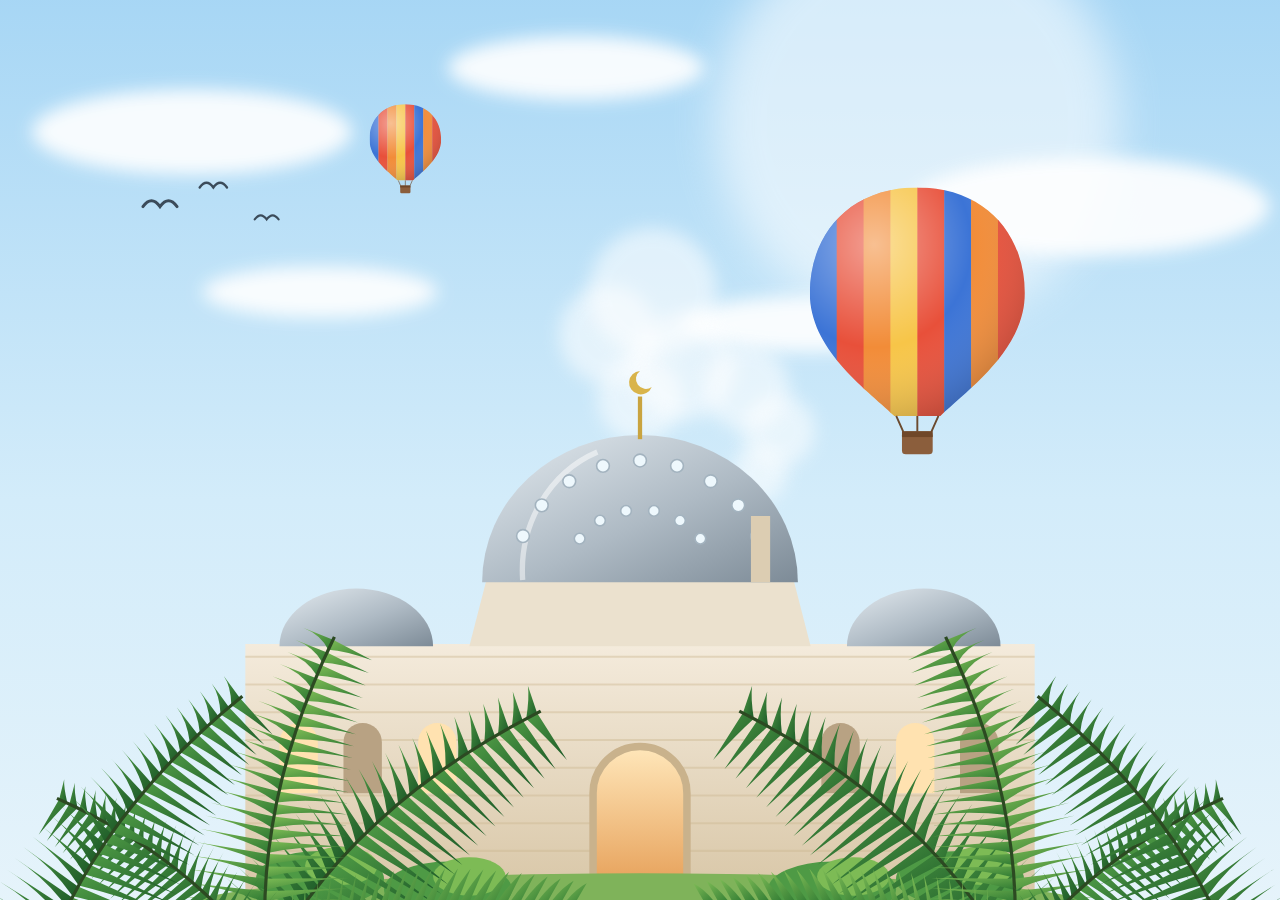
<file: tools/cover.html>
<!doctype html><html><head><meta charset="utf-8"><style>
@font-face{font-family:Oswald;font-weight:200 700;src:url(../assets/fonts/oswald-cyrillic.woff2) format('woff2');unicode-range:U+0400-045F}
@font-face{font-family:Oswald;font-weight:200 700;src:url(../assets/fonts/oswald-latin.woff2) format('woff2')}
@font-face{font-family:GV;src:url(../assets/fonts/greatvibes-cyrillic.woff2) format('woff2');unicode-range:U+0400-045F}
@font-face{font-family:GV;src:url(../assets/fonts/greatvibes-latin.woff2) format('woff2')}
@font-face{font-family:Manrope;font-weight:200 800;src:url(../assets/fonts/manrope-cyrillic.woff2) format('woff2');unicode-range:U+0400-045F}
@font-face{font-family:Manrope;font-weight:200 800;src:url(../assets/fonts/manrope-latin.woff2) format('woff2')}
html,body{margin:0;width:100%;height:100%;overflow:hidden;background:#cfe8f9}
#host,#host svg{position:absolute;inset:0;width:100%;height:100%}
.og .bal1{transform:translate(230px,150px) scale(.8)}
.t{position:absolute;left:0;right:0;top:40px;text-align:center;color:#1f1f1f}
.e{font:500 15px Manrope;letter-spacing:.36em;text-transform:uppercase;color:#4d5a66}
.h{font:300 120px/.9 Oswald;text-transform:uppercase;letter-spacing:.03em;margin-top:10px}
.s{font:400 78px/.9 GV;margin-top:-6px}
.b{display:inline-block;margin-top:16px;padding:16px 30px;border-radius:14px;background:linear-gradient(180deg,#F6E9B6,#DCC171);color:#5E4A16;font:600 15px Manrope;letter-spacing:.2em;text-transform:uppercase;box-shadow:0 14px 30px rgba(201,168,76,.38)}
</style></head><body><div id="d"></div><div id="host"></div>
<script src="art.js"></script>
<script>
document.getElementById('d').innerHTML='<svg width="0" height="0" style="position:absolute">'+DEFS+'</svg>';
var m=location.hash.slice(1);
document.getElementById('host').innerHTML=m==='int'?intArt():heroArt(m==='og'?'0 220 1200 680':'0 0 1200 900');
if(m==='og')document.body.classList.add('og');if(m==='og')document.body.insertAdjacentHTML('beforeend','<div class="t"><div class="e">Türkçe · лексика · A1–B1</div><div class="h">Хаммам</div><div class="s">по-турецки</div><div class="b">Слова · фразы · идиомы</div></div>');
</script></body></html>
</file>
